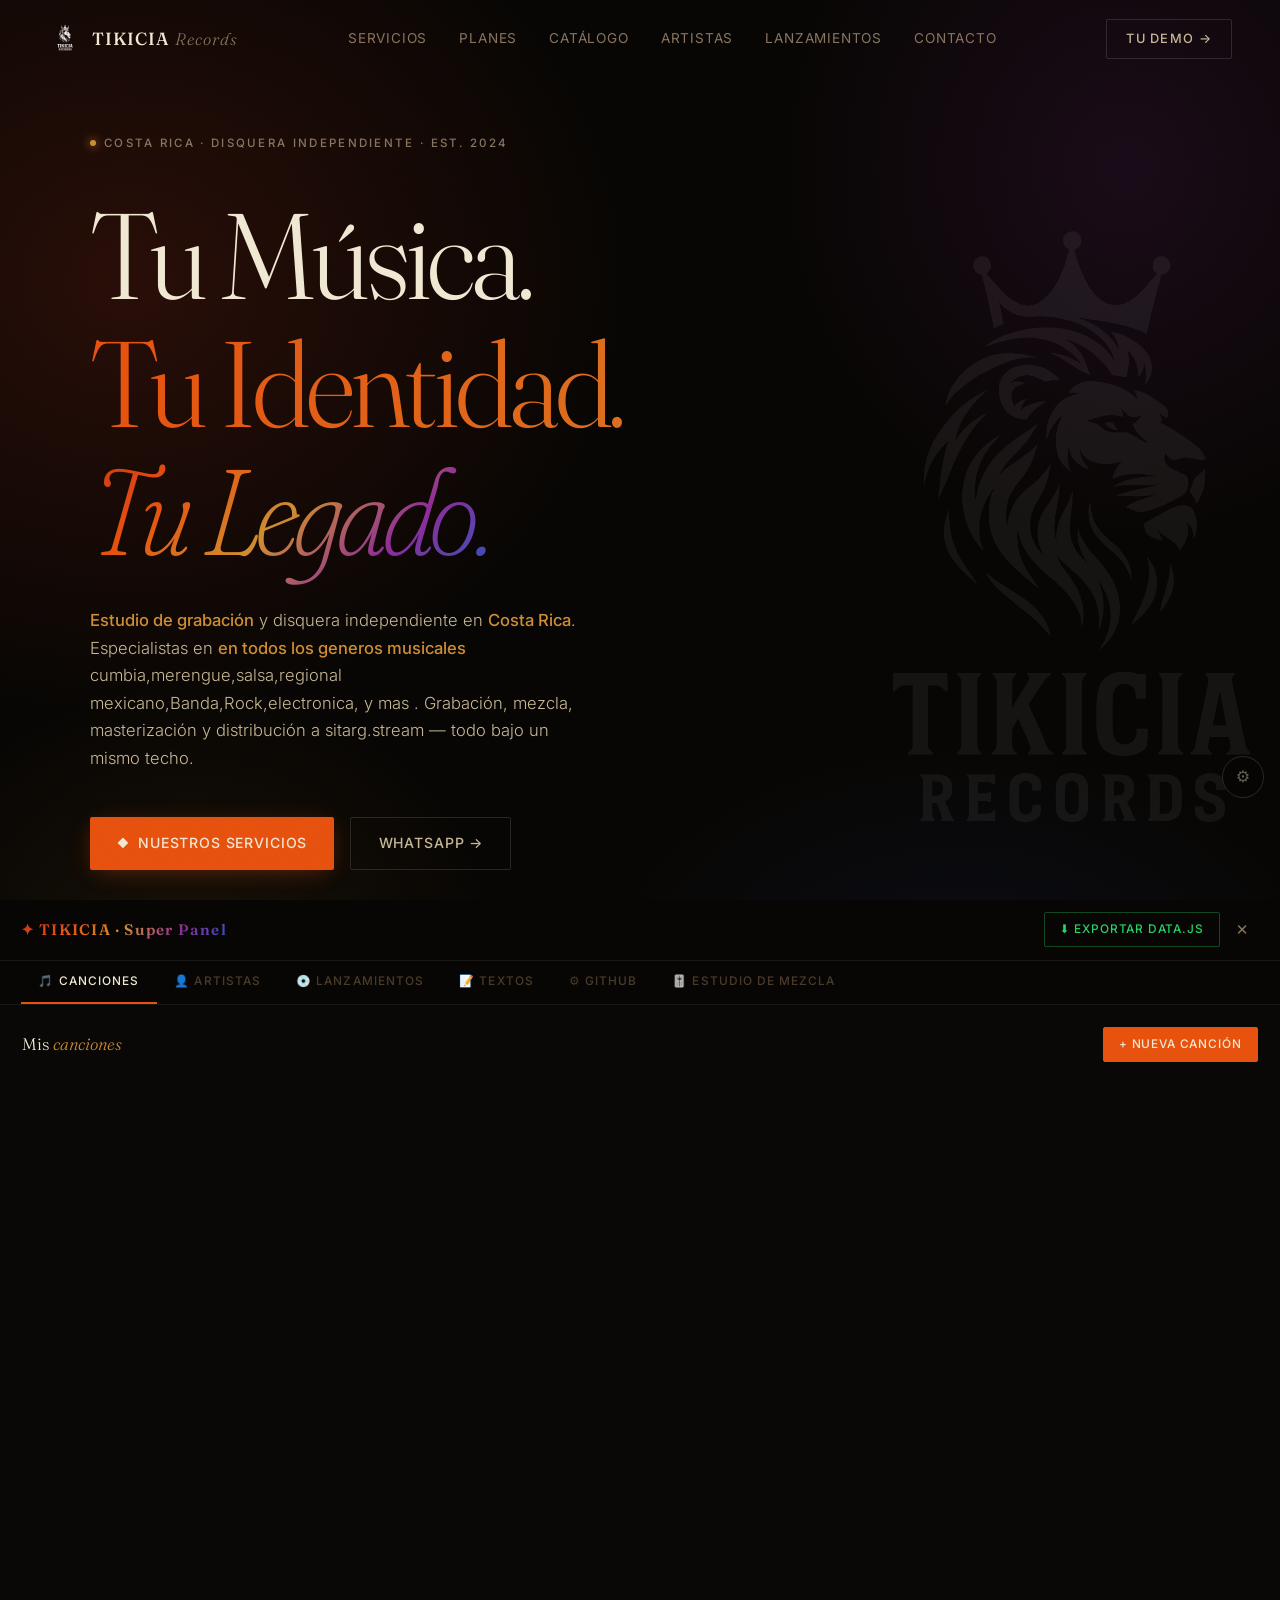
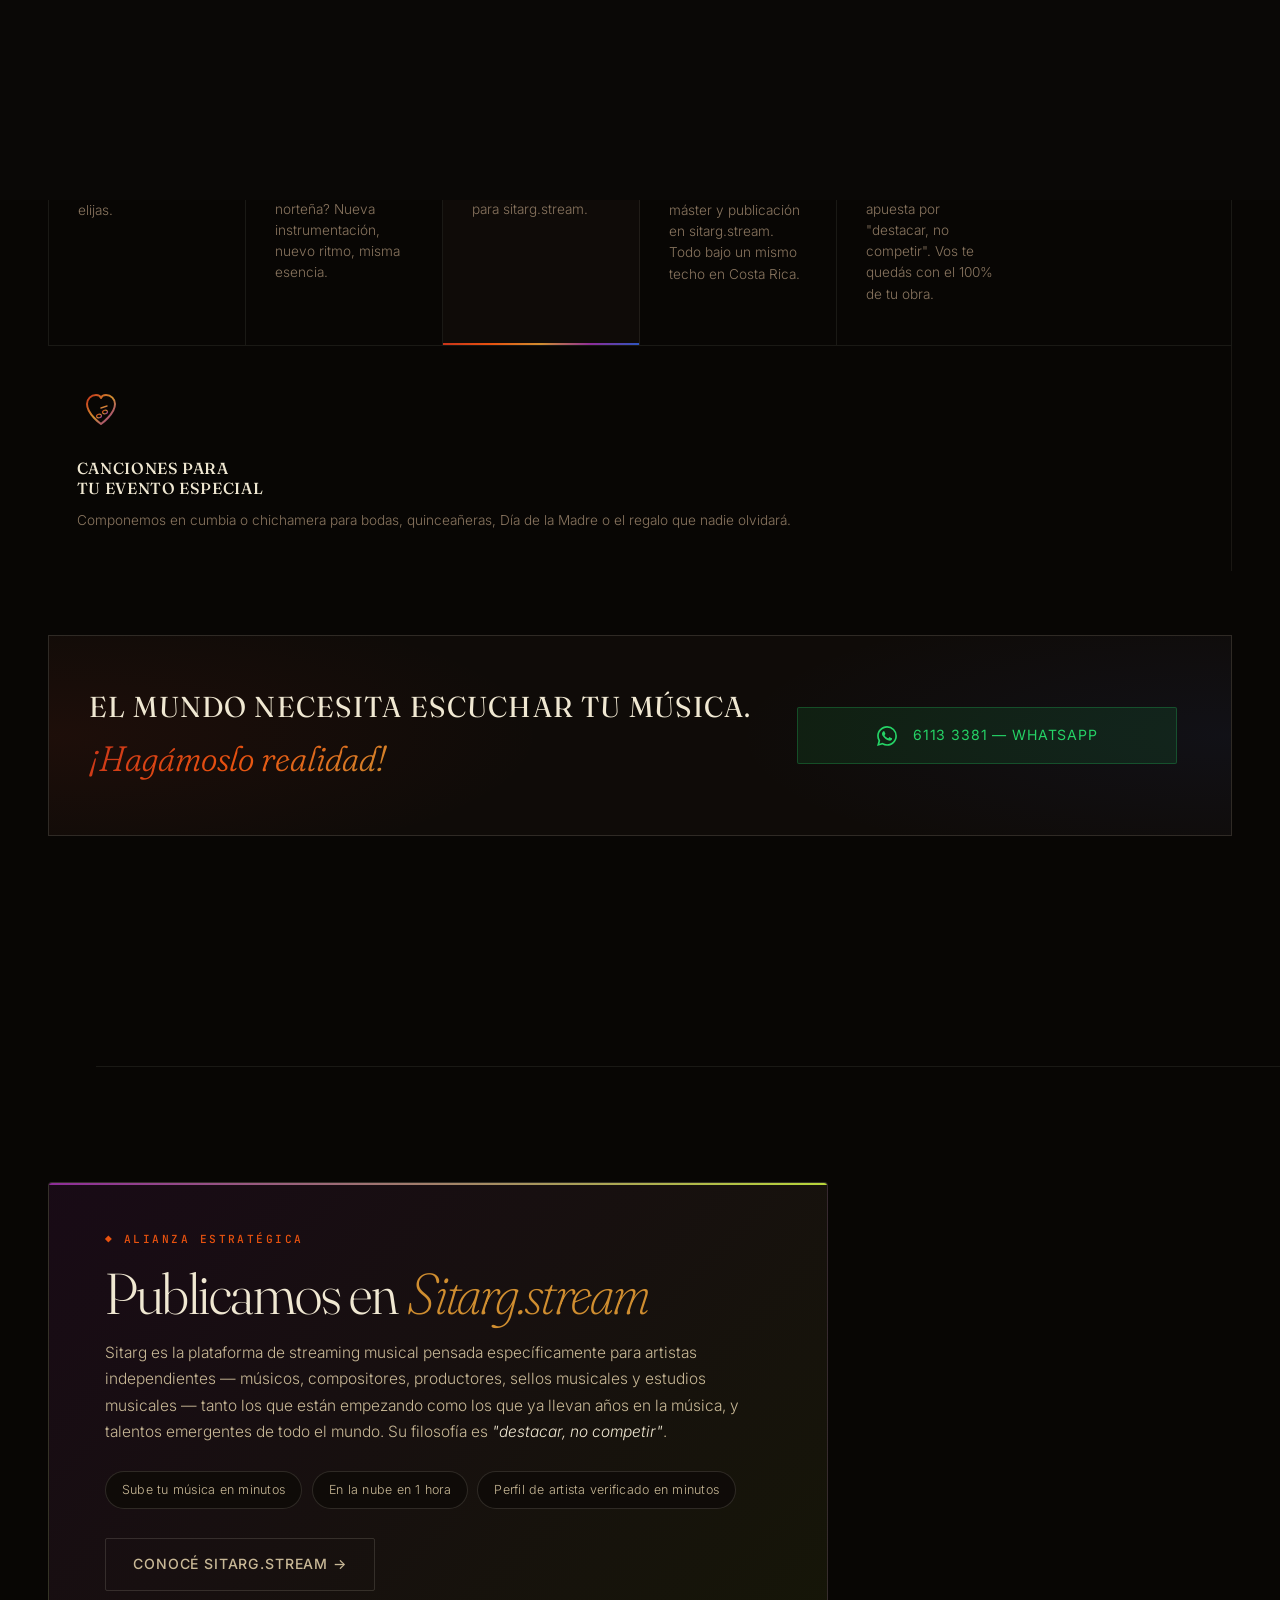
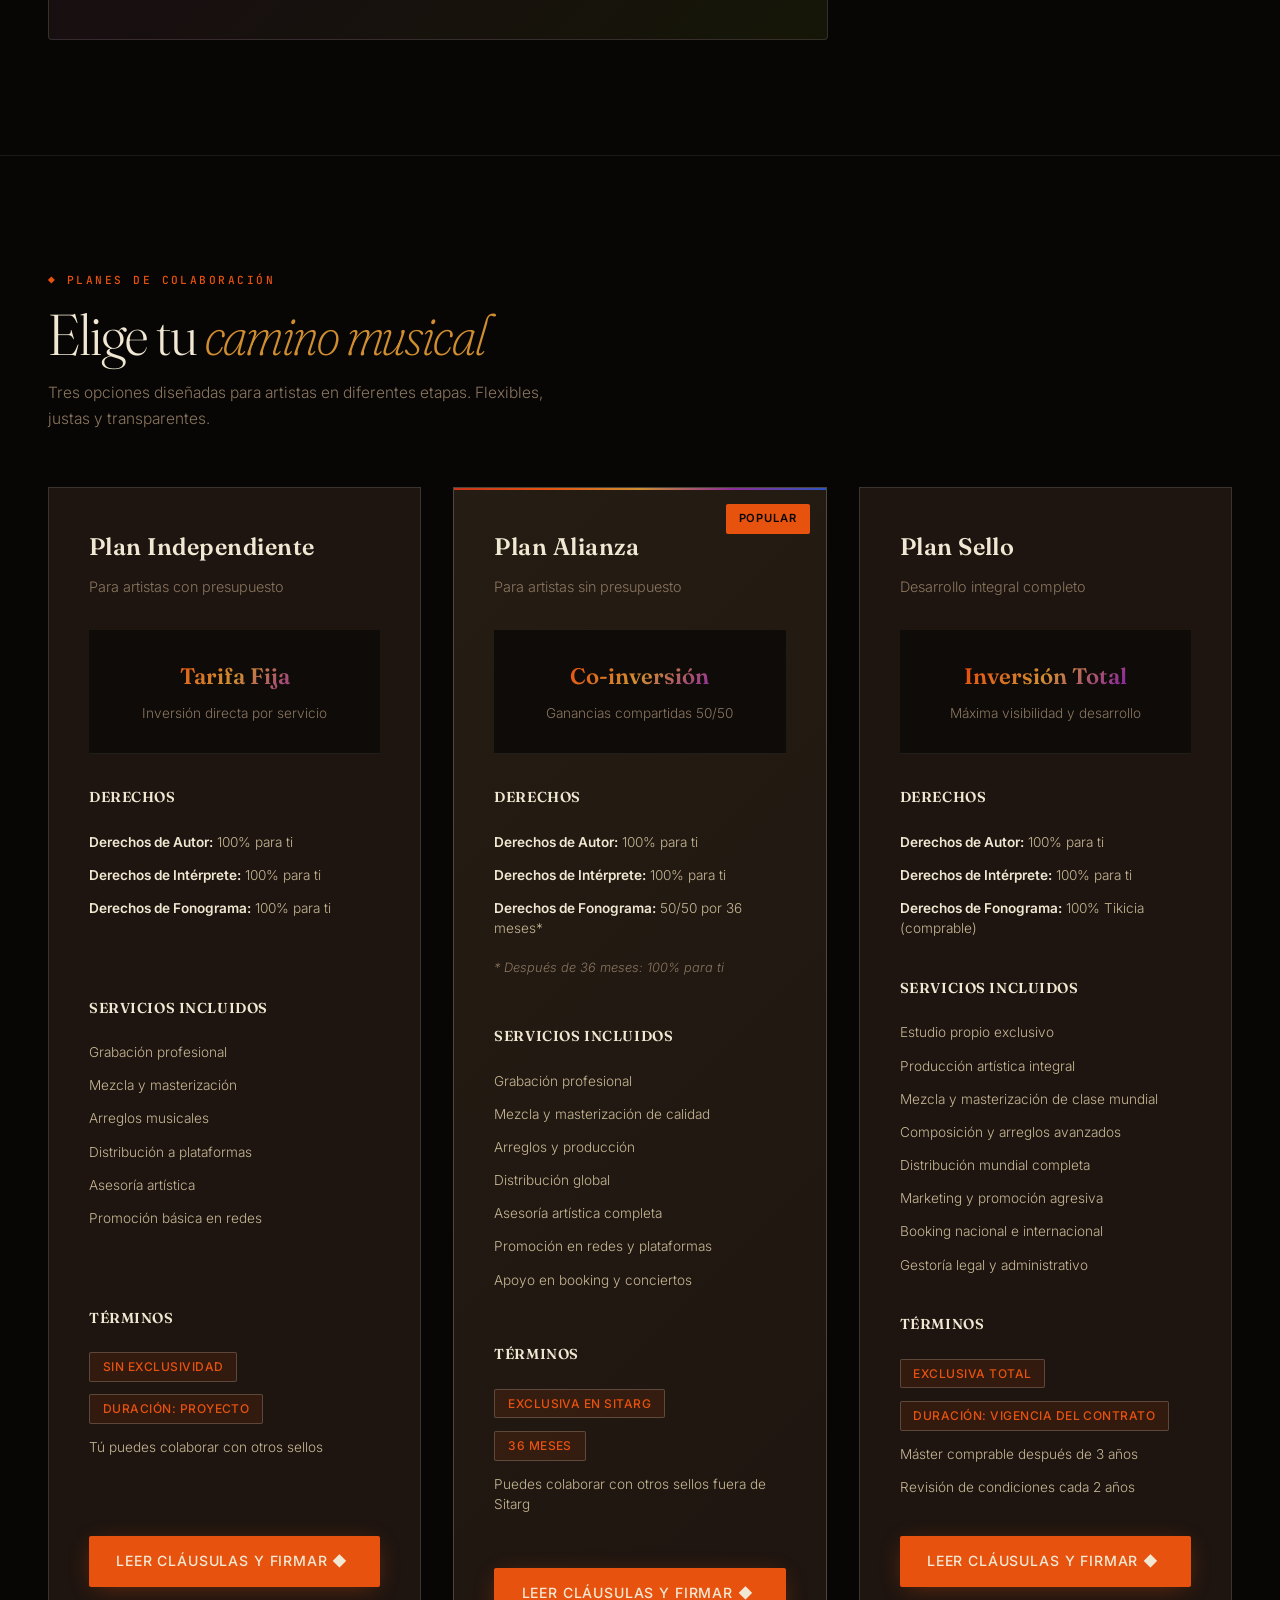
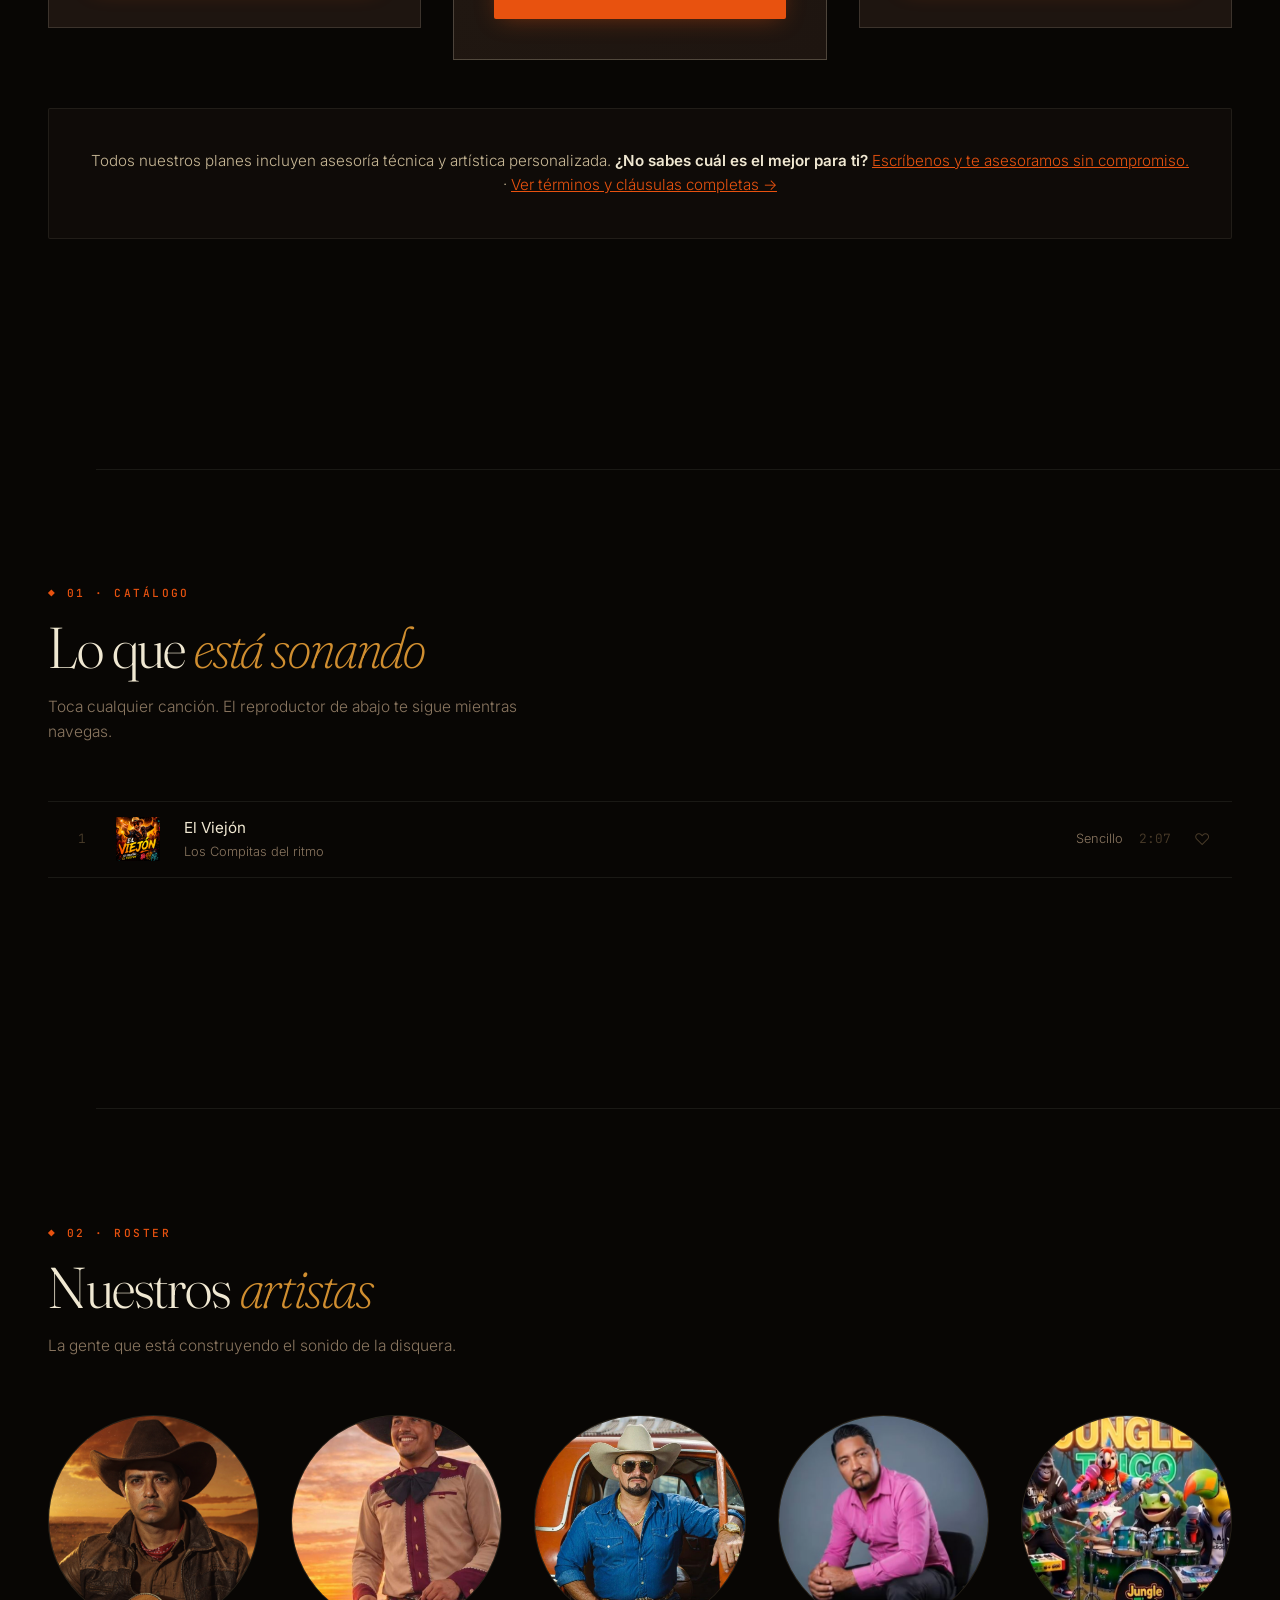
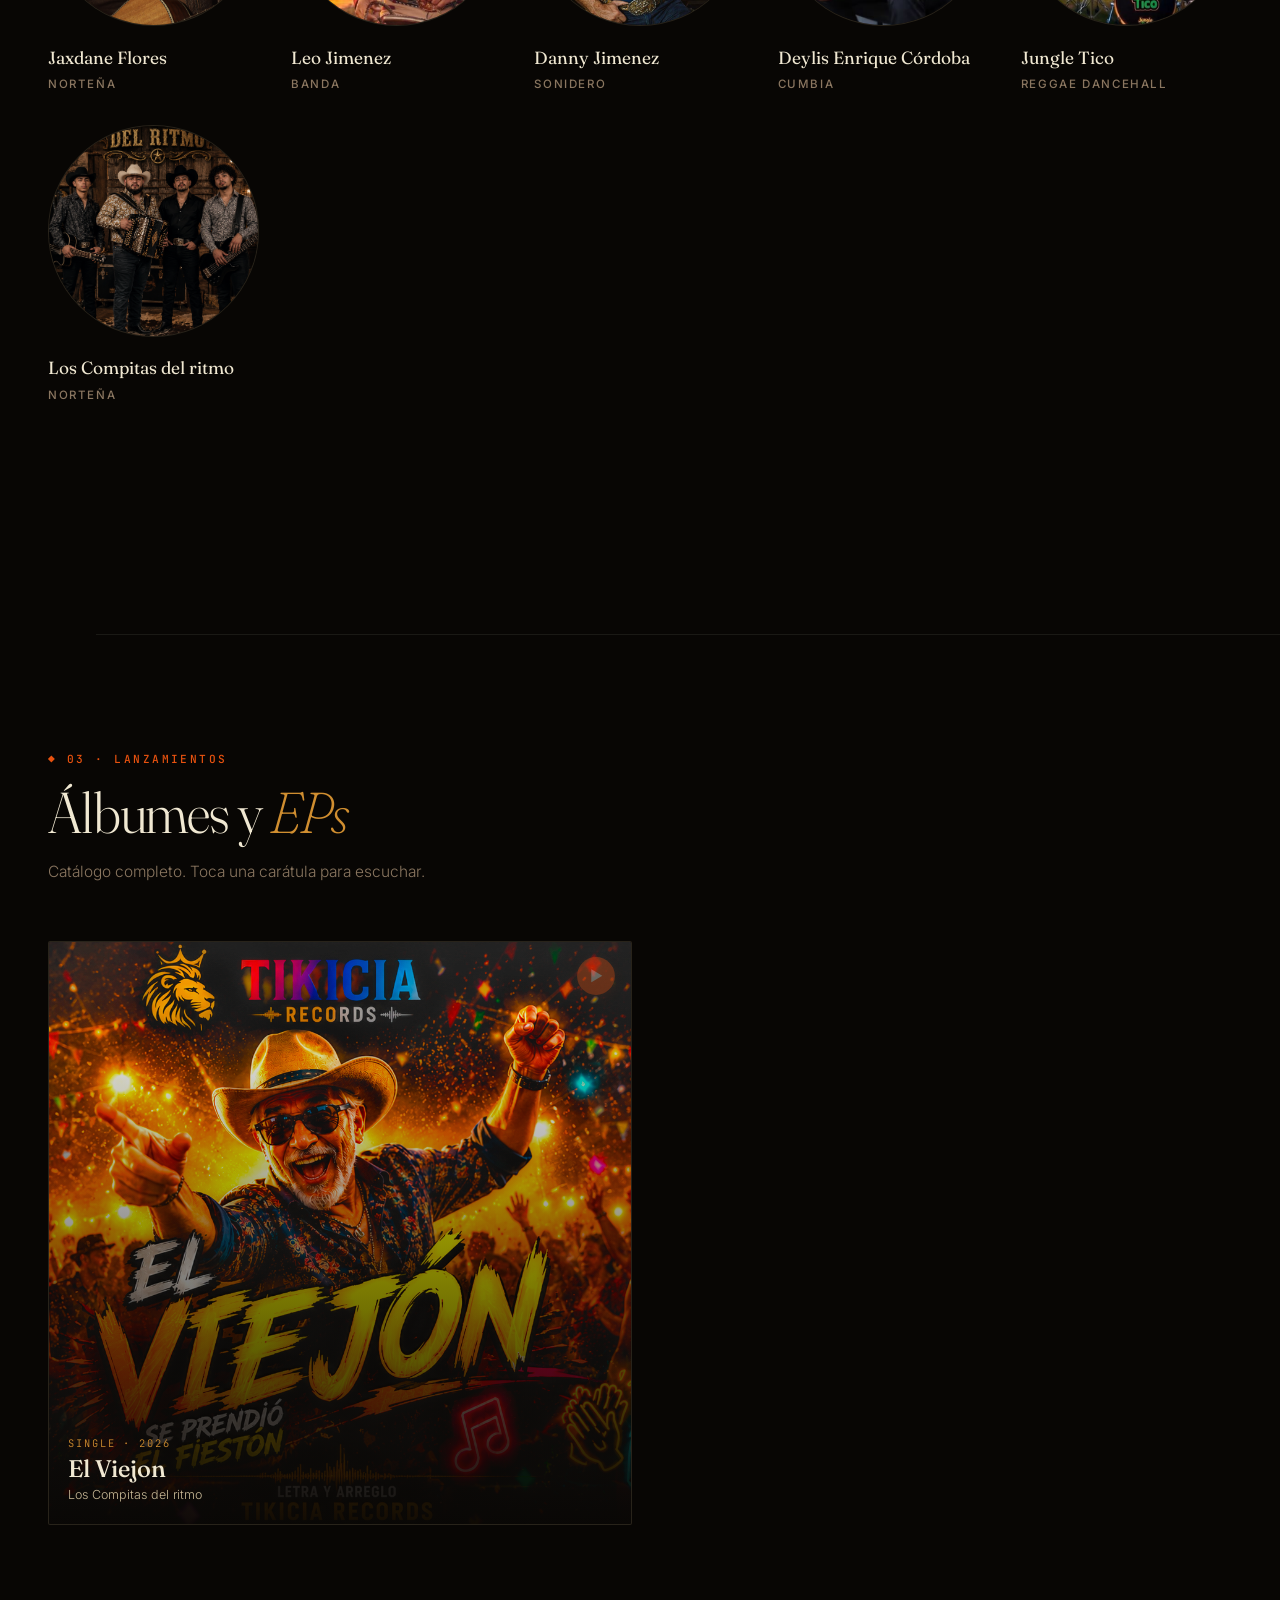
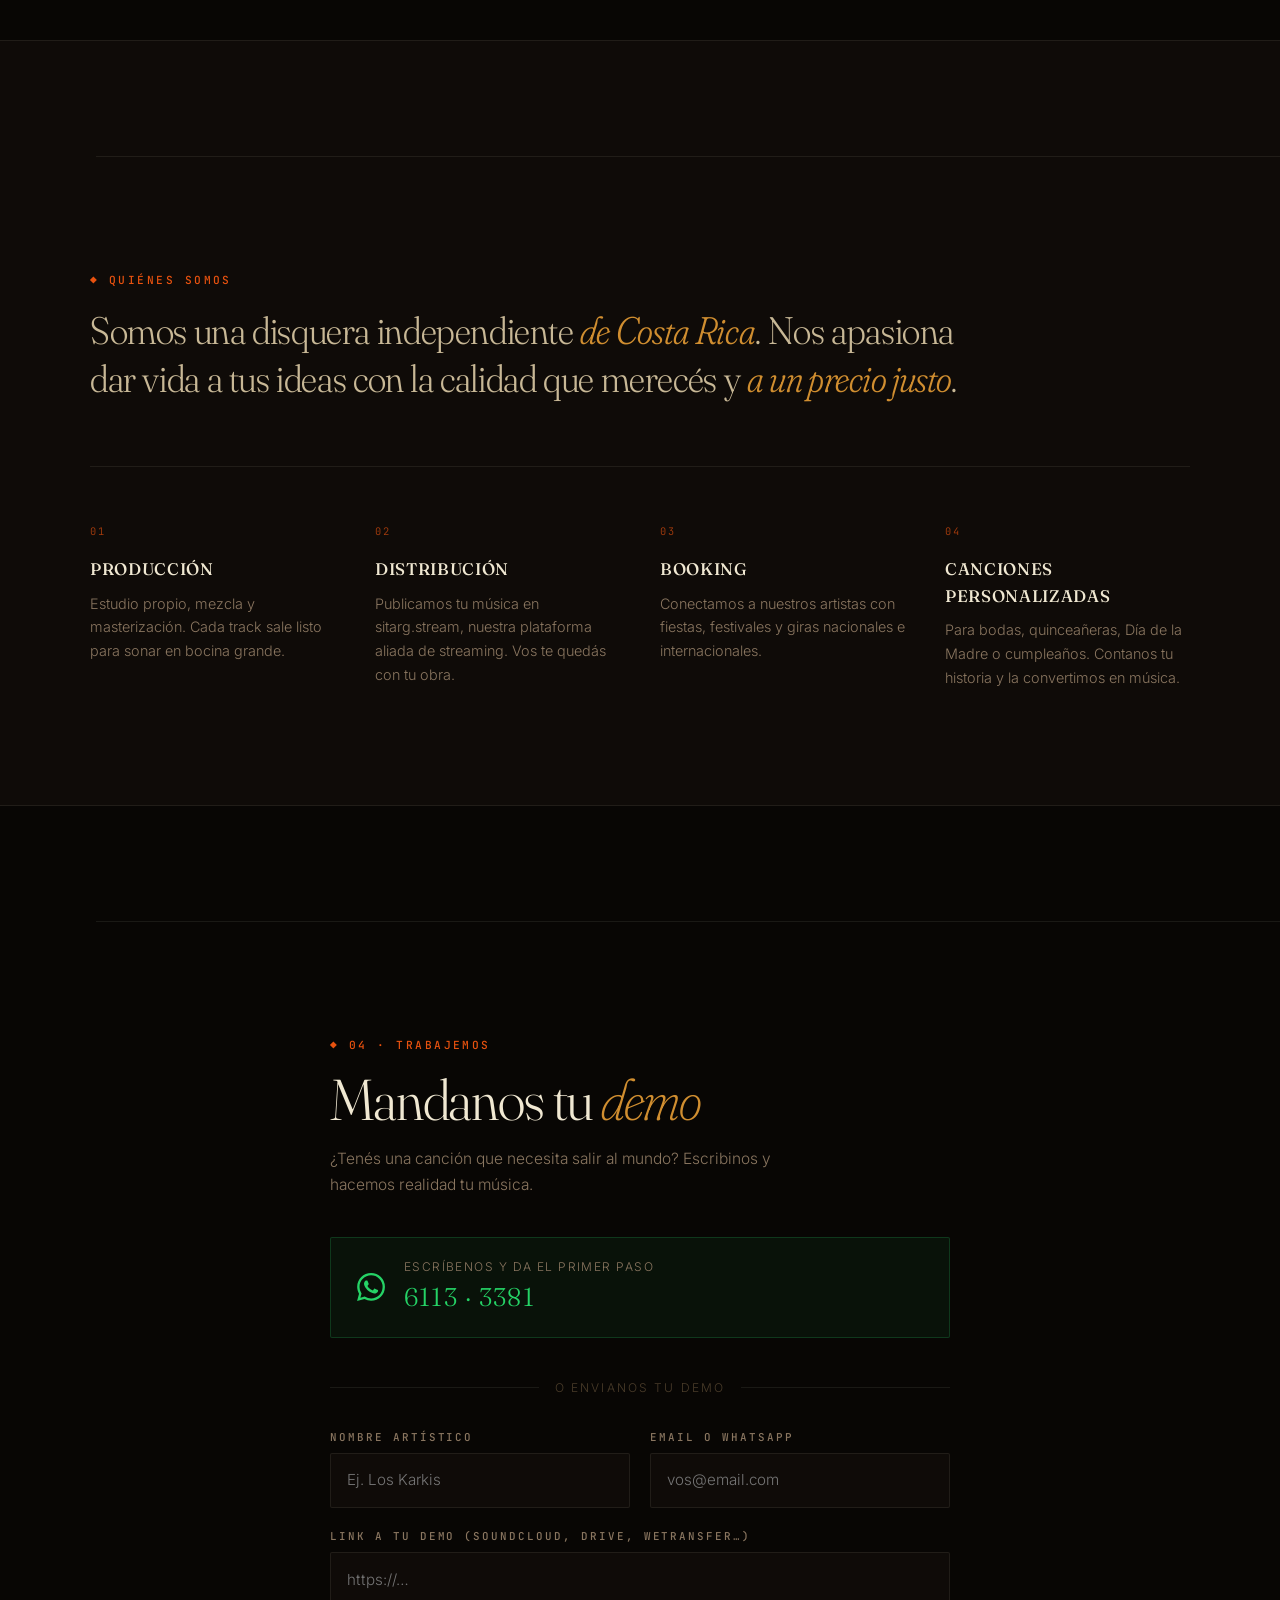
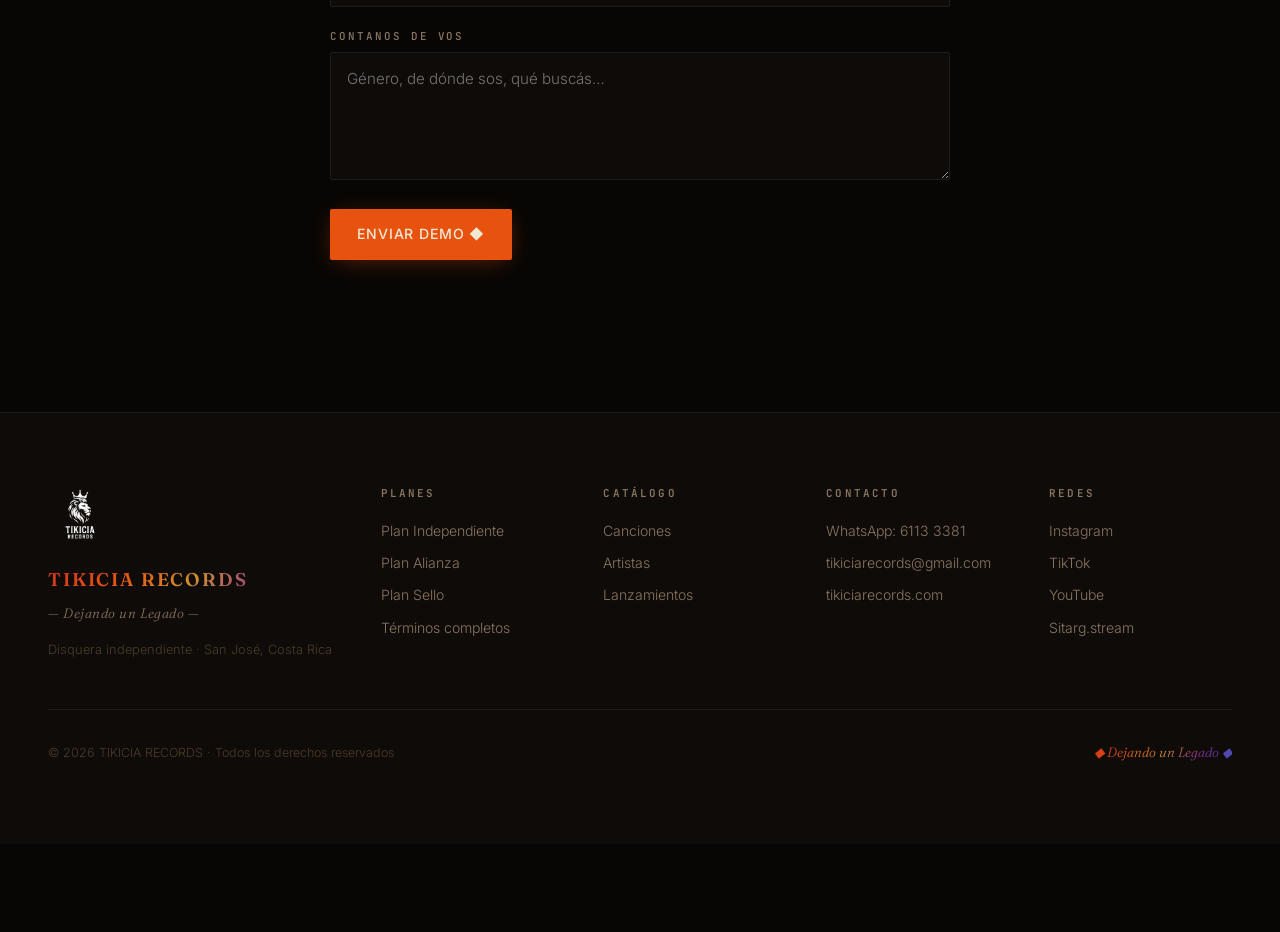
<file: index.html>
<!DOCTYPE html>
<html lang="es">
<head>
<meta charset="UTF-8" />
<meta name="viewport" content="width=device-width, initial-scale=1.0" />
<meta name="theme-color" content="#080604" />
<link rel="icon" href="assets/img/logo 1.png" type="image/png">
<link rel="apple-touch-icon" href="assets/img/logo 1.png">

<!-- ── SEO primario ── -->
<title>TIKICIA RECORDS · Estudio de Grabación en Costa Rica | Cumbia & Chichamera</title>
<meta name="description" content="Disquera independiente y estudio de grabación en Costa Rica. Especialistas en cumbia, chichamera y música fiestera tica. Grabación, mezcla, masterización y distribución a sitarg.stream. Grabá tu canción con nosotros.">
<meta name="keywords" content="estudio grabación Costa Rica, producción musical Costa Rica, cumbia Costa Rica, chichamera, música fiestera, grabar canción San José, mezcla masterización Costa Rica, distribución digital sitarg.stream Costa Rica, disquera independiente Costa Rica, canción personalizada boda quinceañera Costa Rica, arreglos musicales, cambio género musical">
<meta name="robots" content="index, follow">
<meta name="author" content="Tikicia Records">
<meta name="geo.region" content="CR">
<meta name="geo.placename" content="Costa Rica">
<link rel="canonical" href="https://grafitico.github.io/tikicia-records/">

<!-- ── Open Graph ── -->
<meta property="og:type" content="website">
<meta property="og:locale" content="es_CR">
<meta property="og:site_name" content="Tikicia Records">
<meta property="og:url" content="https://grafitico.github.io/tikicia-records/">
<meta property="og:title" content="TIKICIA RECORDS · Estudio de Grabación en Costa Rica | Cumbia & Chichamera">
<meta property="og:description" content="Disquera independiente en Costa Rica. Especialistas en cumbia, chichamera y música fiestera tica. Grabación, mezcla, masterización y distribución en sitarg.stream.">
<meta property="og:image" content="https://grafitico.github.io/tikicia-records/assets/img/logo 1.png">
<meta property="og:image:width" content="1200">
<meta property="og:image:height" content="630">
<meta property="og:image:alt" content="Tikicia Records — Disquera independiente de Costa Rica">

<!-- ── Twitter Card ── -->
<meta name="twitter:card" content="summary_large_image">
<meta name="twitter:title" content="TIKICIA RECORDS · Estudio de Grabación Costa Rica">
<meta name="twitter:description" content="Especialistas en cumbia, chichamera y música fiestera tica. Grabación, mezcla, masterización y distribución digital a sitarg.stream.">
<meta name="twitter:image" content="https://grafitico.github.io/tikicia-records/assets/img/logo 1.png">

<!-- ── Schema.org JSON-LD ── -->
<script type="application/ld+json">
{
  "@context": "https://schema.org",
  "@graph": [
    {
      "@type": ["LocalBusiness", "MusicGroup"],
      "@id": "https://grafitico.github.io/tikicia-records/#business",
      "name": "Tikicia Records",
      "alternateName": "Tikicia Records CR",
      "description": "Disquera independiente y estudio de grabación en Costa Rica. Especialistas en cumbia, chichamera y música fiestera tica.",
      "url": "https://grafitico.github.io/tikicia-records/",
      "logo": "https://grafitico.github.io/tikicia-records/assets/img/logo 1.png",
      "image": "https://grafitico.github.io/tikicia-records/assets/img/logo 1.png",
      "telephone": "+50661133381",
      "priceRange": "$$",
      "foundingDate": "2024",
      "address": {
        "@type": "PostalAddress",
        "addressCountry": "CR",
        "addressRegion": "San José",
        "addressLocality": "Costa Rica"
      },
      "areaServed": { "@type": "Country", "name": "Costa Rica" },
      "genre": ["Cumbia", "Chichamera", "Música Fiestera", "Tropical", "Norteño", "Sonidero"],
      "knowsAbout": [
        "Producción musical Costa Rica",
        "Grabación de música",
        "Mezcla y masterización",
        "Composición musical",
        "Cumbia costarricense",
        "Chichamera",
        "Música fiestera",
        "Distribución digital en Sitarg.stream"
      ],
      "hasOfferCatalog": {
        "@type": "OfferCatalog",
        "name": "Servicios de Producción Musical en Costa Rica",
        "itemListElement": [
          { "@type": "Offer", "itemOffered": { "@type": "Service", "name": "Composición Musical Original", "description": "Composición de canciones originales en cumbia, chichamera, norteña y géneros tropicales costarricenses. Canciones personalizadas para bodas, quinceañeras y Día de la Madre." } },
          { "@type": "Offer", "itemOffered": { "@type": "Service", "name": "Arreglos y Cambio de Género Musical", "description": "Arreglos musicales y conversión de canciones entre géneros: cumbia, chichamera, norteña, sonidero y tropical costarricense." } },
          { "@type": "Offer", "itemOffered": { "@type": "Service", "name": "Grabación, Mezcla y Masterización", "description": "Grabación profesional en estudio en San José, Costa Rica. Mezcla y masterización lista para sitarg.stream." } },
          { "@type": "Offer", "itemOffered": { "@type": "Service", "name": "Producción Musical Completa Costa Rica", "description": "Producción musical completa desde la idea hasta el lanzamiento: composición, grabación, mezcla, masterización y distribución en sitarg.stream." } },
          { "@type": "Offer", "itemOffered": { "@type": "Service", "name": "Distribución en Sitarg.stream", "description": "Publicamos tu música en sitarg.stream, la plataforma de streaming aliada de Tikicia Records para artistas independientes. El artista retiene el 100% de sus derechos." } },
          { "@type": "Offer", "itemOffered": { "@type": "Service", "name": "Canciones Personalizadas para Eventos", "description": "Canciones originales en cumbia o chichamera para bodas, quinceañeras, Día de la Madre y eventos especiales en Costa Rica." } }
        ]
      },
      "contactPoint": {
        "@type": "ContactPoint",
        "telephone": "+50661133381",
        "contactType": "customer service",
        "availableLanguage": "Spanish"
      }
    }
  ]
}
</script>

<!-- Fonts -->
<link rel="preconnect" href="https://fonts.googleapis.com">
<link rel="preconnect" href="https://fonts.gstatic.com" crossorigin>
<link href="https://fonts.googleapis.com/css2?family=Fraunces:ital,opsz,wght,SOFT@0,9..144,200..900,0..100;1,9..144,200..900,0..100&family=Inter:wght@300;400;500;600&family=JetBrains+Mono:wght@400;500&display=swap" rel="stylesheet">

<link rel="stylesheet" href="styles.css?v=20260913a">
<link rel="preconnect" href="https://api.github.com">
</head>
<body>

<!-- ============================================================
     SPLASH
============================================================ -->
<div class="splash" id="splash">
  <div class="splash-inner">
    <div class="splash-logo-wrap">
      <img src="assets/img/logo 1.png" alt="TIKICIA RECORDS" class="splash-logo-img"
           onerror="this.style.display='none';this.nextElementSibling.style.display='flex'">
      <div class="splash-logo-svg" style="display:none">
        <svg viewBox="0 0 80 80" xmlns="http://www.w3.org/2000/svg" width="80" height="80">
          <defs>
            <linearGradient id="splashGrad" x1="0" y1="0" x2="0" y2="1">
              <stop offset="0%"   stop-color="#c8341a"/>
              <stop offset="30%"  stop-color="#e8820f"/>
              <stop offset="60%"  stop-color="#d08e30"/>
              <stop offset="85%"  stop-color="#8e2d9a"/>
              <stop offset="100%" stop-color="#2c56c0"/>
            </linearGradient>
          </defs>
          <text x="40" y="64" text-anchor="middle" font-size="70" fill="url(#splashGrad)">♛</text>
        </svg>
      </div>
    </div>
    <div class="splash-wordmark">
      <span class="splash-tikicia">TIKICIA</span>
      <span class="splash-records">RECORDS</span>
    </div>
    <span class="splash-tagline">— Dejando un Legado —</span>
    <div class="splash-bar"><span></span></div>
  </div>
</div>

<!-- ============================================================
     NAV
============================================================ -->
<header class="nav" id="nav">
  <a href="#" class="nav-brand">
    <img src="assets/img/logo 1.png" alt="TIKICIA" class="nav-logo-img"
         onerror="this.style.display='none';this.nextElementSibling.style.display='inline'">
    <span class="nav-logo-fallback" style="display:none">♛</span>
    <span class="nav-name">TIKICIA <em>Records</em></span>
  </a>
  <nav class="nav-links">
    <a href="#servicios">Servicios</a>
    <a href="#planes">Planes</a>
    <a href="#catalogo">Catálogo</a>
    <a href="#artistas">Artistas</a>
    <a href="#releases">Lanzamientos</a>
    <a href="#contacto">Contacto</a>
  </nav>
  <a href="#contacto" class="nav-cta">Tu Demo →</a>
  <button class="nav-hamburger" id="navHamburger" aria-label="Abrir menú" aria-expanded="false">
    <span></span><span></span><span></span>
  </button>
</header>

<!-- Mobile nav overlay -->
<div class="nav-mobile" id="navMobile" aria-hidden="true">
  <nav class="nav-mobile-links">
    <a href="#servicios">Servicios</a>
    <a href="#planes">Planes</a>
    <a href="#catalogo">Catálogo</a>
    <a href="#artistas">Artistas</a>
    <a href="#releases">Lanzamientos</a>
    <a href="#contacto">Contacto</a>
  </nav>
  <a href="#contacto" class="btn btn-primary nav-mobile-cta">Tu Demo →</a>
</div>

<!-- ============================================================
     HERO
============================================================ -->
<section class="hero">
  <div class="hero-grain"></div>
  <div class="hero-glow"></div>

  <div class="hero-inner">
    <div class="hero-meta reveal-line">
      <span class="dot"></span>
      <span data-ck="hero.kicker">Costa Rica · Disquera Independiente · Est. 2024</span>
    </div>

    <h1 class="hero-title">
      <span class="reveal-line" data-ck="hero.title1">Tu Música.</span>
      <span class="reveal-line hero-line-2" data-ck="hero.title2">Tu Historia.</span>
      <span class="reveal-line hero-line-3" data-ck="hero.title3"><em>Nuestro Trabajo.</em></span>
    </h1>

    <p class="hero-sub reveal-line" data-ck="hero.sub">
      <strong>Estudio de grabación</strong> y disquera independiente en <strong>Costa Rica</strong>.
      Especialistas en <strong>cumbia, chichamera</strong> y música fiestera tica.
      Grabación, mezcla, masterización y distribución a sitarg.stream — todo bajo un mismo techo.
    </p>

    <div class="hero-actions reveal-line">
      <a href="#servicios" class="btn btn-primary">
        <span class="btn-icon">◆</span>
        <span data-ck="hero.ctaPrimary">Nuestros servicios</span>
      </a>
      <a href="#contacto" class="btn btn-ghost">
        <span data-ck="hero.ctaSecondary">WhatsApp →</span>
      </a>
    </div>

    <div class="hero-stats reveal-line">
      <div class="stat">
        <span class="stat-num" data-count-to="12">0</span>
        <span class="stat-label">Artistas</span>
      </div>
      <div class="stat-divider">◆</div>
      <div class="stat">
        <span class="stat-num" data-count-to="48">0</span>
        <span class="stat-label">Lanzamientos</span>
      </div>
      <div class="stat-divider">◆</div>
      <div class="stat">
        <span class="stat-num" data-count-to="2.4">0</span>
        <span class="stat-label">M Streams</span>
      </div>
    </div>
  </div>

  <!-- Hero logo decoration (large, faded) -->
  <div class="hero-deco-logo" aria-hidden="true">
    <img src="assets/img/logo 1.png" alt=""
         onerror="this.style.display='none'">
  </div>

  <div class="hero-scroll-hint">
    <span class="scroll-line"></span>
    <span>Desliza</span>
  </div>
</section>

<!-- ============================================================
     MARQUEE
============================================================ -->
<div class="marquee" aria-hidden="true">
  <div class="marquee-track">
    <span>◆ NORTEÑO</span><span>◆ CUMBIA</span><span>◆ REGGAE</span>
    <span>◆ ELECTRÓNICA</span><span>◆ ROCK</span><span>◆ BACHATA</span>
    <span>◆ MERENGUE</span><span>◆ SALSA</span><span>◆ BANDA</span>
    <span>◆ DURANGUENSE</span><span>◆ RANCHERA</span><span>◆ MARIACHEÑO</span>
    <span>◆ TRAP</span>
    <span>◆ NORTEÑO</span><span>◆ CUMBIA</span><span>◆ REGGAE</span>
    <span>◆ ELECTRÓNICA</span><span>◆ ROCK</span><span>◆ BACHATA</span>
    <span>◆ MERENGUE</span><span>◆ SALSA</span><span>◆ BANDA</span>
    <span>◆ DURANGUENSE</span><span>◆ RANCHERA</span><span>◆ MARIACHEÑO</span>
    <span>◆ TRAP</span>
  </div>
</div>

<!-- ============================================================
     SERVICES
============================================================ -->
<section class="section services" id="servicios">
  <div class="section-head">
    <p class="kicker" data-ck="services.kicker">◆ Lo que hacemos</p>
    <h2 class="section-title" data-ck="services.title">Transformamos tu <em>idea en un éxito</em></h2>
    <p class="section-sub" data-ck="services.sub">
      Estudio de grabación en <strong>Costa Rica</strong> especializado en cumbia, chichamera y música fiestera.
      Tanto si estás empezando como si ya tenés camino recorrido, aquí creamos tu identidad musical.
    </p>
  </div>

  <div class="services-grid">
    <div class="service-card io-reveal">
      <div class="service-icon-wrap">
        <svg viewBox="0 0 48 48" fill="none" xmlns="http://www.w3.org/2000/svg" class="service-icon">
          <defs><linearGradient id="sg1" x1="0" y1="0" x2="1" y2="1"><stop stop-color="#c8341a"/><stop offset="1" stop-color="#e8820f"/></linearGradient></defs>
          <rect x="8" y="6" width="22" height="28" rx="3" stroke="url(#sg1)" stroke-width="2"/>
          <line x1="13" y1="14" x2="25" y2="14" stroke="url(#sg1)" stroke-width="2" stroke-linecap="round"/>
          <line x1="13" y1="20" x2="25" y2="20" stroke="url(#sg1)" stroke-width="2" stroke-linecap="round"/>
          <line x1="13" y1="26" x2="20" y2="26" stroke="url(#sg1)" stroke-width="2" stroke-linecap="round"/>
          <circle cx="34" cy="36" r="6" stroke="url(#sg1)" stroke-width="2"/>
          <line x1="34" y1="30" x2="34" y2="24" stroke="url(#sg1)" stroke-width="2" stroke-linecap="round"/>
          <line x1="30" y1="27" x2="34" y2="24" stroke="url(#sg1)" stroke-width="1.5" stroke-linecap="round"/>
        </svg>
      </div>
      <h3 class="service-title" data-ck="services.card1.title">Composición<br>desde cero</h3>
      <p class="service-desc" data-ck="services.card1.desc">Letra y música 100% originales en cumbia, chichamera, norteña o el género que elijas.</p>
    </div>

    <div class="service-card io-reveal">
      <div class="service-icon-wrap">
        <svg viewBox="0 0 48 48" fill="none" xmlns="http://www.w3.org/2000/svg" class="service-icon">
          <defs><linearGradient id="sg2" x1="0" y1="0" x2="1" y2="1"><stop stop-color="#e8820f"/><stop offset="1" stop-color="#d08e30"/></linearGradient></defs>
          <path d="M24 8 C14 8 8 16 8 24 C8 32 14 40 24 40" stroke="url(#sg2)" stroke-width="2" stroke-linecap="round" fill="none"/>
          <path d="M24 8 C34 8 40 16 40 24 C40 32 34 40 24 40" stroke="url(#sg2)" stroke-width="2" stroke-linecap="round" fill="none" stroke-dasharray="4 3"/>
          <polyline points="20,4 24,8 20,12" stroke="url(#sg2)" stroke-width="2" stroke-linecap="round" stroke-linejoin="round" fill="none"/>
          <polyline points="28,36 24,40 28,44" stroke="url(#sg2)" stroke-width="2" stroke-linecap="round" stroke-linejoin="round" fill="none"/>
        </svg>
      </div>
      <h3 class="service-title" data-ck="services.card2.title">Arreglos y<br>cambios de género</h3>
      <p class="service-desc" data-ck="services.card2.desc">¿Querés convertir tu canción a cumbia, chichamera o norteña? Nueva instrumentación, nuevo ritmo, misma esencia.</p>
    </div>

    <div class="service-card io-reveal service-card--featured">
      <div class="service-icon-wrap">
        <svg viewBox="0 0 48 48" fill="none" xmlns="http://www.w3.org/2000/svg" class="service-icon">
          <defs><linearGradient id="sg3" x1="0" y1="0" x2="0" y2="1"><stop stop-color="#d08e30"/><stop offset="1" stop-color="#8e2d9a"/></linearGradient></defs>
          <ellipse cx="24" cy="16" rx="8" ry="12" stroke="url(#sg3)" stroke-width="2"/>
          <path d="M10 28 C10 28 14 36 24 36 C34 36 38 28 38 28" stroke="url(#sg3)" stroke-width="2" stroke-linecap="round" fill="none"/>
          <line x1="24" y1="36" x2="24" y2="42" stroke="url(#sg3)" stroke-width="2" stroke-linecap="round"/>
          <line x1="18" y1="42" x2="30" y2="42" stroke="url(#sg3)" stroke-width="2" stroke-linecap="round"/>
        </svg>
      </div>
      <h3 class="service-title" data-ck="services.card3.title">Grabación,<br>mezcla y máster</h3>
      <p class="service-desc" data-ck="services.card3.desc">Grabación profesional en San José, Costa Rica. Tu canción lista para sitarg.stream.</p>
    </div>

    <div class="service-card io-reveal">
      <div class="service-icon-wrap">
        <svg viewBox="0 0 48 48" fill="none" xmlns="http://www.w3.org/2000/svg" class="service-icon">
          <defs><linearGradient id="sg4" x1="0" y1="0" x2="1" y2="1"><stop stop-color="#8e2d9a"/><stop offset="1" stop-color="#2c56c0"/></linearGradient></defs>
          <line x1="12" y1="36" x2="12" y2="22" stroke="url(#sg4)" stroke-width="2.5" stroke-linecap="round"/>
          <line x1="20" y1="36" x2="20" y2="14" stroke="url(#sg4)" stroke-width="2.5" stroke-linecap="round"/>
          <line x1="28" y1="36" x2="28" y2="20" stroke="url(#sg4)" stroke-width="2.5" stroke-linecap="round"/>
          <line x1="36" y1="36" x2="36" y2="10" stroke="url(#sg4)" stroke-width="2.5" stroke-linecap="round"/>
          <circle cx="12" cy="19" r="3" fill="url(#sg4)"/>
          <circle cx="20" cy="11" r="3" fill="url(#sg4)"/>
          <circle cx="28" cy="17" r="3" fill="url(#sg4)"/>
          <circle cx="36" cy="7" r="3" fill="url(#sg4)"/>
        </svg>
      </div>
      <h3 class="service-title" data-ck="services.card4.title">Producción<br>completa</h3>
      <p class="service-desc" data-ck="services.card4.desc">De la idea al lanzamiento: composición, grabación, mezcla, máster y publicación en sitarg.stream. Todo bajo un mismo techo en Costa Rica.</p>
    </div>

    <div class="service-card io-reveal">
      <div class="service-icon-wrap">
        <svg viewBox="0 0 48 48" fill="none" xmlns="http://www.w3.org/2000/svg" class="service-icon">
          <defs><linearGradient id="sg5" x1="0" y1="0" x2="1" y2="1"><stop stop-color="#2c56c0"/><stop offset="1" stop-color="#c8341a"/></linearGradient></defs>
          <circle cx="24" cy="24" r="16" stroke="url(#sg5)" stroke-width="2"/>
          <ellipse cx="24" cy="24" rx="6" ry="16" stroke="url(#sg5)" stroke-width="1.5"/>
          <line x1="8" y1="18" x2="40" y2="18" stroke="url(#sg5)" stroke-width="1.5"/>
          <line x1="8" y1="30" x2="40" y2="30" stroke="url(#sg5)" stroke-width="1.5"/>
        </svg>
      </div>
      <h3 class="service-title" data-ck="services.card5.title">Alianza<br>con Sitarg.stream</h3>
      <p class="service-desc" data-ck="services.card5.desc">Publicamos tu música en sitarg.stream, la plataforma que apuesta por "destacar, no competir". Vos te quedás con el 100% de tu obra.</p>
    </div>
  </div>

    <!-- 6. Canciones personalizadas para eventos -->
    <div class="service-card io-reveal">
      <div class="service-icon-wrap">
        <svg viewBox="0 0 48 48" fill="none" xmlns="http://www.w3.org/2000/svg" class="service-icon">
          <defs><linearGradient id="sg6" x1="0" y1="0" x2="1" y2="1"><stop stop-color="#c8341a"/><stop offset="0.5" stop-color="#d08e30"/><stop offset="1" stop-color="#8e2d9a"/></linearGradient></defs>
          <!-- Corazón con nota musical -->
          <path d="M24 38 C24 38 10 28 10 18 C10 13 14 9 19 9 C21.5 9 23.5 10.5 24 12 C24.5 10.5 26.5 9 29 9 C34 9 38 13 38 18 C38 28 24 38 24 38Z" stroke="url(#sg6)" stroke-width="2" fill="none" stroke-linejoin="round"/>
          <!-- Nota musical pequeña dentro del corazón -->
          <line x1="24" y1="22" x2="24" y2="30" stroke="url(#sg6)" stroke-width="1.5" stroke-linecap="round"/>
          <line x1="24" y1="22" x2="30" y2="20" stroke="url(#sg6)" stroke-width="1.5" stroke-linecap="round"/>
          <line x1="30" y1="20" x2="30" y2="26" stroke="url(#sg6)" stroke-width="1.5" stroke-linecap="round"/>
          <ellipse cx="22" cy="30" rx="2.5" ry="1.8" stroke="url(#sg6)" stroke-width="1.2" transform="rotate(-15 22 30)"/>
          <ellipse cx="28" cy="26" rx="2.5" ry="1.8" stroke="url(#sg6)" stroke-width="1.2" transform="rotate(-15 28 26)"/>
        </svg>
      </div>
      <h3 class="service-title" data-ck="services.card6.title">Canciones para<br>tu evento especial</h3>
      <p class="service-desc" data-ck="services.card6.desc">Componemos en cumbia o chichamera para bodas, quinceañeras, Día de la Madre o el regalo que nadie olvidará.</p>
    </div>

  <!-- CTA Banner -->
  <div class="services-cta io-reveal">
    <div class="services-cta-text">
      <p class="services-cta-headline" data-ck="services.ctaHeadline">El mundo necesita escuchar tu música.</p>
      <p class="services-cta-sub" data-ck="services.ctaSub"><em>¡Hagámoslo realidad!</em></p>
    </div>
    <a href="https://wa.me/50661133381" target="_blank" rel="noopener" class="btn btn-whatsapp">
      <svg viewBox="0 0 24 24" fill="currentColor" width="20" height="20"><path d="M17.472 14.382c-.297-.149-1.758-.867-2.03-.967-.273-.099-.471-.148-.67.15-.197.297-.767.966-.94 1.164-.173.199-.347.223-.644.075-.297-.15-1.255-.463-2.39-1.475-.883-.788-1.48-1.761-1.653-2.059-.173-.297-.018-.458.13-.606.134-.133.298-.347.446-.52.149-.174.198-.298.298-.497.099-.198.05-.371-.025-.52-.075-.149-.669-1.612-.916-2.207-.242-.579-.487-.5-.669-.51-.173-.008-.371-.01-.57-.01-.198 0-.52.074-.792.372-.272.297-1.04 1.016-1.04 2.479 0 1.462 1.065 2.875 1.213 3.074.149.198 2.096 3.2 5.077 4.487.709.306 1.262.489 1.694.625.712.227 1.36.195 1.871.118.571-.085 1.758-.719 2.006-1.413.248-.694.248-1.289.173-1.413-.074-.124-.272-.198-.57-.347m-5.421 7.403h-.004a9.87 9.87 0 01-5.031-1.378l-.361-.214-3.741.982.998-3.648-.235-.374a9.86 9.86 0 01-1.51-5.26c.001-5.45 4.436-9.884 9.888-9.884 2.64 0 5.122 1.03 6.988 2.898a9.825 9.825 0 012.893 6.994c-.003 5.45-4.437 9.884-9.885 9.884m8.413-18.297A11.815 11.815 0 0012.05 0C5.495 0 .16 5.335.157 11.892c0 2.096.547 4.142 1.588 5.945L.057 24l6.305-1.654a11.882 11.882 0 005.683 1.448h.005c6.554 0 11.89-5.335 11.893-11.893a11.821 11.821 0 00-3.48-8.413Z"/></svg>
      6113 3381 — WhatsApp
    </a>
  </div>
</section>

<!-- ============================================================
     ALIANZA CON SITARG
============================================================ -->
<section class="section sitarg-band" id="sitarg">
  <div class="sitarg-band-inner io-reveal">
    <div class="sitarg-band-text">
      <p class="kicker" data-ck="sitarg.kicker">◆ Alianza estratégica</p>
      <h2 class="section-title" data-ck="sitarg.title">Publicamos en <em>Sitarg.stream</em></h2>
      <p class="sitarg-band-copy" data-ck="sitarg.copy">
        Sitarg es la plataforma de streaming musical pensada específicamente para artistas
        independientes — músicos, compositores, productores, sellos musicales y estudios
        musicales — tanto los que están empezando como los que ya llevan años en la música,
        y talentos emergentes de todo el mundo. Su filosofía es <em>"destacar, no competir"</em>.
      </p>
      <div class="sitarg-chips">
        <span class="sitarg-chip">Sube tu música en minutos</span>
        <span class="sitarg-chip">En la nube en 1 hora</span>
        <span class="sitarg-chip">Perfil de artista verificado en minutos</span>
      </div>
      <a href="https://sitarg.stream" target="_blank" rel="noopener" class="btn btn-ghost">
        Conocé Sitarg.stream →
      </a>
    </div>
  </div>
</section>

<!-- ============================================================
     PLANES Y PRECIOS
============================================================ -->
<section class="section plans" id="planes">
  <div class="section-head">
    <p class="kicker" data-ck="plans.kicker">◆ Planes de colaboración</p>
    <h2 class="section-title" data-ck="plans.title">Elige tu <em>camino musical</em></h2>
    <p class="section-sub" data-ck="plans.sub">
      Tres opciones diseñadas para artistas en diferentes etapas.
      Flexibles, justas y transparentes.
    </p>
  </div>

  <div class="plans-grid">
    <!-- Plan 1: Independiente -->
    <div class="plan-card io-reveal">
      <div class="plan-header">
        <h3 class="plan-name">Plan Independiente</h3>
        <p class="plan-profile">Para artistas con presupuesto</p>
      </div>

      <div class="plan-price">
        <span class="price-tag">Tarifa Fija</span>
        <p class="price-desc">Inversión directa por servicio</p>
      </div>

      <div class="plan-rights">
        <h4>Derechos</h4>
        <ul>
          <li><strong>Derechos de Autor:</strong> 100% para ti</li>
          <li><strong>Derechos de Intérprete:</strong> 100% para ti</li>
          <li><strong>Derechos de Fonograma:</strong> 100% para ti</li>
        </ul>
      </div>

      <div class="plan-features">
        <h4>Servicios incluidos</h4>
        <ul>
          <li>Grabación profesional</li>
          <li>Mezcla y masterización</li>
          <li>Arreglos musicales</li>
          <li>Distribución a plataformas</li>
          <li>Asesoría artística</li>
          <li>Promoción básica en redes</li>
        </ul>
      </div>

      <div class="plan-terms">
        <h4>Términos</h4>
        <ul>
          <li><span class="badge">Sin exclusividad</span></li>
          <li><span class="badge">Duración: Proyecto</span></li>
          <li>Tú puedes colaborar con otros sellos</li>
        </ul>
      </div>

      <a href="planes-artistas.html#independiente" class="btn btn-primary btn-plan">
        Leer cláusulas y firmar ◆
      </a>
    </div>

    <!-- Plan 2: Alianza -->
    <div class="plan-card io-reveal plan-card--featured">
      <div class="plan-tag">Popular</div>
      <div class="plan-header">
        <h3 class="plan-name">Plan Alianza</h3>
        <p class="plan-profile">Para artistas sin presupuesto</p>
      </div>

      <div class="plan-price">
        <span class="price-tag">Co-inversión</span>
        <p class="price-desc">Ganancias compartidas 50/50</p>
      </div>

      <div class="plan-rights">
        <h4>Derechos</h4>
        <ul>
          <li><strong>Derechos de Autor:</strong> 100% para ti</li>
          <li><strong>Derechos de Intérprete:</strong> 100% para ti</li>
          <li><strong>Derechos de Fonograma:</strong> 50/50 por 36 meses*</li>
        </ul>
        <p class="rights-note">* Después de 36 meses: 100% para ti</p>
      </div>

      <div class="plan-features">
        <h4>Servicios incluidos</h4>
        <ul>
          <li>Grabación profesional</li>
          <li>Mezcla y masterización de calidad</li>
          <li>Arreglos y producción</li>
          <li>Distribución global</li>
          <li>Asesoría artística completa</li>
          <li>Promoción en redes y plataformas</li>
          <li>Apoyo en booking y conciertos</li>
        </ul>
      </div>

      <div class="plan-terms">
        <h4>Términos</h4>
        <ul>
          <li><span class="badge">Exclusiva en Sitarg</span></li>
          <li><span class="badge">36 meses</span></li>
          <li>Puedes colaborar con otros sellos fuera de Sitarg</li>
        </ul>
      </div>

      <a href="planes-artistas.html#alianza" class="btn btn-primary btn-plan">
        Leer cláusulas y firmar ◆
      </a>
    </div>

    <!-- Plan 3: Sello -->
    <div class="plan-card io-reveal">
      <div class="plan-header">
        <h3 class="plan-name">Plan Sello</h3>
        <p class="plan-profile">Desarrollo integral completo</p>
      </div>

      <div class="plan-price">
        <span class="price-tag">Inversión Total</span>
        <p class="price-desc">Máxima visibilidad y desarrollo</p>
      </div>

      <div class="plan-rights">
        <h4>Derechos</h4>
        <ul>
          <li><strong>Derechos de Autor:</strong> 100% para ti</li>
          <li><strong>Derechos de Intérprete:</strong> 100% para ti</li>
          <li><strong>Derechos de Fonograma:</strong> 100% Tikicia (comprable)</li>
        </ul>
      </div>

      <div class="plan-features">
        <h4>Servicios incluidos</h4>
        <ul>
          <li>Estudio propio exclusivo</li>
          <li>Producción artística integral</li>
          <li>Mezcla y masterización de clase mundial</li>
          <li>Composición y arreglos avanzados</li>
          <li>Distribución mundial completa</li>
          <li>Marketing y promoción agresiva</li>
          <li>Booking nacional e internacional</li>
          <li>Gestoría legal y administrativo</li>
        </ul>
      </div>

      <div class="plan-terms">
        <h4>Términos</h4>
        <ul>
          <li><span class="badge">Exclusiva total</span></li>
          <li><span class="badge">Duración: Vigencia del contrato</span></li>
          <li>Máster comprable después de 3 años</li>
          <li>Revisión de condiciones cada 2 años</li>
        </ul>
      </div>

      <a href="planes-artistas.html#sello" class="btn btn-primary btn-plan">
        Leer cláusulas y firmar ◆
      </a>
    </div>
  </div>

  <div class="plans-footer io-reveal">
    <p class="plans-note">
      Todos nuestros planes incluyen asesoría técnica y artística personalizada.
      <strong>¿No sabes cuál es el mejor para ti?</strong>
      <a href="https://wa.me/50661133381" target="_blank" rel="noopener">Escríbenos y te asesoramos sin compromiso.</a>
      · <a href="planes-artistas.html">Ver términos y cláusulas completas →</a>
    </p>
  </div>
</section>

<!-- ============================================================
     CATÁLOGO (TRACKS)
============================================================ -->
<section class="section catalog" id="catalogo">
  <div class="section-head">
    <p class="kicker" data-ck="catalog.kicker">◆ 01 · Catálogo</p>
    <h2 class="section-title" data-ck="catalog.title">Lo que <em>está sonando</em></h2>
    <p class="section-sub" data-ck="catalog.sub">Toca cualquier canción. El reproductor de abajo te sigue mientras navegas.</p>
  </div>

  <div class="track-list" id="trackList">
    <!-- Tracks se montan desde JS -->
  </div>
</section>

<!-- ============================================================
     ARTISTAS
============================================================ -->
<section class="section artists" id="artistas">
  <div class="section-head">
    <p class="kicker" data-ck="artists.kicker">◆ 02 · Roster</p>
    <h2 class="section-title" data-ck="artists.title">Nuestros <em>artistas</em></h2>
    <p class="section-sub" data-ck="artists.sub">La gente que está construyendo el sonido de la disquera.</p>
  </div>

  <div class="artist-grid" id="artistGrid">
    <!-- Artistas se montan desde JS -->
  </div>
</section>

<!-- ============================================================
     RELEASES (ÁLBUMES BENTO)
============================================================ -->
<section class="section releases" id="releases">
  <div class="section-head">
    <p class="kicker" data-ck="releases.kicker">◆ 03 · Lanzamientos</p>
    <h2 class="section-title" data-ck="releases.title">Álbumes y <em>EPs</em></h2>
    <p class="section-sub" data-ck="releases.sub">Catálogo completo. Toca una carátula para escuchar.</p>
  </div>

  <div class="release-bento" id="releaseBento">
    <!-- Releases se montan desde JS -->
  </div>
</section>

<!-- ============================================================
     MANIFESTO
============================================================ -->
<section class="section manifesto">
  <div class="manifesto-inner">
    <p class="kicker" data-ck="manifesto.kicker">◆ Quiénes somos</p>
    <h2 class="manifesto-text" data-ck="manifesto.text">
      Somos una disquera independiente <em>de Costa Rica</em>.
      Nos apasiona dar vida a tus ideas con la calidad que merecés
      y <em>a un precio justo</em>.
    </h2>

    <div class="manifesto-grid">
      <div class="manifesto-item io-reveal">
        <div class="manifesto-num">01</div>
        <h4 data-ck="manifesto.item1.title">Producción</h4>
        <p data-ck="manifesto.item1.desc">Estudio propio, mezcla y masterización. Cada track sale listo para sonar en bocina grande.</p>
      </div>
      <div class="manifesto-item io-reveal">
        <div class="manifesto-num">02</div>
        <h4 data-ck="manifesto.item2.title">Distribución</h4>
        <p data-ck="manifesto.item2.desc">Publicamos tu música en sitarg.stream, nuestra plataforma aliada de streaming. Vos te quedás con tu obra.</p>
      </div>
      <div class="manifesto-item io-reveal">
        <div class="manifesto-num">03</div>
        <h4 data-ck="manifesto.item3.title">Booking</h4>
        <p data-ck="manifesto.item3.desc">Conectamos a nuestros artistas con fiestas, festivales y giras nacionales e internacionales.</p>
      </div>
      <div class="manifesto-item io-reveal">
        <div class="manifesto-num">04</div>
        <h4 data-ck="manifesto.item4.title">Canciones personalizadas</h4>
        <p data-ck="manifesto.item4.desc">Para bodas, quinceañeras, Día de la Madre o cumpleaños. Contanos tu historia y la convertimos en música.</p>
      </div>
    </div>
  </div>
</section>

<!-- ============================================================
     CONTACTO
============================================================ -->
<section class="section contact" id="contacto">
  <div class="contact-inner">
    <p class="kicker" data-ck="contact.kicker">◆ 04 · Trabajemos</p>
    <h2 class="section-title" data-ck="contact.title">Mandanos tu <em>demo</em></h2>
    <p class="section-sub" data-ck="contact.sub">¿Tenés una canción que necesita salir al mundo? Escribinos y hacemos realidad tu música.</p>

    <!-- WhatsApp direct -->
    <a href="https://wa.me/50661133381" target="_blank" rel="noopener" class="contact-whatsapp">
      <svg viewBox="0 0 24 24" fill="currentColor" width="28" height="28"><path d="M17.472 14.382c-.297-.149-1.758-.867-2.03-.967-.273-.099-.471-.148-.67.15-.197.297-.767.966-.94 1.164-.173.199-.347.223-.644.075-.297-.15-1.255-.463-2.39-1.475-.883-.788-1.48-1.761-1.653-2.059-.173-.297-.018-.458.13-.606.134-.133.298-.347.446-.52.149-.174.198-.298.298-.497.099-.198.05-.371-.025-.52-.075-.149-.669-1.612-.916-2.207-.242-.579-.487-.5-.669-.51-.173-.008-.371-.01-.57-.01-.198 0-.52.074-.792.372-.272.297-1.04 1.016-1.04 2.479 0 1.462 1.065 2.875 1.213 3.074.149.198 2.096 3.2 5.077 4.487.709.306 1.262.489 1.694.625.712.227 1.36.195 1.871.118.571-.085 1.758-.719 2.006-1.413.248-.694.248-1.289.173-1.413-.074-.124-.272-.198-.57-.347m-5.421 7.403h-.004a9.87 9.87 0 01-5.031-1.378l-.361-.214-3.741.982.998-3.648-.235-.374a9.86 9.86 0 01-1.51-5.26c.001-5.45 4.436-9.884 9.888-9.884 2.64 0 5.122 1.03 6.988 2.898a9.825 9.825 0 012.893 6.994c-.003 5.45-4.437 9.884-9.885 9.884m8.413-18.297A11.815 11.815 0 0012.05 0C5.495 0 .16 5.335.157 11.892c0 2.096.547 4.142 1.588 5.945L.057 24l6.305-1.654a11.882 11.882 0 005.683 1.448h.005c6.554 0 11.89-5.335 11.893-11.893a11.821 11.821 0 00-3.48-8.413Z"/></svg>
      <div>
        <span class="wa-action" data-ck="contact.waAction">Escríbenos y da el primer paso</span>
        <span class="wa-number" data-ck="contact.waNumber">6113 · 3381</span>
      </div>
    </a>

    <div class="contact-divider"><span>o envianos tu demo</span></div>

    <form class="contact-form" id="contactForm" onsubmit="return false;">
      <div class="form-row">
        <label>
          <span>Nombre artístico</span>
          <input type="text" name="name" required placeholder="Ej. Los Karkis" />
        </label>
        <label>
          <span>Email o WhatsApp</span>
          <input type="text" name="contact" required placeholder="vos@email.com" />
        </label>
      </div>
      <label>
        <span>Link a tu demo (SoundCloud, Drive, WeTransfer…)</span>
        <input type="url" name="demo" placeholder="https://…" />
      </label>
      <label>
        <span>Contanos de vos</span>
        <textarea name="message" rows="4" placeholder="Género, de dónde sos, qué buscás…"></textarea>
      </label>
      <button type="submit" class="btn btn-primary form-submit" data-ck="contact.formSubmit">Enviar demo ◆</button>
      <p class="form-note" id="formNote"></p>
    </form>
  </div>
</section>

<!-- ============================================================
     FOOTER
============================================================ -->
<footer class="footer">
  <div class="footer-inner">
    <div class="footer-brand">
      <img src="assets/img/logo 1.png" alt="TIKICIA RECORDS" class="footer-logo"
           onerror="this.style.display='none';this.nextElementSibling.style.display='block'">
      <div class="footer-logo-text" style="display:none">
        <span class="footer-mark">♛</span>
      </div>
      <span class="footer-name">TIKICIA RECORDS</span>
      <p class="footer-slogan" data-ck="footer.slogan">— Dejando un Legado —</p>
      <p class="footer-location" data-ck="footer.location">Disquera independiente · San José, Costa Rica</p>
    </div>

    <div class="footer-links">
      <h5>Planes</h5>
      <a href="#planes">Plan Independiente</a>
      <a href="#planes">Plan Alianza</a>
      <a href="#planes">Plan Sello</a>
      <a href="planes-artistas.html">Términos completos</a>
    </div>
    <div class="footer-links">
      <h5>Catálogo</h5>
      <a href="#catalogo">Canciones</a>
      <a href="#artistas">Artistas</a>
      <a href="#releases">Lanzamientos</a>
    </div>
    <div class="footer-links">
      <h5>Contacto</h5>
      <a href="https://wa.me/50661133381" target="_blank">WhatsApp: 6113 3381</a>
      <a href="mailto:tikiciarecords@gmail.com">tikiciarecords@gmail.com</a>
      <a href="https://www.tikiciarecords.com" target="_blank">tikiciarecords.com</a>
    </div>
    <div class="footer-links">
      <h5>Redes</h5>
      <a href="https://instagram.com/tikiciarecords" target="_blank">Instagram</a>
      <a href="https://tiktok.com/@tikiciarecords" target="_blank">TikTok</a>
      <a href="https://youtube.com/@tikiciarecords" target="_blank">YouTube</a>
      <a href="https://sitarg.stream" target="_blank" rel="noopener">Sitarg.stream</a>
    </div>
  </div>

  <div class="footer-bottom">
    <span data-ck="footer.copy">© 2026 TIKICIA RECORDS · Todos los derechos reservados</span>
    <span class="footer-legacy" data-ck="footer.legacy">◆ Dejando un Legado ◆</span>
  </div>
</footer>

<!-- ============================================================
     MUSIC PLAYER (sticky bottom)
============================================================ -->
<div class="player" id="player" aria-label="Reproductor de música">
  <div class="player-inner">

    <div class="player-info">
      <div class="player-cover" id="playerCover">
        <svg viewBox="0 0 100 100" class="player-cover-default">
          <rect width="100" height="100" fill="#1a1208"/>
          <text x="50" y="62" text-anchor="middle" fill="#d08e30" font-size="44">◆</text>
        </svg>
      </div>
      <div class="player-text">
        <div class="player-title" id="playerTitle">Selecciona una canción</div>
        <div class="player-artist" id="playerArtist">— —</div>
      </div>
      <button class="player-like" id="playerLike" aria-label="Me gusta">
        <svg class="heart-off" viewBox="0 0 24 24" fill="none" stroke="currentColor" stroke-width="1.8" stroke-linecap="round" stroke-linejoin="round" width="18" height="18"><path d="M20.84 4.61a5.5 5.5 0 0 0-7.78 0L12 5.67l-1.06-1.06a5.5 5.5 0 0 0-7.78 7.78l1.06 1.06L12 21.23l7.78-7.78 1.06-1.06a5.5 5.5 0 0 0 0-7.78z"/></svg>
        <svg class="heart-on"  viewBox="0 0 24 24" fill="currentColor" stroke="none" width="18" height="18" style="display:none"><path d="M20.84 4.61a5.5 5.5 0 0 0-7.78 0L12 5.67l-1.06-1.06a5.5 5.5 0 0 0-7.78 7.78l1.06 1.06L12 21.23l7.78-7.78 1.06-1.06a5.5 5.5 0 0 0 0-7.78z"/></svg>
      </button>
    </div>

    <div class="player-controls">
      <div class="player-buttons">
        <button class="ctrl-btn" id="ctrlShuffle" aria-label="Aleatorio">
          <svg viewBox="0 0 24 24" fill="none" stroke="currentColor" stroke-width="1.8" stroke-linecap="round" stroke-linejoin="round"><path d="M16 3h5v5M4 20l17-17"/><path d="M21 16v5h-5M15 15l6 6M4 4l5 5"/></svg>
        </button>
        <button class="ctrl-btn" id="ctrlPrev" aria-label="Anterior">
          <svg viewBox="0 0 24 24" fill="none" stroke="currentColor" stroke-width="1.8" stroke-linecap="round" stroke-linejoin="round"><polygon points="19 20 9 12 19 4 19 20" fill="currentColor" stroke="none"/><line x1="5" y1="19" x2="5" y2="5"/></svg>
        </button>
        <button class="ctrl-btn ctrl-play" id="ctrlPlay" aria-label="Reproducir">
          <span class="play-icon"><svg viewBox="0 0 24 24" fill="currentColor"><polygon points="6 3 20 12 6 21 6 3"/></svg></span>
          <span class="pause-icon"><svg viewBox="0 0 24 24" fill="currentColor"><rect x="6" y="4" width="4" height="16" rx="1"/><rect x="14" y="4" width="4" height="16" rx="1"/></svg></span>
        </button>
        <button class="ctrl-btn" id="ctrlNext" aria-label="Siguiente">
          <svg viewBox="0 0 24 24" fill="none" stroke="currentColor" stroke-width="1.8" stroke-linecap="round" stroke-linejoin="round"><polygon points="5 4 15 12 5 20 5 4" fill="currentColor" stroke="none"/><line x1="19" y1="5" x2="19" y2="19"/></svg>
        </button>
        <button class="ctrl-btn" id="ctrlRepeat" aria-label="Repetir">
          <svg viewBox="0 0 24 24" fill="none" stroke="currentColor" stroke-width="1.8" stroke-linecap="round" stroke-linejoin="round"><polyline points="17 1 21 5 17 9"/><path d="M3 11V9a4 4 0 0 1 4-4h14"/><polyline points="7 23 3 19 7 15"/><path d="M21 13v2a4 4 0 0 1-4 4H3"/></svg>
        </button>
      </div>
      <div class="player-progress">
        <span class="time-current" id="timeCurrent">0:00</span>
        <div class="progress-bar" id="progressBar">
          <div class="progress-bg"></div>
          <div class="progress-fill" id="progressFill"></div>
          <div class="progress-thumb" id="progressThumb"></div>
        </div>
        <span class="time-total" id="timeTotal">0:00</span>
      </div>
    </div>

    <div class="player-extra">
      <button class="ctrl-btn" id="ctrlMute" aria-label="Silenciar">
        <span class="vol-icon-on"><svg viewBox="0 0 24 24" fill="none" stroke="currentColor" stroke-width="1.8" stroke-linecap="round" stroke-linejoin="round"><polygon points="11 5 6 9 2 9 2 15 6 15 11 19 11 5"/><path d="M19.07 4.93a10 10 0 0 1 0 14.14M15.54 8.46a5 5 0 0 1 0 7.07"/></svg></span>
        <span class="vol-icon-off"><svg viewBox="0 0 24 24" fill="none" stroke="currentColor" stroke-width="1.8" stroke-linecap="round" stroke-linejoin="round"><polygon points="11 5 6 9 2 9 2 15 6 15 11 19 11 5"/><line x1="23" y1="9" x2="17" y2="15"/><line x1="17" y1="9" x2="23" y2="15"/></svg></span>
      </button>
      <div class="volume-bar" id="volumeBar">
        <div class="volume-bg"></div>
        <div class="volume-fill" id="volumeFill"></div>
      </div>
    </div>

  </div>
  <audio id="audioElement" preload="metadata"></audio>
</div>

<!-- SCRIPTS -->
<script src="config.js"></script>
<script defer src="data.js?v=20260913a"></script>
<script defer src="content.js?v=20260913a"></script>
<script defer src="main.js?v=20260913a"></script>
<script defer src="panel.js?v=20260913a"></script>

</body>
</html>
</file>
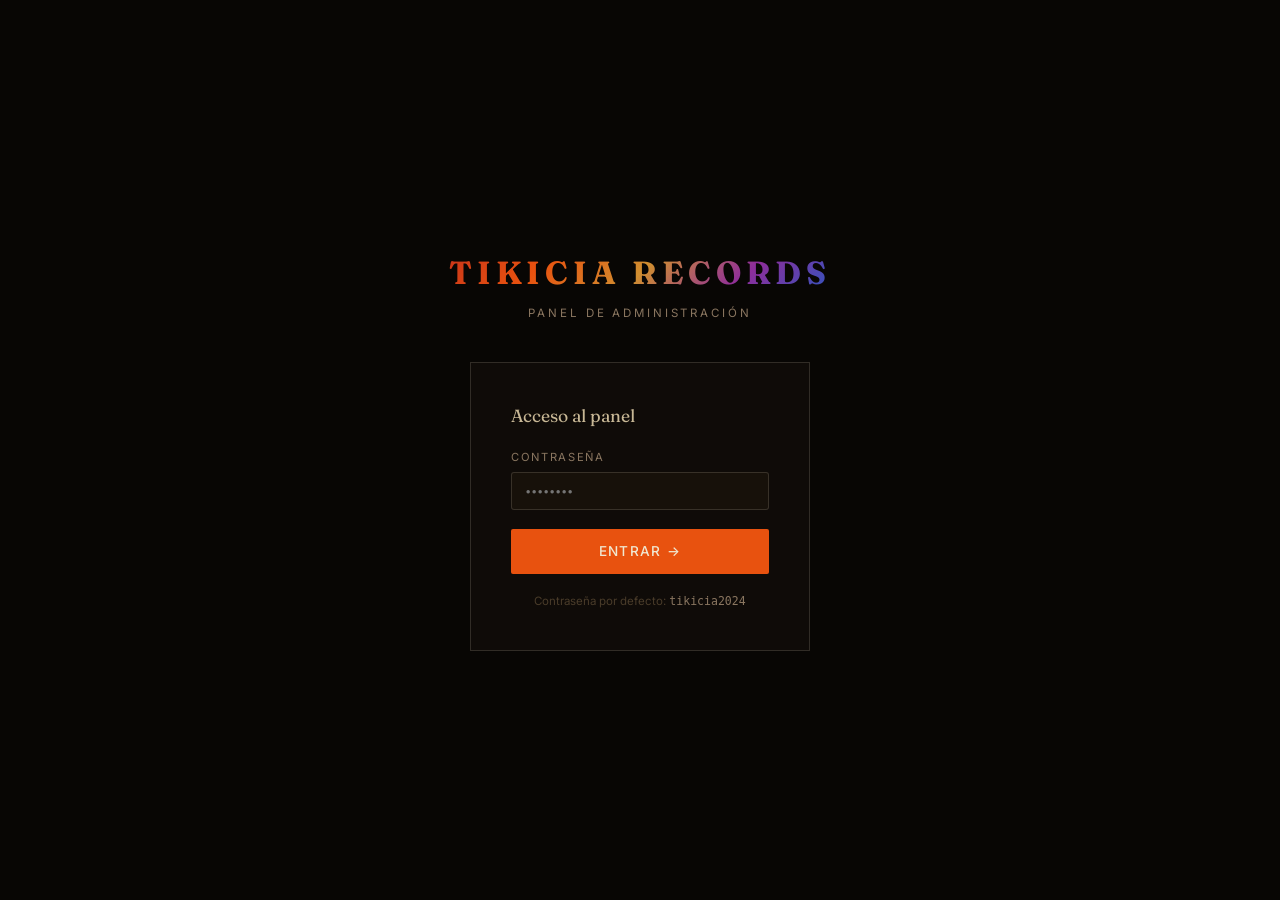
<file: admin.html>
<!DOCTYPE html>
<html lang="es">
<head>
<meta charset="UTF-8"/>
<meta name="viewport" content="width=device-width, initial-scale=1.0"/>
<title>TIKICIA RECORDS · Panel de Canciones</title>
<link rel="preconnect" href="https://fonts.googleapis.com">
<link href="https://fonts.googleapis.com/css2?family=Fraunces:ital,opsz,wght@0,9..144,300..700;1,9..144,300..700&family=Inter:wght@300;400;500;600&family=JetBrains+Mono:wght@400;500&display=swap" rel="stylesheet">
<style>
/* ── Reset & base ── */
*, *::before, *::after { box-sizing: border-box; margin: 0; padding: 0; }
:root {
  --bg:    #080604;
  --bg-2:  #0f0b08;
  --bg-3:  #17110a;
  --bg-4:  #1e1510;
  --ink:   #f0e8d2;
  --ink-2: #c8b896;
  --ink-3: #8a7660;
  --ink-4: #4a3c2a;
  --rule:  rgba(240,232,210,0.09);
  --rule-2:rgba(240,232,210,0.15);
  --accent:     #e8520f;
  --accent-warm:#d08e30;
  --green:  #25d366;
  --red:    #c0392b;
  --blue:   #2c56c0;
  --brand-gradient: linear-gradient(135deg, #c8341a 0%, #e8520f 25%, #d08e30 50%, #8e2d9a 75%, #2c56c0 100%);
  --ease-out: cubic-bezier(0.16, 1, 0.3, 1);
}
body {
  font-family: 'Inter', sans-serif;
  background: var(--bg);
  color: var(--ink);
  font-size: 14px;
  line-height: 1.5;
  -webkit-font-smoothing: antialiased;
  min-height: 100vh;
}
a { color: inherit; text-decoration: none; }
button { font: inherit; cursor: pointer; border: none; background: none; color: inherit; }
input, textarea, select {
  font: inherit;
  background: var(--bg-3);
  border: 1px solid var(--rule-2);
  color: var(--ink);
  border-radius: 3px;
  padding: 0.6rem 0.8rem;
  width: 100%;
  transition: border-color 0.2s, box-shadow 0.2s;
}
input:focus, textarea:focus, select:focus {
  outline: none;
  border-color: var(--accent);
  box-shadow: 0 0 0 3px rgba(232,82,15,0.12);
}
select option { background: var(--bg-3); }
h1,h2,h3,h4,h5 { font-family: 'Fraunces', serif; font-weight: 400; }

/* ── LOGIN ── */
#loginScreen {
  position: fixed; inset: 0;
  background: var(--bg);
  z-index: 999;
  display: flex;
  align-items: center;
  justify-content: center;
  flex-direction: column;
  gap: 1.5rem;
}
.login-logo {
  display: flex;
  flex-direction: column;
  align-items: center;
  gap: 0.5rem;
  margin-bottom: 1rem;
}
.login-logo span:first-child {
  font-family: 'Fraunces', serif;
  font-size: 2rem;
  font-weight: 700;
  background: var(--brand-gradient);
  -webkit-background-clip: text;
  background-clip: text;
  color: transparent;
  letter-spacing: 0.15em;
}
.login-logo span:last-child {
  font-size: 0.72rem;
  color: var(--ink-3);
  text-transform: uppercase;
  letter-spacing: 0.25em;
}
.login-box {
  background: var(--bg-2);
  border: 1px solid var(--rule-2);
  padding: 2.5rem;
  width: 340px;
  display: flex;
  flex-direction: column;
  gap: 1.2rem;
}
.login-box h3 { font-size: 1.1rem; font-weight: 400; color: var(--ink-2); }
.login-box label { font-size: 0.7rem; text-transform: uppercase; letter-spacing: 0.15em; color: var(--ink-3); display: flex; flex-direction: column; gap: 0.4rem; }
.btn-login {
  background: var(--accent);
  color: var(--ink);
  padding: 0.75rem 1.5rem;
  border: none;
  cursor: pointer;
  font: inherit;
  font-size: 0.85rem;
  font-weight: 500;
  text-transform: uppercase;
  letter-spacing: 0.1em;
  transition: background 0.2s;
  border-radius: 2px;
}
.btn-login:hover { background: #c8341a; }
.login-error { font-size: 0.8rem; color: var(--red); display: none; }

/* ── LAYOUT ── */
#app { display: none; flex-direction: column; min-height: 100vh; }
#app.visible { display: flex; }

.topbar {
  display: flex;
  align-items: center;
  justify-content: space-between;
  padding: 0.9rem 2rem;
  border-bottom: 1px solid var(--rule);
  background: var(--bg-2);
  position: sticky;
  top: 0;
  z-index: 50;
}
.topbar-brand {
  display: flex;
  align-items: center;
  gap: 0.8rem;
}
.topbar-brand span:first-child {
  font-family: 'Fraunces', serif;
  font-size: 1.05rem;
  background: var(--brand-gradient);
  -webkit-background-clip: text;
  background-clip: text;
  color: transparent;
  font-weight: 600;
  letter-spacing: 0.08em;
}
.topbar-badge {
  font-size: 0.65rem;
  text-transform: uppercase;
  letter-spacing: 0.15em;
  color: var(--ink-3);
  border: 1px solid var(--rule);
  padding: 0.2rem 0.5rem;
  border-radius: 2px;
}
.topbar-actions { display: flex; gap: 0.7rem; align-items: center; }

/* ── TABS ── */
.tabs {
  display: flex;
  border-bottom: 1px solid var(--rule);
  background: var(--bg-2);
  padding: 0 2rem;
  gap: 0;
}
.tab-btn {
  padding: 0.75rem 1.5rem;
  font-size: 0.8rem;
  font-weight: 500;
  text-transform: uppercase;
  letter-spacing: 0.1em;
  color: var(--ink-3);
  border-bottom: 2px solid transparent;
  transition: color 0.2s, border-color 0.2s;
  background: none;
  border-radius: 0;
  cursor: pointer;
  position: relative;
}
.tab-btn:hover { color: var(--ink-2); }
.tab-btn.active {
  color: var(--accent-warm);
  border-bottom-color: var(--accent-warm);
}
.tab-count {
  display: inline-flex;
  align-items: center;
  justify-content: center;
  background: var(--bg-4);
  border: 1px solid var(--rule);
  font-family: 'JetBrains Mono', monospace;
  font-size: 0.62rem;
  width: 18px; height: 18px;
  border-radius: 50%;
  margin-left: 0.4rem;
  color: var(--ink-3);
}

/* ── MAIN CONTENT ── */
.main {
  flex: 1;
  padding: 2rem;
  max-width: 1200px;
  margin: 0 auto;
  width: 100%;
}

.tab-panel { display: none; }
.tab-panel.active { display: block; }

/* ── SECTION HEADER ── */
.section-toolbar {
  display: flex;
  align-items: center;
  justify-content: space-between;
  margin-bottom: 1.5rem;
  gap: 1rem;
  flex-wrap: wrap;
}
.section-toolbar h2 {
  font-size: 1.3rem;
  font-weight: 300;
  color: var(--ink);
}
.section-toolbar h2 em { font-style: italic; color: var(--accent-warm); }

/* ── BUTTONS ── */
.btn {
  display: inline-flex;
  align-items: center;
  gap: 0.4rem;
  padding: 0.55rem 1.1rem;
  font-size: 0.8rem;
  font-weight: 500;
  letter-spacing: 0.06em;
  text-transform: uppercase;
  border-radius: 2px;
  cursor: pointer;
  border: 1px solid transparent;
  transition: all 0.2s var(--ease-out);
  white-space: nowrap;
}
.btn-primary { background: var(--accent); color: var(--ink); border-color: var(--accent); }
.btn-primary:hover { background: #c8341a; border-color: #c8341a; }
.btn-outline { background: transparent; color: var(--ink-2); border-color: var(--rule-2); }
.btn-outline:hover { border-color: var(--accent-warm); color: var(--ink); }
.btn-danger  { background: transparent; color: var(--red); border-color: rgba(192,57,43,0.3); }
.btn-danger:hover  { background: rgba(192,57,43,0.1); }
.btn-success { background: transparent; color: var(--green); border-color: rgba(37,211,102,0.3); }
.btn-success:hover { background: rgba(37,211,102,0.08); }
.btn-sm { padding: 0.3rem 0.7rem; font-size: 0.7rem; }
.btn-icon-only { width: 30px; height: 30px; padding: 0; justify-content: center; }

/* ── TRACK TABLE ── */
.track-table {
  width: 100%;
  border: 1px solid var(--rule);
  border-collapse: collapse;
}
.track-table th {
  font-family: 'JetBrains Mono', monospace;
  font-size: 0.62rem;
  text-transform: uppercase;
  letter-spacing: 0.15em;
  color: var(--ink-3);
  font-weight: 400;
  padding: 0.7rem 1rem;
  text-align: left;
  border-bottom: 1px solid var(--rule);
  background: var(--bg-2);
}
.track-table td {
  padding: 0.7rem 1rem;
  border-bottom: 1px solid var(--rule);
  vertical-align: middle;
  font-size: 0.88rem;
}
.track-table tbody tr { transition: background 0.15s; }
.track-table tbody tr:hover { background: var(--bg-2); }
.track-table tbody tr:last-child td { border-bottom: none; }

.td-cover {
  width: 40px;
}
.mini-cover {
  width: 36px; height: 36px;
  border-radius: 2px;
  overflow: hidden;
  background: var(--bg-3);
  flex-shrink: 0;
}
.mini-cover img { width: 100%; height: 100%; object-fit: cover; display: block; }
.mini-cover-placeholder {
  width: 100%; height: 100%;
  display: flex;
  align-items: center;
  justify-content: center;
  font-size: 1.1rem;
}

.td-title strong { font-weight: 500; display: block; margin-bottom: 0.1rem; }
.td-title span { font-size: 0.78rem; color: var(--ink-3); }

.td-audio { text-align: center; }
.audio-dot {
  display: inline-block;
  width: 8px; height: 8px;
  border-radius: 50%;
}
.audio-dot.has-audio { background: var(--green); box-shadow: 0 0 6px var(--green); }
.audio-dot.no-audio  { background: var(--ink-4); }

.td-actions { width: 120px; white-space: nowrap; }
.td-actions .btn { margin-right: 0.3rem; }

/* ── EMPTY STATE ── */
.empty-state {
  text-align: center;
  padding: 4rem 2rem;
  color: var(--ink-3);
}
.empty-state .big-icon { font-size: 3rem; margin-bottom: 1rem; opacity: 0.3; }
.empty-state p { font-size: 0.9rem; max-width: 320px; margin: 0 auto; }

/* ── ADD / EDIT FORM DRAWER ── */
.drawer-overlay {
  position: fixed; inset: 0;
  background: rgba(0,0,0,0.7);
  z-index: 200;
  display: none;
}
.drawer-overlay.open { display: block; }

.drawer {
  position: fixed;
  top: 0; right: 0; bottom: 0;
  width: min(540px, 100vw);
  background: var(--bg-2);
  border-left: 1px solid var(--rule-2);
  z-index: 201;
  transform: translateX(100%);
  transition: transform 0.35s var(--ease-out);
  display: flex;
  flex-direction: column;
  overflow: hidden;
}
.drawer.open { transform: translateX(0); }

.drawer-header {
  display: flex;
  align-items: center;
  justify-content: space-between;
  padding: 1.2rem 1.5rem;
  border-bottom: 1px solid var(--rule);
  flex-shrink: 0;
}
.drawer-header h3 { font-size: 1.1rem; font-weight: 400; }
.drawer-close {
  width: 32px; height: 32px;
  display: flex; align-items: center; justify-content: center;
  color: var(--ink-3);
  font-size: 1.2rem;
  border-radius: 50%;
  transition: all 0.2s;
  cursor: pointer;
  background: none;
  border: none;
}
.drawer-close:hover { color: var(--ink); background: var(--rule); }

.drawer-body {
  flex: 1;
  overflow-y: auto;
  padding: 1.5rem;
  display: flex;
  flex-direction: column;
  gap: 1.2rem;
}
.drawer-body::-webkit-scrollbar { width: 4px; }
.drawer-body::-webkit-scrollbar-thumb { background: var(--rule-2); border-radius: 2px; }

.drawer-footer {
  padding: 1.2rem 1.5rem;
  border-top: 1px solid var(--rule);
  display: flex;
  gap: 0.7rem;
  justify-content: flex-end;
  flex-shrink: 0;
}

/* ── FORM FIELDS ── */
.field { display: flex; flex-direction: column; gap: 0.4rem; }
.field label {
  font-family: 'JetBrains Mono', monospace;
  font-size: 0.65rem;
  text-transform: uppercase;
  letter-spacing: 0.15em;
  color: var(--ink-3);
  font-weight: 400;
}
.field-row { display: grid; grid-template-columns: 1fr 1fr; gap: 0.9rem; }
.field-hint { font-size: 0.72rem; color: var(--ink-3); margin-top: 0.2rem; }

/* ── FILE PICKER ── */
.file-picker {
  display: flex;
  flex-direction: column;
  gap: 0.5rem;
}
.file-picker-btn {
  display: flex;
  align-items: center;
  gap: 0.6rem;
  background: var(--bg-3);
  border: 1px dashed var(--rule-2);
  border-radius: 3px;
  padding: 0.75rem 1rem;
  cursor: pointer;
  color: var(--ink-2);
  font-size: 0.85rem;
  transition: all 0.2s;
  text-align: left;
  width: 100%;
}
.file-picker-btn:hover {
  border-color: var(--accent);
  color: var(--ink);
  background: var(--bg-4);
}
.file-picker-btn .icon { font-size: 1.1rem; }
.file-picker-btn.has-file { border-color: var(--accent-warm); border-style: solid; }
.file-picker-btn.has-file .file-name { color: var(--accent-warm); }
.file-picker-clear {
  font-size: 0.7rem;
  color: var(--red);
  cursor: pointer;
  background: none;
  border: none;
  padding: 0;
  text-align: left;
  display: none;
}
.file-picker-clear.visible { display: inline; }
input[type="file"] { display: none; }

/* ── AUDIO PREVIEW ── */
.audio-preview {
  background: var(--bg-3);
  border: 1px solid var(--rule);
  border-radius: 3px;
  padding: 0.8rem 1rem;
  display: none;
}
.audio-preview.visible { display: block; }
.audio-preview audio { width: 100%; height: 32px; }
.audio-preview audio::-webkit-media-controls-panel { background: var(--bg-4); }
.audio-preview-name { font-size: 0.75rem; color: var(--ink-3); margin-bottom: 0.4rem; }

/* ── COVER PREVIEW ── */
.cover-preview {
  display: none;
  gap: 0.75rem;
  align-items: center;
}
.cover-preview.visible { display: flex; }
.cover-preview img {
  width: 64px; height: 64px;
  border-radius: 2px;
  object-fit: cover;
  border: 1px solid var(--rule);
}
.cover-preview-info { font-size: 0.75rem; color: var(--ink-3); }

/* ── COLORS ── */
.color-row { display: grid; grid-template-columns: 1fr 1fr; gap: 0.9rem; }
.color-field { display: flex; gap: 0.5rem; align-items: center; }
.color-field input[type="color"] {
  width: 36px; height: 36px;
  padding: 2px;
  border-radius: 3px;
  cursor: pointer;
  flex-shrink: 0;
}
.color-field input[type="text"] { flex: 1; }

/* ── ARTIST GRID ── */
.artist-grid-admin {
  display: grid;
  grid-template-columns: repeat(auto-fill, minmax(180px, 1fr));
  gap: 1rem;
}
.artist-card-admin {
  background: var(--bg-2);
  border: 1px solid var(--rule);
  padding: 1.2rem;
  display: flex;
  flex-direction: column;
  gap: 0.5rem;
  position: relative;
  transition: border-color 0.2s;
}
.artist-card-admin:hover { border-color: var(--rule-2); }
.artist-card-admin .artist-mini-img {
  width: 56px; height: 56px;
  border-radius: 50%;
  overflow: hidden;
  background: var(--bg-3);
  margin-bottom: 0.3rem;
}
.artist-card-admin .artist-mini-img img { width: 100%; height: 100%; object-fit: cover; }
.artist-card-admin h4 { font-size: 0.9rem; font-weight: 500; }
.artist-card-admin span { font-size: 0.72rem; color: var(--ink-3); text-transform: uppercase; letter-spacing: 0.1em; }
.artist-card-admin .card-actions {
  display: flex;
  gap: 0.3rem;
  margin-top: auto;
  padding-top: 0.5rem;
}

/* ── RELEASE GRID ── */
.release-grid-admin {
  display: grid;
  grid-template-columns: repeat(auto-fill, minmax(200px, 1fr));
  gap: 1rem;
}
.release-card-admin {
  background: var(--bg-2);
  border: 1px solid var(--rule);
  overflow: hidden;
  position: relative;
}
.release-card-admin .release-mini-cover {
  aspect-ratio: 1;
  background: var(--bg-3);
  overflow: hidden;
}
.release-card-admin .release-mini-cover img { width: 100%; height: 100%; object-fit: cover; display: block; }
.release-card-admin .release-card-info {
  padding: 0.8rem;
}
.release-card-admin h4 { font-size: 0.88rem; font-weight: 500; margin-bottom: 0.2rem; }
.release-card-admin span { font-size: 0.72rem; color: var(--ink-3); }
.release-card-admin .card-actions { padding: 0.5rem 0.8rem 0.8rem; display: flex; gap: 0.3rem; }

/* ── INFO PANEL ── */
.info-panel {
  background: var(--bg-2);
  border: 1px solid var(--rule);
  border-left: 3px solid var(--accent-warm);
  padding: 1.2rem 1.5rem;
  margin-bottom: 1.5rem;
  font-size: 0.85rem;
  color: var(--ink-2);
  line-height: 1.65;
}
.info-panel strong { color: var(--accent-warm); font-weight: 500; }
.info-panel code {
  font-family: 'JetBrains Mono', monospace;
  font-size: 0.82em;
  background: var(--bg-3);
  padding: 0.1em 0.4em;
  border-radius: 2px;
  color: var(--ink);
}
.info-panel ol { padding-left: 1.2rem; margin-top: 0.5rem; }
.info-panel li { margin-bottom: 0.3rem; }

/* ── EXPORT SECTION ── */
.export-section {
  background: var(--bg-2);
  border: 1px solid var(--rule);
  padding: 1.5rem;
  margin-top: 2rem;
  display: flex;
  align-items: center;
  justify-content: space-between;
  flex-wrap: wrap;
  gap: 1rem;
}
.export-info h4 { font-size: 0.95rem; margin-bottom: 0.3rem; }
.export-info p { font-size: 0.8rem; color: var(--ink-3); }
.export-actions { display: flex; gap: 0.7rem; flex-wrap: wrap; }

/* ── TOAST ── */
.toast {
  position: fixed;
  bottom: 2rem;
  right: 2rem;
  background: var(--bg-4);
  border: 1px solid var(--rule-2);
  padding: 0.8rem 1.2rem;
  font-size: 0.85rem;
  z-index: 9999;
  transform: translateY(20px);
  opacity: 0;
  transition: all 0.3s var(--ease-out);
  pointer-events: none;
  display: flex;
  align-items: center;
  gap: 0.6rem;
  max-width: 320px;
  border-radius: 2px;
}
.toast.show {
  transform: translateY(0);
  opacity: 1;
}
.toast.success { border-left: 3px solid var(--green); }
.toast.error   { border-left: 3px solid var(--red); }
.toast.info    { border-left: 3px solid var(--accent-warm); }

/* ── SCROLLBAR ── */
::-webkit-scrollbar { width: 5px; height: 5px; }
::-webkit-scrollbar-track { background: transparent; }
::-webkit-scrollbar-thumb { background: var(--rule-2); border-radius: 2px; }
</style>
</head>
<body>

<!-- ============================================================
     LOGIN SCREEN
============================================================ -->
<div id="loginScreen">
  <div class="login-logo">
    <span>TIKICIA RECORDS</span>
    <span>Panel de Administración</span>
  </div>
  <div class="login-box">
    <h3>Acceso al panel</h3>
    <label>
      Contraseña
      <input type="password" id="passwordInput" placeholder="••••••••" autocomplete="current-password"/>
    </label>
    <div class="login-error" id="loginError">Contraseña incorrecta. Intenta de nuevo.</div>
    <button class="btn-login" onclick="doLogin()">Entrar →</button>
    <div style="font-size:0.72rem;color:var(--ink-4);text-align:center">
      Contraseña por defecto: <code style="color:var(--ink-3)">tikicia2024</code>
    </div>
  </div>
</div>

<!-- ============================================================
     APP
============================================================ -->
<div id="app">

  <!-- TOP BAR -->
  <div class="topbar">
    <div class="topbar-brand">
      <span>TIKICIA RECORDS</span>
      <span class="topbar-badge">Admin Panel</span>
    </div>
    <div class="topbar-actions">
      <button class="btn btn-success" onclick="exportDataJs()">⬇ Exportar data.js</button>
      <button class="btn btn-outline" onclick="importDataJs()">⬆ Importar</button>
      <a href="index.html" class="btn btn-outline">← Ver sitio</a>
      <button class="btn btn-outline btn-sm" onclick="doLogout()" title="Cerrar sesión">✕</button>
    </div>
  </div>

  <!-- TABS -->
  <div class="tabs">
    <button class="tab-btn active" onclick="switchTab('songs',this)">
      🎵 Canciones <span class="tab-count" id="countSongs">0</span>
    </button>
    <button class="tab-btn" onclick="switchTab('artists',this)">
      👤 Artistas <span class="tab-count" id="countArtists">0</span>
    </button>
    <button class="tab-btn" onclick="switchTab('releases',this)">
      💿 Lanzamientos <span class="tab-count" id="countReleases">0</span>
    </button>
    <button class="tab-btn" onclick="switchTab('guide',this)">
      📖 Guía
    </button>
    <button class="tab-btn" onclick="switchTab('mixer',this)">
      🎚️ Estudio de mezcla
    </button>
  </div>

  <!-- MAIN CONTENT -->
  <div class="main">

    <!-- ── SONGS TAB ── -->
    <div class="tab-panel active" id="tab-songs">
      <div class="section-toolbar">
        <h2>Tus <em>canciones</em></h2>
        <button class="btn btn-primary" onclick="openDrawer('song')">+ Agregar canción</button>
      </div>

      <div id="songTableWrap">
        <!-- rendered by JS -->
      </div>

      <div class="export-section">
        <div class="export-info">
          <h4>¿Listo para publicar?</h4>
          <p>Exportá el data.js y copialo a tu carpeta del sitio web junto con los MP3.</p>
        </div>
        <div class="export-actions">
          <button class="btn btn-success" onclick="exportDataJs()">⬇ Descargar data.js</button>
          <button class="btn btn-outline" onclick="showGuide()">Ver instrucciones</button>
        </div>
      </div>
    </div>

    <!-- ── ARTISTS TAB ── -->
    <div class="tab-panel" id="tab-artists">
      <div class="section-toolbar">
        <h2>Nuestros <em>artistas</em></h2>
        <button class="btn btn-primary" onclick="openDrawer('artist')">+ Agregar artista</button>
      </div>
      <div id="artistGridWrap"><!-- rendered by JS --></div>
    </div>

    <!-- ── RELEASES TAB ── -->
    <div class="tab-panel" id="tab-releases">
      <div class="section-toolbar">
        <h2><em>Álbumes</em> y EPs</h2>
        <button class="btn btn-primary" onclick="openDrawer('release')">+ Agregar lanzamiento</button>
      </div>
      <div id="releaseGridWrap"><!-- rendered by JS --></div>
    </div>

    <!-- ── MIXER TAB ── -->
    <div class="tab-panel" id="tab-mixer">
      <div style="display:flex;justify-content:space-between;align-items:center;flex-wrap:wrap;gap:1rem;margin-bottom:1rem">
        <h2 style="font-weight:300">Estudio de <em>mezcla y masterización</em></h2>
        <a href="estudio-mezcla.html" target="_blank" rel="noopener" class="btn btn-outline">↗ Abrir en pantalla completa</a>
      </div>
      <iframe id="mixerFrame" title="Estudio de mezcla y masterización" data-src="estudio-mezcla.html"
        style="width:100%;height:80vh;border:1px solid var(--line,#333);border-radius:8px;background:#0f1217"
        allow="autoplay"></iframe>
    </div>

    <!-- ── GUIDE TAB ── -->
    <div class="tab-panel" id="tab-guide">
      <h2 style="margin-bottom:1.5rem;font-weight:300">Guía de <em>uso</em></h2>

      <div class="info-panel">
        <strong>¿Cómo agregar canciones al sitio?</strong>
        <ol>
          <li>Hacé clic en <strong>"+ Agregar canción"</strong> y completá el formulario.</li>
          <li>En el campo <strong>Audio MP3</strong>, seleccioná tu archivo. Se mostrará una previsualización para que puedas escucharlo.</li>
          <li>En <strong>Carátula</strong>, seleccioná la imagen del álbum. Si no tenés, se genera automáticamente.</li>
          <li>Guardá. La canción aparece en la lista.</li>
          <li>Cuando tenés todo listo, hacé clic en <strong>"⬇ Exportar data.js"</strong>.</li>
          <li>Copiá el archivo descargado a la carpeta de tu sitio, reemplazando el anterior.</li>
          <li>Subí tus archivos MP3 a <code>assets/audio/</code> y las carátulas a <code>assets/covers/</code>.</li>
        </ol>
      </div>

      <div class="info-panel" style="border-left-color:var(--blue)">
        <strong>Estructura de carpetas del sitio</strong>
        <br><br>
        <code>tikicia-records/</code><br>
        <code>&nbsp;&nbsp;├── index.html</code><br>
        <code>&nbsp;&nbsp;├── styles.css</code><br>
        <code>&nbsp;&nbsp;├── main.js</code><br>
        <code>&nbsp;&nbsp;├── data.js &nbsp;&nbsp;&nbsp;&nbsp;&nbsp;← este archivo lo exportás desde aquí</code><br>
        <code>&nbsp;&nbsp;├── admin.html</code><br>
        <code>&nbsp;&nbsp;└── assets/</code><br>
        <code>&nbsp;&nbsp;&nbsp;&nbsp;&nbsp;&nbsp;├── img/ &nbsp;&nbsp;&nbsp;&nbsp;&nbsp;← logo.png va aquí</code><br>
        <code>&nbsp;&nbsp;&nbsp;&nbsp;&nbsp;&nbsp;├── audio/ &nbsp;&nbsp;&nbsp;← tus MP3 van aquí</code><br>
        <code>&nbsp;&nbsp;&nbsp;&nbsp;&nbsp;&nbsp;└── covers/ &nbsp;&nbsp;← carátulas van aquí</code>
      </div>

      <div class="info-panel" style="border-left-color:var(--green)">
        <strong>Cambiar la contraseña del panel</strong><br>
        Abrí el archivo <code>admin.html</code> con un editor de texto, buscá la línea:<br>
        <code>const ADMIN_PASSWORD = 'tikicia2024';</code><br>
        y cambiá <code>'tikicia2024'</code> por la contraseña que quieras.
      </div>
    </div>

  </div><!-- /main -->
</div><!-- /app -->

<!-- ============================================================
     DRAWER (Add / Edit)
============================================================ -->
<div class="drawer-overlay" id="drawerOverlay" onclick="closeDrawer()"></div>
<div class="drawer" id="drawer">
  <div class="drawer-header">
    <h3 id="drawerTitle">Agregar canción</h3>
    <button class="drawer-close" onclick="closeDrawer()">✕</button>
  </div>
  <div class="drawer-body" id="drawerBody">
    <!-- Filled by JS -->
  </div>
  <div class="drawer-footer">
    <button class="btn btn-outline" onclick="closeDrawer()">Cancelar</button>
    <button class="btn btn-primary" onclick="saveDrawer()">Guardar ◆</button>
  </div>
</div>

<!-- TOAST -->
<div class="toast" id="toast"></div>

<!-- Hidden file inputs -->
<input type="file" id="fileAudio"  accept=".mp3,.wav,.ogg,.flac,.m4a" onchange="handleAudioFile(this)">
<input type="file" id="fileCover"  accept="image/*" onchange="handleCoverFile(this)">
<input type="file" id="fileImport" accept=".js"     onchange="handleImport(this)">

<script src="data.js?v=1"></script>
<script>
/* ================================================================
   TIKICIA ADMIN PANEL — JavaScript
   ================================================================ */

const ADMIN_PASSWORD = 'tikicia2024';
const STORAGE_KEY    = 'tikicia_catalog';
const SESSION_KEY    = 'tikicia_session';

// ── State ──────────────────────────────────────────────────────
let db = {
  tracks:   [],
  artists:  [],
  releases: [],
};

let editingType  = null;  // 'song' | 'artist' | 'release'
let editingId    = null;  // id of item being edited (null = new)
let pendingAudio = null;  // { file, objUrl, name, path }
let pendingCover = null;  // { file, objUrl, name, path }

// ── Auth ───────────────────────────────────────────────────────
function doLogin() {
  const pw = document.getElementById('passwordInput').value;
  const err = document.getElementById('loginError');
  if (pw === ADMIN_PASSWORD) {
    sessionStorage.setItem(SESSION_KEY, '1');
    document.getElementById('loginScreen').style.display = 'none';
    document.getElementById('app').classList.add('visible');
    loadData();
    renderAll();
    err.style.display = 'none';
  } else {
    err.style.display = 'block';
    document.getElementById('passwordInput').value = '';
  }
}
document.getElementById('passwordInput').addEventListener('keydown', e => {
  if (e.key === 'Enter') doLogin();
});

function doLogout() {
  sessionStorage.removeItem(SESSION_KEY);
  location.reload();
}

// Check session on load
if (sessionStorage.getItem(SESSION_KEY)) {
  document.getElementById('loginScreen').style.display = 'none';
  document.getElementById('app').classList.add('visible');
  loadData();
  renderAll();
}

// ── Data ───────────────────────────────────────────────────────
function loadData() {
  // First try localStorage (edited data)
  const saved = localStorage.getItem(STORAGE_KEY);
  if (saved) {
    try {
      const d = JSON.parse(saved);
      db.tracks   = d.tracks   || [];
      db.artists  = d.artists  || [];
      db.releases = d.releases || [];
      return;
    } catch(e) {}
  }
  // Fall back to data.js globals
  db.tracks   = (window.__TRACKS__   || []).map(t => ({...t}));
  db.artists  = (window.__ARTISTS__  || []).map(a => ({...a}));
  db.releases = (window.__RELEASES__ || []).map(r => ({...r}));
}

function saveData() {
  localStorage.setItem(STORAGE_KEY, JSON.stringify(db));
  updateCounts();
}

// ── Tabs ───────────────────────────────────────────────────────
function switchTab(name, btn) {
  document.querySelectorAll('.tab-btn').forEach(b => b.classList.remove('active'));
  document.querySelectorAll('.tab-panel').forEach(p => p.classList.remove('active'));
  btn.classList.add('active');
  document.getElementById('tab-' + name).classList.add('active');
  if (name === 'mixer') {
    const f = document.getElementById('mixerFrame');
    if (f && !f.src) f.src = f.dataset.src;
  }
}

function showGuide() {
  switchTab('guide', document.querySelectorAll('.tab-btn')[3]);
}

function updateCounts() {
  document.getElementById('countSongs').textContent    = db.tracks.length;
  document.getElementById('countArtists').textContent  = db.artists.length;
  document.getElementById('countReleases').textContent = db.releases.length;
}

// ── Render ─────────────────────────────────────────────────────
function renderAll() {
  renderSongs();
  renderArtists();
  renderReleases();
  updateCounts();
}

function renderSongs() {
  const wrap = document.getElementById('songTableWrap');
  if (!db.tracks.length) {
    wrap.innerHTML = `<div class="empty-state">
      <div class="big-icon">🎵</div>
      <p>Todavía no hay canciones.<br>Hacé clic en <strong>"+ Agregar canción"</strong> para empezar.</p>
    </div>`;
    return;
  }
  wrap.innerHTML = `<table class="track-table">
    <thead><tr>
      <th class="td-cover"></th>
      <th>Canción</th>
      <th>Álbum</th>
      <th>Duración</th>
      <th style="text-align:center">Audio</th>
      <th>Acciones</th>
    </tr></thead>
    <tbody>
      ${db.tracks.map((t,i) => `<tr>
        <td class="td-cover">
          <div class="mini-cover">
            ${t.cover
              ? `<img src="${t.cover}" alt="${t.title}" onerror="this.parentElement.innerHTML='<div class=mini-cover-placeholder style=background:${t.colorA}22>◆</div>'">`
              : `<div class="mini-cover-placeholder" style="background:linear-gradient(135deg,${t.colorA||'#e8520f'}33,${t.colorB||'#d08e30'}33)">◆</div>`
            }
          </div>
        </td>
        <td class="td-title">
          <strong>${escHtml(t.title)}</strong>
          <span>${escHtml(t.artist)}</span>
        </td>
        <td style="color:var(--ink-3);font-size:0.82rem">${escHtml(t.album||'—')}</td>
        <td style="font-family:'JetBrains Mono',monospace;font-size:0.82rem;color:var(--ink-3)">${t.duration||'—'}</td>
        <td class="td-audio">
          <span class="audio-dot ${t.audio ? 'has-audio' : 'no-audio'}" title="${t.audio ? '✓ ' + t.audio : 'Sin audio'}"></span>
        </td>
        <td class="td-actions">
          <button class="btn btn-outline btn-sm" onclick="editItem('song','${t.id}')">✎ Editar</button>
          <button class="btn btn-danger btn-sm"  onclick="deleteItem('song','${t.id}')">✕</button>
        </td>
      </tr>`).join('')}
    </tbody>
  </table>`;
}

function renderArtists() {
  const wrap = document.getElementById('artistGridWrap');
  if (!db.artists.length) {
    wrap.innerHTML = `<div class="empty-state"><div class="big-icon">👤</div><p>No hay artistas todavía.</p></div>`;
    return;
  }
  wrap.innerHTML = `<div class="artist-grid-admin">
    ${db.artists.map(a => `<div class="artist-card-admin">
      <div class="artist-mini-img">
        ${a.photo
          ? `<img src="${a.photo}" alt="${a.name}" onerror="this.parentElement.innerHTML='<div style=width:100%;height:100%;background:linear-gradient(135deg,${a.colorA||'#e8520f'}55,${a.colorB||'#d08e30'}55);border-radius:50%;display:flex;align-items:center;justify-content:center>◆</div>'">`
          : `<div style="width:100%;height:100%;background:linear-gradient(135deg,${a.colorA||'#e8520f'}55,${a.colorB||'#d08e30'}55);border-radius:50%;display:flex;align-items:center;justify-content:center">◆</div>`
        }
      </div>
      <h4>${escHtml(a.name)}</h4>
      <span>${escHtml(a.genre)}</span>
      <div class="card-actions">
        <button class="btn btn-outline btn-sm" onclick="editItem('artist','${a.id}')">✎</button>
        <button class="btn btn-danger btn-sm"  onclick="deleteItem('artist','${a.id}')">✕</button>
      </div>
    </div>`).join('')}
  </div>`;
}

function renderReleases() {
  const wrap = document.getElementById('releaseGridWrap');
  if (!db.releases.length) {
    wrap.innerHTML = `<div class="empty-state"><div class="big-icon">💿</div><p>No hay lanzamientos todavía.</p></div>`;
    return;
  }
  wrap.innerHTML = `<div class="release-grid-admin">
    ${db.releases.map(r => `<div class="release-card-admin">
      <div class="release-mini-cover">
        ${r.cover
          ? `<img src="${r.cover}" alt="${r.title}" onerror="this.parentElement.style.background='linear-gradient(135deg,${r.colorA||'#e8520f'},${r.colorB||'#d08e30'})'">`
          : `<div style="width:100%;height:100%;background:linear-gradient(135deg,${r.colorA||'#e8520f'}55,${r.colorB||'#d08e30'}55);display:flex;align-items:center;justify-content:center;font-size:2rem;color:#fff8">◆</div>`
        }
      </div>
      <div class="release-card-info">
        <h4>${escHtml(r.title)}</h4>
        <span>${escHtml(r.artist)} · ${r.type} · ${r.year}</span>
      </div>
      <div class="card-actions">
        <button class="btn btn-outline btn-sm" onclick="editItem('release','${r.id}')">✎ Editar</button>
        <button class="btn btn-danger btn-sm"  onclick="deleteItem('release','${r.id}')">✕</button>
      </div>
    </div>`).join('')}
  </div>`;
}

// ── Drawer ─────────────────────────────────────────────────────
function openDrawer(type, id = null) {
  editingType = type;
  editingId   = id;
  pendingAudio = null;
  pendingCover = null;

  const overlay = document.getElementById('drawerOverlay');
  const drawer  = document.getElementById('drawer');
  const title   = document.getElementById('drawerTitle');
  const body    = document.getElementById('drawerBody');

  const labels = { song: 'canción', artist: 'artista', release: 'lanzamiento' };
  title.textContent = (id ? 'Editar ' : 'Agregar ') + labels[type];

  // Get item to edit
  let item = null;
  if (id) {
    if (type === 'song')    item = db.tracks.find(t => t.id === id);
    if (type === 'artist')  item = db.artists.find(a => a.id === id);
    if (type === 'release') item = db.releases.find(r => r.id === id);
  }

  body.innerHTML = buildForm(type, item);
  overlay.classList.add('open');
  drawer.classList.add('open');
  document.body.style.overflow = 'hidden';

  // Init color pickers
  if (item) {
    syncColorPicker('colorA');
    syncColorPicker('colorB');
  }
}

function closeDrawer() {
  document.getElementById('drawerOverlay').classList.remove('open');
  document.getElementById('drawer').classList.remove('open');
  document.body.style.overflow = '';
  editingType = null;
  editingId   = null;
  pendingAudio = null;
  pendingCover = null;
}

function buildForm(type, item = null) {
  if (type === 'song')    return buildSongForm(item);
  if (type === 'artist')  return buildArtistForm(item);
  if (type === 'release') return buildReleaseForm(item);
}

function buildSongForm(t = null) {
  const artistOptions = db.artists.map(a =>
    `<option value="${escAttr(a.name)}" ${t?.artist === a.name ? 'selected' : ''}>${escHtml(a.name)}</option>`
  ).join('');
  const albumOptions = db.releases.map(r =>
    `<option value="${escAttr(r.title)}" ${t?.album === r.title ? 'selected' : ''}>${escHtml(r.title)}</option>`
  ).join('');

  return `
    <div class="field-row">
      <div class="field">
        <label for="f_title">Título *</label>
        <input id="f_title" type="text" value="${escAttr(t?.title||'')}" placeholder="Nombre de la canción" required>
      </div>
      <div class="field">
        <label for="f_duration">Duración</label>
        <input id="f_duration" type="text" value="${escAttr(t?.duration||'')}" placeholder="3:42">
      </div>
    </div>

    <div class="field-row">
      <div class="field">
        <label for="f_artist">Artista *</label>
        <input id="f_artist" type="text" value="${escAttr(t?.artist||'')}" placeholder="Nombre del artista" list="artistList">
        <datalist id="artistList">${artistOptions}</datalist>
      </div>
      <div class="field">
        <label for="f_album">Álbum / Single</label>
        <input id="f_album" type="text" value="${escAttr(t?.album||'')}" placeholder="Nombre del álbum" list="albumList">
        <datalist id="albumList">${albumOptions}</datalist>
      </div>
    </div>

    <!-- AUDIO FILE -->
    <div class="field">
      <label>Archivo de audio (MP3)</label>
      <div class="file-picker">
        <button type="button" class="file-picker-btn ${t?.audio ? 'has-file' : ''}" id="audioBtnTrigger" onclick="document.getElementById('fileAudio').click()">
          <span class="icon">🎵</span>
          <span class="file-name" id="audioFileName">${t?.audio ? t.audio.split('/').pop() : 'Seleccionar archivo MP3…'}</span>
        </button>
        <button type="button" class="file-picker-clear ${t?.audio ? 'visible' : ''}" id="audioClearBtn" onclick="clearAudio()">✕ Quitar audio</button>
      </div>
      <div class="field-hint">El archivo quedará en <code>assets/audio/</code> en tu servidor.</div>
    </div>

    <!-- AUDIO PREVIEW -->
    <div class="audio-preview" id="audioPreview" ${t?.audio ? 'style="display:block"' : ''}>
      <div class="audio-preview-name" id="audioPreviewName">${t?.audio || ''}</div>
      ${t?.audio ? `<audio controls src="${t.audio}" style="width:100%;height:32px"></audio>` : ''}
    </div>

    <!-- COVER FILE -->
    <div class="field">
      <label>Carátula (imagen)</label>
      <div class="file-picker">
        <button type="button" class="file-picker-btn ${t?.cover ? 'has-file' : ''}" id="coverBtnTrigger" onclick="document.getElementById('fileCover').click()">
          <span class="icon">🖼</span>
          <span class="file-name" id="coverFileName">${t?.cover ? t.cover.split('/').pop() : 'Seleccionar imagen…'}</span>
        </button>
        <button type="button" class="file-picker-clear ${t?.cover ? 'visible' : ''}" id="coverClearBtn" onclick="clearCover()">✕ Quitar imagen</button>
      </div>
    </div>

    <!-- COVER PREVIEW -->
    <div class="cover-preview ${t?.cover ? 'visible' : ''}" id="coverPreview">
      ${t?.cover ? `<img src="${t.cover}" id="coverPreviewImg" alt="Carátula">` : `<img id="coverPreviewImg" alt="Carátula" style="display:none">`}
      <div class="cover-preview-info" id="coverPreviewInfo">${t?.cover ? t.cover : ''}</div>
    </div>

    <!-- COLORS -->
    <div class="field">
      <label>Colores del placeholder (si no hay imagen)</label>
      <div class="color-row">
        <div class="field">
          <label for="f_colorA">Color A</label>
          <div class="color-field">
            <input type="color" id="f_colorA_picker" value="${t?.colorA||'#e8520f'}" oninput="document.getElementById('f_colorA').value=this.value">
            <input type="text"  id="f_colorA" value="${t?.colorA||'#e8520f'}" placeholder="#e8520f" oninput="document.getElementById('f_colorA_picker').value=this.value">
          </div>
        </div>
        <div class="field">
          <label for="f_colorB">Color B</label>
          <div class="color-field">
            <input type="color" id="f_colorB_picker" value="${t?.colorB||'#d08e30'}" oninput="document.getElementById('f_colorB').value=this.value">
            <input type="text"  id="f_colorB" value="${t?.colorB||'#d08e30'}" placeholder="#d08e30" oninput="document.getElementById('f_colorB_picker').value=this.value">
          </div>
        </div>
      </div>
    </div>

    <input type="hidden" id="f_audioPath" value="${escAttr(t?.audio||'')}">
    <input type="hidden" id="f_coverPath" value="${escAttr(t?.cover||'')}">
  `;
}

function buildArtistForm(a = null) {
  return `
    <div class="field-row">
      <div class="field">
        <label for="f_name">Nombre *</label>
        <input id="f_name" type="text" value="${escAttr(a?.name||'')}" placeholder="Nombre artístico">
      </div>
      <div class="field">
        <label for="f_genre">Género *</label>
        <input id="f_genre" type="text" value="${escAttr(a?.genre||'')}" placeholder="Cumbia, Tropical…">
      </div>
    </div>

    <div class="field">
      <label>Foto del artista</label>
      <div class="file-picker">
        <button type="button" class="file-picker-btn ${a?.photo ? 'has-file' : ''}" onclick="document.getElementById('fileCover').click()">
          <span class="icon">📷</span>
          <span class="file-name" id="coverFileName">${a?.photo ? a.photo.split('/').pop() : 'Seleccionar foto…'}</span>
        </button>
        <button type="button" class="file-picker-clear ${a?.photo ? 'visible' : ''}" id="coverClearBtn" onclick="clearCover()">✕ Quitar foto</button>
      </div>
    </div>
    <div class="cover-preview ${a?.photo ? 'visible' : ''}" id="coverPreview">
      ${a?.photo ? `<img src="${a.photo}" id="coverPreviewImg" alt="Foto">` : `<img id="coverPreviewImg" alt="Foto" style="display:none">`}
      <div class="cover-preview-info" id="coverPreviewInfo">${a?.photo||''}</div>
    </div>

    <div class="field">
      <label>Colores del placeholder</label>
      <div class="color-row">
        <div class="field">
          <label>Color A</label>
          <div class="color-field">
            <input type="color" id="f_colorA_picker" value="${a?.colorA||'#e8520f'}" oninput="document.getElementById('f_colorA').value=this.value">
            <input type="text"  id="f_colorA" value="${a?.colorA||'#e8520f'}">
          </div>
        </div>
        <div class="field">
          <label>Color B</label>
          <div class="color-field">
            <input type="color" id="f_colorB_picker" value="${a?.colorB||'#d08e30'}" oninput="document.getElementById('f_colorB').value=this.value">
            <input type="text"  id="f_colorB" value="${a?.colorB||'#d08e30'}">
          </div>
        </div>
      </div>
    </div>
    <input type="hidden" id="f_coverPath" value="${escAttr(a?.photo||'')}">
  `;
}

function buildReleaseForm(r = null) {
  const artistOptions = db.artists.map(a =>
    `<option value="${escAttr(a.name)}" ${r?.artist === a.name ? 'selected' : ''}>${escHtml(a.name)}</option>`
  ).join('');
  return `
    <div class="field-row">
      <div class="field">
        <label for="f_title">Título *</label>
        <input id="f_title" type="text" value="${escAttr(r?.title||'')}" placeholder="Nombre del álbum">
      </div>
      <div class="field">
        <label for="f_year">Año</label>
        <input id="f_year" type="number" value="${r?.year||new Date().getFullYear()}" placeholder="2025" min="2000" max="2099">
      </div>
    </div>

    <div class="field-row">
      <div class="field">
        <label for="f_artist">Artista *</label>
        <input id="f_artist" type="text" value="${escAttr(r?.artist||'')}" list="artistList2">
        <datalist id="artistList2">${artistOptions}</datalist>
      </div>
      <div class="field">
        <label for="f_type">Tipo</label>
        <select id="f_type">
          <option value="Álbum"  ${r?.type==='Álbum'  ? 'selected':''}>Álbum</option>
          <option value="EP"     ${r?.type==='EP'     ? 'selected':''}>EP</option>
          <option value="Single" ${r?.type==='Single' ? 'selected':''}>Single</option>
        </select>
      </div>
    </div>

    <div class="field">
      <label for="f_large">
        <input type="checkbox" id="f_large" ${r?.large ? 'checked' : ''} style="width:auto;margin-right:0.4rem">
        Destacado (tamaño grande en el bento)
      </label>
    </div>

    <div class="field">
      <label>Carátula</label>
      <div class="file-picker">
        <button type="button" class="file-picker-btn ${r?.cover ? 'has-file' : ''}" onclick="document.getElementById('fileCover').click()">
          <span class="icon">🖼</span>
          <span class="file-name" id="coverFileName">${r?.cover ? r.cover.split('/').pop() : 'Seleccionar carátula…'}</span>
        </button>
        <button type="button" class="file-picker-clear ${r?.cover ? 'visible' : ''}" id="coverClearBtn" onclick="clearCover()">✕ Quitar</button>
      </div>
    </div>
    <div class="cover-preview ${r?.cover ? 'visible' : ''}" id="coverPreview">
      ${r?.cover ? `<img src="${r.cover}" id="coverPreviewImg" alt="Carátula">` : `<img id="coverPreviewImg" alt="Carátula" style="display:none">`}
      <div class="cover-preview-info" id="coverPreviewInfo">${r?.cover||''}</div>
    </div>

    <div class="field">
      <label>Colores</label>
      <div class="color-row">
        <div class="field">
          <label>Color A</label>
          <div class="color-field">
            <input type="color" id="f_colorA_picker" value="${r?.colorA||'#e8520f'}" oninput="document.getElementById('f_colorA').value=this.value">
            <input type="text"  id="f_colorA" value="${r?.colorA||'#e8520f'}">
          </div>
        </div>
        <div class="field">
          <label>Color B</label>
          <div class="color-field">
            <input type="color" id="f_colorB_picker" value="${r?.colorB||'#d08e30'}" oninput="document.getElementById('f_colorB').value=this.value">
            <input type="text"  id="f_colorB" value="${r?.colorB||'#d08e30'}">
          </div>
        </div>
      </div>
    </div>
    <input type="hidden" id="f_coverPath" value="${escAttr(r?.cover||'')}">
  `;
}

// ── Save Drawer ─────────────────────────────────────────────────
function saveDrawer() {
  if (editingType === 'song')    saveSong();
  if (editingType === 'artist')  saveArtist();
  if (editingType === 'release') saveRelease();
}

function saveSong() {
  const title  = document.getElementById('f_title')?.value.trim();
  const artist = document.getElementById('f_artist')?.value.trim();
  if (!title || !artist) { showToast('error', 'Título y artista son obligatorios.'); return; }

  // Update audio path if a new file was picked
  let audioPath = document.getElementById('f_audioPath')?.value || '';
  let coverPath = document.getElementById('f_coverPath')?.value || '';
  if (pendingAudio) audioPath = pendingAudio.path;
  if (pendingCover) coverPath = pendingCover.path;

  const song = {
    id:       editingId || 't' + Date.now(),
    title,
    artist,
    album:    document.getElementById('f_album')?.value.trim() || '',
    duration: document.getElementById('f_duration')?.value.trim() || '',
    audio:    audioPath,
    cover:    coverPath,
    colorA:   document.getElementById('f_colorA')?.value || '#e8520f',
    colorB:   document.getElementById('f_colorB')?.value || '#d08e30',
  };

  if (editingId) {
    const idx = db.tracks.findIndex(t => t.id === editingId);
    if (idx > -1) db.tracks[idx] = song;
  } else {
    db.tracks.push(song);
  }

  saveData();
  renderSongs();
  closeDrawer();
  showToast('success', `"${title}" guardada correctamente.`);
}

function saveArtist() {
  const name  = document.getElementById('f_name')?.value.trim();
  const genre = document.getElementById('f_genre')?.value.trim();
  if (!name) { showToast('error', 'El nombre es obligatorio.'); return; }

  let photoPath = document.getElementById('f_coverPath')?.value || '';
  if (pendingCover) photoPath = pendingCover.path;

  const artist = {
    id:     editingId || 'a' + Date.now(),
    name,
    genre:  genre || '',
    photo:  photoPath,
    colorA: document.getElementById('f_colorA')?.value || '#e8520f',
    colorB: document.getElementById('f_colorB')?.value || '#d08e30',
  };

  if (editingId) {
    const idx = db.artists.findIndex(a => a.id === editingId);
    if (idx > -1) db.artists[idx] = artist;
  } else {
    db.artists.push(artist);
  }

  saveData();
  renderArtists();
  closeDrawer();
  showToast('success', `"${name}" guardado.`);
}

function saveRelease() {
  const title  = document.getElementById('f_title')?.value.trim();
  const artist = document.getElementById('f_artist')?.value.trim();
  if (!title) { showToast('error', 'El título es obligatorio.'); return; }

  let coverPath = document.getElementById('f_coverPath')?.value || '';
  if (pendingCover) coverPath = pendingCover.path;

  const rel = {
    id:     editingId || 'r' + Date.now(),
    title,
    artist: artist || '',
    type:   document.getElementById('f_type')?.value || 'Álbum',
    year:   parseInt(document.getElementById('f_year')?.value) || new Date().getFullYear(),
    large:  document.getElementById('f_large')?.checked || false,
    cover:  coverPath,
    colorA: document.getElementById('f_colorA')?.value || '#e8520f',
    colorB: document.getElementById('f_colorB')?.value || '#d08e30',
  };

  if (editingId) {
    const idx = db.releases.findIndex(r => r.id === editingId);
    if (idx > -1) db.releases[idx] = rel;
  } else {
    db.releases.push(rel);
  }

  saveData();
  renderReleases();
  closeDrawer();
  showToast('success', `"${title}" guardado.`);
}

// ── Edit / Delete ───────────────────────────────────────────────
function editItem(type, id) {
  openDrawer(type, id);
}

function deleteItem(type, id) {
  let name = id;
  if (type === 'song')    { const t = db.tracks.find(x => x.id === id);   name = t?.title  || id; }
  if (type === 'artist')  { const a = db.artists.find(x => x.id === id);  name = a?.name   || id; }
  if (type === 'release') { const r = db.releases.find(x => x.id === id); name = r?.title  || id; }

  if (!confirm(`¿Eliminar "${name}"?`)) return;

  if (type === 'song')    db.tracks   = db.tracks.filter(t => t.id !== id);
  if (type === 'artist')  db.artists  = db.artists.filter(a => a.id !== id);
  if (type === 'release') db.releases = db.releases.filter(r => r.id !== id);

  saveData();
  renderAll();
  showToast('info', `"${name}" eliminado.`);
}

// ── File Handlers ───────────────────────────────────────────────
function handleAudioFile(input) {
  const file = input.files[0];
  if (!file) return;
  const path = 'assets/audio/' + file.name;
  const objUrl = URL.createObjectURL(file);
  pendingAudio = { file, objUrl, name: file.name, path };

  const btn  = document.getElementById('audioBtnTrigger');
  const fname= document.getElementById('audioFileName');
  const clear= document.getElementById('audioClearBtn');
  const prev = document.getElementById('audioPreview');
  const pname= document.getElementById('audioPreviewName');
  const pPath= document.getElementById('f_audioPath');

  if (btn)   btn.classList.add('has-file');
  if (fname) fname.textContent = file.name;
  if (clear) clear.classList.add('visible');
  if (pPath) pPath.value = path;
  if (prev) {
    prev.style.display = 'block';
    prev.innerHTML = `<div class="audio-preview-name">📁 ${path}</div>
      <audio controls src="${objUrl}" style="width:100%;height:32px"></audio>`;
  }
  if (pname) pname.textContent = path;

  // Reset input so same file can be re-selected
  input.value = '';
}

function handleCoverFile(input) {
  const file = input.files[0];
  if (!file) return;
  const path = 'assets/covers/' + file.name;
  const objUrl = URL.createObjectURL(file);
  pendingCover = { file, objUrl, name: file.name, path };

  const btn  = document.getElementById('coverBtnTrigger');
  const fname= document.getElementById('coverFileName');
  const clear= document.getElementById('coverClearBtn');
  const prev = document.getElementById('coverPreview');
  const pimg = document.getElementById('coverPreviewImg');
  const pinfo= document.getElementById('coverPreviewInfo');
  const pPath= document.getElementById('f_coverPath');

  if (btn)   btn.classList.add('has-file');
  if (fname) fname.textContent = file.name;
  if (clear) clear.classList.add('visible');
  if (pPath) pPath.value = path;
  if (prev)  prev.classList.add('visible');
  if (pimg)  { pimg.src = objUrl; pimg.style.display = ''; }
  if (pinfo) pinfo.textContent = path;

  input.value = '';
}

function clearAudio() {
  pendingAudio = null;
  const btn  = document.getElementById('audioBtnTrigger');
  const fname= document.getElementById('audioFileName');
  const clear= document.getElementById('audioClearBtn');
  const prev = document.getElementById('audioPreview');
  const pPath= document.getElementById('f_audioPath');
  if (btn)   btn.classList.remove('has-file');
  if (fname) fname.textContent = 'Seleccionar archivo MP3…';
  if (clear) clear.classList.remove('visible');
  if (prev)  prev.style.display = 'none';
  if (pPath) pPath.value = '';
}

function clearCover() {
  pendingCover = null;
  const btn  = document.getElementById('coverBtnTrigger');
  const fname= document.getElementById('coverFileName');
  const clear= document.getElementById('coverClearBtn');
  const prev = document.getElementById('coverPreview');
  const pimg = document.getElementById('coverPreviewImg');
  const pPath= document.getElementById('f_coverPath');
  if (btn)   btn.classList.remove('has-file');
  if (fname) fname.textContent = 'Seleccionar imagen…';
  if (clear) clear.classList.remove('visible');
  if (prev)  prev.classList.remove('visible');
  if (pimg)  pimg.style.display = 'none';
  if (pPath) pPath.value = '';
}

function syncColorPicker(id) {
  const picker = document.getElementById(id + '_picker');
  const text   = document.getElementById(id);
  if (picker && text) {
    picker.value = text.value;
  }
}

// ── Export data.js ──────────────────────────────────────────────
function exportDataJs() {
  const js = `/* =====================================================================
   TIKICIA RECORDS — Catálogo de datos
   Generado desde el panel admin · ${new Date().toLocaleDateString('es-CR')}

   Para agregar canciones: abrí admin.html y usá el panel.
   ===================================================================== */

(function () {
  "use strict";

  window.__ARTISTS__ = ${JSON.stringify(db.artists, null, 4)};

  window.__RELEASES__ = ${JSON.stringify(db.releases, null, 4)};

  window.__TRACKS__ = ${JSON.stringify(db.tracks, null, 4)};

})();
`;
  const blob = new Blob([js], { type: 'text/javascript' });
  const url  = URL.createObjectURL(blob);
  const a    = document.createElement('a');
  a.href     = url;
  a.download = 'data.js';
  a.click();
  URL.revokeObjectURL(url);
  showToast('success', 'data.js descargado. Copialo a tu carpeta del sitio.');
}

// ── Import data.js ──────────────────────────────────────────────
function importDataJs() {
  document.getElementById('fileImport').click();
}

function handleImport(input) {
  const file = input.files[0];
  if (!file) return;
  const reader = new FileReader();
  reader.onload = e => {
    try {
      // Execute the JS in a sandboxed way
      const script = document.createElement('script');
      script.textContent = e.target.result;
      document.head.appendChild(script);
      document.head.removeChild(script);

      if (window.__TRACKS__) {
        db.tracks   = window.__TRACKS__;
        db.artists  = window.__ARTISTS__ || db.artists;
        db.releases = window.__RELEASES__ || db.releases;
        saveData();
        renderAll();
        showToast('success', `Importado: ${db.tracks.length} canciones, ${db.artists.length} artistas.`);
      }
    } catch(err) {
      showToast('error', 'Error al importar el archivo.');
    }
  };
  reader.readAsText(file);
  input.value = '';
}

// ── Toast ───────────────────────────────────────────────────────
let toastTimer = null;
function showToast(type, msg) {
  const t = document.getElementById('toast');
  const icons = { success: '✓', error: '⚠', info: 'ℹ' };
  t.innerHTML = `<span>${icons[type]||'◆'}</span> ${msg}`;
  t.className = `toast ${type} show`;
  clearTimeout(toastTimer);
  toastTimer = setTimeout(() => t.classList.remove('show'), 3200);
}

// ── Utils ───────────────────────────────────────────────────────
function escHtml(s) {
  return String(s||'').replace(/&/g,'&amp;').replace(/</g,'&lt;').replace(/>/g,'&gt;').replace(/"/g,'&quot;');
}
function escAttr(s) {
  return String(s||'').replace(/"/g,'&quot;').replace(/'/g,'&#39;');
}
</script>
</body>
</html>
</file>
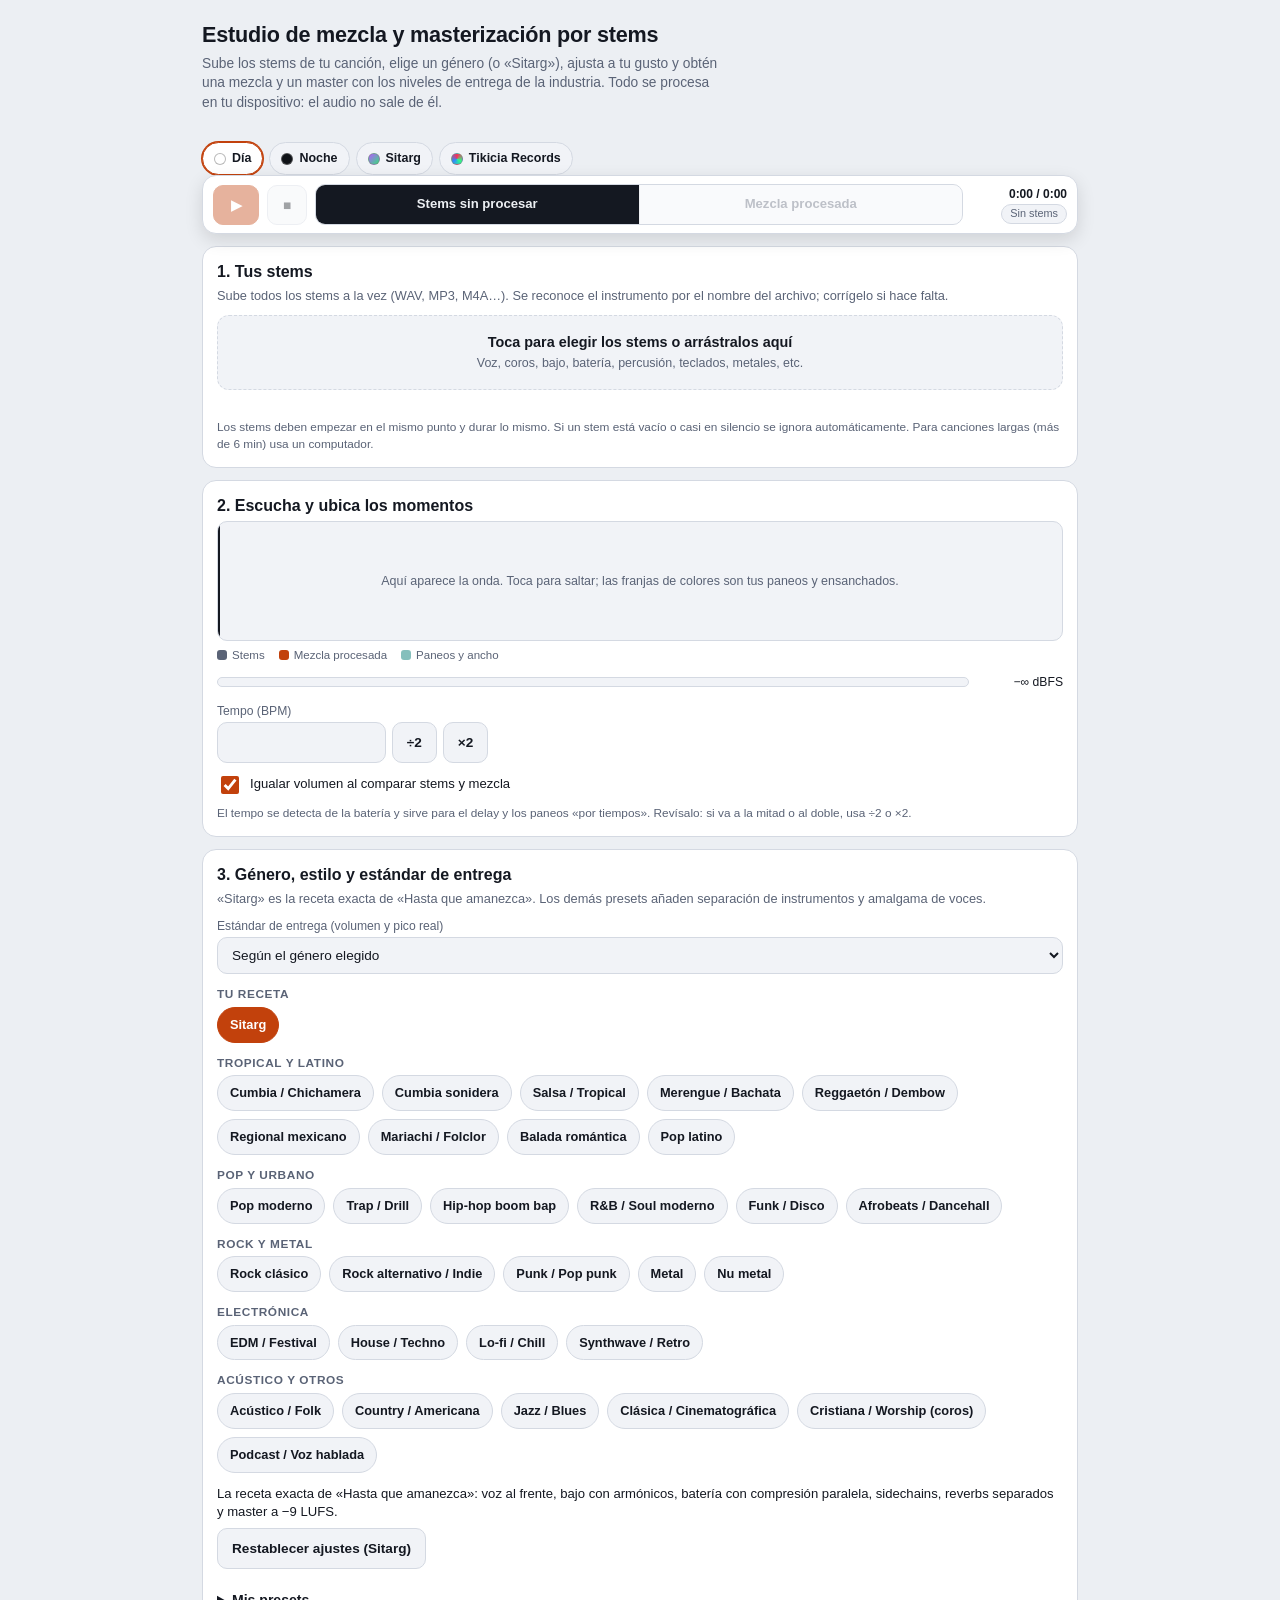
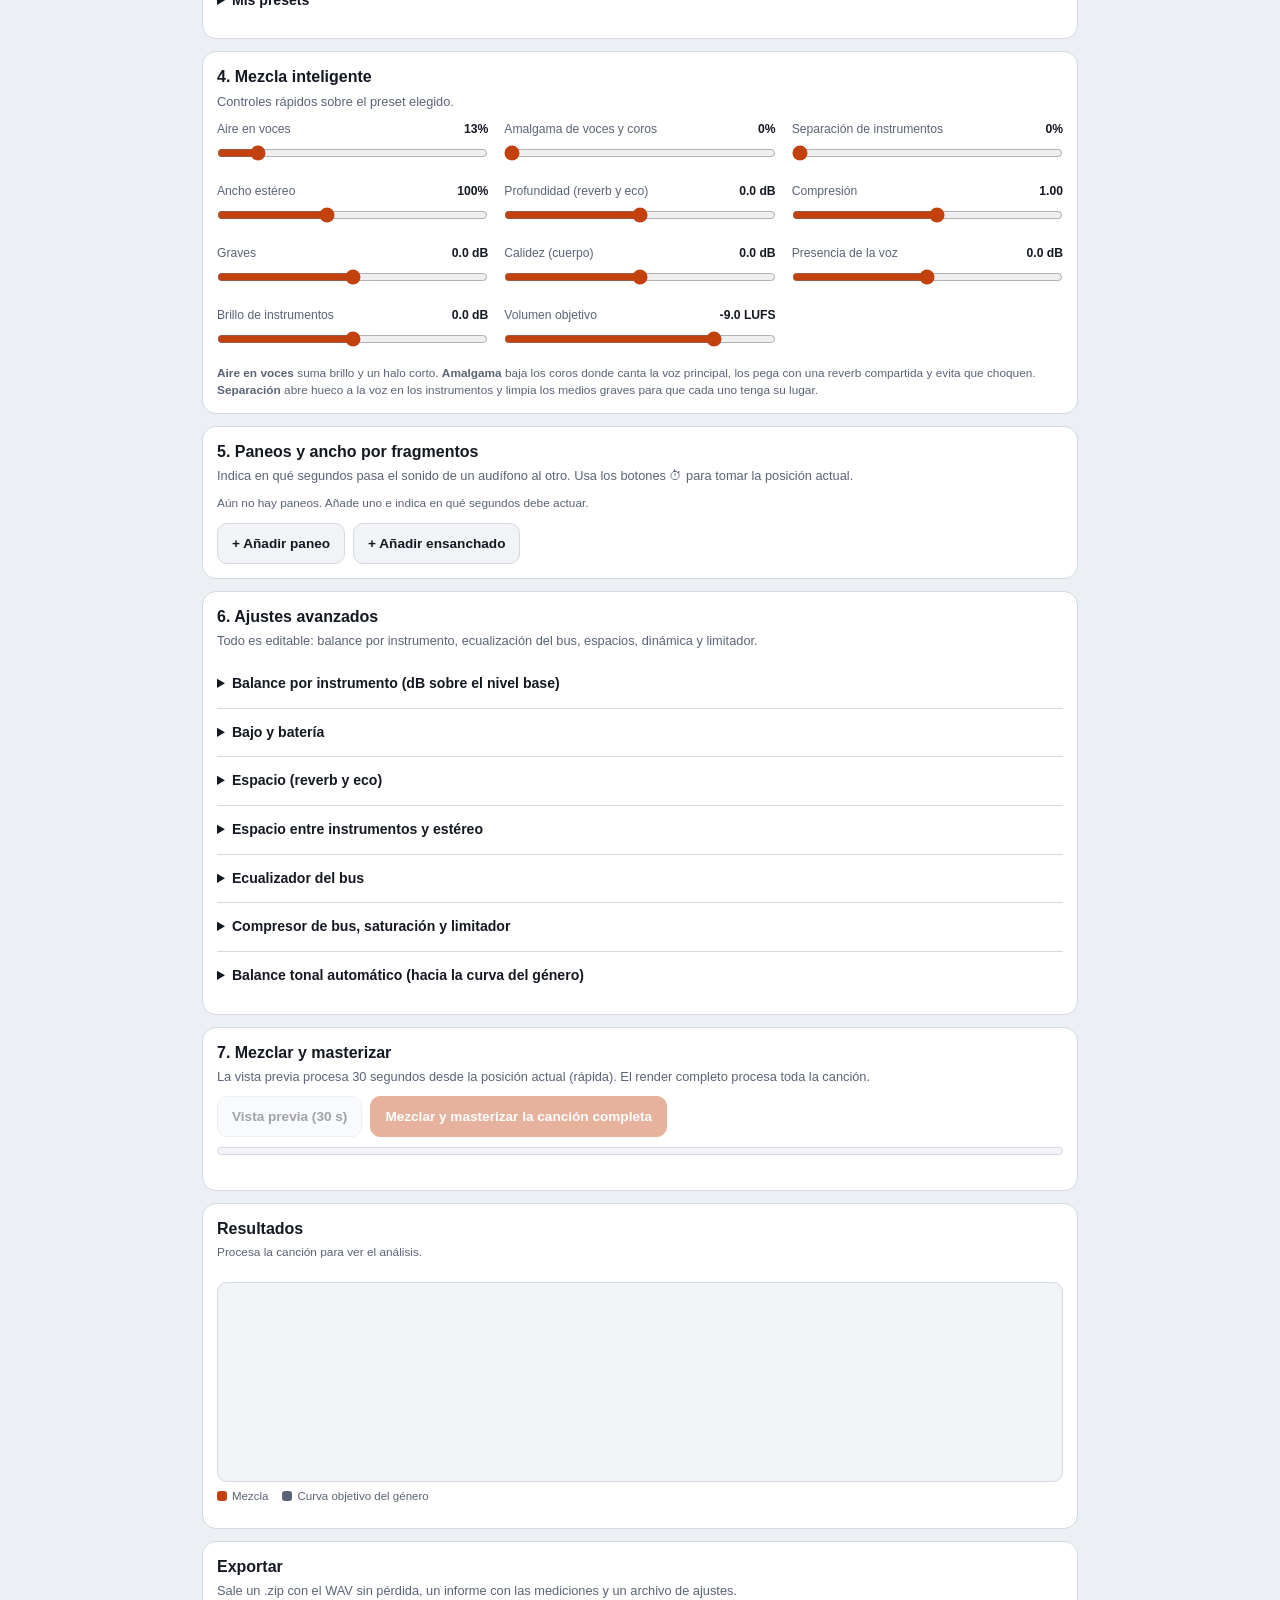
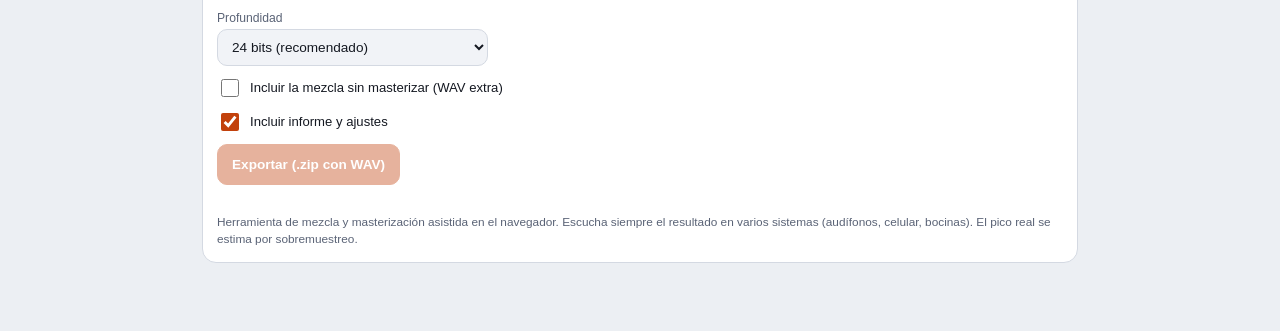
<file: estudio-mezcla.html>
<!DOCTYPE html>
<html lang="es">
<head>
<meta charset="UTF-8">
<meta name="viewport" content="width=device-width, initial-scale=1, viewport-fit=cover">
<meta name="color-scheme" content="light dark">
<meta name="description" content="Mezcla y masterización por stems en tu navegador: 31 presets por género, paneos por fragmentos y estándares de entrega.">
<meta name="theme-color" content="#0f1217">
<link rel="icon" href="data:image/svg+xml,%3Csvg xmlns='http://www.w3.org/2000/svg' viewBox='0 0 100 100'%3E%3Ctext y='.9em' font-size='90'%3E🎚️%3C/text%3E%3C/svg%3E">
<script>try{var __t=localStorage.getItem('estudio-tema');if(__t==='light'||__t==='dark'||__t==='sitarg'||__t==='tikicia')document.documentElement.setAttribute('data-theme',__t);}catch(e){}</script>
<title>Estudio de mezcla y masterización por stems</title>
<style>
  :root { --bg:#eceff3; --panel:#fff; --panel2:#f1f3f7; --border:#d4d9e2; --text:#141821; --dim:#5a6376; --accent:#c2410c; --accent-ink:#fff; --accent2:#0b7f7a; --good:#1d8a46; --warn:#a86a00; --bad:#c92a2a;
    --grad:var(--accent); --grad-text:var(--text); box-sizing:border-box; padding-top:env(safe-area-inset-top,0px); padding-bottom:env(safe-area-inset-bottom,0px); }
  @media (prefers-color-scheme: dark) { :root:not([data-theme]) { --bg:#0f1217; --panel:#171b23; --panel2:#1f242e; --border:#2d3340; --text:#e8eaf0; --dim:#9098ab; --accent:#ff7a45; --accent-ink:#1a1206; --accent2:#4fd1c5; --good:#5fd97a; --warn:#f5c451; --bad:#ff7b7b; } }
  :root[data-theme="dark"] { --bg:#0f1217; --panel:#171b23; --panel2:#1f242e; --border:#2d3340; --text:#e8eaf0; --dim:#9098ab; --accent:#ff7a45; --accent-ink:#1a1206; --accent2:#4fd1c5; --good:#5fd97a; --warn:#f5c451; --bad:#ff7b7b; }
  :root[data-theme="sitarg"] { --bg:#0d0716; --panel:#181028; --panel2:#221838; --border:#3b2a5e; --text:#f2ebff; --dim:#aa9bd0; --accent:#b45cff; --accent-ink:#12001f; --accent2:#33e07e; --good:#33e07e; --warn:#ffd24a; --bad:#ff6b8a; --grad:linear-gradient(90deg,#b45cff,#33e07e); --grad-text:linear-gradient(90deg,#c58bff,#33e07e); }
  :root[data-theme="tikicia"] { --bg:#06060b; --panel:#10101a; --panel2:#171724; --border:#2a2a40; --text:#f4f4fb; --dim:#9c9cba; --accent:#ff2d55; --accent-ink:#05050a; --accent2:#2d8bff; --good:#2bff88; --warn:#ffd24a; --bad:#ff5470; --grad:linear-gradient(90deg,#ff2d55,#2bff88,#2d8bff,#ff2d55); --grad-text:linear-gradient(90deg,#ff2d55,#2bff88,#2d8bff,#ff2d55); }
  html { scroll-padding-top:calc(env(safe-area-inset-top,0px) + 70px); height:100%; }
  * { box-sizing:border-box; }
  body { margin:0; min-height:100%; background:var(--bg); color:var(--text); font-family:-apple-system,BlinkMacSystemFont,"Segoe UI",Roboto,"Helvetica Neue",Arial,sans-serif; font-size:15px; line-height:1.4; -webkit-text-size-adjust:100%; }
  .wrap { max-width:900px; margin:0 auto; padding:14px 12px 56px; }
  h1 { font-size:1.35rem; margin:6px 0 4px; letter-spacing:-.01em; background:var(--grad-text); -webkit-background-clip:text; background-clip:text; color:transparent; display:inline-block; }
  :root[data-theme="tikicia"] h1 { background-size:300% 100%; animation:rgbmove 9s linear infinite; } @keyframes rgbmove { to { background-position:300% 0; } }
  .head { display:flex; align-items:flex-start; justify-content:space-between; gap:12px; flex-wrap:wrap; } .themes { display:flex; gap:6px; flex-wrap:wrap; margin-top:6px; }
  .themes button { display:flex; align-items:center; gap:6px; padding:7px 11px; font-size:.78rem; border-radius:999px; } .themes button.on { border-color:var(--accent); background:var(--panel); box-shadow:0 0 0 1px var(--accent); }
  .sw { display:inline-block; width:12px; height:12px; border-radius:50%; border:1px solid rgba(128,128,128,.55); }
  .note { margin:8px 0; padding:10px 12px; border-radius:10px; font-size:.82rem; border-left:4px solid var(--accent2); background:var(--panel); border-top:1px solid var(--border); border-right:1px solid var(--border); border-bottom:1px solid var(--border); cursor:pointer; } .note.err { border-left-color:var(--bad); } .note.warn { border-left-color:var(--warn); }
  .sub { color:var(--dim); font-size:.86rem; margin:0 0 12px; max-width:68ch; }
  .dock { position:sticky; top:env(safe-area-inset-top,0px); z-index:10; display:flex; align-items:center; gap:8px; flex-wrap:wrap; background:var(--panel); border:1px solid var(--border); border-radius:14px; padding:8px 10px; margin-bottom:6px; box-shadow:0 6px 18px rgba(0,0,0,.12); }
  .dock .play { width:46px; height:40px; background:var(--grad); color:var(--accent-ink); border-color:var(--accent); }
  .dock .sq { width:40px; height:40px; }
  .seg { display:flex; border:1px solid var(--border); border-radius:10px; overflow:hidden; flex:1 1 200px; }
  .seg button { flex:1; border:0; border-radius:0; background:var(--panel2); padding:10px 6px; font-size:.82rem; color:var(--dim); }
  .seg button + button { border-left:1px solid var(--border); }
  .seg button.on { background:var(--text); color:var(--bg); }
  .dockinfo { display:flex; flex-direction:column; align-items:flex-end; gap:2px; font-size:.75rem; color:var(--dim); min-width:96px; }
  .dockinfo #timeLabel { font-variant-numeric:tabular-nums; color:var(--text); font-weight:600; }
  .badge { font-size:.68rem; padding:1px 8px; border-radius:20px; background:var(--panel2); border:1px solid var(--border); }
  .badge.ok { color:var(--good); } .badge.warn { color:var(--warn); } .badge.busy { color:var(--accent2); }
  .card { background:var(--panel); border:1px solid var(--border); border-radius:14px; padding:14px; margin:12px 0; }
  .card h2 { font-size:1rem; margin:0 0 4px; } .card .lead { color:var(--dim); font-size:.8rem; margin:0 0 10px; }
  .hint { font-size:.74rem; color:var(--dim); line-height:1.45; margin:8px 0 0; } .status { font-size:.78rem; color:var(--dim); min-height:1.2em; margin-top:6px; }
  button { font:inherit; font-size:.85rem; font-weight:600; background:var(--panel2); color:var(--text); border:1px solid var(--border); border-radius:10px; padding:10px 14px; cursor:pointer; }
  button:hover:not(:disabled) { border-color:var(--dim); } button:disabled { opacity:.4; cursor:not-allowed; }
  button.primary { background:var(--grad); color:var(--accent-ink); border-color:var(--accent); }
  button:focus-visible, input:focus-visible, select:focus-visible, summary:focus-visible { outline:2px solid var(--accent2); outline-offset:2px; }
  .drop { position:relative; display:block; border:1.5px dashed var(--border); border-radius:12px; padding:16px; background:var(--panel2); cursor:pointer; text-align:center; }
  .drop.over { border-color:var(--accent); } .drop b { display:block; font-size:.9rem; } .drop span { display:block; font-size:.78rem; color:var(--dim); margin-top:3px; }
  .drop input { position:absolute; top:0; left:0; right:0; bottom:0; opacity:0; width:100%; height:100%; cursor:pointer; }
  .stem { display:grid; grid-template-columns:1fr; gap:6px; padding:10px; margin-top:8px; border:1px solid var(--border); border-radius:12px; background:var(--panel2); }
  .stem.off { opacity:.5; } .stem .top { display:flex; gap:8px; align-items:center; flex-wrap:wrap; } .stem .nm { font-weight:700; font-size:.85rem; flex:1 1 140px; min-width:0; word-break:break-word; }
  .stem .meta { font-size:.72rem; color:var(--dim); } .stem select { width:auto; flex:0 1 190px; } .stem .btns { display:flex; gap:6px; }
  .stem .btns button { padding:6px 10px; font-size:.78rem; } .stem .btns button.on { background:var(--text); color:var(--bg); }
  .wave { position:relative; height:120px; border-radius:10px; background:var(--panel2); border:1px solid var(--border); overflow:hidden; cursor:pointer; touch-action:none; }
  .wave canvas { position:absolute; top:0; left:0; right:0; bottom:0; width:100%; height:100%; display:block; } .wave .ph { position:absolute; top:0; bottom:0; width:2px; background:var(--text); left:0; pointer-events:none; }
  .wave .we { position:absolute; top:0; left:0; right:0; bottom:0; display:flex; align-items:center; justify-content:center; font-size:.78rem; color:var(--dim); padding:8px; text-align:center; pointer-events:none; }
  .legend { display:flex; gap:14px; flex-wrap:wrap; font-size:.72rem; color:var(--dim); margin:6px 0 10px; } .legend i { display:inline-block; width:10px; height:10px; border-radius:3px; margin-right:5px; vertical-align:-1px; }
  .meterrow { display:flex; align-items:center; gap:10px; font-size:.76rem; color:var(--dim); } .meter { position:relative; flex:1; height:10px; background:var(--panel2); border-radius:6px; overflow:hidden; border:1px solid var(--border); }
  #mBar { position:absolute; left:0; top:0; bottom:0; width:0; background:linear-gradient(90deg,var(--good),var(--warn) 75%,var(--bad)); } #mTxt { font-variant-numeric:tabular-nums; min-width:84px; text-align:right; color:var(--text); }
  .chk { display:flex; align-items:center; gap:8px; margin-top:10px; font-size:.82rem; } .chk input { width:18px; height:18px; accent-color:var(--accent); }
  .fam { margin:12px 0 4px; font-size:.74rem; font-weight:700; color:var(--dim); text-transform:uppercase; letter-spacing:.05em; }
  .chips { display:flex; flex-wrap:wrap; gap:8px; } .chip { padding:8px 12px; border-radius:999px; font-size:.8rem; background:var(--panel2); } .chip.on { background:var(--accent); color:var(--accent-ink); border-color:var(--accent); } .chip .x { margin-left:8px; opacity:.6; }
  .pdesc { font-size:.82rem; margin:12px 0 0; min-height:2.4em; }
  .grid { display:grid; grid-template-columns:repeat(auto-fill,minmax(200px,1fr)); gap:12px 16px; }
  .ctrl label { display:flex; justify-content:space-between; gap:8px; font-size:.76rem; color:var(--dim); margin-bottom:2px; } .ctrl label b { color:var(--text); font-weight:600; font-variant-numeric:tabular-nums; white-space:nowrap; }
  input[type=range] { width:100%; height:26px; accent-color:var(--accent); margin:0; }
  select, input[type=text], input[type=number] { font:inherit; font-size:.85rem; background:var(--panel2); color:var(--text); border:1px solid var(--border); border-radius:10px; padding:9px 10px; width:100%; min-width:0; }
  details { border-top:1px solid var(--border); padding:8px 0; } details:first-of-type { border-top:0; } summary { cursor:pointer; font-weight:700; font-size:.88rem; padding:6px 0; } details .grid { margin-top:8px; }
  .reg { border:1px solid var(--border); border-radius:12px; padding:10px; margin-top:10px; background:var(--panel2); } .reg .rg { display:grid; grid-template-columns:repeat(auto-fill,minmax(150px,1fr)); gap:8px 10px; align-items:end; }
  .reg .f > span { display:block; font-size:.7rem; color:var(--dim); margin-bottom:2px; } .reg .t { display:flex; gap:6px; } .reg .t button { padding:8px; font-size:.75rem; flex:0 0 auto; } .reg .del { margin-top:8px; font-size:.78rem; padding:6px 10px; }
  .row { display:flex; gap:8px; flex-wrap:wrap; margin-top:10px; }
  .bar { height:8px; border-radius:6px; background:var(--panel2); border:1px solid var(--border); overflow:hidden; margin-top:10px; } .bar i { display:block; height:100%; width:0; background:var(--grad); transition:width .2s; }
  .tbl { display:grid; gap:1px; background:var(--border); border:1px solid var(--border); border-radius:10px; overflow:hidden; font-size:.8rem; margin-top:8px; } .tbl > div { background:var(--panel); padding:7px 9px; font-variant-numeric:tabular-nums; } .tbl .h { background:var(--panel2); color:var(--dim); font-weight:700; } .tbl .m { color:var(--accent); font-weight:700; }
  .tips { margin:10px 0 0; padding:0; list-style:none; display:grid; gap:6px; } .tips li { font-size:.8rem; padding:8px 10px; border-radius:10px; background:var(--panel2); border-left:3px solid var(--good); } .tips li.warn { border-left-color:var(--warn); }
  #cvSpec { width:100%; height:200px; display:block; border-radius:10px; background:var(--panel2); border:1px solid var(--border); margin-top:10px; }
  @media (prefers-reduced-motion: reduce) { * { transition:none !important; } h1 { animation:none !important; } }
</style>
</head>
<body>
<div class="wrap">
<noscript><p class="note err">Esta herramienta necesita JavaScript activado.</p></noscript>
<header class="head">
  <div><h1>Estudio de mezcla y masterización por stems</h1>
  <p class="sub">Sube los stems de tu canción, elige un género (o «Sitarg»), ajusta a tu gusto y obtén una mezcla y un master con los niveles de entrega de la industria. Todo se procesa en tu dispositivo: el audio no sale de él.</p></div>
  <div class="themes" role="group" aria-label="Tema de color">
    <button data-theme="light" aria-pressed="false"><i class="sw" style="background:#fff"></i>Día</button>
    <button data-theme="dark" aria-pressed="false"><i class="sw" style="background:#0f1217"></i>Noche</button>
    <button data-theme="sitarg" aria-pressed="false"><i class="sw" style="background:linear-gradient(135deg,#b45cff,#33e07e)"></i>Sitarg</button>
    <button data-theme="tikicia" aria-pressed="false"><i class="sw" style="background:conic-gradient(#ff2d55,#2bff88,#2d8bff,#ff2d55)"></i>Tikicia Records</button>
  </div>
</header>
<div id="note" class="note" role="alert" hidden title="Toca para cerrar"></div>

<div class="dock">
  <button id="btnPlay" class="play" disabled aria-label="Reproducir">▶</button>
  <button id="btnStop" class="sq" disabled aria-label="Detener">■</button>
  <div class="seg" role="group" aria-label="Fuente"><button data-mode="raw" class="on">Stems sin procesar</button><button data-mode="mix" disabled>Mezcla procesada</button></div>
  <div class="dockinfo"><span id="timeLabel">0:00 / 0:00</span><span id="badge" class="badge">Sin stems</span></div>
</div>

<section class="card">
  <h2>1. Tus stems</h2>
  <p class="lead">Sube todos los stems a la vez (WAV, MP3, M4A…). Se reconoce el instrumento por el nombre del archivo; corrígelo si hace falta.</p>
  <label class="drop" id="drop"><b>Toca para elegir los stems o arrástralos aquí</b><span>Voz, coros, bajo, batería, percusión, teclados, metales, etc.</span><input type="file" id="files" accept="audio/*" multiple></label>
  <div id="stemList"></div>
  <div class="status" id="loadStatus" aria-live="polite"></div>
  <p class="hint">Los stems deben empezar en el mismo punto y durar lo mismo. Si un stem está vacío o casi en silencio se ignora automáticamente. Para canciones largas (más de 6 min) usa un computador.</p>
</section>

<section class="card">
  <h2>2. Escucha y ubica los momentos</h2>
  <div class="wave" id="wave"><canvas id="cvWave"></canvas><div class="ph" id="ph"></div><div class="we" id="waveEmpty">Aquí aparece la onda. Toca para saltar; las franjas de colores son tus paneos y ensanchados.</div></div>
  <div class="legend"><span><i style="background:var(--dim)"></i>Stems</span><span><i style="background:var(--accent)"></i>Mezcla procesada</span><span><i style="background:var(--accent2);opacity:.5"></i>Paneos y ancho</span></div>
  <div class="meterrow"><div class="meter"><div id="mBar"></div></div><span id="mTxt">−∞ dBFS</span></div>
  <div class="grid" style="margin-top:12px">
    <div class="ctrl"><label for="bpm"><span>Tempo (BPM)</span></label><div class="t" style="display:flex;gap:6px"><input type="number" id="bpm" min="50" max="220" step="0.1"><button id="bpmHalf" aria-label="Mitad">÷2</button><button id="bpmDouble" aria-label="Doble">×2</button></div></div>
  </div>
  <label class="chk"><input type="checkbox" id="chkMatch" checked> Igualar volumen al comparar stems y mezcla</label>
  <p class="hint">El tempo se detecta de la batería y sirve para el delay y los paneos «por tiempos». Revísalo: si va a la mitad o al doble, usa ÷2 o ×2.</p>
</section>

<section class="card">
  <h2>3. Género, estilo y estándar de entrega</h2>
  <p class="lead">«Sitarg» es la receta exacta de «Hasta que amanezca». Los demás presets añaden separación de instrumentos y amalgama de voces.</p>
  <div class="ctrl"><label for="std"><span>Estándar de entrega (volumen y pico real)</span></label><select id="std"></select></div>
  <div id="fams"></div>
  <p class="pdesc" id="presetDesc"></p>
  <div class="row" style="margin-top:6px"><button id="btnReset">Restablecer ajustes (Sitarg)</button></div>
  <details style="margin-top:8px"><summary>Mis presets</summary>
    <div class="row"><input type="text" id="cpName" maxlength="40" placeholder="Nombre para tu preset" aria-label="Nombre del preset" style="flex:1"><button id="cpSave">Guardar</button></div>
    <div class="chips" id="customChips" style="margin-top:10px"></div><p class="hint">Se guardan solo en este navegador.</p></details>
</section>

<section class="card">
  <h2>4. Mezcla inteligente</h2>
  <p class="lead">Controles rápidos sobre el preset elegido.</p>
  <div class="grid" id="quick"></div>
  <p class="hint"><b>Aire en voces</b> suma brillo y un halo corto. <b>Amalgama</b> baja los coros donde canta la voz principal, los pega con una reverb compartida y evita que choquen. <b>Separación</b> abre hueco a la voz en los instrumentos y limpia los medios graves para que cada uno tenga su lugar.</p>
</section>

<section class="card">
  <h2>5. Paneos y ancho por fragmentos</h2>
  <p class="lead">Indica en qué segundos pasa el sonido de un audífono al otro. Usa los botones ⏱ para tomar la posición actual.</p>
  <div id="regs"></div>
  <div class="row"><button id="addPan">+ Añadir paneo</button><button id="addWide">+ Añadir ensanchado</button></div>
</section>

<section class="card">
  <h2>6. Ajustes avanzados</h2>
  <p class="lead">Todo es editable: balance por instrumento, ecualización del bus, espacios, dinámica y limitador.</p>
  <div id="adv"></div>
</section>

<section class="card">
  <h2>7. Mezclar y masterizar</h2>
  <p class="lead">La vista previa procesa 30 segundos desde la posición actual (rápida). El render completo procesa toda la canción.</p>
  <div class="row"><button id="btnPrev" disabled>Vista previa (30 s)</button><button id="btnFull" class="primary" disabled>Mezclar y masterizar la canción completa</button><button id="btnCancel" hidden>Cancelar</button></div>
  <div class="bar"><i id="barFill"></i></div><div class="status" id="busy" aria-live="polite"></div>
</section>

<section class="card">
  <h2>Resultados</h2>
  <div id="stats"><p class="hint" style="margin-top:0">Procesa la canción para ver el análisis.</p></div>
  <ul class="tips" id="tips"></ul>
  <canvas id="cvSpec" aria-label="Balance tonal"></canvas>
  <div class="legend" style="margin-top:6px"><span><i style="background:var(--accent)"></i>Mezcla</span><span><i style="background:var(--dim)"></i>Curva objetivo del género</span></div>
</section>

<section class="card">
  <h2>Exportar</h2>
  <p class="lead">Sale un .zip con el WAV sin pérdida, un informe con las mediciones y un archivo de ajustes.</p>
  <div class="grid">
    <div class="ctrl"><label for="selBits"><span>Profundidad</span></label><select id="selBits"><option value="24" selected>24 bits (recomendado)</option><option value="16">16 bits con dither</option><option value="32">32 bits flotante</option></select></div>
  </div>
  <label class="chk"><input type="checkbox" id="chkPre"> Incluir la mezcla sin masterizar (WAV extra)</label>
  <label class="chk"><input type="checkbox" id="chkRep" checked> Incluir informe y ajustes</label>
  <div class="row"><button id="btnExport" class="primary" disabled>Exportar (.zip con WAV)</button></div>
  <div class="status" id="expStatus" aria-live="polite"></div>
  <p class="hint">Herramienta de mezcla y masterización asistida en el navegador. Escucha siempre el resultado en varios sistemas (audífonos, celular, bocinas). El pico real se estima por sobremuestreo.</p>
</section>
</div>

<script>
/* ============ PRESETS ============ */
const BASE = {   // = SITARG: exactamente la receta usada en «Hasta que amanezca»
  tLead: 2.5, tBgv: -0.5, tDrums: -2, tPerc: 2.5, tKeys: -1, tSynth: -2, tBrass: -1, tStrings: 0, tWind: 0, tGuitar: -0.5, tAccord: 0.5, tFx: -1, tOther: 0, bassRel: 0,
  gLow: 0, gWarm: 0, gPres: 0, gBright: 0, bassSub: -2, bassHarm: 0.6, punch: -9,
  air: 12.5, blend: 0, sep: 0, comp: 1,
  revLead: -17, dlyLead: -21, dlyMs: 427.5, revBgv: -12, revRhy: -22, revInst: -22, rtLead: 1.3, rtBgv: 1.9, rtRhy: 0.5, rtInst: 1.6, spaceDb: 0,
  duckV: 2, duckK: 2.5, wide: 100, widthHi: 1.2, mono: 130,
  eqLow: 0, eqWarm: 1.5, eqPres: 0, eqAir: -2, eqTop: -2, busThr: -19, busRatio: 2, sat: 12, clip: 30, rel: 140, tgt: -9, ceil: -1,
  auto: 0, tb: 0, tp: 0, ta: 0
};
const PRO = { blend: 35, sep: 40, air: 22, auto: 30, dlyMs: 0 };   // base de los demás presets (mezcla más "inteligente")
const FAMILIES = ['Tu receta', 'Tropical y latino', 'Pop y urbano', 'Rock y metal', 'Electrónica', 'Acústico y otros'];
const PRESETS = [
  { id: 'sitarg', fam: 0, n: 'Sitarg', d: 'La receta exacta de «Hasta que amanezca»: voz al frente, bajo con armónicos, batería con compresión paralela, sidechains, reverbs separados y master a −9 LUFS.', o: {} },
  { id: 'cumbia', fam: 1, n: 'Cumbia / Chichamera', d: 'Güira y acordeón brillantes, bajo redondo, voz al frente y ritmo pegado.', o: { tPerc: 3, tAccord: 1, bassRel: 0.5, gWarm: 0.3, air: 24, punch: -8, revLead: -17, dlyLead: -22, revRhy: -21, comp: 1.05, wide: 105, sep: 35, tgt: -9, clip: 30, tb: 2, tp: 1, ta: 1 } },
  { id: 'sonidera', fam: 1, n: 'Cumbia sonidera', d: 'Mucho bajo, brillo alto y volumen fuerte para sonido de baile.', o: { tPerc: 3, bassRel: 1.5, bassSub: -0.5, gLow: 1, gBright: 0.8, air: 28, punch: -7, revLead: -16, dlyLead: -19, comp: 1.2, wide: 108, eqLow: 0.8, eqAir: -1, tgt: -8, clip: 38, rel: 110, tb: 3, tp: 1, ta: 1.5 } },
  { id: 'salsa', fam: 1, n: 'Salsa / Tropical', d: 'Metales con mordida, percusión viva, medios definidos y graves cálidos.', o: { tBrass: 1.5, tPerc: 3, tKeys: 0, bassRel: 0.5, air: 20, revLead: -18, revInst: -21, rtRhy: 0.6, comp: 0.95, tgt: -10, clip: 24, rel: 150, tp: 1.5, tb: 1.5 } },
  { id: 'bachata', fam: 1, n: 'Merengue / Bachata', d: 'Guitarras y güira cristalinas, bajo ligero, voz cercana.', o: { tGuitar: 1.5, tPerc: 2.5, tAccord: 1.5, bassRel: 0.5, bassSub: -3, air: 26, gBright: 0.5, revLead: -18, tgt: -9, comp: 1.05, tp: 1, ta: 1.5 } },
  { id: 'reggaeton', fam: 1, n: 'Reggaetón / Dembow', d: 'Sub profundo y en mono, caja con chasquido, voz seca y volumen alto.', o: { tLead: 3, tDrums: 0.5, bassRel: 2, bassSub: 0.5, gLow: 1.5, punch: -7, revLead: -19, dlyLead: -18, revBgv: -14, duckK: 3.5, mono: 150, comp: 1.2, wide: 108, eqLow: 1, tgt: -8, clip: 38, rel: 90, tb: 5, tp: 0.5, ta: 1 } },
  { id: 'regional', fam: 1, n: 'Regional mexicano', d: 'Norteño y banda: acordeón, metales y guitarra presentes, graves controlados.', o: { tLead: 2.5, tAccord: 2, tBrass: 1, tGuitar: 1, bassRel: -0.5, air: 20, revLead: -18, revInst: -21, punch: -11, tgt: -9.5, tp: 1.5, tb: 1 } },
  { id: 'mariachi', fam: 1, n: 'Mariachi / Folclor', d: 'Natural y amplio: cuerdas, trompetas y guitarras con aire y cola de sala.', o: { tLead: 2.5, tBrass: 1.5, tGuitar: 1, tStrings: 1, revLead: -16, revInst: -18, rtInst: 1.9, punch: -40, comp: 0.8, wide: 110, tgt: -11, clip: 15, rel: 170, auto: 20 } },
  { id: 'balada', fam: 1, n: 'Balada romántica', d: 'Cálida y cercana: voz protagonista, cuerdas suaves y dinámica abierta.', o: { tLead: 3, tKeys: 0.5, tStrings: 1.5, tDrums: -3.5, bassRel: -1, revLead: -14, rtLead: 1.8, revBgv: -11, rtBgv: 2.2, revInst: -19, comp: 0.8, air: 30, wide: 110, tgt: -12, clip: 12, rel: 170, punch: -14, eqWarm: 2, tb: 0.5, tp: 1, ta: 1.5 } },
  { id: 'poplat', fam: 1, n: 'Pop latino', d: 'Voz brillante y protagonista, ritmo firme, estéreo ancho y volumen comercial.', o: { tLead: 3, tDrums: -1, bassRel: 1, air: 30, blend: 40, revLead: -17, dlyLead: -20, punch: -8, comp: 1.1, wide: 112, widthHi: 1.8, tgt: -9, clip: 30, tb: 2, tp: 1, ta: 1.5 } },
  { id: 'pop', fam: 2, n: 'Pop moderno', d: 'Brillo abierto, graves firmes, coros amalgamados y mucho aire en la voz.', o: { tLead: 3, tDrums: -1, tPerc: 1, bassRel: 1, air: 35, blend: 40, revLead: -16, dlyLead: -20, punch: -8, comp: 1.15, wide: 115, widthHi: 2, tgt: -9, clip: 28, ta: 2, tp: 1 } },
  { id: 'trap', fam: 2, n: 'Trap / Drill', d: '808 enorme y centrada, hi-hats nítidos, voz adelante con eco.', o: { tLead: 3.5, tDrums: 1, tPerc: 0, bassRel: 2.5, bassSub: 1.5, bassHarm: 0.5, gLow: 2, gBright: 0.8, revLead: -20, dlyLead: -17, duckK: 4, mono: 150, comp: 1.1, wide: 105, tgt: -8, clip: 40, rel: 90, tb: 5, tp: 0, ta: 1 } },
  { id: 'boombap', fam: 2, n: 'Hip-hop boom bap', d: 'Bombo y caja con cuerpo, voz seca y cálida, textura clásica.', o: { tLead: 2.5, tDrums: 1.5, bassRel: 1.5, gWarm: 0.6, gLow: 1, punch: -7, revLead: -20, dlyLead: -22, rtLead: 0.9, comp: 1.15, eqWarm: 2, eqAir: -3, tgt: -10, clip: 25, tb: 3 } },
  { id: 'rnb', fam: 2, n: 'R&B / Soul moderno', d: 'Voz sedosa con coros en capas, graves suaves y espacio generoso.', o: { tLead: 3, tBgv: 0.5, tKeys: 0.5, bassRel: 1, air: 32, blend: 55, revLead: -15, dlyLead: -19, revBgv: -11, comp: 0.9, wide: 112, tgt: -10, clip: 20, tp: 1, ta: 1.5 } },
  { id: 'funk', fam: 2, n: 'Funk / Disco', d: 'Bajo protagonista, guitarras y metales con groove, brillo de hi-hat.', o: { tDrums: 0.5, tPerc: 1.5, tGuitar: 1, tBrass: 1, bassRel: 1.5, bassSub: -1, air: 25, revLead: -18, revInst: -21, wide: 108, tgt: -10, clip: 22, tb: 2, ta: 1.5 } },
  { id: 'afro', fam: 2, n: 'Afrobeats / Dancehall', d: 'Percusión al frente, bajo ligero y rítmico, voz con eco corto.', o: { tPerc: 3, tDrums: 0, bassRel: 1.5, bassSub: -0.5, gLow: 0.8, air: 28, revLead: -18, dlyLead: -19, punch: -8, comp: 1.1, wide: 108, tgt: -9, clip: 32, tb: 3, ta: 1 } },
  { id: 'rock', fam: 3, n: 'Rock clásico', d: 'Guitarras con cuerpo, batería con punch y bus pegado.', o: { tLead: 1.5, tDrums: 0.5, tGuitar: 1.5, gWarm: 0.5, gBright: 0.3, air: 15, blend: 25, revLead: -18, dlyLead: -24, revRhy: -20, rtRhy: 0.7, punch: -7.5, comp: 1.1, wide: 112, tgt: -9, clip: 30, tb: 2, tp: 1.5 } },
  { id: 'indie', fam: 3, n: 'Rock alternativo / Indie', d: 'Estéreo amplio, ambientes largos y voz con carácter.', o: { tLead: 2, tGuitar: 1, air: 20, revLead: -16, rtLead: 1.6, revInst: -19, comp: 0.95, wide: 116, widthHi: 2, tgt: -10, clip: 22, ta: 1 } },
  { id: 'punk', fam: 3, n: 'Punk / Pop punk', d: 'Energía cruda: guitarras al frente, batería rápida, volumen alto.', o: { tLead: 2, tDrums: 1.5, tGuitar: 2, bassRel: 0.5, bassSub: -3, air: 18, revLead: -20, revRhy: -24, punch: -6, comp: 1.25, wide: 105, tgt: -8, clip: 42, rel: 90, tp: 1.5 } },
  { id: 'metal', fam: 3, n: 'Metal', d: 'Densidad alta: limpia el lodo, controla la aspereza y empuja el volumen.', o: { tLead: 1.5, tDrums: 1.5, tGuitar: 2.5, bassRel: 0.5, bassSub: -2.5, gLow: 0.5, air: 15, revLead: -20, dlyLead: -24, revRhy: -23, punch: -6.5, comp: 1.2, wide: 118, eqWarm: 0.8, eqAir: -1.5, tgt: -8, clip: 45, rel: 90, tb: 2, tp: 1 } },
  { id: 'numetal', fam: 3, n: 'Nu metal', d: 'Graves pesados, voz agresiva centrada y guitarras gruesas.', o: { tLead: 2, tDrums: 1.5, tGuitar: 2, bassRel: 1.5, bassSub: -1, gLow: 1.5, punch: -6.5, air: 18, comp: 1.2, wide: 116, tgt: -8, clip: 42, rel: 90, tb: 3, tp: 1 } },
  { id: 'edm', fam: 4, n: 'EDM / Festival', d: 'Sub potente en mono, agudos brillantes, muy ancho y muy fuerte.', o: { tLead: 1.5, tDrums: 1.5, tSynth: 1.5, bassRel: 1.5, bassSub: 0.5, punch: -6, air: 28, revLead: -17, dlyLead: -17, comp: 1.25, wide: 125, widthHi: 2.5, mono: 150, eqLow: 0.8, tgt: -7, clip: 42, rel: 80, ta: 2.5, tb: 4 } },
  { id: 'house', fam: 4, n: 'House / Techno', d: 'Bombo y bajo firmes y limpios, hats nítidos, groove constante.', o: { tLead: 1, tDrums: 1.5, tPerc: 1, tSynth: 1, bassRel: 1.5, punch: -6.5, air: 22, revLead: -18, comp: 1.15, wide: 118, widthHi: 2, mono: 140, tgt: -8, clip: 36, rel: 100, tb: 4 } },
  { id: 'lofi', fam: 4, n: 'Lo-fi / Chill', d: 'Cálido y suave: agudos recortados, saturación y ambiente borroso.', o: { tLead: 1, tDrums: -3, tKeys: 1.5, tSynth: 1, bassRel: -0.5, gWarm: 1, gBright: -1.5, air: 0, sat: 35, comp: 0.8, revLead: -15, rtLead: 1.7, revInst: -17, eqAir: -4, eqTop: -3, tgt: -12, clip: 10, rel: 180, punch: -14, auto: 15, ta: -3 } },
  { id: 'synthwave', fam: 4, n: 'Synthwave / Retro', d: 'Sintetizadores anchos y brillantes, reverb largo, batería potente.', o: { tSynth: 2, tDrums: 0.5, bassRel: 1, air: 22, revLead: -15, rtLead: 1.8, revInst: -17, rtInst: 2, dlyLead: -18, comp: 1.1, wide: 122, widthHi: 2.2, tgt: -9, clip: 28, ta: 1.5 } },
  { id: 'folk', fam: 5, n: 'Acústico / Folk', d: 'Natural: pocos toques, dinámica abierta y voz cercana.', o: { tLead: 2.5, tDrums: -3.5, tGuitar: 1.5, bassRel: -2, bassSub: -3, air: 15, blend: 40, revLead: -16, revInst: -20, comp: 0.6, punch: -14, sat: 6, tgt: -13, clip: 8, rel: 200, auto: 20, tp: 0.5 } },
  { id: 'country', fam: 5, n: 'Country / Americana', d: 'Guitarras claras, voz protagonista, ritmo suave y brillo cálido.', o: { tLead: 2.5, tGuitar: 1.5, tDrums: -1, bassRel: -0.5, air: 22, revLead: -17, dlyLead: -21, comp: 0.9, punch: -10, wide: 108, tgt: -10, clip: 20, tp: 1.5, ta: 1 } },
  { id: 'jazz', fam: 5, n: 'Jazz / Blues', d: 'Casi transparente: conserva todo el rango dinámico y el sonido de sala.', o: { tLead: 1.5, tDrums: -3, tKeys: 0.5, bassRel: -1, gWarm: 0.5, air: 12, revLead: -19, revInst: -20, rtInst: 1.3, comp: 0.5, punch: -40, widthHi: 0.5, mono: 90, sat: 5, tgt: -15, clip: 0, rel: 220, busRatio: 1.5, auto: 15 } },
  { id: 'clasica', fam: 5, n: 'Clásica / Cinematográfica', d: 'Dinámica amplia, cuerdas y vientos con sala natural y poco procesado.', o: { tStrings: 1.5, tWind: 1, tDrums: -3, bassRel: -1, comp: 0.35, punch: -40, revInst: -14, rtInst: 2.3, wide: 115, widthHi: 1.5, mono: 70, sat: 0, clip: 0, tgt: -18, rel: 250, busRatio: 1.3, auto: 10, blend: 30 } },
  { id: 'worship', fam: 5, n: 'Cristiana / Worship (coros)', d: 'Coros protagonistas y amalgamados con la voz, ambiente grande y cálido.', o: { tLead: 2.5, tBgv: 2, tKeys: 1, tStrings: 1, tDrums: -2, air: 30, blend: 65, revLead: -15, rtLead: 1.8, revBgv: -10, rtBgv: 2.4, revInst: -18, comp: 0.9, wide: 115, tgt: -11, clip: 15, rel: 170, ta: 1.5 } },
  { id: 'podcast', fam: 5, n: 'Podcast / Voz hablada', d: 'Voz clara y constante, sin reverb ni delay; fondo musical discreto.', o: { tLead: 4, tBgv: -2, tDrums: -6, tPerc: -6, tKeys: -5, tSynth: -6, tBrass: -6, tGuitar: -5, tAccord: -5, tStrings: -5, tWind: -5, tFx: -6, tOther: -5, bassRel: -6, air: 15, blend: 0, sep: 60, comp: 1.3, revLead: -70, dlyLead: -70, revBgv: -70, revRhy: -70, revInst: -70, wide: 100, widthHi: 0, mono: 0, sat: 0, clip: 0, eqWarm: 0.5, eqAir: 0, eqTop: 0, tgt: -16, auto: 0, punch: -40 } }
];
PRESETS.forEach(p => { p.P = Object.assign({}, BASE, p.id === 'sitarg' ? {} : PRO, p.o); });
const STANDARDS = [
  { id: 'genre', n: 'Según el género elegido' },
  { id: 'stream', n: 'Streaming (Spotify, YouTube, Tidal): −14 LUFS · −1 dBTP', tgt: -14, ceil: -1 },
  { id: 'apple', n: 'Apple Music: −16 LUFS · −1 dBTP', tgt: -16, ceil: -1 },
  { id: 'loud', n: 'Competitivo comercial: −9 LUFS · −1 dBTP', tgt: -9, ceil: -1 },
  { id: 'club', n: 'Club / DJ: −8 LUFS · −1 dBTP', tgt: -8, ceil: -1 },
  { id: 'cd', n: 'CD / volumen alto: −9 LUFS · −0.3 dBTP', tgt: -9, ceil: -0.3 },
  { id: 'ebu', n: 'TV y radio Europa (EBU R128): −23 LUFS · −1 dBTP', tgt: -23, ceil: -1 },
  { id: 'atsc', n: 'TV EE. UU. (ATSC A/85): −24 LKFS · −2 dBTP', tgt: -24, ceil: -2 },
  { id: 'pod', n: 'Podcast: −16 LUFS · −1 dBTP', tgt: -16, ceil: -1 }
];
if (typeof module !== 'undefined') module.exports = { BASE, PRESETS, STANDARDS };

/* ============ MOTOR DE MEZCLA Y MASTERIZACIÓN (sin DOM) ============ */
const Eng = (() => {
'use strict';
let FS = 48000;
const lin = d => Math.pow(10, d / 20), dbv = v => 20 * Math.log10(Math.max(v, 1e-12));
const clamp = (v, a, b) => Math.max(a, Math.min(b, v));
const tick = (() => { try { const ch = new MessageChannel(), q = []; ch.port1.onmessage = () => { const f = q.shift(); if (f) f(); }; return () => new Promise(r => { q.push(r); ch.port2.postMessage(0); }); } catch (e) { return () => new Promise(r => setTimeout(r, 0)); } })();
const LN = Math.LN10 / 20;

/* ---------- filtros biquad (RBJ) ---------- */
function bq(type, f0, g, Q, S) {
  f0 = Math.min(f0, FS * 0.45);
  const w = 2 * Math.PI * f0 / FS, c = Math.cos(w), s = Math.sin(w); let b0, b1, b2, a0, a1, a2;
  if (type === 'peq') { const A = Math.pow(10, g / 40), al = s / (2 * Q); b0 = 1 + al * A; b1 = -2 * c; b2 = 1 - al * A; a0 = 1 + al / A; a1 = -2 * c; a2 = 1 - al / A; }
  else if (type === 'hp') { const al = s / (2 * Q); b0 = (1 + c) / 2; b1 = -(1 + c); b2 = (1 + c) / 2; a0 = 1 + al; a1 = -2 * c; a2 = 1 - al; }
  else if (type === 'lp') { const al = s / (2 * Q); b0 = (1 - c) / 2; b1 = 1 - c; b2 = (1 - c) / 2; a0 = 1 + al; a1 = -2 * c; a2 = 1 - al; }
  else {
    const A = Math.pow(10, g / 40), al = s / 2 * Math.sqrt((A + 1 / A) * (1 / S - 1) + 2), sq = 2 * Math.sqrt(A) * al;
    if (type === 'hsh') { b0 = A * ((A + 1) + (A - 1) * c + sq); b1 = -2 * A * ((A - 1) + (A + 1) * c); b2 = A * ((A + 1) + (A - 1) * c - sq); a0 = (A + 1) - (A - 1) * c + sq; a1 = 2 * ((A - 1) - (A + 1) * c); a2 = (A + 1) - (A - 1) * c - sq; }
    else { b0 = A * ((A + 1) - (A - 1) * c + sq); b1 = 2 * A * ((A - 1) - (A + 1) * c); b2 = A * ((A + 1) - (A - 1) * c - sq); a0 = (A + 1) + (A - 1) * c + sq; a1 = -2 * ((A - 1) + (A + 1) * c); a2 = (A + 1) + (A - 1) * c - sq; }
  }
  return [b0 / a0, b1 / a0, b2 / a0, a1 / a0, a2 / a0];
}
const HP = (f, o = 2) => o === 4 ? [bq('hp', f, 0, 0.5411961), bq('hp', f, 0, 1.30656296)] : [bq('hp', f, 0, Math.SQRT1_2)];
const LP = (f, o = 2) => o === 4 ? [bq('lp', f, 0, 0.5411961), bq('lp', f, 0, 1.30656296)] : [bq('lp', f, 0, Math.SQRT1_2)];
const PEQ = (f, g, Q = 1) => Math.abs(g) < 0.02 ? [] : [bq('peq', f, g, Q)];
const HSH = (f, g, S = 0.8) => Math.abs(g) < 0.02 ? [] : [bq('hsh', f, g, 0, S)];
const LSH = (f, g, S = 0.8) => Math.abs(g) < 0.02 ? [] : [bq('lsh', f, g, 0, S)];
const BP = (a, b) => HP(a).concat(LP(b));
function runSecs(x, secs) {
  const n = x.length;
  for (let k = 0; k < secs.length; k++) {
    const c = secs[k], b0 = c[0], b1 = c[1], b2 = c[2], a1 = c[3], a2 = c[4]; let z1 = 0, z2 = 0;
    for (let i = 0; i < n; i++) { const v = x[i], y = b0 * v + z1; z1 = b1 * v - a1 * y + z2; z2 = b2 * v - a2 * y; x[i] = y; }
  }
}
const eachCh = (st, fn) => { fn(st.L); if (st.R !== st.L) fn(st.R); };
const chain = (st, ...lists) => { const s = [].concat(...lists); if (s.length) eachCh(st, x => runSecs(x, s)); };
const scaleSt = (st, g) => eachCh(st, x => { for (let i = 0; i < x.length; i++) x[i] *= g; });
function pctAbs(st, p, step = 40) {
  const arrs = st.R === st.L ? [st.L] : [st.L, st.R], n = Math.ceil(st.L.length / step), a = new Float32Array(n * arrs.length); let k = 0;
  for (const x of arrs) for (let i = 0; i < x.length; i += step) a[k++] = Math.abs(x[i]);
  const b = a.subarray(0, k); b.sort(); return b[Math.min(k - 1, Math.floor(p / 100 * k))];
}

/* ---------- sonoridad BS.1770, pico real ---------- */
function kCoefs(fs) {
  let f0 = 1681.974450955533, G = 3.999843853973347, Q = 0.7071752369554196;
  let K = Math.tan(Math.PI * f0 / fs), Vh = Math.pow(10, G / 20), Vb = Math.pow(Vh, 0.4996667741545416), a0 = 1 + K / Q + K * K;
  const s1 = { b0: (Vh + Vb * K / Q + K * K) / a0, b1: 2 * (K * K - Vh) / a0, b2: (Vh - Vb * K / Q + K * K) / a0, a1: 2 * (K * K - 1) / a0, a2: (1 - K / Q + K * K) / a0 };
  f0 = 38.13547087602444; Q = 0.5003270373238773; K = Math.tan(Math.PI * f0 / fs); a0 = 1 + K / Q + K * K;
  return [s1, { b0: 1, b1: -2, b2: 1, a1: 2 * (K * K - 1) / a0, a2: (1 - K / Q + K * K) / a0 }];
}
function lufsOf(chs) {
  const [s1, s2] = kCoefs(FS), n = chs[0].length, hop = Math.round(0.1 * FS), nb = Math.floor(n / hop);
  if (nb < 4) return -70;
  const sub = new Float64Array(nb);
  for (const x of chs) {
    let z1a = 0, z2a = 0, z1b = 0, z2b = 0;
    for (let b = 0; b < nb; b++) {
      let e = 0; const st = b * hop, en = st + hop;
      for (let i = st; i < en; i++) {
        const v = x[i], y = s1.b0 * v + z1a; z1a = s1.b1 * v - s1.a1 * y + z2a; z2a = s1.b2 * v - s1.a2 * y;
        const w = y + z1b; z1b = -2 * y - s2.a1 * w + z2b; z2b = y - s2.a2 * w; e += w * w;
      }
      sub[b] += e;
    }
  }
  const nBlk = nb - 3, z = new Float64Array(nBlk), l = new Float64Array(nBlk);
  for (let k = 0; k < nBlk; k++) { z[k] = (sub[k] + sub[k + 1] + sub[k + 2] + sub[k + 3]) / (4 * hop); l[k] = -0.691 + 10 * Math.log10(z[k] + 1e-20); }
  let s = 0, c = 0;
  for (let k = 0; k < nBlk; k++) if (l[k] > -70) { s += z[k]; c++; }
  if (!c) return -70;
  const relT = -0.691 + 10 * Math.log10(s / c) - 10; s = 0; c = 0;
  for (let k = 0; k < nBlk; k++) if (l[k] > relT) { s += z[k]; c++; }
  return c ? -0.691 + 10 * Math.log10(s / c) : -70;
}
function samplePeakDb(chs) { let pk = 0; for (const x of chs) for (let i = 0; i < x.length; i++) { const a = x[i] < 0 ? -x[i] : x[i]; if (a > pk) pk = a; } return dbv(pk); }
function truePeakDb(chs) {
  let pk = 0; for (const x of chs) for (let i = 0; i < x.length; i++) { const a = x[i] < 0 ? -x[i] : x[i]; if (a > pk) pk = a; }
  let tp = pk;
  for (const x of chs) {
    const n = x.length;
    for (let i = 1; i < n - 2; i++) {
      const y1 = x[i], y2 = x[i + 1], a1 = y1 < 0 ? -y1 : y1, a2 = y2 < 0 ? -y2 : y2;
      if ((a1 > a2 ? a1 : a2) < pk * 0.6) continue;
      const y0 = x[i - 1], y3 = x[i + 2];
      for (let k = 1; k < 4; k++) {
        const t = k * 0.25, t2 = t * t, t3 = t2 * t;
        const v = 0.5 * ((2 * y1) + (-y0 + y2) * t + (2 * y0 - 5 * y1 + 4 * y2 - y3) * t2 + (-y0 + 3 * y1 - 3 * y2 + y3) * t3);
        const a = v < 0 ? -v : v; if (a > tp) tp = a;
      }
    }
  }
  return dbv(tp);
}
function corrLR(L, R) { let ll = 0, rr = 0, lr = 0; for (let i = 0; i < L.length; i += 3) { ll += L[i] * L[i]; rr += R[i] * R[i]; lr += L[i] * R[i]; } const d = Math.sqrt(ll * rr); return d > 0 ? lr / d : 1; }

/* ---------- espectro por tercios de octava ---------- */
const FFTN = 16384; let _rev = null, _cos, _sin, _win;
function initFFT() {
  if (_rev) return; const N = FFTN; _rev = new Uint32Array(N); _cos = new Float64Array(N / 2); _sin = new Float64Array(N / 2); _win = new Float64Array(N);
  const bits = Math.log2(N);
  for (let i = 0; i < N; i++) { let r = 0, x = i; for (let b = 0; b < bits; b++) { r = (r << 1) | (x & 1); x >>= 1; } _rev[i] = r; }
  for (let k = 0; k < N / 2; k++) { _cos[k] = Math.cos(2 * Math.PI * k / N); _sin[k] = Math.sin(2 * Math.PI * k / N); }
  for (let i = 0; i < N; i++) _win[i] = 0.5 - 0.5 * Math.cos(2 * Math.PI * i / (N - 1));
}
function fftInPlace(re, im) {
  const N = re.length, step0 = FFTN / N;
  if (N === FFTN) {
    for (let i = 0; i < N; i++) { const j = _rev[i]; if (j > i) { let t = re[i]; re[i] = re[j]; re[j] = t; t = im[i]; im[i] = im[j]; im[j] = t; } }
    for (let size = 2; size <= N; size <<= 1) {
      const half = size >> 1, step = N / size;
      for (let i = 0; i < N; i += size) for (let j = 0, k = 0; j < half; j++, k += step) {
        const wr = _cos[k], wi = -_sin[k], a = i + j, b = a + half, tr = re[b] * wr - im[b] * wi, ti = re[b] * wi + im[b] * wr;
        re[b] = re[a] - tr; im[b] = im[a] - ti; re[a] += tr; im[a] += ti;
      }
    }
  }
}
const BF = []; for (let i = -16; i <= 13; i++) BF.push(1000 * Math.pow(2, i / 3));
const MATCH_F = [40, 80, 160, 315, 630, 1250, 2500, 5000, 10000, 16000];
const NORM_IDX = BF.map((f, i) => (f >= 100 && f <= 6300) ? i : -1).filter(i => i >= 0);
function bandSpectrum(chs) {
  initFFT(); const n = chs[0].length, N = FFTN, hop = N * 2, re = new Float64Array(N), im = new Float64Array(N), pow = new Float64Array(N / 2);
  const c0 = chs[0], c1 = chs[1] || chs[0]; let frames = 0;
  for (let s = 0; s + N <= n; s += hop) {
    let en = 0;
    for (let i = 0; i < N; i++) { const v = (c0[s + i] + c1[s + i]) * 0.5 * _win[i]; re[i] = v; im[i] = 0; en += v * v; }
    if (en < 1e-8) continue; fftInPlace(re, im);
    for (let k = 0; k < N / 2; k++) pow[k] += re[k] * re[k] + im[k] * im[k]; frames++;
  }
  if (!frames) return BF.map(() => -120);
  const df = FS / N, half = N / 2 - 1;
  return BF.map(f => {
    const lo = f / 1.12246, hi = f * 1.12246, k0 = Math.ceil(lo / df), k1 = Math.min(half, Math.floor(hi / df)); let E = 0;
    if (k1 >= k0) for (let k = k0; k <= k1; k++) E += pow[k]; else E = pow[Math.min(half, Math.round(f / df))] * ((hi - lo) / df);
    return 10 * Math.log10(E / frames + 1e-20);
  });
}
function normBands(a) { let s = 0; NORM_IDX.forEach(i => s += a[i]); const m = s / NORM_IDX.length; return a.map(v => v - m); }
function interpBands(a, f) {
  if (f <= BF[0]) return a[0]; if (f >= BF[BF.length - 1]) return a[a.length - 1];
  for (let i = 0; i < BF.length - 1; i++) if (f >= BF[i] && f <= BF[i + 1]) { const t = Math.log(f / BF[i]) / Math.log(BF[i + 1] / BF[i]); return a[i] + (a[i + 1] - a[i]) * t; }
  return 0;
}
const BASE_T = [[25,-6],[40,0],[63,3],[100,4],[160,3.5],[250,2.5],[400,1.5],[630,0.5],[1000,0],[1600,-1.5],[2500,-3.5],[4000,-6],[6300,-9],[10000,-13],[16000,-20],[20000,-26]];
function baseTarget(f) {
  if (f <= BASE_T[0][0]) return BASE_T[0][1];
  for (let i = 0; i < BASE_T.length - 1; i++) { const a = BASE_T[i], b = BASE_T[i + 1]; if (f <= b[0]) return a[1] + (b[1] - a[1]) * Math.log(f / a[0]) / Math.log(b[0] / a[0]); }
  return BASE_T[BASE_T.length - 1][1];
}
function targetDb(f, e) {
  const wB = f <= 100 ? 1 : (f >= 400 ? 0 : 1 - Math.log(f / 100) / Math.log(4)), wP = Math.exp(-Math.pow(Math.log2(f / 3000), 2) / (2 * 0.8 * 0.8)), wA = f <= 4000 ? 0 : (f >= 12000 ? 1 : Math.log(f / 4000) / Math.log(3));
  return baseTarget(f) + e.tb * wB + e.tp * wP + e.ta * wA;
}
function autoTone(L, R, P) {
  if (!(P.auto > 0)) return null;
  const cur = normBands(bandSpectrum([L, R])), t = normBands(BF.map(f => targetDb(f, P)));
  let sm = BF.map((f, i) => P.auto / 100 * (t[i] - cur[i]));
  for (let p = 0; p < 2; p++) { const o = sm; sm = o.map((v, i) => (o[Math.max(0, i - 1)] + 2 * v + o[Math.min(BF.length - 1, i + 1)]) / 4); }
  const gains = MATCH_F.map(f => { let g = interpBands(sm, f); if (f > 14000) g *= 0.5; return clamp(g, -4, 4); });
  const secs = []; MATCH_F.forEach((f, i) => { if (Math.abs(gains[i]) > 0.15) secs.push(bq('peq', f, gains[i], 1.2)); });
  runSecs(L, secs); runSecs(R, secs); return gains;
}

/* ---------- dinámica ---------- */
function gr(key, G, n, thr, ratio, knee, att, rel, rms, maxgr) {
  const ac = Math.exp(-1 / (Math.max(att, 0.05) / 1000 * FS)), rc = Math.exp(-1 / (Math.max(rel, 0.05) / 1000 * FS)), inv = 1 / ratio;
  const rA = rms > 0 ? Math.exp(-1 / (rms / 1000 * FS)) : 0, low = Math.pow(10, (thr - (knee > 0 ? knee / 2 : 0)) / 20); let sm = 0, env = 0;
  for (let i = 0; i < n; i++) {
    let k = key[i];
    if (rms > 0) { sm = rA * sm + (1 - rA) * k * k; k = Math.sqrt(sm); }
    let g = 0;
    if (k >= low) {
      const over = 20 * Math.log10(k) - thr;
      if (knee > 0 && 2 * Math.abs(over) <= knee) { const t = over + knee / 2; g = (inv - 1) * t * t / (2 * knee); }
      else if (over > 0) g = -over * (1 - inv);
    }
    if (g < -maxgr) g = -maxgr;
    env = g < env ? ac * env + (1 - ac) * g : rc * env + (1 - rc) * g; G[i] = env;
  }
}
function maxKey(st, K) { const L = st.L, R = st.R, n = L.length; for (let i = 0; i < n; i++) { const a = L[i] < 0 ? -L[i] : L[i], b = R[i] < 0 ? -R[i] : R[i]; K[i] = a > b ? a : b; } }
function applyGain(st, G, mix) {
  const L = st.L, R = st.R, same = L === R, n = L.length, m = mix == null ? 1 : mix; let sum = 0, cnt = 0, mx = 0;
  for (let i = 0; i < n; i++) {
    const g = G[i]; let k = Math.exp(g * LN); if (m < 1) k = 1 - m + m * k;
    L[i] *= k; if (!same) R[i] *= k; if (g < -0.5) { sum += g; cnt++; if (-g > mx) mx = -g; }
  }
  return { avg: cnt ? -sum / cnt : 0, max: mx };
}
let W = null;
function compress(st, o) {
  const n = st.L.length; maxKey(st, W.K); gr(W.K, W.G, n, o.thr, Math.max(1, o.ratio), o.knee == null ? 6 : o.knee, o.att, o.rel, o.rms || 0, o.maxgr || 60);
  return applyGain(st, W.G, o.mix);
}
function deess(st, lo, hi, thr, ratio, maxgr) {
  const n = st.L.length, same = st.L === st.R, bl = W.BL, br = W.BR, secs = BP(lo, hi);
  bl.set(st.L); runSecs(bl, secs); if (!same) { br.set(st.R); runSecs(br, secs); }
  const K = W.K; for (let i = 0; i < n; i++) { const a = bl[i] < 0 ? -bl[i] : bl[i]; if (same) K[i] = a; else { const b = br[i] < 0 ? -br[i] : br[i]; K[i] = a > b ? a : b; } }
  gr(K, W.G, n, thr, ratio, 3, 0.6, 45, 1.5, maxgr || 9);
  const L = st.L, R = st.R, G = W.G; for (let i = 0; i < n; i++) { const d = Math.exp(G[i] * LN) - 1; L[i] += bl[i] * d; if (!same) R[i] += br[i] * d; }
}
function bandDuck(st, lo, hi, G) {            // reduce solo una banda del stem según una curva de ganancia (dB)
  const n = st.L.length, same = st.L === st.R, bl = W.BL, br = W.BR, secs = BP(lo, hi);
  bl.set(st.L); runSecs(bl, secs); if (!same) { br.set(st.R); runSecs(br, secs); }
  const L = st.L, R = st.R; for (let i = 0; i < n; i++) { const d = Math.exp(G[i] * LN) - 1; L[i] += bl[i] * d; if (!same) R[i] += br[i] * d; }
}
function exciter(st, f, k, bias, amt) {
  if (amt <= 0.001) return; const ref = pctAbs(st, 99.5) + 1e-9, hp = HP(f), bl = W.BL, n = st.L.length;
  eachCh(st, x => {
    bl.set(x); runSecs(bl, hp);
    for (let i = 0; i < n; i++) { const u = bl[i] / ref; bl[i] = (Math.tanh(k * (u + bias)) / k - u) * ref; }
    runSecs(bl, hp); for (let i = 0; i < n; i++) x[i] += amt * bl[i];
  });
}
function widen(st, w) {
  if (st.L === st.R || Math.abs(w - 1) < 0.01) return; const L = st.L, R = st.R, n = L.length;
  for (let i = 0; i < n; i++) { const m = (L[i] + R[i]) * 0.5, s = (L[i] - R[i]) * 0.5 * w; L[i] = m + s; R[i] = m - s; }
}
function toMono(st) { if (st.L === st.R) return; const L = st.L, R = st.R; for (let i = 0; i < L.length; i++) L[i] = (L[i] + R[i]) * 0.5; st.R = st.L; }
function softclip(st, ceilDb, amt) {
  const C = lin(ceilDb), a = 1 - 0.45 * amt, ia = 1 / (1 - a); eachCh(st, x => { for (let i = 0; i < x.length; i++) { const u = x[i] / C, m = u < 0 ? -u : u; if (m > a) x[i] = (u < 0 ? -1 : 1) * (a + (1 - a) * Math.tanh((m - a) * ia)) * C; } });
}
function clipU(u, a, ia) { const m = u < 0 ? -u : u; if (m <= a) return u; const y = a + (1 - a) * Math.tanh((m - a) * ia); return u < 0 ? -y : y; }
function limiterRun(L, R, ceilLin, c, relMs, lookMs) {
  const n = L.length;
  if (c > 0) { const C = ceilLin * Math.pow(10, 3 * c / 20), a = 1 - 0.4 * c, ia = 1 / (1 - a), inv = 1 / C; for (let i = 0; i < n; i++) { L[i] = clipU(L[i] * inv, a, ia) * C; R[i] = clipU(R[i] * inv, a, ia) * C; } }
  const N = Math.max(2, Math.round(lookMs / 1000 * FS)), cap = N + 1, dqI = new Int32Array(cap), dqV = new Float32Array(cap);
  let head = 0, tail = 0, size = 0; const ring = new Float32Array(N).fill(1); let sum = N, rp = 0, e = 1;
  const relC = 1 - Math.exp(-1 / (Math.max(5, relMs) / 1000 * FS)), total = n + N - 1; let grA = 0, grC = 0, grM = 0;
  for (let j = 0; j < total; j++) {
    let v = 1;
    if (j < n) { const a = L[j] < 0 ? -L[j] : L[j], b = R[j] < 0 ? -R[j] : R[j], pk = a > b ? a : b; if (pk > ceilLin) v = ceilLin / pk; }
    while (size > 0) { const t = tail === 0 ? cap - 1 : tail - 1; if (dqV[t] >= v) { tail = t; size--; } else break; }
    dqI[tail] = j; dqV[tail] = v; tail = (tail + 1 === cap) ? 0 : tail + 1; size++;
    const i = j - N + 1; if (i < 0) continue;
    while (dqI[head] < i) { head = (head + 1 === cap) ? 0 : head + 1; size--; }
    const gm = dqV[head], r = e + (1 - e) * relC; e = gm < r ? gm : r;
    const ef = Math.fround(e); sum += ef - ring[rp]; ring[rp] = ef; rp = (rp + 1 === N) ? 0 : rp + 1;
    const s = sum / N, xl = L[i] * s, xr = R[i] * s;
    L[i] = xl > ceilLin ? ceilLin : (xl < -ceilLin ? -ceilLin : xl); R[i] = xr > ceilLin ? ceilLin : (xr < -ceilLin ? -ceilLin : xr);
    if ((i & 63) === 0) { const g = s < 1 ? -20 * Math.log10(s) : 0; if (g > grM) grM = g; grA += g; grC++; }
  }
  return { grAvg: grC ? grA / grC : 0, grMax: grM };
}
function plrLimit(st, plr, look, rel, clip) {
  const l = lufsOf([st.L, st.R]); if (l < -60) return;
  const ceil = lin(l + plr);
  if (st.L === st.R) { const R2 = Float32Array.from(st.L); limiterRun(st.L, R2, ceil, clip, rel, look); } else limiterRun(st.L, st.R, ceil, clip, rel, look);
}

/* ---------- espacios: reverb (IR sintética), delay ---------- */
function mulberry(a) { return () => { a |= 0; a = a + 0x6D2B79F5 | 0; let t = Math.imul(a ^ a >>> 15, 1 | a); t = t + Math.imul(t ^ t >>> 7, 61 | t) ^ t; return ((t ^ t >>> 14) >>> 0) / 4294967296; }; }
const _irCache = {};
function makeIR(rt60, preMs, damp, seed) {
  const key = [FS, rt60, preMs, damp, seed].join('|'); if (_irCache[key]) return _irCache[key];
  const rng = mulberry(seed), gauss = () => Math.sqrt(-2 * Math.log(rng() + 1e-12)) * Math.cos(2 * Math.PI * rng());
  const n = Math.floor((rt60 * 1.15 + 0.1) * FS), pre = Math.floor(preMs / 1000 * FS), out = [], lpS = LP(3200);
  for (let ch = 0; ch < 2; ch++) {
    const nz = new Float32Array(n), lo = new Float32Array(n); for (let i = 0; i < n; i++) nz[i] = gauss(); lo.set(nz); runSecs(lo, lpS);
    const ir = new Float32Array(n + pre); let e2 = 0;
    for (let i = 0; i < n; i++) { const t = i / FS, v = (lo[i] * Math.exp(-6.91 * t / rt60) + 0.7 * (nz[i] - lo[i]) * Math.exp(-6.91 * t / (rt60 * damp))) * Math.min(1, t / 0.015); ir[i + pre] = v; e2 += v * v; }
    const sd = Math.sqrt(e2 / n);
    for (let k = 0; k < 8; k++) { const p = Math.floor((0.004 + rng() * 0.041) * FS) + pre; if (p < ir.length) ir[p] += (0.4 + 0.6 * rng()) * (rng() < 0.5 ? -1 : 1) * sd * 6; }
    let en = 0; for (let i = 0; i < ir.length; i++) en += ir[i] * ir[i]; const g = 1 / Math.sqrt(en); for (let i = 0; i < ir.length; i++) ir[i] *= g; out.push(ir);
  }
  return (_irCache[key] = out);
}
async function reverbWet(send, ir, hpF, lpF, convolve) {
  runSecs(send, HP(hpF).concat(LP(lpF))); return convolve(send, ir[0], ir[1]);
}
function pingpong(m, dMs, taps) {
  const n = m.length, d = Math.floor(dMs / 1000 * FS), L = new Float32Array(n), R = new Float32Array(n);
  taps.forEach((gt, i) => { const s = (i + 1) * d, tgt = (i + 1) % 2 ? L : R; for (let j = s; j < n; j++) tgt[j] += m[j - s] * gt; });
  const secs = HP(400).concat(LP(4500)); runSecs(L, secs); runSecs(R, secs); return { L, R };
}

/* ---------- paneo y ancho por fragmentos ---------- */
function regionShape(reg, bpm) {
  const step = (reg.beats || 2) * 60 / Math.max(40, bpm), depth = clamp((reg.depth == null ? 85 : reg.depth) / 100, 0, 1), a = reg.start, b = reg.end, ramp = reg.ramp == null ? 0.5 : reg.ramp;
  const env = t => { if (ramp <= 0) return t >= a && t <= b ? 1 : 0; return clamp(Math.min((t - a) / ramp, (b - t) / ramp), 0, 1); };
  let pos;
  switch (reg.type) {
    case 'left': pos = () => -depth; break;
    case 'right': pos = () => depth; break;
    case 'sweepLR': pos = t => depth * clamp(-1 + 2 * (t - a) / Math.max(0.1, b - a), -1, 1); break;
    case 'sweepRL': pos = t => -depth * clamp(-1 + 2 * (t - a) / Math.max(0.1, b - a), -1, 1); break;
    case 'pingpong': pos = t => depth * Math.tanh(6 * Math.sin(Math.PI * (t - a) / step)); break;
    default: pos = t => depth * Math.sin(2 * Math.PI * (t - a) / (2 * step)); // vaivén: un ciclo completo cada 2 pasos
  }
  return { env, pos, ramp };
}
function applyPan(st, reg, t0, bpm) {
  const n = st.L.length, sh = regionShape(reg, bpm), s0 = Math.floor((reg.start - t0) * FS), s1 = Math.floor((reg.end - t0) * FS);
  const i0 = Math.max(0, Math.floor((reg.start - t0 - sh.ramp) * FS)), i1 = Math.min(n, Math.ceil((reg.end - t0 + sh.ramp) * FS)); if (i1 <= i0) return;
  if (st.R === st.L) st.R = Float32Array.from(st.L);
  const L = st.L, R = st.R; let eo = 0, ep = 0;
  for (let i = Math.max(0, s0); i < Math.min(n, s1); i++) { const t = t0 + i / FS, m = (L[i] + R[i]) * 0.5, th = (sh.pos(t) + 1) * Math.PI / 4, pl = m * Math.cos(th) * Math.SQRT2, pr = m * Math.sin(th) * Math.SQRT2; eo += L[i] * L[i] + R[i] * R[i]; ep += pl * pl + pr * pr; }
  const adj = ep > 1e-12 ? clamp(Math.sqrt(eo / ep), 0.5, 2) : 1;
  for (let i = i0; i < i1; i++) {
    const t = t0 + i / FS, d = sh.env(t); if (d <= 0) continue;
    const m = (L[i] + R[i]) * 0.5, th = (sh.pos(t) + 1) * Math.PI / 4, pl = m * Math.cos(th) * Math.SQRT2 * adj, pr = m * Math.sin(th) * Math.SQRT2 * adj;
    L[i] = L[i] * (1 - d) + pl * d; R[i] = R[i] * (1 - d) + pr * d;
  }
}
function applyWidth(st, reg, t0) {
  if (st.L === st.R) return; const n = st.L.length, L = st.L, R = st.R, a = reg.start, b = reg.end, ramp = reg.ramp == null ? 0.5 : reg.ramp, w = (reg.width == null ? 140 : reg.width) / 100;
  const i0 = Math.max(0, Math.floor((a - t0 - ramp) * FS)), i1 = Math.min(n, Math.ceil((b - t0 + ramp) * FS));
  for (let i = i0; i < i1; i++) { const t = t0 + i / FS, d = ramp <= 0 ? (t >= a && t <= b ? 1 : 0) : clamp(Math.min((t - a) / ramp, (b - t) / ramp), 0, 1), s = 1 + (w - 1) * d, m = (L[i] + R[i]) * 0.5, sd = (L[i] - R[i]) * 0.5 * s; L[i] = m + sd; R[i] = m - sd; }
}
function applyRegions(st, regs, t0, bpm) { for (const r of regs) { if (r.type === 'widen') applyWidth(st, r, t0); else applyPan(st, r, t0, bpm); } }

/* ---------- tempo ---------- */
function detectBPM(stems) {
  const src = stems.find(s => s.role === 'drums') || stems.find(s => s.role === 'perc') || stems[0]; if (!src) return 0;
  const hop = Math.round(0.005 * FS), L = src.L, R = src.R, nF = Math.min(Math.floor(L.length / hop), 12000), env = new Float32Array(nF);
  const hpS = HP(150), bufL = Float32Array.from(L.subarray(0, nF * hop)); runSecs(bufL, hpS);
  for (let f = 0; f < nF; f++) { let e = 0; for (let i = f * hop; i < (f + 1) * hop; i++) e += Math.abs(bufL[i]); env[f] = e / hop; }
  const on = new Float32Array(nF - 1); let mean = 0; for (let i = 0; i < nF - 1; i++) { on[i] = Math.max(0, env[i + 1] - env[i]); mean += on[i]; } mean /= on.length; for (let i = 0; i < on.length; i++) on[i] -= mean;
  const lagMin = Math.round(0.28 / 0.005), lagMax = Math.round(1.0 / 0.005); let best = 0, bl = 0;
  const ac = []; for (let lag = lagMin; lag <= lagMax; lag++) { let s = 0; for (let i = 0; i + lag < on.length; i++) s += on[i] * on[i + lag]; ac[lag] = s; if (s > best) { best = s; bl = lag; } }
  let bpm = 60 / (bl * 0.005); while (bpm < 65) bpm *= 2; while (bpm >= 130) bpm /= 2; return Math.round(bpm * 10) / 10;
}

/* ---------- roles ---------- */
const REF = { lead: -21.2, bgv: -24.1, drums: -18.8, perc: -29.3, bass: -24.9, keys: -26.7, synth: -26.2, brass: -21.7, strings: -26, wind: -26.3, guitar: -24, accord: -22, fx: -30.4, other: -24 };
const TRIMK = { lead: 'tLead', bgv: 'tBgv', drums: 'tDrums', perc: 'tPerc', keys: 'tKeys', synth: 'tSynth', brass: 'tBrass', strings: 'tStrings', wind: 'tWind', guitar: 'tGuitar', accord: 'tAccord', fx: 'tFx', other: 'tOther' };
const ORDER = ['lead', 'bgv', 'drums', 'perc', 'bass', 'keys', 'synth', 'brass', 'strings', 'wind', 'guitar', 'accord', 'fx', 'other'];
const INST = ['keys', 'synth', 'brass', 'strings', 'wind', 'guitar', 'accord', 'fx', 'other'];
const WIDTH0 = { lead: 0.7, bgv: 1, drums: 0.9, perc: 1, bass: 0, keys: 0.5, synth: 0.5, brass: 0.85, strings: 0.8, wind: 1, guitar: 0.8, accord: 0.8, fx: 0.6, other: 0.8 };

function roleChain(role, st, P) {
  const R_ = r => Math.max(1, 1 + (r - 1) * P.comp), wd = clamp(WIDTH0[role] * P.wide / 100, 0, role === 'lead' ? 1 : 1.6), air = P.air / 100;
  const warm = P.gWarm ? PEQ(250, P.gWarm, 0.9) : [], bright = P.gBright ? HSH(8500, P.gBright) : [], carve = P.sep > 0 && INST.includes(role) && role !== 'fx' ? PEQ(300, -2 * P.sep / 100, 1) : [];
  switch (role) {
    case 'lead':
      chain(st, HP(80), PEQ(400, -0.8, 1), PEQ(3200, 1.0 + P.gPres, 1), PEQ(220, P.gWarm, 0.9), HSH(9500, 4 * air));
      compress(st, { thr: -22, ratio: R_(3.2), att: 6, rel: 90, knee: 8 }); compress(st, { thr: -26, ratio: R_(2.0), att: 25, rel: 260, knee: 10, rms: 30 });
      deess(st, 5500, 9500, -40, 4, 9); exciter(st, 5000, 3, 0.15, 0.4 * air); widen(st, wd); plrLimit(st, 13.5, 2, 60, 0.2); break;
    case 'bgv':
      chain(st, HP(220), PEQ(350, -1.5, 1), warm, HSH(10000, 4 * air));
      compress(st, { thr: -26, ratio: R_(3.0), att: 8, rel: 130, knee: 8 }); deess(st, 5500, 9500, -42, 4, 9); widen(st, wd); plrLimit(st, 14.0, 2, 70, 0.15); break;
    case 'bass': {
      chain(st, HP(32), LSH(60, P.bassSub), PEQ(300, -1.0, 1), PEQ(95, 1.5, 1), P.gLow ? LSH(90, P.gLow) : []);
      toMono(st); compress(st, { thr: -24, ratio: R_(3.5), att: 20, rel: 150, knee: 8, rms: 5 });
      const x = st.L, n = x.length, bl = W.BL; bl.set(x); runSecs(bl, LP(120)); const ref = pctAbs({ L: bl, R: bl }, 99.5) + 1e-9, off = Math.tanh(0.5) * ref;
      for (let i = 0; i < n; i++) bl[i] = Math.tanh(5 * (bl[i] / ref + 0.1)) * ref - off; runSecs(bl, BP(90, 700)); const hg = P.bassHarm; for (let i = 0; i < n; i++) x[i] += hg * bl[i]; break; }
    case 'drums': {
      const par = { L: Float32Array.from(st.L), R: st.R === st.L ? null : Float32Array.from(st.R) }; par.R = par.R || par.L;
      chain(st, HP(28), PEQ(350, -1.0, 1.2), PEQ(5000, -0.8, 0.9), HSH(7500, -1.5), P.gLow ? LSH(90, P.gLow) : [], bright);
      compress(st, { thr: -16, ratio: R_(2.5), att: 25, rel: 110, knee: 6 });
      if (P.punch > -40) {
        chain(par, HP(90)); compress(par, { thr: -32, ratio: 10, att: 2, rel: 80, knee: 6 }); chain(par, PEQ(3000, 1.0, 0.8), HSH(7500, -1.5));
        const k = lin(P.punch) * pctAbs(st, 99.5) / (pctAbs(par, 99.5) + 1e-12); eachCh(par, x => { for (let i = 0; i < x.length; i++) x[i] *= k; });
        const a = st.L, b = par.L; for (let i = 0; i < a.length; i++) a[i] += b[i]; if (st.R !== st.L) { const c = st.R, d = par.R; for (let i = 0; i < c.length; i++) c[i] += d[i]; }
      }
      softclip(st, dbv(pctAbs(st, 99.95)) - 1.0, 1.0); widen(st, wd); break; }
    case 'perc':
      chain(st, HP(130), PEQ(6500, -1.5, 0.9), PEQ(3500, -0.8, 1), LP(16000), bright); compress(st, { thr: -24, ratio: R_(2.5), att: 10, rel: 90, knee: 8 });
      softclip(st, dbv(pctAbs(st, 99.95)) - 0.5, 1.0); widen(st, wd); break;
    case 'brass':
      chain(st, HP(140), PEQ(450, -1.0, 1), warm, bright, carve); compress(st, { thr: -22, ratio: R_(2.5), att: 12, rel: 130, knee: 8 }); deess(st, 5000, 9500, -38, 3, 9); widen(st, wd); plrLimit(st, 14.5, 2, 70, 0.15); break;
    case 'keys':
      chain(st, HP(140), PEQ(400, -1.0, 1), PEQ(2200, -1.0, 1), warm, bright, carve); compress(st, { thr: -26, ratio: R_(2.2), att: 15, rel: 160, knee: 8 }); widen(st, wd); plrLimit(st, 16, 2, 70, 0.15); break;
    case 'synth':
      chain(st, HP(120), PEQ(300, -1.0, 1), PEQ(1200, -2.0, 1), warm, bright, carve); compress(st, { thr: -26, ratio: R_(2.2), att: 15, rel: 160, knee: 8 }); widen(st, wd); plrLimit(st, 16, 2, 70, 0.15); break;
    case 'wind':
      chain(st, HP(200), PEQ(500, -1.5, 1), warm, bright, carve); compress(st, { thr: -30, ratio: R_(2.0), att: 12, rel: 150, knee: 8 }); widen(st, wd); plrLimit(st, 16, 2, 70, 0.15); break;
    case 'strings':
      chain(st, HP(150), PEQ(350, -1.0, 1), warm, bright, carve); compress(st, { thr: -28, ratio: R_(2.0), att: 15, rel: 160, knee: 8 }); widen(st, wd); plrLimit(st, 16, 2, 70, 0.15); break;
    case 'guitar':
      chain(st, HP(100), PEQ(250, -1.5, 1), PEQ(3000, 1.0, 1), warm, bright, carve); compress(st, { thr: -24, ratio: R_(2.5), att: 12, rel: 130, knee: 8 }); widen(st, wd); plrLimit(st, 15, 2, 70, 0.15); break;
    case 'accord':
      chain(st, HP(120), PEQ(400, -1.0, 1), PEQ(2500, 0.8, 1), warm, bright, carve); compress(st, { thr: -24, ratio: R_(2.5), att: 12, rel: 130, knee: 8 }); deess(st, 5000, 9500, -38, 3, 9); widen(st, wd); plrLimit(st, 15, 2, 70, 0.15); break;
    case 'fx':
      chain(st, HP(250), LP(12000), PEQ(1000, -1.5, 1), bright); widen(st, wd); plrLimit(st, 16, 2, 70, 0.15); break;
    default:
      chain(st, HP(100), PEQ(400, -1.0, 1), warm, bright, carve); compress(st, { thr: -26, ratio: R_(2.0), att: 15, rel: 150, knee: 8 }); widen(st, wd); plrLimit(st, 16, 2, 70, 0.15);
  }
}

/* ---------- loudness final (techo de muestras → pico real) ---------- */
async function finalizeMaster(bus, tgt, ceilTP, clip, rel, o, cacheFinal) {
  const n = bus.L.length, out = { L: new Float32Array(n), R: new Float32Array(n) };
  const run = (g, ceil) => { const k = lin(g); for (let i = 0; i < n; i++) { out.L[i] = bus.L[i] * k; out.R[i] = bus.R[i] * k; } return limiterRun(out.L, out.R, lin(ceil), clip / 100, rel, 4); };
  let g, ceil, st;
  if (cacheFinal) { g = cacheFinal.g + (tgt - cacheFinal.tgt); ceil = cacheFinal.ceil; st = run(g, ceil); }
  else {
    g = tgt - lufsOf([bus.L, bus.R]); ceil = ceilTP - 0.6;
    for (let it = 0; it < 8; it++) {
      for (let k = 0; k < 4; k++) { st = run(g, ceil); const l = lufsOf([out.L, out.R]); if (Math.abs(tgt - l) < 0.03) break; g += tgt - l; }
      const t = truePeakDb([out.L, out.R]); if (t <= ceilTP && t >= ceilTP - 0.15) break; ceil += (ceilTP - 0.05 - t);
      if (o.cancel && o.cancel()) throw new Error('cancelado'); await tick();
    }
  }
  return { out, st, g, ceil };
}

/* ---------- renderizado principal ---------- */
async function render(stems, P, regions, o) {
  FS = o.fs; const prog = o.onProgress || (() => {}), chk = () => { if (o.cancel && o.cancel()) throw new Error('cancelado'); };
  const fullN = Math.max(...stems.map(s => s.L.length)), preview = o.dur != null, i0 = preview ? Math.max(0, Math.floor(o.t0 * FS)) : 0, i1 = preview ? Math.min(fullN, i0 + Math.floor(o.dur * FS)) : fullN;
  const t0 = i0 / FS, n0 = i1 - i0, TAIL = Math.floor((preview ? 1.5 : 3) * FS), N = n0 + TAIL, bpm = o.bpm || 100, cache = o.cache || { g: {}, lvl: {}, pre: null, fin: null }, newCache = { g: {}, lvl: {}, pre: null, fin: null };
  W = { K: new Float32Array(N), G: new Float32Array(N), BL: new Float32Array(N), BR: new Float32Array(N) };
  const sliceStem = s => { const mk = a => { const out = new Float32Array(N), hi = Math.min(a.length, i1); if (hi > i0) out.set(a.subarray(i0, hi), 0); return out; }; const L = mk(s.L); return { L, R: s.R === s.L ? L : mk(s.R) }; };
  const anySolo = stems.some(s => s.solo), active = stems.filter(s => !s.muted && (!anySolo || s.solo) && s.lufsRaw > -62);
  const byRole = r => active.filter(s => s.role === r), regsFor = s => regions.filter(g => g.type !== undefined && g.target !== 'master' && ((g.target === 'voices' && (s.role === 'lead' || s.role === 'bgv')) || g.target === s.role || g.target === 'stem:' + s.id) && g.end > g.start);
  const total = active.length + 8; let done = 0; const step = m => { done++; prog(Math.min(0.97, done / total), m); };
  const mixL = new Float32Array(N), mixR = new Float32Array(N), add = st => { const L = st.L, R = st.R; for (let i = 0; i < N; i++) { mixL[i] += L[i]; mixR[i] += R[i]; } };
  const sends = { lead: null, bgv: null, rhy: null, inst: null }, ensure = k => sends[k] || (sends[k] = new Float32Array(N));
  const addSend = (k, st, gdb) => { if (gdb <= -60) return; const s = ensure(k), g = lin(gdb) * 0.5, L = st.L, R = st.R; for (let i = 0; i < N; i++) s[i] += (L[i] + R[i]) * g; };
  const report = [], lvlOf = r => (r === 'bass' ? P.bassRel : P[TRIMK[r]]) , info = {};
  let leadK = null, gv = null, leadTarget = null, drumsLowMs = 0, kickK = null;

  /* procesa un stem: ganancia de entrada → cadena → nivel final */
  const process = async (s) => {
    const st = sliceStem(s), gIn = clamp(REF[s.role] - s.lufsRaw, -30, 30); scaleSt(st, lin(gIn));
    roleChain(s.role, st, P);
    const lvl = lvlOf(s.role) + (s.fader || 0); let g;
    if (s.role === 'bass') {
      if (preview && cache.g[s.id] != null) g = cache.g[s.id] + (lvl - cache.lvl[s.id]);
      else if (drumsLowMs > 0) { const bl = W.BL, sq = x => { bl.set(x); runSecs(bl, BP(30, 300)); let e = 0; for (let i = 0; i < bl.length; i++) e += bl[i] * bl[i]; return e / bl.length; }; const ms = st.R === st.L ? sq(st.L) : (sq(st.L) + sq(st.R)) / 2; g = 10 * Math.log10(drumsLowMs / Math.max(ms, 1e-14)) + lvl; }
      else { const l = lufsOf([st.L, st.R]); g = REF.bass + (s.fader || 0) - l; }
    } else if (preview && cache.g[s.id] != null) g = cache.g[s.id] + (lvl - cache.lvl[s.id]);
    else { const l = lufsOf([st.L, st.R]); g = l < -62 ? 0 : REF[s.role] + lvl - l; }
    g = clamp(g, -40, 40); scaleSt(st, lin(g)); newCache.g[s.id] = g; newCache.lvl[s.id] = lvl;
    report.push({ id: s.id, name: s.name, role: s.role, target: Math.round((REF[s.role] + lvl) * 10) / 10 });
    return st;
  };
  const drumsLow = st => { const bl = W.BL, sq = x => { bl.set(x); runSecs(bl, BP(30, 300)); let e = 0; for (let i = 0; i < bl.length; i++) e += bl[i] * bl[i]; return e / bl.length; }; return st.R === st.L ? sq(st.L) : (sq(st.L) + sq(st.R)) / 2; };

  /* 1) voz principal y coros (se mantienen en memoria para aplicar “amalgama”) */
  const leads = [], bgvs = [];
  for (const s of byRole('lead')) { leads.push({ s, st: await process(s) }); step('Voz principal: ' + s.name); chk(); await tick(); }
  if (leads.length) {
    leadK = new Float32Array(N); for (const x of leads) { maxKey(x.st, W.K); for (let i = 0; i < N; i++) if (W.K[i] > leadK[i]) leadK[i] = W.K[i]; }
    leadTarget = REF.lead + P.tLead + (leads[0].s.fader || 0);
    if (P.duckV > 0) { gv = new Float32Array(N); gr(leadK, gv, N, leadTarget - 13.3, 3, 6, 15, 190, 30, P.duckV); }
  }
  for (const s of byRole('bgv')) {
    const st = await process(s);
    if (leadK && P.blend > 0) {
      const b = P.blend / 100; gr(leadK, W.G, N, leadTarget - 13.3, 3, 6, 8, 160, 30, 1.5 * b); applyGain(st, W.G, 1);
      gr(leadK, W.G, N, leadTarget - 13.3, 3, 6, 8, 160, 30, 3.5 * b); bandDuck(st, 1200, 4500, W.G);
    }
    bgvs.push({ s, st }); step('Coros: ' + s.name); chk(); await tick();
  }
  if (leads.length && bgvs.length && P.blend > 0) {            // pegamento: un compresor suave ligado a la suma de voces
    const K = W.K, b = P.blend / 100; K.fill(0);
    for (const x of leads.concat(bgvs)) { const L = x.st.L, R = x.st.R; for (let i = 0; i < N; i++) { const a = Math.abs(L[i]) + Math.abs(R[i]); K[i] += a * 0.5; } }
    gr(K, W.G, N, leadTarget - 7, 1.6, 8, 15, 200, 20, 3 * b);
    for (const x of leads.concat(bgvs)) applyGain(x.st, W.G, 1);
  }
  let airSend = P.air > 12.5 ? new Float32Array(N) : null;
  for (const x of leads) {
    addSend('lead', x.st, P.revLead + P.spaceDb);
    if (P.dlyLead > -60) addSend('dly', x.st, 0);
    if (airSend) { const k = (P.air - 12.5) / 87.5 * 0.14 * 0.5, L = x.st.L, R = x.st.R; for (let i = 0; i < N; i++) airSend[i] += (L[i] + R[i]) * k; }
  }
  for (const x of bgvs) { addSend('bgv', x.st, P.revBgv + P.spaceDb); if (leads.length && P.blend > 0) addSend('lead', x.st, -26 + 12 * (1 - P.blend / 100) + P.spaceDb); }
  for (const x of leads.concat(bgvs)) { const rg = regsFor(x.s); if (rg.length) applyRegions(x.st, rg, t0, bpm); add(x.st); }
  leads.length = 0; bgvs.length = 0;

  /* 2) batería y percusión (sidechain del bombo) */
  for (const s of byRole('drums')) {
    const st = await process(s); drumsLowMs += drumsLow(st);
    const bl = W.BL; bl.set(st.L); runSecs(bl, BP(40, 90)); if (!kickK) kickK = new Float32Array(N);
    const a = Math.exp(-1 / (0.003 * FS)); let sm = 0; for (let i = 0; i < N; i++) { const v = bl[i]; sm = a * sm + (1 - a) * v * v; const k = Math.sqrt(sm); if (k > kickK[i]) kickK[i] = k; }
    addSend('rhy', st, P.revRhy + P.spaceDb); const rg = regsFor(s); if (rg.length) applyRegions(st, rg, t0, bpm); add(st); step('Batería: ' + s.name); chk(); await tick();
  }
  for (const s of byRole('perc')) { const st = await process(s); addSend('rhy', st, P.revRhy + P.spaceDb); const rg = regsFor(s); if (rg.length) applyRegions(st, rg, t0, bpm); add(st); step('Percusión: ' + s.name); chk(); await tick(); }
  /* 3) bajo */
  for (const s of byRole('bass')) {
    const st = await process(s);
    if (kickK && P.duckK > 0) { const kd = new Float32Array(Math.ceil(N / 16)); for (let i = 0; i < kd.length; i++) kd[i] = dbv(kickK[i * 16]); kd.sort(); const thr = kd[Math.floor(0.92 * kd.length)] - 4; gr(kickK, W.G, N, thr, 4, 4, 2, 75, 0, P.duckK); applyGain(st, W.G, 1); }
    const rg = regsFor(s); if (rg.length) applyRegions(st, rg, t0, bpm); add(st); step('Bajo: ' + s.name); chk(); await tick();
  }
  kickK = null;
  /* 4) resto de instrumentos */
  for (const r of INST) for (const s of byRole(r)) {
    const st = await process(s);
    if (gv) { applyGain(st, gv, 1); }
    if (leadK && P.sep > 0 && r !== 'fx') { gr(leadK, W.G, N, leadTarget - 13.3, 3, 6, 10, 170, 30, 3 * P.sep / 100); bandDuck(st, 1500, 4500, W.G); }
    if (r !== 'fx') addSend('inst', st, P.revInst + P.spaceDb);
    const rg = regsFor(s); if (rg.length) applyRegions(st, rg, t0, bpm); add(st); step('Instrumento: ' + s.name); chk(); await tick();
  }
  const sumL = mixL, sumR = mixR;

  /* 5) espacios */
  const conv = o.convolve, wetAdd = w => { for (let i = 0; i < N; i++) { sumL[i] += w.L[i]; sumR[i] += w.R[i]; } };
  if (sends.lead && P.revLead + P.spaceDb > -60) { wetAdd(await reverbWet(sends.lead, makeIR(P.rtLead, 26, 0.55, 1), 300, 9000, conv)); sends.lead = null; step('Reverb de voz'); chk(); }
  if (sends.dly) {
    const ms = P.dlyMs > 0 ? P.dlyMs : 30000 / bpm, vm = sends.dly; gr(leadK, W.G, N, leadTarget - 19.3, 6, 4, 5, 260, 40, 14);
    const dl = pingpong(vm, ms, [1, 0.5, 0.25]), k = lin(P.dlyLead + P.spaceDb); for (let i = 0; i < N; i++) { const g = Math.exp(W.G[i] * LN) * k; sumL[i] += dl.L[i] * g; sumR[i] += dl.R[i] * g; } sends.dly = null; step('Delay'); await tick();
  }
  if (airSend) { wetAdd(await reverbWet(airSend, makeIR(0.9, 12, 0.4, 5), 3000, 14000, conv)); step('Aire en voces'); chk(); }
  if (sends.bgv) { wetAdd(await reverbWet(sends.bgv, makeIR(P.rtBgv, 34, 0.5, 2), 300, 9000, conv)); sends.bgv = null; step('Reverb de coros'); chk(); }
  if (sends.rhy) { wetAdd(await reverbWet(sends.rhy, makeIR(P.rtRhy, 5, 0.6, 3), 200, 9000, conv)); sends.rhy = null; step('Sala de ritmo'); chk(); }
  if (sends.inst) { wetAdd(await reverbWet(sends.inst, makeIR(P.rtInst, 22, 0.5, 4), 300, 8500, conv)); sends.inst = null; step('Ambiente instrumental'); chk(); }
  leadK = null; gv = null; await tick();

  /* 6) bus de masterización */
  const bus = { L: sumL, R: sumR }, fi = Math.floor(0.01 * FS); for (let i = 0; i < fi; i++) { const f = i / fi; bus.L[i] *= f; bus.R[i] *= f; }
  for (let i = 0; i < TAIL; i++) { const f = 0.5 + 0.5 * Math.cos(Math.PI * i / TAIL), j = n0 + i; bus.L[j] *= f; bus.R[j] *= f; }
  const preG = (preview && cache.pre != null) ? cache.pre : -14.8 - lufsOf([bus.L, bus.R]); newCache.pre = preG; scaleSt(bus, lin(clamp(preG, -60, 60)));
  let pre = null; if (o.storePre) pre = { L: Float32Array.from(bus.L), R: Float32Array.from(bus.R) };
  const eq = [].concat(HP(24), LSH(80, P.eqLow), PEQ(280, P.eqWarm, 0.8), PEQ(3200, P.eqPres, 1), HSH(8000, P.eqAir), PEQ(10500, P.eqTop, 0.7)); runSecs(bus.L, eq); runSecs(bus.R, eq); step('Ecualizador de bus'); await tick();
  compress(bus, { thr: P.busThr, ratio: Math.max(1, 1 + (P.busRatio - 1) * P.comp), att: 30, rel: 150, knee: 8, rms: 8 }); step('Compresor de bus'); chk(); await tick();
  if (P.sat > 0) { const m = P.sat / 100, ref = pctAbs(bus, 99.5) + 1e-9, k = 1.4, bi = 0.08, t0v = Math.tanh(k * bi), sl = k * (1 - t0v * t0v); eachCh(bus, x => { for (let i = 0; i < x.length; i++) { const u = x[i] / ref, y = (Math.tanh(k * (u + bi)) - t0v) / sl * ref; x[i] = x[i] * (1 - m) + y * m; } }); }
  { const L = bus.L, R = bus.R, S = W.BL, hs = HP(250); for (let i = 0; i < N; i++) S[i] = (L[i] - R[i]) * 0.5; const Sh = Float32Array.from(S); runSecs(Sh, hs); const kk = lin(P.widthHi) - 1;
    for (let i = 0; i < N; i++) S[i] += Sh[i] * kk; if (P.mono > 20) runSecs(S, HP(P.mono, 4)); for (let i = 0; i < N; i++) { const m = (L[i] + R[i]) * 0.5; L[i] = m + S[i]; R[i] = m - S[i]; } }
  const mreg = regions.filter(g => g.target === 'master' && g.end > g.start); if (mreg.length) { applyRegions(bus, mreg, t0, bpm); }
  const tone = autoTone(bus.L, bus.R, P); step('Estéreo y balance tonal'); await tick();
  const fin = await finalizeMaster(bus, P.tgt, P.ceil, P.clip, P.rel, o, preview ? cache.fin : null); newCache.fin = { g: fin.g, ceil: fin.ceil, tgt: P.tgt };
  const out = fin.out; const L = out.L, R = out.R; step('Limitador y volumen'); prog(0.99, 'Midiendo…'); await tick();
  const lufs = lufsOf([L, R]), tp = truePeakDb([L, R]), M = new Float32Array(N); for (let i = 0; i < N; i++) M[i] = (L[i] + R[i]) * 0.5;
  const res = { L, R, fs: FS, t0, n0, lufs, tp, peak: samplePeakDb([L, R]), plr: tp - lufs, corr: corrLR(L, R), monoLoss: lufsOf([M, M]) - lufs, grAvg: fin.st.grAvg, grMax: fin.st.grMax,
    spec: bandSpectrum([L, R]), stems: report, bpm, tone, cache: preview ? Object.assign({}, cache, { fin: cache.fin || newCache.fin }) : newCache, pre, preview };
  if (pre) { const pk = samplePeakDb([pre.L, pre.R]), k = lin(-3 - pk); for (let i = 0; i < N; i++) { pre.L[i] *= k; pre.R[i] *= k; } }
  W = null; return res;
}

/* ---------- WAV y ZIP ---------- */
function encodeWav(L, R, fs, bits, dither, len) {
  const n = len || L.length, bytes = bits / 8, dataLen = n * 2 * bytes, buf = new ArrayBuffer(44 + dataLen), dv = new DataView(buf);
  const w = (o, s) => { for (let i = 0; i < s.length; i++) dv.setUint8(o + i, s.charCodeAt(i)); };
  w(0, 'RIFF'); dv.setUint32(4, 36 + dataLen, true); w(8, 'WAVE'); w(12, 'fmt '); dv.setUint32(16, 16, true); dv.setUint16(20, bits === 32 ? 3 : 1, true); dv.setUint16(22, 2, true);
  dv.setUint32(24, fs, true); dv.setUint32(28, fs * 2 * bytes, true); dv.setUint16(32, 2 * bytes, true); dv.setUint16(34, bits, true); w(36, 'data'); dv.setUint32(40, dataLen, true);
  let o = 44;
  for (let i = 0; i < n; i++) for (let ch = 0; ch < 2; ch++) {
    const x = ch ? R[i] : L[i];
    if (bits === 32) { dv.setFloat32(o, x, true); o += 4; }
    else if (bits === 24) { const v = Math.round(clamp(x, -1, 1) * 8388607); dv.setUint8(o, v & 255); dv.setUint8(o + 1, (v >> 8) & 255); dv.setUint8(o + 2, (v >> 16) & 255); o += 3; }
    else { let v = clamp(x, -1, 1) * 32767; if (dither) v += (Math.random() - Math.random()); dv.setInt16(o, clamp(Math.round(v), -32768, 32767), true); o += 2; }
  }
  return buf;
}
const CRC_T = (() => { const t = new Uint32Array(256); for (let n = 0; n < 256; n++) { let c = n; for (let k = 0; k < 8; k++) c = c & 1 ? 0xEDB88320 ^ (c >>> 1) : c >>> 1; t[n] = c >>> 0; } return t; })();
function crc32(u8) { let c = 0xFFFFFFFF; for (let i = 0; i < u8.length; i++) c = CRC_T[(c ^ u8[i]) & 255] ^ (c >>> 8); return (c ^ 0xFFFFFFFF) >>> 0; }
function makeZipParts(files) {
  const enc = new TextEncoder(), parts = [], central = []; let offset = 0, now = new Date();
  const dt = (now.getHours() << 11) | (now.getMinutes() << 5) | (now.getSeconds() >> 1), dd = ((now.getFullYear() - 1980) << 9) | ((now.getMonth() + 1) << 5) | now.getDate();
  for (const f of files) {
    const name = enc.encode(f.name), crc = crc32(f.data), size = f.data.length, lh = new DataView(new ArrayBuffer(30));
    lh.setUint32(0, 0x04034b50, true); lh.setUint16(4, 20, true); lh.setUint16(6, 0x0800, true); lh.setUint16(8, 0, true); lh.setUint16(10, dt, true); lh.setUint16(12, dd, true);
    lh.setUint32(14, crc, true); lh.setUint32(18, size, true); lh.setUint32(22, size, true); lh.setUint16(26, name.length, true); lh.setUint16(28, 0, true); parts.push(lh.buffer, name, f.data);
    const ch = new DataView(new ArrayBuffer(46));
    ch.setUint32(0, 0x02014b50, true); ch.setUint16(4, 20, true); ch.setUint16(6, 20, true); ch.setUint16(8, 0x0800, true); ch.setUint16(10, 0, true); ch.setUint16(12, dt, true); ch.setUint16(14, dd, true);
    ch.setUint32(16, crc, true); ch.setUint32(20, size, true); ch.setUint32(24, size, true); ch.setUint16(28, name.length, true); ch.setUint32(42, offset, true); central.push(ch.buffer, name); offset += 30 + name.length + size;
  }
  let cd = 0; central.forEach(p => cd += p.byteLength); const eo = new DataView(new ArrayBuffer(22));
  eo.setUint32(0, 0x06054b50, true); eo.setUint16(8, files.length, true); eo.setUint16(10, files.length, true); eo.setUint32(12, cd, true); eo.setUint32(16, offset, true);
  return parts.concat(central, [eo.buffer]);
}

return { render, detectBPM, lufsOf, truePeakDb, bandSpectrum, normBands, targetDb, BF, REF, TRIMK, ORDER, INST, encodeWav, makeZipParts, fftInPlace, initFFT, setFS: v => { FS = v; }, runSecs, LP, HP, getBF: () => BF };
})();
if (typeof module !== 'undefined') module.exports = Eng;

(function () {
'use strict';
const $ = id => document.getElementById(id), clamp = (v, a, b) => Math.max(a, Math.min(b, v)), tick = (() => { try { const ch = new MessageChannel(), q = []; ch.port1.onmessage = () => { const f = q.shift(); if (f) f(); }; return () => new Promise(r => { q.push(r); ch.port2.postMessage(0); }); } catch (e) { return () => new Promise(r => setTimeout(r, 0)); } })();
const AC = window.AudioContext || window.webkitAudioContext, OAC = window.OfflineAudioContext || window.webkitOfflineAudioContext;
const decodeAudio = (ctx, ab) => new Promise((res, rej) => { let p; try { p = ctx.decodeAudioData(ab, res, rej); } catch (e) { return rej(e); } if (p && p.then) p.then(res, rej); });
const renderOffline = oc => new Promise((res, rej) => { try { const p = oc.startRendering(); if (p && p.then) p.then(res, rej); else oc.oncomplete = e => res(e.renderedBuffer); } catch (e) { rej(e); } });
const setCh = (buf, arr, i) => { if (buf.copyToChannel) buf.copyToChannel(arr, i); else buf.getChannelData(i).set(arr); };
const h = (t, a = {}, ...c) => { const e = document.createElement(t); for (const k in a) { if (k === 'class') e.className = a[k]; else if (k.slice(0, 2) === 'on') e.addEventListener(k.slice(2), a[k]); else e.setAttribute(k, a[k]); } c.flat().forEach(x => e.append(x && x.nodeType ? x : document.createTextNode(x == null ? '' : x))); return e; };
const fT = s => { if (!isFinite(s)) s = 0; return Math.floor(s / 60) + ':' + (s % 60 < 10 ? '0' : '') + (Math.round((s % 60) * 10) / 10); };
const pT = v => { v = String(v).trim().replace(',', '.'); if (v.includes(':')) { const p = v.split(':'); return (parseFloat(p[0]) || 0) * 60 + (parseFloat(p[1]) || 0); } return parseFloat(v) || 0; };
const ROLES = [['lead', 'Voz principal'], ['bgv', 'Coros / segundas voces'], ['bass', 'Bajo'], ['drums', 'Batería'], ['perc', 'Percusión'], ['keys', 'Teclados / piano'], ['synth', 'Sintetizador / pad'], ['brass', 'Metales'], ['strings', 'Cuerdas'], ['wind', 'Vientos madera'], ['guitar', 'Guitarra'], ['accord', 'Acordeón'], ['fx', 'FX / efectos'], ['other', 'Otro']];
const RN = Object.fromEntries(ROLES);
const S = { ctx: null, fs: 48000, stems: [], P: Object.assign({}, BASE), regs: [], presetId: 'sitarg', std: 'genre', bpm: 0, full: null, prev: null, cache: null, stale: true, rendering: false, cancel: false, mode: 'raw', pos: 0, playing: false, t0c: 0, off: 0, srcs: [], mixBuf: null, rawLufs: null, pk: null, uid: 0 };
let downloads = null; try { if (window.claude && window.claude.use) window.claude.use('downloads').then(d => { downloads = d; }).catch(() => {}); } catch (e) {}

function guessRole(n) {
  n = n.toLowerCase().normalize('NFD').replace(/[\u0300-\u036f]/g, '').replace(/[_\-.]+/g, ' '); const has = (...w) => w.some(x => n.includes(x));
  if (has('backing', 'bgv', 'coro', 'segunda', 'harmon', 'choir', 'doble', 'back vocal', ' bv')) return 'bgv';
  if (has('lead', 'principal', 'vocal', 'voz', 'vox', 'voice', 'cantante')) return 'lead';
  if (has('bass', 'bajo')) return 'bass'; if (has('perc', 'conga', 'timbal', 'guira', 'shaker', 'tambor', 'bongo')) return 'perc'; if (has('drum', 'bateria', 'kit')) return 'drums';
  if (has('accord', 'acordeon')) return 'accord'; if (has('guitar', 'guitarra')) return 'guitar'; if (has('key', 'teclad', 'piano', 'organ', 'rhodes')) return 'keys';
  if (has('synth', 'pad', 'sintet')) return 'synth'; if (has('brass', 'metal', 'trump', 'trombon', 'sax')) return 'brass'; if (has('string', 'cuerda', 'violin', 'cello')) return 'strings';
  if (has('wood', 'viento', 'flaut', 'flute', 'clarin', 'oboe')) return 'wind'; if (has('fx', 'efecto', 'sfx', 'riser', 'effect')) return 'fx'; return 'other';
}
const effP = () => { const p = Object.assign({}, S.P), st = STANDARDS.find(x => x.id === S.std); if (st && st.tgt != null) { p.tgt = st.tgt; p.ceil = st.ceil; } return p; };
const songDur = () => S.stems.length ? Math.max(...S.stems.map(s => s.dur)) : 0;
function setBadge() { const b = $('badge'); let t = 'Sin stems', c = ''; if (S.stems.length) { if (S.rendering) { t = 'Procesando…'; c = 'busy'; } else if (!S.full) { t = 'Sin procesar'; c = 'warn'; } else if (S.stale) { t = 'Cambios sin procesar'; c = 'warn'; } else { t = 'Listo'; c = 'ok'; } } b.textContent = t; b.className = 'badge ' + c; }
const markStale = () => { S.stale = true; S.rawLufs = null; setBadge(); saveSoon(); };

/* ---------- audio ---------- */
function ensureCtx() { if (!S.ctx) { S.ctx = new AC(); S.fs = S.ctx.sampleRate; Eng.setFS(S.fs);
  S.bus = S.ctx.createGain(); S.safe = S.ctx.createDynamicsCompressor(); S.safe.threshold.value = -3; S.safe.ratio.value = 20; S.safe.knee.value = 0; S.an = S.ctx.createAnalyser(); S.an.fftSize = 2048;
  S.bus.connect(S.safe); S.safe.connect(S.an); S.safe.connect(S.ctx.destination); } return S.ctx; }
async function addFiles(files) {
  ensureCtx(); const list = Array.from(files).filter(f => /audio|wav|mp3|m4a|flac|ogg/i.test(f.type + f.name)); if (!list.length) return; stopPlay(true);
  for (const f of list) {
    if (S.stems.length >= 20) { note('Se admiten hasta 20 stems.', 'warn'); break; } if (f.size > 400e6) { note('«' + f.name + '» pesa demasiado (más de 400 MB).', 'warn'); continue; }
    $('loadStatus').textContent = 'Leyendo ' + f.name + '…'; await tick();
    try {
      const buf = await decodeAudio(S.ctx, await f.arrayBuffer()); if (buf.duration > 720) throw new Error('largo');
      const L = buf.getChannelData(0); let R = buf.numberOfChannels > 1 ? buf.getChannelData(1) : L;
      if (R !== L) { let same = true; for (let i = 0; i < L.length; i += 5) if (Math.abs(L[i] - R[i]) > 1e-6) { same = false; break; } if (same) R = L; }
      $('loadStatus').textContent = 'Midiendo ' + f.name + '…'; await tick();
      const st = { id: 's' + (++S.uid), name: f.name, role: guessRole(f.name), buf, L, R, dur: buf.duration, fader: 0, muted: false, solo: false }; st.lufsRaw = Eng.lufsOf([st.L, st.R]); S.stems.push(st);
    } catch (e) { $('loadStatus').textContent = 'No pude leer «' + f.name + '»' + (e && e.message === 'largo' ? ' (dura más de 12 minutos).' : '.'); }
    await tick();
  }
  $('loadStatus').textContent = ''; afterStemsChange(true); memWarn();
}
function afterStemsChange(redetect) {
  renderStems(); S.full = null; S.prev = null; S.cache = null; S.mixBuf = null; S.rawLufs = null; $('btnExport').disabled = !S.stems.length;
  const has = S.stems.length > 0; $('btnPlay').disabled = !has; $('btnStop').disabled = !has; $('btnPrev').disabled = !has; $('btnFull').disabled = !has; document.querySelector('.seg [data-mode="mix"]').disabled = true;
  if (S.mode === 'mix') setMode('raw'); if (has && redetect) { Eng.setFS(S.fs); S.bpm = Eng.detectBPM(S.stems.filter(s => !s.muted)) || 100; $('bpm').value = S.bpm; }
  computePeaks(); drawWave(); updTime(S.pos); setBadge(); refreshRegTargets();
}
function renderStems() {
  const box = $('stemList'); box.innerHTML = '';
  S.stems.forEach(s => {
    const sel = h('select', { 'aria-label': 'Instrumento de ' + s.name, onchange: e => { s.role = e.target.value; S.cache = null; markStale(); refreshRegTargets(); } }, ROLES.map(r => h('option', { value: r[0] }, r[1]))); sel.value = s.role;
    const fv = h('b', {}, (s.fader > 0 ? '+' : '') + s.fader.toFixed(1) + ' dB');
    const fr = h('input', { type: 'range', min: -12, max: 12, step: 0.5, value: s.fader, 'aria-label': 'Nivel de ' + s.name, oninput: e => { s.fader = parseFloat(e.target.value); fv.textContent = (s.fader > 0 ? '+' : '') + s.fader.toFixed(1) + ' dB'; applyRawGains(); markStale(); } });
    const mu = h('button', { class: s.muted ? 'on' : '', onclick: () => { s.muted = !s.muted; renderStems(); applyRawGains(); markStale(); computePeaks(); drawWave(); } }, 'Silenciar');
    const so = h('button', { class: s.solo ? 'on' : '', onclick: () => { s.solo = !s.solo; renderStems(); applyRawGains(); markStale(); } }, 'Solo');
    const rm = h('button', { 'aria-label': 'Quitar ' + s.name, onclick: () => { S.stems = S.stems.filter(x => x !== s); S.regs = S.regs.filter(r => r.target !== 'stem:' + s.id); renderRegs(); afterStemsChange(true); } }, '✕');
    const silent = s.lufsRaw < -62;
    box.append(h('div', { class: 'stem' + (s.muted || silent ? ' off' : '') }, h('div', { class: 'top' }, h('div', { class: 'nm' }, s.name), sel, h('div', { class: 'btns' }, mu, so, rm)),
      h('div', { class: 'meta' }, fT(s.dur) + ' · ' + (silent ? 'casi en silencio: se ignora' : s.lufsRaw.toFixed(1) + ' LUFS') + (s.R === s.L ? ' · mono' : ' · estéreo')),
      h('div', { class: 'ctrl' }, h('label', {}, h('span', {}, 'Nivel extra'), fv), fr)));
  });
}
const audible = () => { const any = S.stems.some(s => s.solo); return S.stems.filter(s => !s.muted && (!any || s.solo)); };
const dbl = d => Math.pow(10, d / 20);
function applyRawGains() { if (!S.rawNodes) return; const au = audible(); S.stems.forEach(s => { const g = S.rawNodes[s.id]; if (g) g.gain.setTargetAtTime(au.includes(s) ? dbl(s.fader) : 0, S.ctx.currentTime, 0.02); }); }
async function ensureRawLufs() {
  if (S.rawLufs != null || !S.stems.length) return; const au = audible(), n = Math.max(...au.map(s => s.L.length)); if (!au.length) return;
  const L = new Float32Array(n), R = new Float32Array(n); for (const s of au) { const g = dbl(s.fader), a = s.L, b = s.R; for (let i = 0; i < a.length; i++) { L[i] += a[i] * g; R[i] += b[i] * g; } }
  S.rawLufs = Eng.lufsOf([L, R]);
}
function setGains() {
  if (!S.ctx) return; const t = S.ctx.currentTime; let mix = 1;
  if ($('chkMatch').checked && S.rawLufs != null && S.mixRes) mix = dbl(Math.min(0, S.rawLufs - 6 - S.mixRes.lufs));
  if (S.rawMaster) S.rawMaster.gain.setTargetAtTime(S.mode === 'raw' ? 0.5 : 0, t, 0.02); if (S.mixGain) S.mixGain.gain.setTargetAtTime(S.mode === 'mix' ? mix : 0, t, 0.02);
}
function stopSrcs() { S.srcs.forEach(x => { try { x.stop(); } catch (e) {} try { x.disconnect(); } catch (e) {} }); S.srcs = []; S.rawNodes = null; S.rawMaster = null; S.mixGain = null; }
async function startPlay(off) {
  ensureCtx(); if (S.ctx.state === 'suspended') await S.ctx.resume(); stopSrcs();
  if (S.mode === 'mix' && S.mixBuf) {
    const r = S.mixRes, o = off - r.t0; if (o < 0 || o >= S.mixBuf.duration - 0.05) { off = r.t0; S.pos = off; }
    await ensureRawLufs(); const g = S.ctx.createGain(); g.connect(S.bus); S.mixGain = g; const src = S.ctx.createBufferSource(); src.buffer = S.mixBuf; src.connect(g); src.start(0, off - r.t0); S.srcs.push(src);
  } else {
    S.mode = 'raw'; const m = S.ctx.createGain(); m.connect(S.bus); S.rawMaster = m; S.rawNodes = {}; const au = audible();
    S.stems.forEach(s => { const g = S.ctx.createGain(); g.gain.value = au.includes(s) ? dbl(s.fader) : 0; g.connect(m); const src = S.ctx.createBufferSource(); src.buffer = s.buf; src.connect(g); src.start(0, Math.min(off, Math.max(0, s.dur - 0.05))); S.srcs.push(src); S.rawNodes[s.id] = g; });
    if ($('chkMatch').checked && S.mixRes) await ensureRawLufs();
  }
  setGains(); S.t0c = S.ctx.currentTime; S.off = off; S.playing = true; $('btnPlay').textContent = '❚❚'; $('btnPlay').setAttribute('aria-label', 'Pausar'); loop();
}
function stopPlay(reset) { if (S.playing) S.pos = curTime(); if (reset) S.pos = 0; S.playing = false; stopSrcs(); $('btnPlay').textContent = '▶'; $('btnPlay').setAttribute('aria-label', 'Reproducir'); updTime(S.pos); }
const curTime = () => S.playing ? S.off + (S.ctx.currentTime - S.t0c) : S.pos;
function updTime(t) { const d = songDur(); $('timeLabel').textContent = fT(t) + ' / ' + fT(d); $('ph').style.left = (d ? clamp(t / d, 0, 1) * 100 : 0) + '%'; }
const tb = new Float32Array(2048);
function loop() { if (!S.playing) return; const t = curTime(), end = S.mode === 'mix' && S.mixRes ? S.mixRes.t0 + S.mixBuf.duration : songDur(); if (t >= end - 0.02) { stopPlay(S.mode !== 'mix' || !S.mixRes.preview); return; }
  updTime(t); S.an.getFloatTimeDomainData(tb); let pk = 0, sq = 0; for (let i = 0; i < tb.length; i++) { const v = Math.abs(tb[i]); if (v > pk) pk = v; sq += tb[i] * tb[i]; } const rms = 20 * Math.log10(Math.sqrt(sq / tb.length) + 1e-9);
  $('mBar').style.width = clamp((rms + 48) / 48, 0, 1) * 100 + '%'; $('mTxt').textContent = pk > 1e-4 ? (20 * Math.log10(pk)).toFixed(1) + ' dBFS' : '−∞ dBFS'; requestAnimationFrame(loop); }
function setMode(m) { if (m === 'mix' && !S.mixBuf) return; S.mode = m; document.querySelectorAll('.seg button').forEach(b => b.classList.toggle('on', b.dataset.mode === m)); if (S.playing) startPlay(curTime()); }

/* ---------- onda ---------- */
const COL = {}; const WB = 1000;
function readColors() { const cs = getComputedStyle(document.documentElement); ['--accent', '--accent2', '--dim', '--text', '--border', '--panel2', '--bg'].forEach(k => COL[k] = cs.getPropertyValue(k).trim()); }
function computePeaks() {
  const au = audible(); if (!au.length) { S.pk = null; return; } const n = Math.max(...au.map(s => s.L.length)), raw = new Float32Array(WB), step = n / WB;
  for (const s of au) for (let b = 0; b < WB; b++) { const a = Math.floor(b * step), e = Math.min(s.L.length, Math.floor((b + 1) * step)); let m = raw[b]; for (let i = a; i < e; i += 48) { const v = Math.abs(s.L[i]); if (v > m) m = v; } raw[b] = m; }
  S.pk = { raw, mix: S.pk && S.pk.mix };
}
function mixPeaks(res) { const out = new Float32Array(WB), n = res.L.length, step = n / WB; for (let b = 0; b < WB; b++) { const a = Math.floor(b * step), e = Math.min(n, Math.floor((b + 1) * step)); let m = 0; for (let i = a; i < e; i += 24) { const v = Math.abs(res.L[i]); if (v > m) m = v; } out[b] = m; } return out; }
function fit(cv) { const d = window.devicePixelRatio || 1, w = cv.clientWidth, hh = cv.clientHeight; if (cv.width !== Math.round(w * d) || cv.height !== Math.round(hh * d)) { cv.width = Math.round(w * d); cv.height = Math.round(hh * d); } return d; }
function drawWave() {
  const cv = $('cvWave'), c = cv.getContext('2d'); if (!c) return; fit(cv); const W = cv.width, H = cv.height, d = songDur(); c.clearRect(0, 0, W, H); $('waveEmpty').hidden = !!S.pk; if (!S.pk || !d) return;
  const mid = H / 2, drawP = (arr, col, al, off0, span) => { c.globalAlpha = al; c.fillStyle = col; for (let x = 0; x < W; x++) { const tt = x / W * d; if (tt < off0 || tt > off0 + span) continue; const idx = Math.min(WB - 1, Math.floor((tt - off0) / span * WB)), v = Math.min(1, arr[idx]) * mid * 0.95; c.fillRect(x, mid - v, 1, Math.max(1, v * 2)); } c.globalAlpha = 1; };
  drawP(S.pk.raw, COL['--dim'], 0.6, 0, d); const mr = S.full || S.prev; if (mr && mr.pk) drawP(mr.pk, COL['--accent'], 0.9, mr.t0, mr.L.length / mr.fs);
  S.regs.forEach(r => { if (r.end > r.start) { c.fillStyle = COL['--accent2']; c.globalAlpha = 0.28; c.fillRect(r.start / d * W, 0, (r.end - r.start) / d * W, H); c.globalAlpha = 1; } });
}

/* ---------- presets ---------- */
function buildPresets() {
  const box = $('fams'); FAMILIES.forEach((fam, fi) => { box.append(h('div', { class: 'fam' }, fam)); const row = h('div', { class: 'chips' }); PRESETS.filter(p => p.fam === fi).forEach(p => row.append(h('button', { class: 'chip', 'data-id': p.id, onclick: () => applyPreset(p.id) }, p.n))); box.append(row); });
  const sel = $('std'); STANDARDS.forEach(s => sel.append(h('option', { value: s.id }, s.n))); sel.onchange = () => { S.std = sel.value; syncUI(); markStale(); }; markChip();
}
function markChip() { document.querySelectorAll('#fams .chip,#customChips .chip').forEach(b => b.classList.toggle('on', b.dataset.id === S.presetId)); const p = PRESETS.find(x => x.id === S.presetId); $('presetDesc').textContent = p ? p.d : 'Preset personalizado.'; }
function applyPreset(id) { const p = PRESETS.find(x => x.id === id); if (!p) return; S.P = Object.assign({}, p.P); S.presetId = id; S.cache = null; syncUI(); markChip(); markStale(); }
const LS = 'estudio-stems-presets-v1'; const loadC = () => { try { return JSON.parse(localStorage.getItem(LS) || '{}'); } catch (e) { return {}; } }, saveC = o => { try { localStorage.setItem(LS, JSON.stringify(o)); return true; } catch (e) { return false; } };
function renderCustom() {
  const box = $('customChips'); box.innerHTML = ''; const all = loadC(), names = Object.keys(all); if (!names.length) { box.append(h('span', { class: 'hint', style: 'margin:0' }, 'Aún no guardas ninguno.')); return; }
  names.forEach(n => { const x = h('span', { class: 'x', role: 'button', 'aria-label': 'Borrar ' + n, onclick: e => { e.stopPropagation(); const a = loadC(); delete a[n]; saveC(a); renderCustom(); } }, '×'); box.append(h('button', { class: 'chip', 'data-id': 'c:' + n, onclick: () => { S.P = Object.assign({}, BASE, all[n]); S.presetId = 'c:' + n; S.cache = null; syncUI(); markChip(); markStale(); } }, n, x)); }); markChip();
}

/* ---------- controles ---------- */
const fDb = v => (v > 0 ? '+' : '') + v.toFixed(1) + ' dB', fPct = v => Math.round(v) + '%', fHz = v => v >= 1000 ? (Math.round(v / 10) / 100) + ' kHz' : Math.round(v) + ' Hz', fLufs = v => v.toFixed(1) + ' LUFS', fS = v => v.toFixed(1) + ' s', fX = v => v.toFixed(2), fOff = v => v <= -39 ? 'apagado' : fDb(v), fMs = v => v <= 0 ? 'auto (tempo)' : Math.round(v) + ' ms', fSnd = v => v <= -59 ? 'apagado' : fDb(v);
const reg = {};
function addSlider(parent, key, label, min, max, step, fmt) {
  const id = 's_' + key, d = h('div', { class: 'ctrl' }, h('label', { for: id }, h('span', {}, label), h('b', {})), h('input', { type: 'range', id, min, max, step })); parent.append(d);
  const inp = d.querySelector('input'), val = d.querySelector('b'), upd = () => { const p = key === 'tgt' || key === 'ceil' ? effP() : S.P; inp.value = p[key]; val.textContent = fmt(+p[key]); };
  inp.addEventListener('input', () => { const v = parseFloat(inp.value); if ((key === 'tgt' || key === 'ceil') && S.std !== 'genre') { S.std = 'genre'; $('std').value = 'genre'; } S.P[key] = v; val.textContent = fmt(v); markStale(); });
  reg[key] = upd; upd();
}
const syncUI = () => Object.keys(reg).forEach(k => reg[k]());
function buildControls() {
  const q = $('quick');
  [['air', 'Aire en voces', 0, 100, 1, fPct], ['blend', 'Amalgama de voces y coros', 0, 100, 1, fPct], ['sep', 'Separación de instrumentos', 0, 100, 1, fPct], ['wide', 'Ancho estéreo', 60, 160, 1, fPct], ['spaceDb', 'Profundidad (reverb y eco)', -12, 12, 0.5, fDb], ['comp', 'Compresión', 0.3, 1.6, 0.05, fX],
   ['gLow', 'Graves', -4, 4, 0.5, fDb], ['gWarm', 'Calidez (cuerpo)', -3, 3, 0.5, fDb], ['gPres', 'Presencia de la voz', -3, 3, 0.5, fDb], ['gBright', 'Brillo de instrumentos', -3, 3, 0.5, fDb], ['tgt', 'Volumen objetivo', -24, -5, 0.5, fLufs]].forEach(a => addSlider(q, ...a));
  const ADV = [
    ['Balance por instrumento (dB sobre el nivel base)', [['tLead', 'Voz principal', -8, 8, 0.5, fDb], ['tBgv', 'Coros', -8, 8, 0.5, fDb], ['tDrums', 'Batería', -8, 8, 0.5, fDb], ['tPerc', 'Percusión', -8, 8, 0.5, fDb], ['bassRel', 'Bajo frente a bombo', -8, 8, 0.5, fDb], ['tKeys', 'Teclados', -8, 8, 0.5, fDb], ['tSynth', 'Sintetizador', -8, 8, 0.5, fDb], ['tBrass', 'Metales', -8, 8, 0.5, fDb], ['tStrings', 'Cuerdas', -8, 8, 0.5, fDb], ['tWind', 'Vientos madera', -8, 8, 0.5, fDb], ['tGuitar', 'Guitarra', -8, 8, 0.5, fDb], ['tAccord', 'Acordeón', -8, 8, 0.5, fDb], ['tFx', 'FX', -8, 8, 0.5, fDb], ['tOther', 'Otros', -8, 8, 0.5, fDb]]],
    ['Bajo y batería', [['bassSub', 'Recorte de sub-graves del bajo', -8, 4, 0.5, fDb], ['bassHarm', 'Armónicos del bajo', 0, 1.2, 0.05, fX], ['punch', 'Compresión paralela de batería', -40, -3, 1, fOff]]],
    ['Espacio (reverb y eco)', [['revLead', 'Reverb de voz', -40, -6, 0.5, fSnd], ['rtLead', 'Cola de la reverb de voz', 0.3, 3, 0.1, fS], ['dlyLead', 'Eco de voz', -40, -8, 0.5, fSnd], ['dlyMs', 'Tiempo del eco', 0, 1000, 5, fMs], ['revBgv', 'Reverb de coros', -40, -6, 0.5, fSnd], ['rtBgv', 'Cola de la reverb de coros', 0.3, 3.5, 0.1, fS], ['revRhy', 'Sala de batería y percusión', -40, -8, 0.5, fSnd], ['rtRhy', 'Cola de la sala', 0.2, 1.5, 0.1, fS], ['revInst', 'Ambiente de instrumentos', -40, -6, 0.5, fSnd], ['rtInst', 'Cola del ambiente', 0.3, 3, 0.1, fS]]],
    ['Espacio entre instrumentos y estéreo', [['duckV', 'Voz abre hueco a instrumentos', 0, 5, 0.5, fDb], ['duckK', 'Bombo abre hueco al bajo', 0, 6, 0.5, fDb], ['widthHi', 'Ancho en medios y agudos', 0, 4, 0.1, fDb], ['mono', 'Graves en mono bajo', 0, 250, 5, v => v <= 20 ? 'apagado' : fHz(v)]]],
    ['Ecualizador del bus', [['eqLow', 'Graves (80 Hz)', -4, 4, 0.5, fDb], ['eqWarm', 'Calidez (280 Hz)', -4, 4, 0.5, fDb], ['eqPres', 'Presencia (3.2 kHz)', -4, 4, 0.5, fDb], ['eqAir', 'Agudos (8 kHz)', -5, 4, 0.5, fDb], ['eqTop', 'Zona alta (10.5 kHz)', -5, 4, 0.5, fDb]]],
    ['Compresor de bus, saturación y limitador', [['busThr', 'Umbral del compresor', -30, -8, 1, v => v + ' dB'], ['busRatio', 'Ratio', 1, 4, 0.1, v => v.toFixed(1) + ':1'], ['sat', 'Saturación', 0, 60, 1, fPct], ['clip', 'Clipper suave', 0, 100, 1, fPct], ['rel', 'Liberación del limitador', 30, 400, 5, v => v + ' ms'], ['ceil', 'Techo (pico real)', -3, -0.1, 0.1, v => v.toFixed(1) + ' dBTP']]],
    ['Balance tonal automático (hacia la curva del género)', [['auto', 'Fuerza', 0, 100, 1, fPct], ['tb', 'Curva: graves', -6, 6, 0.5, fDb], ['tp', 'Curva: presencia', -6, 6, 0.5, fDb], ['ta', 'Curva: aire', -6, 6, 0.5, fDb]]]
  ];
  ADV.forEach(g => { const d = h('details', {}, h('summary', {}, g[0])), grid = h('div', { class: 'grid' }); d.append(grid); $('adv').append(d); g[1].forEach(a => addSlider(grid, ...a)); });
}

/* ---------- regiones (paneo y ancho) ---------- */
const RTYPES = [['auto', 'Vaivén izquierda ↔ derecha'], ['pingpong', 'Ping-pong rítmico'], ['sweepLR', 'Barrido izquierda → derecha'], ['sweepRL', 'Barrido derecha → izquierda'], ['left', 'Fijo a la izquierda'], ['right', 'Fijo a la derecha'], ['widen', 'Ensanchar el estéreo']];
function targetOpts() { const o = [['voices', 'Todas las voces'], ['lead', 'Voz principal'], ['bgv', 'Coros / segundas voces'], ['master', 'Mezcla completa']]; const roles = [...new Set(S.stems.map(s => s.role))].filter(r => r !== 'lead' && r !== 'bgv'); roles.forEach(r => o.push([r, RN[r]])); S.stems.forEach(s => o.push(['stem:' + s.id, 'Stem: ' + s.name])); return o; }
function refreshRegTargets() { renderRegs(); }
function newReg(type) { const d = songDur(), st = clamp(S.playing ? curTime() : S.pos, 0, Math.max(0, d - 1)); return { id: 'r' + (++S.uid), target: type === 'widen' ? 'master' : 'bgv', type, start: Math.round(st * 10) / 10, end: Math.round(Math.min(d || st + 10, st + 10) * 10) / 10, depth: 85, beats: 2, ramp: 0.5, width: 140 }; }
function renderRegs() {
  const box = $('regs'); box.innerHTML = ''; if (!S.regs.length) box.append(h('p', { class: 'hint', style: 'margin:0' }, 'Aún no hay paneos. Añade uno e indica en qué segundos debe actuar.'));
  S.regs.forEach(r => {
    const tsel = h('select', { 'aria-label': 'Objetivo', onchange: e => { r.target = e.target.value; markStale(); } }, targetOpts().map(o => h('option', { value: o[0] }, o[1]))); if (!targetOpts().some(o => o[0] === r.target)) r.target = 'bgv'; tsel.value = r.target;
    const ysel = h('select', { 'aria-label': 'Tipo', onchange: e => { r.type = e.target.value; renderRegs(); markStale(); drawWave(); } }, RTYPES.map(o => h('option', { value: o[0] }, o[1]))); ysel.value = r.type;
    const tIn = (key, label) => { const inp = h('input', { type: 'text', inputmode: 'decimal', value: fT(r[key]), 'aria-label': label, onchange: e => { r[key] = Math.max(0, pT(e.target.value)); e.target.value = fT(r[key]); markStale(); drawWave(); } }); return h('div', { class: 'f' }, h('span', {}, label), h('div', { class: 't' }, inp, h('button', { 'aria-label': label + ': usar posición actual', onclick: () => { r[key] = Math.round(curTime() * 10) / 10; inp.value = fT(r[key]); markStale(); drawWave(); } }, '⏱'))); };
    const num = (key, label, min, max, step) => h('div', { class: 'f' }, h('span', {}, label), h('input', { type: 'number', min, max, step, value: r[key], 'aria-label': label, onchange: e => { r[key] = clamp(parseFloat(e.target.value) || 0, min, max); markStale(); } }));
    const bsel = h('div', { class: 'f' }, h('span', {}, 'Ciclo (tiempos)'), h('select', { 'aria-label': 'Ciclo en tiempos', onchange: e => { r.beats = parseFloat(e.target.value); markStale(); } }, [1, 2, 4, 8].map(b => h('option', { value: b }, b + (b === 1 ? ' tiempo' : ' tiempos')))));
    bsel.querySelector('select').value = String(r.beats);
    const g = h('div', { class: 'rg' }, h('div', { class: 'f' }, h('span', {}, 'Objetivo'), tsel), h('div', { class: 'f' }, h('span', {}, 'Efecto'), ysel), tIn('start', 'Inicio (m:ss)'), tIn('end', 'Fin (m:ss)'));
    if (r.type === 'widen') g.append(num('width', 'Ancho %', 100, 250, 5)); else { g.append(num('depth', 'Profundidad %', 10, 100, 5)); if (r.type === 'auto' || r.type === 'pingpong') g.append(bsel); }
    g.append(num('ramp', 'Suavizado (s)', 0, 3, 0.1));
    box.append(h('div', { class: 'reg' }, g, h('button', { class: 'del', onclick: () => { S.regs = S.regs.filter(x => x !== r); renderRegs(); markStale(); drawWave(); } }, 'Quitar')));
  });
}

/* ---------- procesamiento ---------- */
async function convolveNative(mono, irL, irR) {
  const n = mono.length, fs = S.fs, oc = new OAC(2, n, fs), b = oc.createBuffer(1, n, fs); setCh(b, mono, 0);
  const ib = oc.createBuffer(2, irL.length, fs); setCh(ib, irL, 0); setCh(ib, irR, 1);
  const src = oc.createBufferSource(); src.buffer = b; const cv = oc.createConvolver(); cv.normalize = false; cv.buffer = ib; src.connect(cv); cv.connect(oc.destination); src.start();
  const r = await renderOffline(oc); return { L: r.getChannelData(0), R: r.getChannelData(1) };
}
function fftx(re, im, inv) {
  const n = re.length;
  for (let i = 1, j = 0; i < n; i++) { let bit = n >> 1; for (; j & bit; bit >>= 1) j ^= bit; j ^= bit; if (i < j) { let t = re[i]; re[i] = re[j]; re[j] = t; t = im[i]; im[i] = im[j]; im[j] = t; } }
  for (let len = 2; len <= n; len <<= 1) { const ang = 2 * Math.PI / len * (inv ? 1 : -1), wr = Math.cos(ang), wi = Math.sin(ang);
    for (let i = 0; i < n; i += len) { let cr = 1, ci = 0; for (let j = 0; j < len / 2; j++) { const a = i + j, b = a + len / 2, tr = re[b] * cr - im[b] * ci, ti = re[b] * ci + im[b] * cr; re[b] = re[a] - tr; im[b] = im[a] - ti; re[a] += tr; im[a] += ti; const nr = cr * wr - ci * wi; ci = cr * wi + ci * wr; cr = nr; } } }
  if (inv) for (let i = 0; i < n; i++) { re[i] /= n; im[i] /= n; }
}
async function convolveJS(x, irL, irR) {            // plan B: más lento pero funciona en cualquier navegador
  const M = irL.length; let Nf = 1; while (Nf < M * 2) Nf <<= 1; const B = Nf - M + 1, n = x.length, outs = [new Float32Array(n), new Float32Array(n)];
  const H = [irL, irR].map(ir => { const re = new Float64Array(Nf), im = new Float64Array(Nf); re.set(ir); fftx(re, im, false); return [re, im]; });
  for (let s0 = 0; s0 < n; s0 += B) {
    const re = new Float64Array(Nf), im = new Float64Array(Nf), e = Math.min(n, s0 + B); for (let i = s0; i < e; i++) re[i - s0] = x[i]; fftx(re, im, false);
    for (let c = 0; c < 2; c++) { const r2 = new Float64Array(Nf), i2 = new Float64Array(Nf), hr = H[c][0], hi = H[c][1]; for (let k = 0; k < Nf; k++) { r2[k] = re[k] * hr[k] - im[k] * hi[k]; i2[k] = re[k] * hi[k] + im[k] * hr[k]; } fftx(r2, i2, true); for (let i = 0; i < Nf && s0 + i < n; i++) outs[c][s0 + i] += r2[i]; }
    await tick(); if (S.cancel) throw new Error('cancelado');
  }
  return { L: outs[0], R: outs[1] };
}
async function convolveSafe(mono, irL, irR) {
  if (!S.useJS) { try { return await convolveNative(mono, irL, irR); } catch (e) { if (e && e.message === 'cancelado') throw e; S.useJS = true; note('Tu navegador no pudo usar la reverb acelerada: se usa un método más lento pero seguro.', 'info'); } }
  return convolveJS(mono, irL, irR);
}
async function runRender(preview, storePre) {
  if (S.rendering || !S.stems.length) return null; ensureCtx(); stopPlay(false); S.rendering = true; S.cancel = false; setBadge(); wake(true); note('Mantén esta pestaña abierta mientras procesa.', 'info'); $('btnPrev').disabled = $('btnFull').disabled = $('btnExport').disabled = true; $('btnCancel').hidden = false; $('expStatus').textContent = '';
  const t0 = performance.now(); let res = null;
  try {
    const opts = { fs: S.fs, bpm: S.bpm || 100, convolve: convolveSafe, cancel: () => S.cancel, storePre: !!storePre, cache: S.cache, onProgress: (f, m) => { $('barFill').style.width = (f * 100) + '%'; $('busy').textContent = m; } };
    if (preview) { const d = songDur(); opts.t0 = clamp(S.pos, 0, Math.max(0, d - 30)); opts.dur = Math.min(30, d); }
    Eng.setFS(S.fs); res = await Eng.render(S.stems.map(s => ({ id: s.id, name: s.name, role: s.role, L: s.L, R: s.R, lufsRaw: s.lufsRaw, fader: s.fader, muted: s.muted, solo: s.solo })), effP(), S.regs, opts);
    res.pk = mixPeaks(res); const ab = S.ctx.createBuffer(2, res.L.length, res.fs); setCh(ab, res.L, 0); setCh(ab, res.R, 1);
    if (preview) { S.prev = res; S.full = S.full && !S.stale ? S.full : null; } else { S.full = res; S.prev = null; S.cache = res.cache; S.stale = false; }
    S.mixBuf = ab; S.mixRes = res; S.rawLufs = null; document.querySelector('.seg [data-mode="mix"]').disabled = false; setMode('mix'); S.pos = res.t0;
    renderResults(res); drawWave(); updTime(S.pos); $('busy').textContent = 'Listo en ' + Math.round((performance.now() - t0) / 1000) + ' s' + (preview ? ' (vista previa de 30 s: el volumen final se ajusta en el render completo).' : '.');
  } catch (e) { res = null; $('busy').textContent = e && e.message === 'cancelado' ? 'Cancelado.' : (e instanceof RangeError || /memory|allocation|buffer/i.test(String(e && e.message))) ? 'Se agotó la memoria del dispositivo. Usa menos stems, una canción más corta o un computador.' : 'No se pudo procesar: ' + (e && e.message ? e.message : 'error') + '. Prueba con menos stems o una canción más corta.'; }
  S.rendering = false; wake(false); $('barFill').style.width = '0'; $('btnCancel').hidden = true; $('btnPrev').disabled = $('btnFull').disabled = !S.stems.length; $('btnExport').disabled = !S.stems.length; setBadge(); return res;
}

/* ---------- resultados ---------- */
function renderResults(r) {
  const box = $('stats'); box.innerHTML = ''; const t = h('div', { class: 'tbl', style: 'grid-template-columns:1.6fr 1fr' }), row = (a, b, m) => { t.append(h('div', {}, a), h('div', { class: m ? 'm' : '' }, b)); };
  t.append(h('div', { class: 'h' }, r.preview ? 'Vista previa (30 s)' : 'Master'), h('div', { class: 'h' }, 'Valor'));
  row('Volumen integrado', r.lufs.toFixed(1) + ' LUFS', 1); row('Pico real (estimado)', r.tp.toFixed(1) + ' dBTP', 1); row('Pico menos volumen (PLR)', r.plr.toFixed(1) + ' dB'); row('Correlación estéreo', r.corr.toFixed(2)); row('Pérdida al sumar a mono', r.monoLoss.toFixed(2) + ' dB'); row('Limitador (promedio / máx.)', r.grAvg.toFixed(1) + ' / ' + r.grMax.toFixed(1) + ' dB'); row('Tempo usado', (S.bpm || 0).toFixed(1) + ' BPM');
  box.append(t);
  const st = h('div', { class: 'tbl', style: 'grid-template-columns:1.4fr 1.2fr 1fr' }); st.append(h('div', { class: 'h' }, 'Stem'), h('div', { class: 'h' }, 'Instrumento'), h('div', { class: 'h' }, 'Nivel (LUFS)'));
  r.stems.forEach(x => { st.append(h('div', {}, x.name), h('div', {}, RN[x.role]), h('div', {}, x.target.toFixed(1))); }); box.append(st);
  const ul = $('tips'); ul.innerHTML = ''; const p = effP(), tips = [];
  if (!r.preview && Math.abs(r.lufs - p.tgt) > 0.4) tips.push(['warn', 'El volumen quedó en ' + r.lufs.toFixed(1) + ' LUFS frente al objetivo de ' + p.tgt.toFixed(1) + '. Revisa el limitador o el techo.']);
  if (r.tp <= p.ceil + 0.15) tips.push(['ok', 'Pico real dentro del techo de ' + p.ceil.toFixed(1) + ' dBTP: seguro para convertir a MP3 o AAC.']); else tips.push(['warn', 'El pico real (' + r.tp.toFixed(1) + ' dBTP) supera el techo. Baja el volumen objetivo o el clipper.']);
  if (r.plr < 7.5) tips.push(['warn', 'PLR de ' + r.plr.toFixed(1) + ' dB: el master quedó muy denso. Baja el volumen objetivo 1 o 2 LUFS para que respire.']);
  if (r.corr < 0.3) tips.push(['warn', 'Correlación estéreo baja (' + r.corr.toFixed(2) + '): puede sonar hueco en mono. Reduce el ancho estéreo.']);
  if (r.monoLoss < -2) tips.push(['warn', 'Al sumar a mono pierde ' + Math.abs(r.monoLoss).toFixed(1) + ' dB: reduce el ensanchado y los paneos amplios.']);
  if (p.tgt > -10) tips.push(['ok', 'Las plataformas normalizan el volumen (referencia cerca de −14 LUFS): más volumen no suena más fuerte allí, solo más comprimido.']);
  if (r.stems.length < S.stems.length) tips.push(['warn', 'Algunos stems no se incluyeron (silenciados, en silencio o fuera de solo).']);
  tips.forEach(x => { const li = h('li', {}, x[1]); if (x[0] === 'warn') li.className = 'warn'; ul.append(li); }); drawSpec(r);
}
function drawSpec(r) {
  const cv = $('cvSpec'), c = cv.getContext('2d'); if (!c || !r) return; const d = fit(cv), W = cv.width, H = cv.height; c.clearRect(0, 0, W, H); const BF = Eng.BF, p = effP();
  const a = Eng.normBands(r.spec), t = Eng.normBands(BF.map(f => Eng.targetDb(f, p))); let lo = 1e9, hi = -1e9; a.concat(t).forEach(v => { if (v < lo) lo = v; if (v > hi) hi = v; }); lo = Math.max(-45, Math.floor(lo / 5) * 5 - 2); hi = Math.min(20, Math.ceil(hi / 5) * 5 + 2);
  const pl = 34 * d, pb = 18 * d, pw = W - pl - 6 * d, ph = H - pb - 6 * d, X = i => pl + i / (BF.length - 1) * pw, Y = v => 6 * d + (1 - (v - lo) / (hi - lo)) * ph;
  c.font = 10 * d + 'px sans-serif'; c.lineWidth = 1; c.strokeStyle = COL['--border']; c.fillStyle = COL['--dim'];
  for (let v = Math.ceil(lo / 10) * 10; v <= hi; v += 10) { c.beginPath(); c.moveTo(pl, Y(v)); c.lineTo(W, Y(v)); c.stroke(); c.fillText(v + '', 4 * d, Y(v) + 3 * d); }
  [[100, '100'], [1000, '1k'], [10000, '10k']].forEach(q => { const i = BF.findIndex(f => f >= q[0] * 0.99), x = X(i); c.beginPath(); c.moveTo(x, 6 * d); c.lineTo(x, 6 * d + ph); c.stroke(); c.fillText(q[1], x - 6 * d, H - 4 * d); });
  [[t, COL['--dim'], 2, [8, 6]], [a, COL['--accent'], 3, []]].forEach(s => { c.beginPath(); c.lineWidth = s[2] * d; c.strokeStyle = s[1]; c.setLineDash(s[3].map(v => v * d)); s[0].forEach((v, i) => i ? c.lineTo(X(i), Y(v)) : c.moveTo(X(i), Y(v))); c.stroke(); }); c.setLineDash([]);
}

/* ---------- exportar ---------- */
function reportText(res) {
  const p = effP(), pr = PRESETS.find(x => x.id === S.presetId), L = ['Informe de mezcla y masterización', 'Preset: ' + (pr ? pr.n : S.presetId.replace('c:', '')), 'Estándar: ' + (STANDARDS.find(x => x.id === S.std) || {}).n, '', 'Resultado', '  Volumen integrado: ' + res.lufs.toFixed(1) + ' LUFS (objetivo ' + p.tgt.toFixed(1) + ')', '  Pico real estimado: ' + res.tp.toFixed(1) + ' dBTP (techo ' + p.ceil.toFixed(1) + ')', '  PLR: ' + res.plr.toFixed(1) + ' dB', '  Correlación estéreo: ' + res.corr.toFixed(2), '  Pérdida en mono: ' + res.monoLoss.toFixed(2) + ' dB', '  Limitador: ' + res.grAvg.toFixed(1) + ' dB prom., ' + res.grMax.toFixed(1) + ' dB máx.', '  Tempo: ' + (S.bpm || 0).toFixed(1) + ' BPM', '', 'Stems'];
  res.stems.forEach(x => L.push('  ' + x.name + ' — ' + RN[x.role] + ' — ' + x.target.toFixed(1) + ' LUFS')); L.push('', 'Fragmentos');
  if (!S.regs.length) L.push('  (ninguno)'); S.regs.forEach(r => L.push('  ' + (RTYPES.find(t => t[0] === r.type) || [])[1] + ' · ' + r.target + ' · ' + fT(r.start) + ' a ' + fT(r.end))); return L.join('\n');
}
async function doExport() {
  if (!S.stems.length) return; const st = $('expStatus');
  const bits = parseInt($('selBits').value, 10), wantPre = $('chkPre').checked; let res = S.full;
  if (!res || S.stale || (wantPre && !res.pre)) { st.textContent = 'Procesando la canción completa…'; res = await runRender(false, wantPre); if (!res) return; }
  $('btnExport').disabled = true;
  try {
    st.textContent = 'Codificando WAV de ' + bits + ' bits…'; await tick(); const base = 'mezcla';
    const files = [{ name: base + '_master.wav', data: new Uint8Array(Eng.encodeWav(res.L, res.R, res.fs, bits, bits === 16)) }];
    if (wantPre && res.pre) files.push({ name: base + '_mezcla_sin_masterizar.wav', data: new Uint8Array(Eng.encodeWav(res.pre.L, res.pre.R, res.fs, bits, bits === 16)) });
    if ($('chkRep').checked) { const enc = new TextEncoder(); files.push({ name: 'informe.txt', data: enc.encode(reportText(res)) }); files.push({ name: 'ajustes.json', data: enc.encode(JSON.stringify({ preset: S.presetId, std: S.std, bpm: S.bpm, params: S.P, fragmentos: S.regs })) }); }
    const direct = !downloads && files.length === 1; st.textContent = direct ? 'Preparando el WAV…' : 'Empaquetando…'; await tick();
    const blob = direct ? new Blob([files[0].data], { type: 'audio/wav' }) : new Blob(Eng.makeZipParts(files), { type: 'application/zip' }), fname = direct ? files[0].name : base + '_master.zip';
    if (downloads) { const r = await downloads.save({ filename: fname, data: blob }); st.textContent = r && r.status === 'saved' ? 'Guardado. Descomprime el .zip para sacar el WAV.' : 'Entregado.'; }
    else { const url = URL.createObjectURL(blob), a = h('a', { href: url, download: fname }); document.body.append(a); a.click(); setTimeout(() => { a.remove(); URL.revokeObjectURL(url); }, 60000); st.textContent = 'Descarga iniciada: ' + fname + (direct ? '' : ' (descomprime el .zip para sacar el WAV).'); }
  } catch (e) { const cd = e && e.code; st.textContent = cd === 'declined' ? 'Descarga cancelada.' : cd === 'too_large' ? 'El archivo es demasiado grande para este visor: prueba con 16 bits.' : cd === 'rate_limited' ? 'Espera unos segundos y vuelve a intentarlo.' : 'No se pudo exportar' + (cd ? ' (' + cd + ')' : '') + '. Prueba con 16 bits.'; }
  $('btnExport').disabled = false;
}

/* ---------- eventos ---------- */
$('files').addEventListener('change', e => { addFiles(e.target.files); e.target.value = ''; });
const dz = $('drop'); ['dragenter', 'dragover'].forEach(ev => dz.addEventListener(ev, e => { e.preventDefault(); dz.classList.add('over'); })); ['dragleave', 'drop'].forEach(ev => dz.addEventListener(ev, e => { e.preventDefault(); dz.classList.remove('over'); }));
dz.addEventListener('drop', e => { if (e.dataTransfer && e.dataTransfer.files.length) addFiles(e.dataTransfer.files); });
$('btnPlay').addEventListener('click', () => { if (!S.stems.length) return; if (S.playing) { stopPlay(false); } else startPlay(S.pos); });
$('btnStop').addEventListener('click', () => stopPlay(true));
document.querySelectorAll('.seg button').forEach(b => b.addEventListener('click', () => { if (!b.disabled) setMode(b.dataset.mode); }));
$('chkMatch').addEventListener('change', setGains);
$('wave').addEventListener('pointerdown', ev => { const d = songDur(); if (!d) return; const r = $('wave').getBoundingClientRect(); S.pos = clamp((ev.clientX - r.left) / r.width, 0, 1) * d; updTime(S.pos); if (S.playing) startPlay(S.pos); });
$('bpm').addEventListener('change', () => { S.bpm = clamp(parseFloat($('bpm').value) || 100, 50, 220); $('bpm').value = S.bpm; markStale(); });
$('bpmHalf').addEventListener('click', () => { S.bpm = Math.round(S.bpm / 2 * 10) / 10; $('bpm').value = S.bpm; markStale(); }); $('bpmDouble').addEventListener('click', () => { S.bpm = Math.round(S.bpm * 2 * 10) / 10; $('bpm').value = S.bpm; markStale(); });
$('addPan').addEventListener('click', () => { S.regs.push(newReg('auto')); renderRegs(); markStale(); drawWave(); }); $('addWide').addEventListener('click', () => { S.regs.push(newReg('widen')); renderRegs(); markStale(); drawWave(); });
$('btnPrev').addEventListener('click', () => runRender(true)); $('btnFull').addEventListener('click', () => runRender(false)); $('btnCancel').addEventListener('click', () => { S.cancel = true; }); $('btnExport').addEventListener('click', doExport);
$('cpSave').addEventListener('click', () => { const n = $('cpName').value.trim(); if (!n) { $('cpName').focus(); return; } const all = loadC(); all[n] = Object.assign({}, S.P); if (saveC(all)) { S.presetId = 'c:' + n; $('cpName').value = ''; renderCustom(); } });
window.addEventListener('resize', () => { drawWave(); if (S.full || S.prev) drawSpec(S.full || S.prev); });
try { window.matchMedia('(prefers-color-scheme: dark)').addEventListener('change', () => { if (!document.documentElement.getAttribute('data-theme')) { highlight(sysTheme()); paintTheme(); } }); } catch (e) {}
const THEMES = ['light', 'dark', 'sitarg', 'tikicia'], SKEY = 'estudio-stems-ajustes-v1';
function note(msg, kind) { const n = $('note'); n.textContent = msg; n.className = 'note ' + (kind || 'info'); n.hidden = false; clearTimeout(S.nt); if (kind !== 'err') S.nt = setTimeout(() => { n.hidden = true; }, 12000); }
$('note').addEventListener('click', () => { $('note').hidden = true; });
function highlight(t) { document.querySelectorAll('.themes button').forEach(b => { const on = b.dataset.theme === t; b.classList.toggle('on', on); b.setAttribute('aria-pressed', on ? 'true' : 'false'); }); }
function sysTheme() { return window.matchMedia && window.matchMedia('(prefers-color-scheme: dark)').matches ? 'dark' : 'light'; }
function paintTheme() { readColors(); const m = document.querySelector('meta[name=theme-color]'); if (m) m.setAttribute('content', COL['--bg'] || '#0f1217'); const c = document.querySelector('meta[name=color-scheme]'); if (c) c.setAttribute('content', document.documentElement.getAttribute('data-theme') === 'light' || (!document.documentElement.getAttribute('data-theme') && sysTheme() === 'light') ? 'light' : 'dark'); drawWave(); if (S.full || S.prev) drawSpec(S.full || S.prev); }
function applyTheme(t) { if (!THEMES.includes(t)) return; document.documentElement.setAttribute('data-theme', t); try { localStorage.setItem('estudio-tema', t); } catch (e) {} highlight(t); paintTheme(); }
function initTheme() { const cur = document.documentElement.getAttribute('data-theme'); highlight(THEMES.includes(cur) ? cur : sysTheme()); document.querySelectorAll('.themes button').forEach(b => b.addEventListener('click', () => applyTheme(b.dataset.theme))); }
function saveState() { try { localStorage.setItem(SKEY, JSON.stringify({ P: S.P, presetId: S.presetId, std: S.std })); } catch (e) {} }
function saveSoon() { clearTimeout(S.sv); S.sv = setTimeout(saveState, 500); }
function loadState() { try { const o = JSON.parse(localStorage.getItem(SKEY) || 'null'); if (o && o.P && typeof o.P === 'object') { S.P = Object.assign({}, BASE, o.P); S.presetId = typeof o.presetId === 'string' ? o.presetId : 'sitarg'; S.std = STANDARDS.some(x => x.id === o.std) ? o.std : 'genre'; } } catch (e) {} }
function memGB() { const n = Math.max(0, ...S.stems.map(s => s.L.length)), dec = S.stems.reduce((a, s) => a + s.L.length * (s.R === s.L ? 1 : 2) * 4, 0); return (dec + 17 * n * 4) / 1e9; }
function memWarn() { const est = memGB(), dm = navigator.deviceMemory, lim = dm ? dm * 0.5 : 3.5; if (est > lim) note('Esta mezcla necesita unos ' + est.toFixed(1) + ' GB de memoria y tu dispositivo podría no aguantar. Si falla, usa menos stems, una canción más corta o un computador.', 'warn'); }
async function wake(on) { try { if (on) { if (navigator.wakeLock && !S.wl) S.wl = await navigator.wakeLock.request('screen'); } else if (S.wl) { await S.wl.release(); S.wl = null; } } catch (e) { S.wl = null; } }
function compatCheck() { const miss = []; if (!AC) miss.push('Web Audio'); if (!OAC) miss.push('OfflineAudioContext'); if (!window.Blob || !window.Float32Array || !window.TextEncoder) miss.push('Blob y arreglos tipados'); if (miss.length) { note('Tu navegador no es compatible (' + miss.join(', ') + '). Usa una versión reciente de Chrome, Edge, Firefox o Safari.', 'err'); $('files').disabled = true; return false; } return true; }
let errCount = 0;
window.addEventListener('error', e => { const m = (e && e.message) || ''; if (!m || /ResizeObserver|Script error/i.test(m)) return; if (++errCount <= 3) note('Ocurrió un problema inesperado (' + m + '). Si algo deja de responder, recarga la página.', 'err'); });
window.addEventListener('unhandledrejection', e => { const m = String(e && e.reason && (e.reason.message || e.reason) || ''); if (!m || /cancelado/.test(m)) return; if (++errCount <= 3) note('Ocurrió un problema inesperado: ' + m + '.', 'err'); });
$('btnReset').addEventListener('click', () => { try { localStorage.removeItem(SKEY); } catch (e) {} S.std = 'genre'; $('std').value = 'genre'; applyPreset('sitarg'); note('Ajustes restablecidos a Sitarg.', 'info'); });
loadState(); initTheme(); readColors(); buildPresets(); buildControls(); renderCustom(); renderRegs(); setBadge(); $('std').value = S.std; syncUI(); markChip(); compatCheck(); paintTheme(); window.__S = S;
})();
</script>
</body>
</html>
</file>
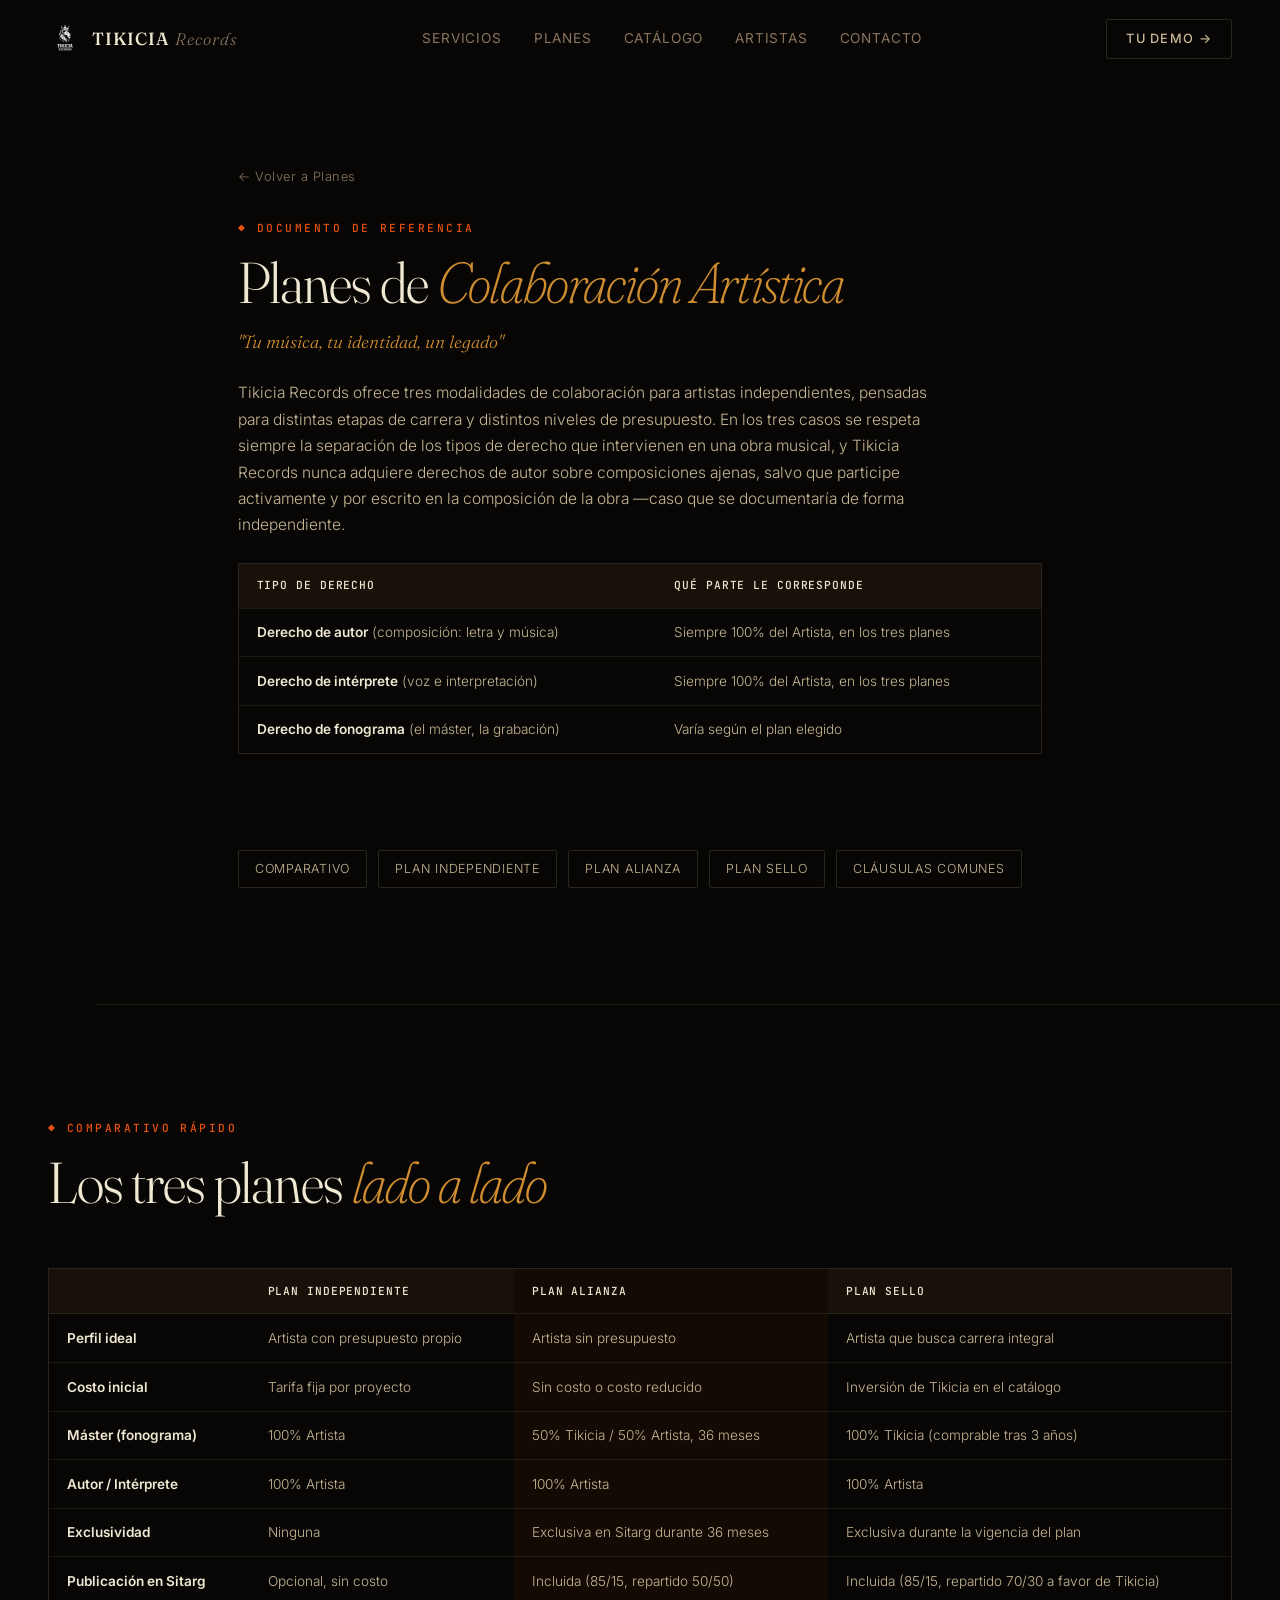
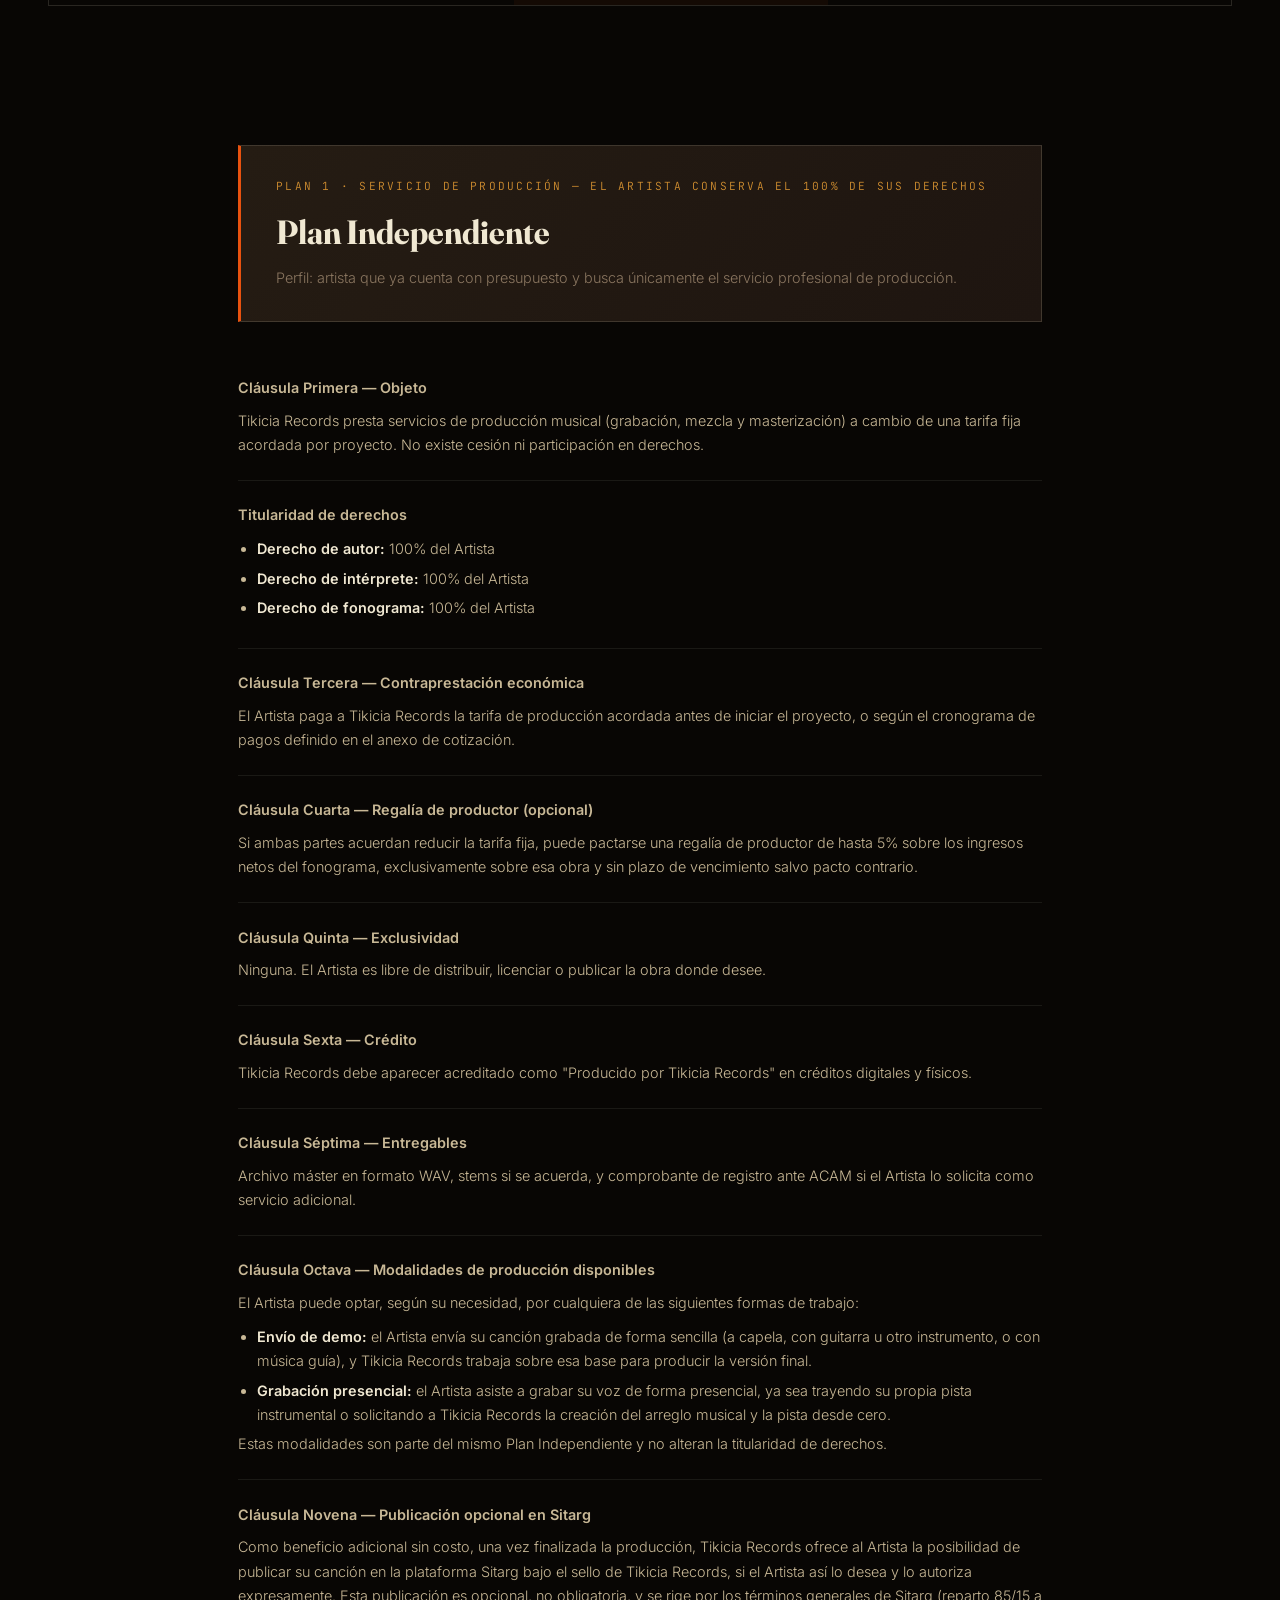
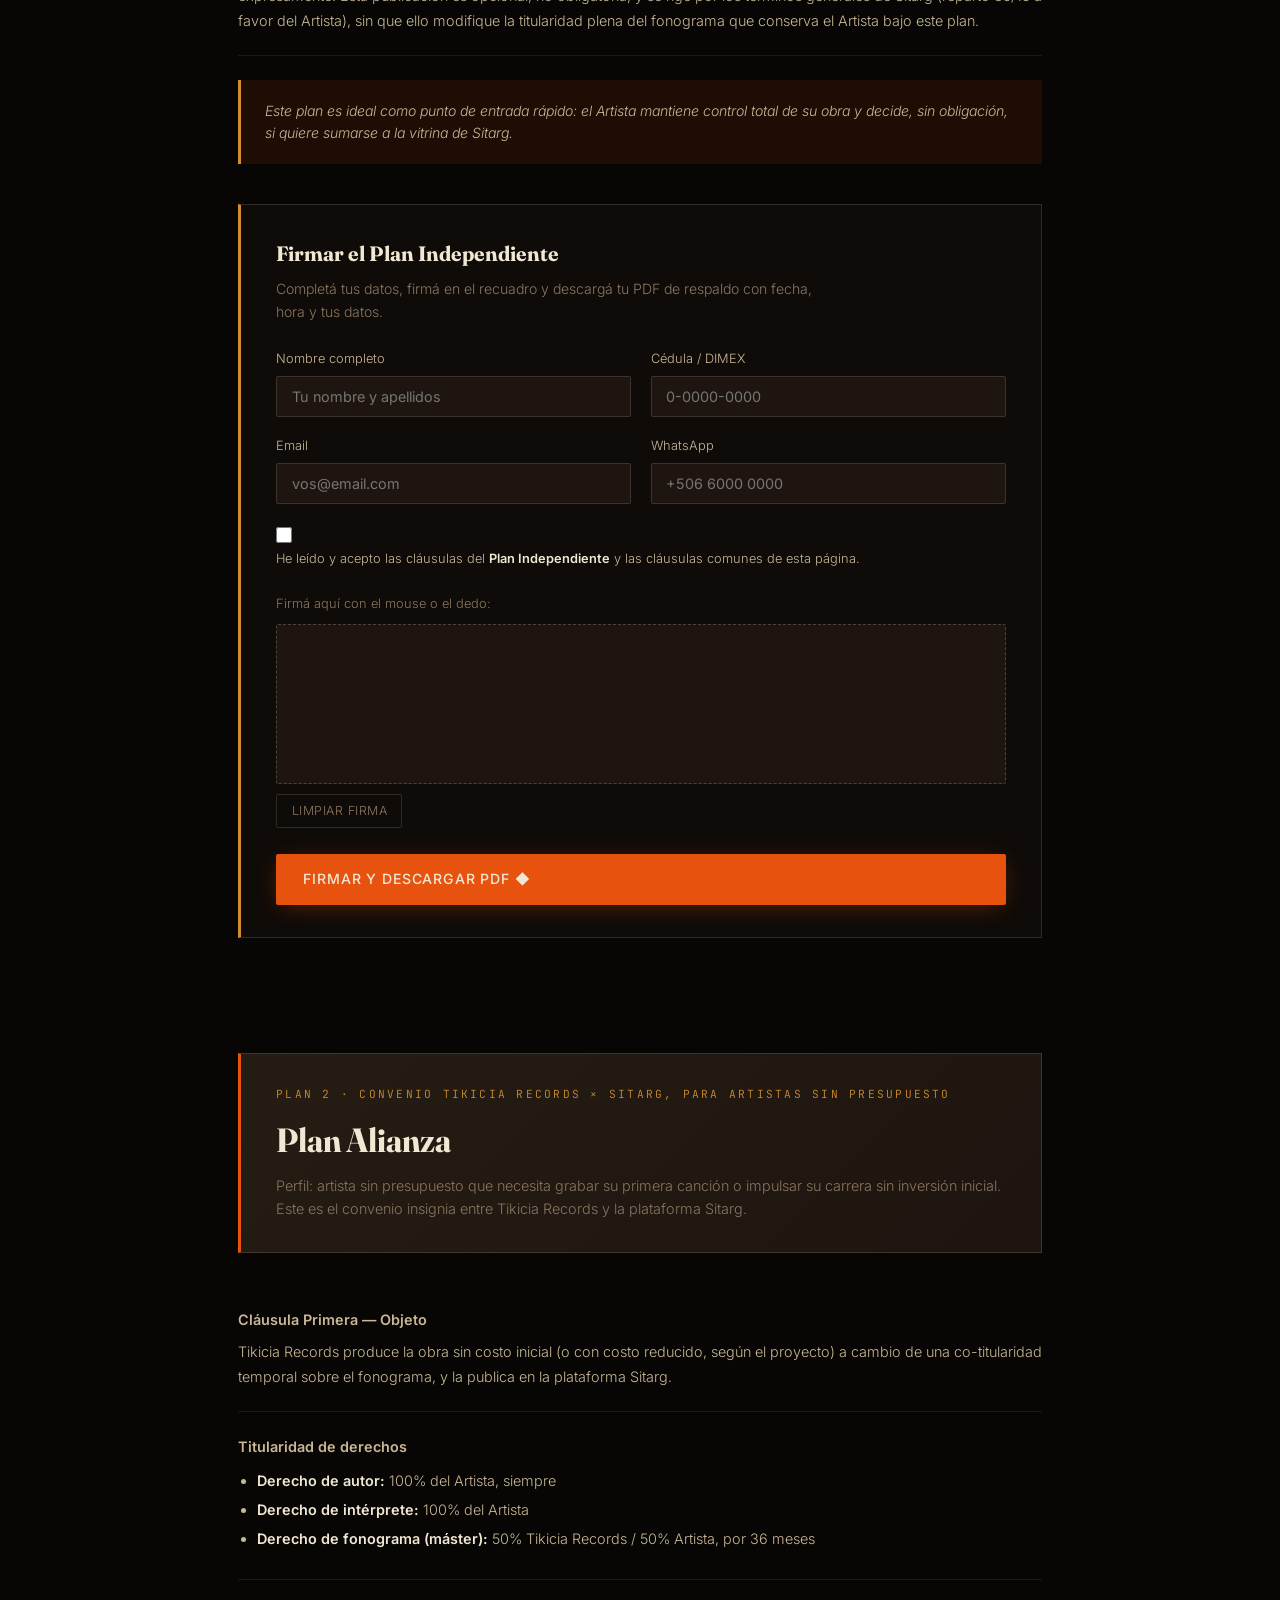
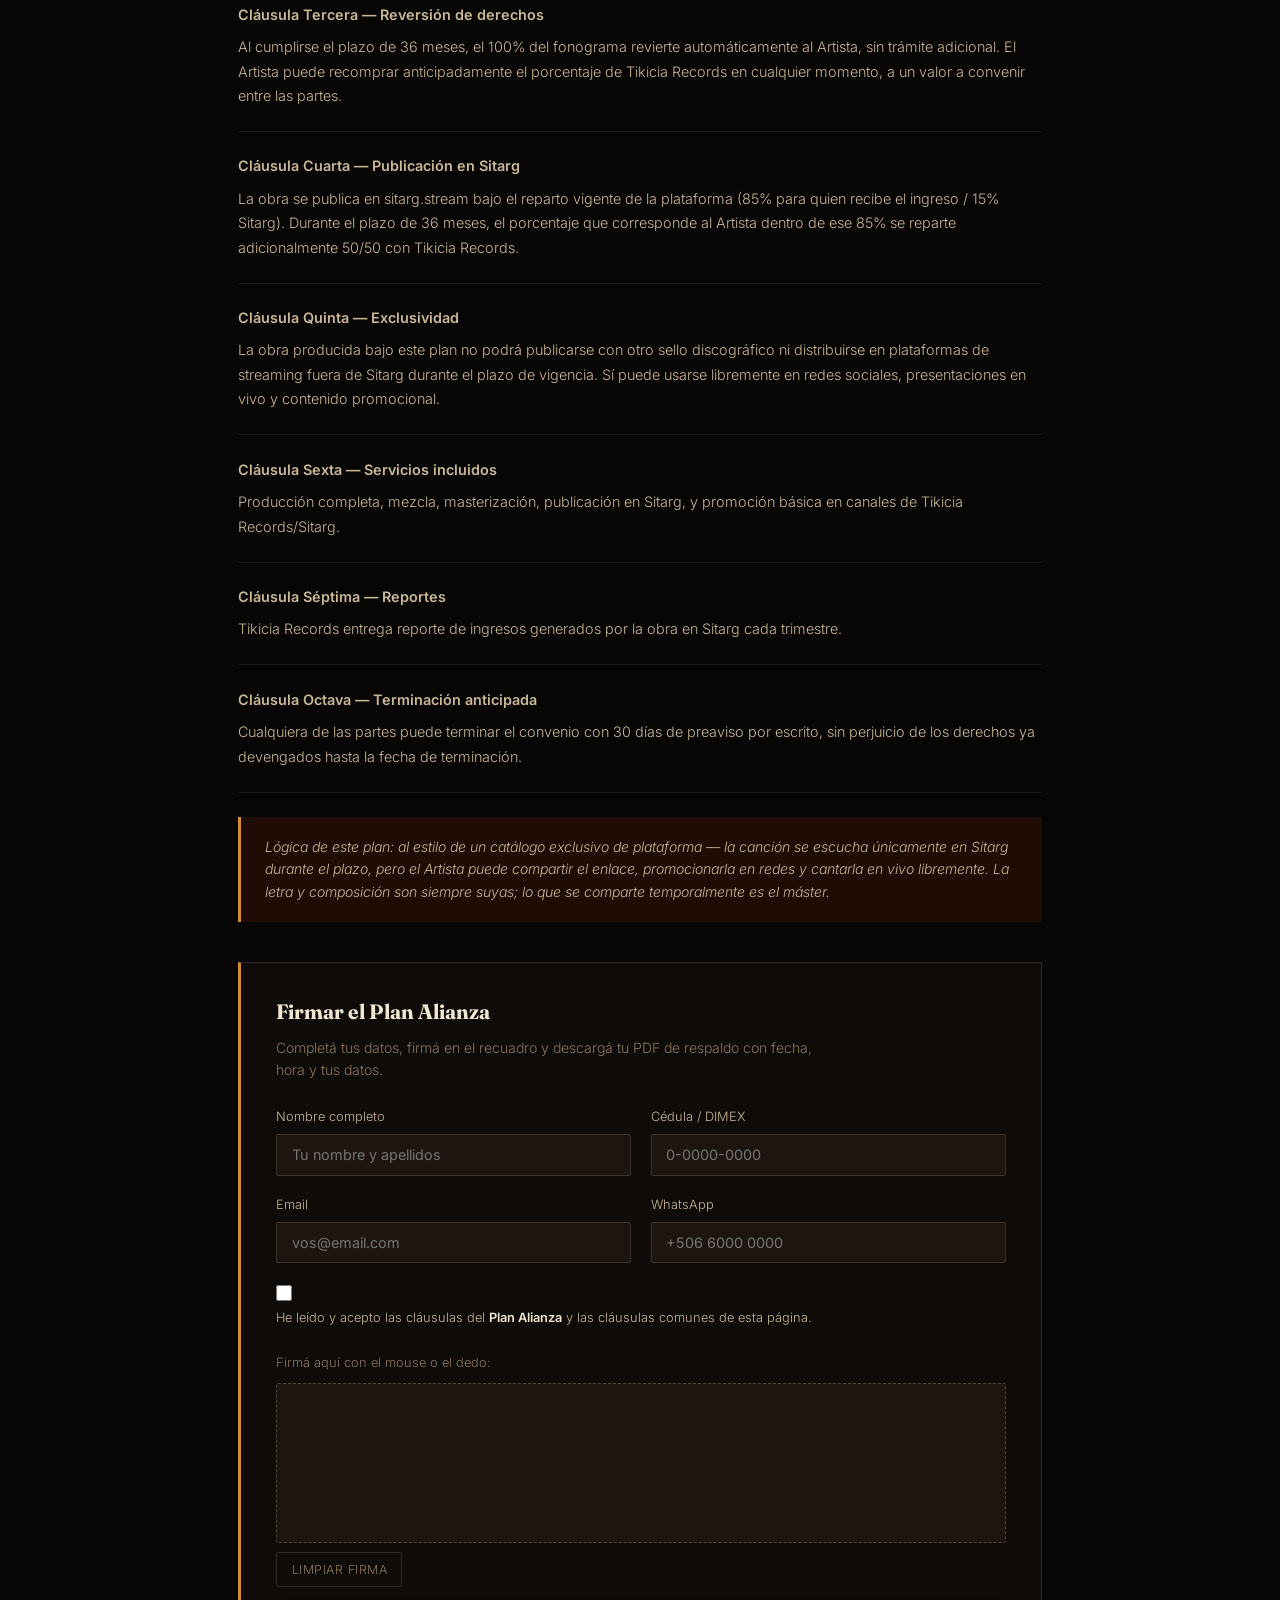
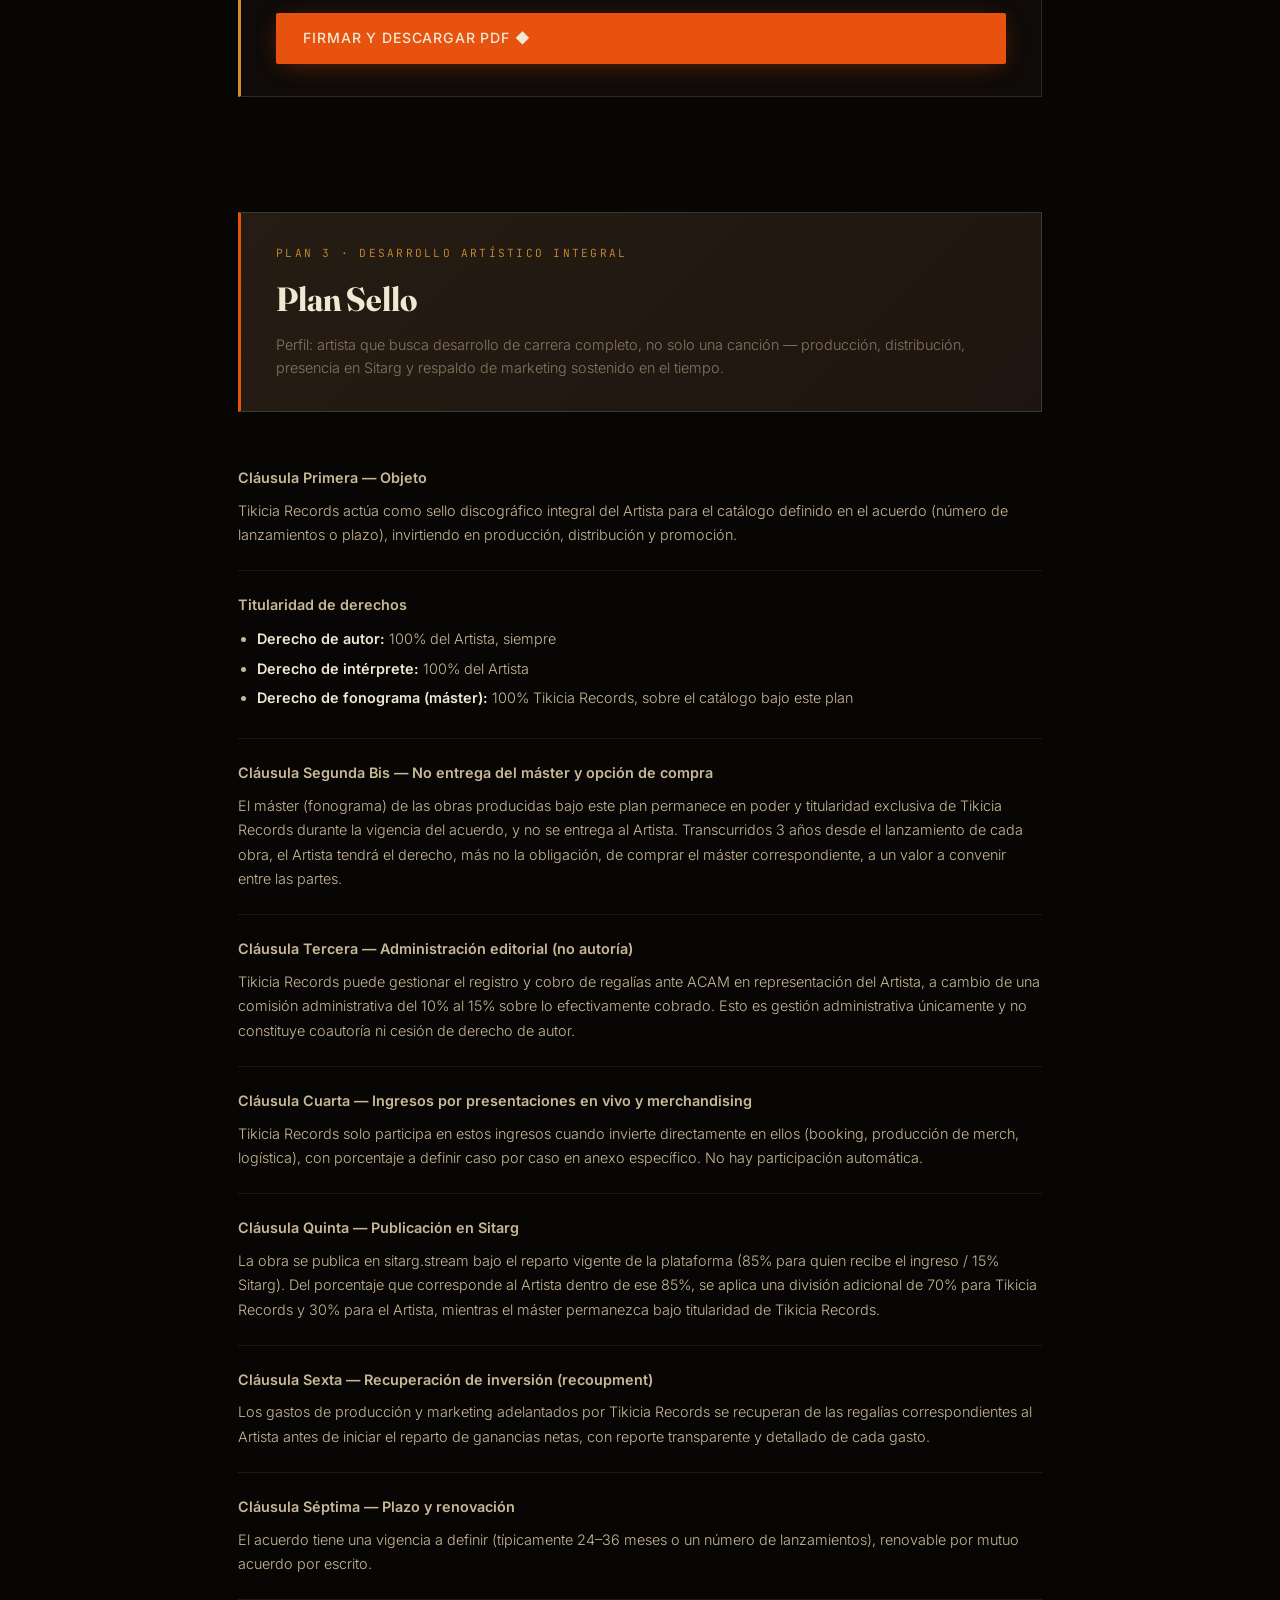
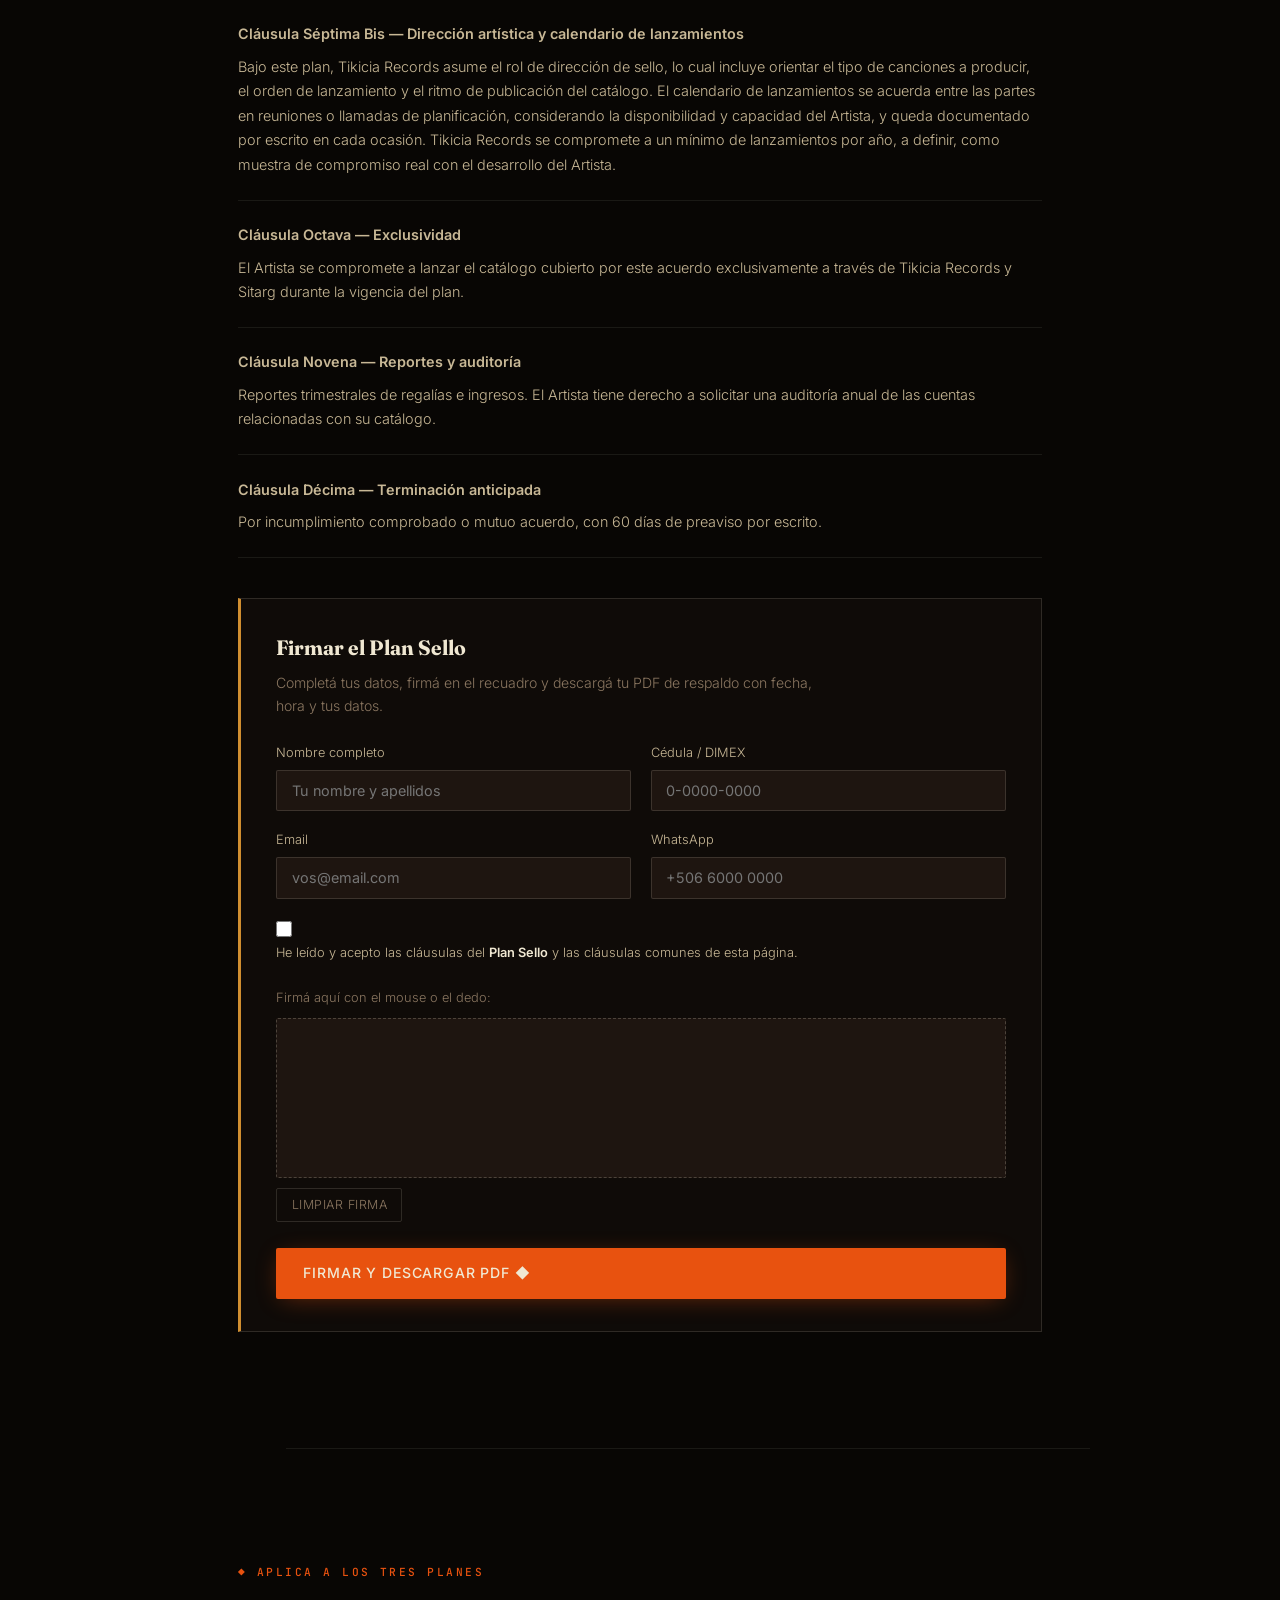
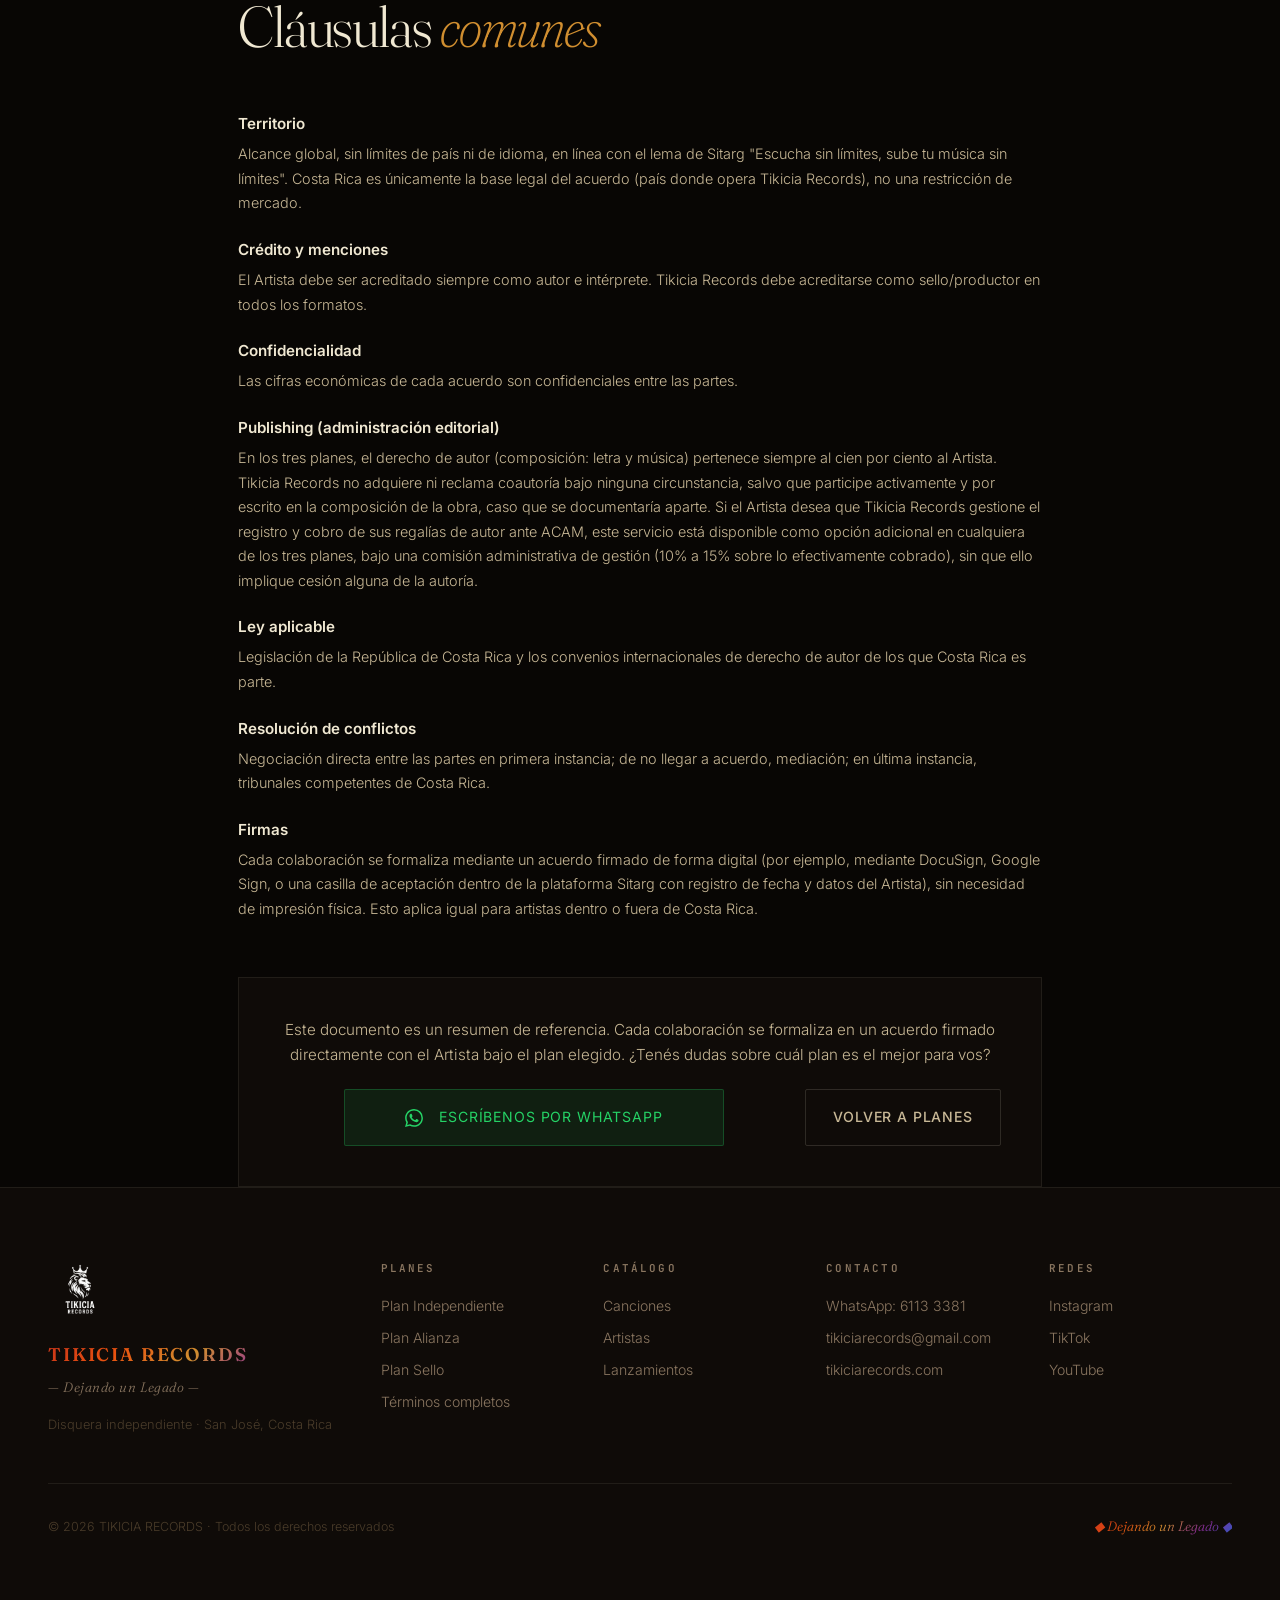
<file: planes-artistas.html>
<!DOCTYPE html>
<html lang="es">
<head>
<meta charset="UTF-8" />
<meta name="viewport" content="width=device-width, initial-scale=1.0" />
<meta name="theme-color" content="#080604" />
<link rel="icon" href="assets/img/logo 1.png" type="image/png">
<link rel="apple-touch-icon" href="assets/img/logo 1.png">

<title>Planes de Colaboración Artística · Términos completos | TIKICIA RECORDS</title>
<meta name="description" content="Detalle completo de los tres planes de colaboración artística de Tikicia Records: Independiente, Alianza y Sello. Cláusulas de derechos de autor, fonograma, exclusividad y publicación en Sitarg.">
<meta name="robots" content="index, follow">
<meta name="author" content="Tikicia Records">
<link rel="canonical" href="https://grafitico.github.io/tikicia-records/planes-artistas.html">

<link rel="preconnect" href="https://fonts.googleapis.com">
<link rel="preconnect" href="https://fonts.gstatic.com" crossorigin>
<link href="https://fonts.googleapis.com/css2?family=Fraunces:ital,opsz,wght,SOFT@0,9..144,200..900,0..100;1,9..144,200..900,0..100&family=Inter:wght@300;400;500;600&family=JetBrains+Mono:wght@400;500&display=swap" rel="stylesheet">

<link rel="stylesheet" href="styles.css?v=20260913a">
</head>
<body class="no-player">

<!-- ============================================================
     NAV
============================================================ -->
<header class="nav" id="nav">
  <a href="index.html" class="nav-brand">
    <img src="assets/img/logo 1.png" alt="TIKICIA" class="nav-logo-img"
         onerror="this.style.display='none';this.nextElementSibling.style.display='inline'">
    <span class="nav-logo-fallback" style="display:none">♛</span>
    <span class="nav-name">TIKICIA <em>Records</em></span>
  </a>
  <nav class="nav-links">
    <a href="index.html#servicios">Servicios</a>
    <a href="index.html#planes">Planes</a>
    <a href="index.html#catalogo">Catálogo</a>
    <a href="index.html#artistas">Artistas</a>
    <a href="index.html#contacto">Contacto</a>
  </nav>
  <a href="index.html#contacto" class="nav-cta">Tu Demo →</a>
  <button class="nav-hamburger" id="navHamburger" aria-label="Abrir menú" aria-expanded="false">
    <span></span><span></span><span></span>
  </button>
</header>

<div class="nav-mobile" id="navMobile" aria-hidden="true">
  <nav class="nav-mobile-links">
    <a href="index.html#servicios">Servicios</a>
    <a href="index.html#planes">Planes</a>
    <a href="index.html#catalogo">Catálogo</a>
    <a href="index.html#artistas">Artistas</a>
    <a href="index.html#contacto">Contacto</a>
  </nav>
  <a href="index.html#contacto" class="btn btn-primary nav-mobile-cta">Tu Demo →</a>
</div>

<!-- ============================================================
     HEADER
============================================================ -->
<section class="legal-hero">
  <a href="index.html#planes" class="legal-back">← Volver a Planes</a>
  <p class="kicker">◆ Documento de referencia</p>
  <h1 class="section-title">Planes de <em>Colaboración Artística</em></h1>
  <p class="legal-tagline">"Tu música, tu identidad, un legado"</p>
  <p class="legal-intro">
    Tikicia Records ofrece tres modalidades de colaboración para artistas independientes,
    pensadas para distintas etapas de carrera y distintos niveles de presupuesto. En los
    tres casos se respeta siempre la separación de los tipos de derecho que intervienen en
    una obra musical, y Tikicia Records nunca adquiere derechos de autor sobre composiciones
    ajenas, salvo que participe activamente y por escrito en la composición de la obra —caso
    que se documentaría de forma independiente.
  </p>

  <div class="table-wrap">
    <table class="legal-table">
      <thead>
        <tr>
          <th>Tipo de derecho</th>
          <th>Qué parte le corresponde</th>
        </tr>
      </thead>
      <tbody>
        <tr>
          <td><strong>Derecho de autor</strong> (composición: letra y música)</td>
          <td>Siempre 100% del Artista, en los tres planes</td>
        </tr>
        <tr>
          <td><strong>Derecho de intérprete</strong> (voz e interpretación)</td>
          <td>Siempre 100% del Artista, en los tres planes</td>
        </tr>
        <tr>
          <td><strong>Derecho de fonograma</strong> (el máster, la grabación)</td>
          <td>Varía según el plan elegido</td>
        </tr>
      </tbody>
    </table>
  </div>
</section>

<nav class="legal-toc" aria-label="Navegación rápida">
  <a href="#comparativo">Comparativo</a>
  <a href="#independiente">Plan Independiente</a>
  <a href="#alianza">Plan Alianza</a>
  <a href="#sello">Plan Sello</a>
  <a href="#comunes">Cláusulas comunes</a>
</nav>

<!-- ============================================================
     COMPARATIVO RÁPIDO
============================================================ -->
<section class="section" id="comparativo">
  <div class="section-head">
    <p class="kicker">◆ Comparativo rápido</p>
    <h2 class="section-title">Los tres planes <em>lado a lado</em></h2>
  </div>

  <div class="table-wrap">
    <table class="legal-table">
      <thead>
        <tr>
          <th></th>
          <th>Plan Independiente</th>
          <th class="col-featured">Plan Alianza</th>
          <th>Plan Sello</th>
        </tr>
      </thead>
      <tbody>
        <tr>
          <td><strong>Perfil ideal</strong></td>
          <td>Artista con presupuesto propio</td>
          <td class="col-featured">Artista sin presupuesto</td>
          <td>Artista que busca carrera integral</td>
        </tr>
        <tr>
          <td><strong>Costo inicial</strong></td>
          <td>Tarifa fija por proyecto</td>
          <td class="col-featured">Sin costo o costo reducido</td>
          <td>Inversión de Tikicia en el catálogo</td>
        </tr>
        <tr>
          <td><strong>Máster (fonograma)</strong></td>
          <td>100% Artista</td>
          <td class="col-featured">50% Tikicia / 50% Artista, 36 meses</td>
          <td>100% Tikicia (comprable tras 3 años)</td>
        </tr>
        <tr>
          <td><strong>Autor / Intérprete</strong></td>
          <td>100% Artista</td>
          <td class="col-featured">100% Artista</td>
          <td>100% Artista</td>
        </tr>
        <tr>
          <td><strong>Exclusividad</strong></td>
          <td>Ninguna</td>
          <td class="col-featured">Exclusiva en Sitarg durante 36 meses</td>
          <td>Exclusiva durante la vigencia del plan</td>
        </tr>
        <tr>
          <td><strong>Publicación en Sitarg</strong></td>
          <td>Opcional, sin costo</td>
          <td class="col-featured">Incluida (85/15, repartido 50/50)</td>
          <td>Incluida (85/15, repartido 70/30 a favor de Tikicia)</td>
        </tr>
      </tbody>
    </table>
  </div>
</section>

<!-- ============================================================
     PLAN 1 — INDEPENDIENTE
============================================================ -->
<section class="plan-doc" id="independiente">
  <div class="plan-doc-header">
    <p class="plan-doc-eyebrow">Plan 1 · Servicio de producción — el Artista conserva el 100% de sus derechos</p>
    <h3 class="plan-doc-title">Plan Independiente</h3>
    <p class="plan-doc-profile">Perfil: artista que ya cuenta con presupuesto y busca únicamente el servicio profesional de producción.</p>
  </div>

  <div class="clause">
    <p class="clause-title">Cláusula Primera — Objeto</p>
    <p>Tikicia Records presta servicios de producción musical (grabación, mezcla y masterización) a cambio de una tarifa fija acordada por proyecto. No existe cesión ni participación en derechos.</p>
  </div>

  <div class="clause">
    <p class="clause-title">Titularidad de derechos</p>
    <ul>
      <li><strong>Derecho de autor:</strong> 100% del Artista</li>
      <li><strong>Derecho de intérprete:</strong> 100% del Artista</li>
      <li><strong>Derecho de fonograma:</strong> 100% del Artista</li>
    </ul>
  </div>

  <div class="clause">
    <p class="clause-title">Cláusula Tercera — Contraprestación económica</p>
    <p>El Artista paga a Tikicia Records la tarifa de producción acordada antes de iniciar el proyecto, o según el cronograma de pagos definido en el anexo de cotización.</p>
  </div>

  <div class="clause">
    <p class="clause-title">Cláusula Cuarta — Regalía de productor (opcional)</p>
    <p>Si ambas partes acuerdan reducir la tarifa fija, puede pactarse una regalía de productor de hasta 5% sobre los ingresos netos del fonograma, exclusivamente sobre esa obra y sin plazo de vencimiento salvo pacto contrario.</p>
  </div>

  <div class="clause">
    <p class="clause-title">Cláusula Quinta — Exclusividad</p>
    <p>Ninguna. El Artista es libre de distribuir, licenciar o publicar la obra donde desee.</p>
  </div>

  <div class="clause">
    <p class="clause-title">Cláusula Sexta — Crédito</p>
    <p>Tikicia Records debe aparecer acreditado como "Producido por Tikicia Records" en créditos digitales y físicos.</p>
  </div>

  <div class="clause">
    <p class="clause-title">Cláusula Séptima — Entregables</p>
    <p>Archivo máster en formato WAV, stems si se acuerda, y comprobante de registro ante ACAM si el Artista lo solicita como servicio adicional.</p>
  </div>

  <div class="clause">
    <p class="clause-title">Cláusula Octava — Modalidades de producción disponibles</p>
    <p>El Artista puede optar, según su necesidad, por cualquiera de las siguientes formas de trabajo:</p>
    <ul>
      <li><strong>Envío de demo:</strong> el Artista envía su canción grabada de forma sencilla (a capela, con guitarra u otro instrumento, o con música guía), y Tikicia Records trabaja sobre esa base para producir la versión final.</li>
      <li><strong>Grabación presencial:</strong> el Artista asiste a grabar su voz de forma presencial, ya sea trayendo su propia pista instrumental o solicitando a Tikicia Records la creación del arreglo musical y la pista desde cero.</li>
    </ul>
    <p>Estas modalidades son parte del mismo Plan Independiente y no alteran la titularidad de derechos.</p>
  </div>

  <div class="clause">
    <p class="clause-title">Cláusula Novena — Publicación opcional en Sitarg</p>
    <p>Como beneficio adicional sin costo, una vez finalizada la producción, Tikicia Records ofrece al Artista la posibilidad de publicar su canción en la plataforma Sitarg bajo el sello de Tikicia Records, si el Artista así lo desea y lo autoriza expresamente. Esta publicación es opcional, no obligatoria, y se rige por los términos generales de Sitarg (reparto 85/15 a favor del Artista), sin que ello modifique la titularidad plena del fonograma que conserva el Artista bajo este plan.</p>
  </div>

  <div class="note-callout">
    Este plan es ideal como punto de entrada rápido: el Artista mantiene control total de su obra y decide, sin obligación, si quiere sumarse a la vitrina de Sitarg.
  </div>
</section>

<!-- ============================================================
     PLAN 2 — ALIANZA
============================================================ -->
<section class="plan-doc" id="alianza">
  <div class="plan-doc-header">
    <p class="plan-doc-eyebrow">Plan 2 · Convenio Tikicia Records × Sitarg, para artistas sin presupuesto</p>
    <h3 class="plan-doc-title">Plan Alianza</h3>
    <p class="plan-doc-profile">Perfil: artista sin presupuesto que necesita grabar su primera canción o impulsar su carrera sin inversión inicial. Este es el convenio insignia entre Tikicia Records y la plataforma Sitarg.</p>
  </div>

  <div class="clause">
    <p class="clause-title">Cláusula Primera — Objeto</p>
    <p>Tikicia Records produce la obra sin costo inicial (o con costo reducido, según el proyecto) a cambio de una co-titularidad temporal sobre el fonograma, y la publica en la plataforma Sitarg.</p>
  </div>

  <div class="clause">
    <p class="clause-title">Titularidad de derechos</p>
    <ul>
      <li><strong>Derecho de autor:</strong> 100% del Artista, siempre</li>
      <li><strong>Derecho de intérprete:</strong> 100% del Artista</li>
      <li><strong>Derecho de fonograma (máster):</strong> 50% Tikicia Records / 50% Artista, por 36 meses</li>
    </ul>
  </div>

  <div class="clause">
    <p class="clause-title">Cláusula Tercera — Reversión de derechos</p>
    <p>Al cumplirse el plazo de 36 meses, el 100% del fonograma revierte automáticamente al Artista, sin trámite adicional. El Artista puede recomprar anticipadamente el porcentaje de Tikicia Records en cualquier momento, a un valor a convenir entre las partes.</p>
  </div>

  <div class="clause">
    <p class="clause-title">Cláusula Cuarta — Publicación en Sitarg</p>
    <p>La obra se publica en sitarg.stream bajo el reparto vigente de la plataforma (85% para quien recibe el ingreso / 15% Sitarg). Durante el plazo de 36 meses, el porcentaje que corresponde al Artista dentro de ese 85% se reparte adicionalmente 50/50 con Tikicia Records.</p>
  </div>

  <div class="clause">
    <p class="clause-title">Cláusula Quinta — Exclusividad</p>
    <p>La obra producida bajo este plan no podrá publicarse con otro sello discográfico ni distribuirse en plataformas de streaming fuera de Sitarg durante el plazo de vigencia. Sí puede usarse libremente en redes sociales, presentaciones en vivo y contenido promocional.</p>
  </div>

  <div class="clause">
    <p class="clause-title">Cláusula Sexta — Servicios incluidos</p>
    <p>Producción completa, mezcla, masterización, publicación en Sitarg, y promoción básica en canales de Tikicia Records/Sitarg.</p>
  </div>

  <div class="clause">
    <p class="clause-title">Cláusula Séptima — Reportes</p>
    <p>Tikicia Records entrega reporte de ingresos generados por la obra en Sitarg cada trimestre.</p>
  </div>

  <div class="clause">
    <p class="clause-title">Cláusula Octava — Terminación anticipada</p>
    <p>Cualquiera de las partes puede terminar el convenio con 30 días de preaviso por escrito, sin perjuicio de los derechos ya devengados hasta la fecha de terminación.</p>
  </div>

  <div class="note-callout">
    Lógica de este plan: al estilo de un catálogo exclusivo de plataforma — la canción se escucha únicamente en Sitarg durante el plazo, pero el Artista puede compartir el enlace, promocionarla en redes y cantarla en vivo libremente. La letra y composición son siempre suyas; lo que se comparte temporalmente es el máster.
  </div>
</section>

<!-- ============================================================
     PLAN 3 — SELLO
============================================================ -->
<section class="plan-doc" id="sello">
  <div class="plan-doc-header">
    <p class="plan-doc-eyebrow">Plan 3 · Desarrollo artístico integral</p>
    <h3 class="plan-doc-title">Plan Sello</h3>
    <p class="plan-doc-profile">Perfil: artista que busca desarrollo de carrera completo, no solo una canción — producción, distribución, presencia en Sitarg y respaldo de marketing sostenido en el tiempo.</p>
  </div>

  <div class="clause">
    <p class="clause-title">Cláusula Primera — Objeto</p>
    <p>Tikicia Records actúa como sello discográfico integral del Artista para el catálogo definido en el acuerdo (número de lanzamientos o plazo), invirtiendo en producción, distribución y promoción.</p>
  </div>

  <div class="clause">
    <p class="clause-title">Titularidad de derechos</p>
    <ul>
      <li><strong>Derecho de autor:</strong> 100% del Artista, siempre</li>
      <li><strong>Derecho de intérprete:</strong> 100% del Artista</li>
      <li><strong>Derecho de fonograma (máster):</strong> 100% Tikicia Records, sobre el catálogo bajo este plan</li>
    </ul>
  </div>

  <div class="clause">
    <p class="clause-title">Cláusula Segunda Bis — No entrega del máster y opción de compra</p>
    <p>El máster (fonograma) de las obras producidas bajo este plan permanece en poder y titularidad exclusiva de Tikicia Records durante la vigencia del acuerdo, y no se entrega al Artista. Transcurridos 3 años desde el lanzamiento de cada obra, el Artista tendrá el derecho, más no la obligación, de comprar el máster correspondiente, a un valor a convenir entre las partes.</p>
  </div>

  <div class="clause">
    <p class="clause-title">Cláusula Tercera — Administración editorial (no autoría)</p>
    <p>Tikicia Records puede gestionar el registro y cobro de regalías ante ACAM en representación del Artista, a cambio de una comisión administrativa del 10% al 15% sobre lo efectivamente cobrado. Esto es gestión administrativa únicamente y no constituye coautoría ni cesión de derecho de autor.</p>
  </div>

  <div class="clause">
    <p class="clause-title">Cláusula Cuarta — Ingresos por presentaciones en vivo y merchandising</p>
    <p>Tikicia Records solo participa en estos ingresos cuando invierte directamente en ellos (booking, producción de merch, logística), con porcentaje a definir caso por caso en anexo específico. No hay participación automática.</p>
  </div>

  <div class="clause">
    <p class="clause-title">Cláusula Quinta — Publicación en Sitarg</p>
    <p>La obra se publica en sitarg.stream bajo el reparto vigente de la plataforma (85% para quien recibe el ingreso / 15% Sitarg). Del porcentaje que corresponde al Artista dentro de ese 85%, se aplica una división adicional de 70% para Tikicia Records y 30% para el Artista, mientras el máster permanezca bajo titularidad de Tikicia Records.</p>
  </div>

  <div class="clause">
    <p class="clause-title">Cláusula Sexta — Recuperación de inversión (recoupment)</p>
    <p>Los gastos de producción y marketing adelantados por Tikicia Records se recuperan de las regalías correspondientes al Artista antes de iniciar el reparto de ganancias netas, con reporte transparente y detallado de cada gasto.</p>
  </div>

  <div class="clause">
    <p class="clause-title">Cláusula Séptima — Plazo y renovación</p>
    <p>El acuerdo tiene una vigencia a definir (típicamente 24–36 meses o un número de lanzamientos), renovable por mutuo acuerdo por escrito.</p>
  </div>

  <div class="clause">
    <p class="clause-title">Cláusula Séptima Bis — Dirección artística y calendario de lanzamientos</p>
    <p>Bajo este plan, Tikicia Records asume el rol de dirección de sello, lo cual incluye orientar el tipo de canciones a producir, el orden de lanzamiento y el ritmo de publicación del catálogo. El calendario de lanzamientos se acuerda entre las partes en reuniones o llamadas de planificación, considerando la disponibilidad y capacidad del Artista, y queda documentado por escrito en cada ocasión. Tikicia Records se compromete a un mínimo de lanzamientos por año, a definir, como muestra de compromiso real con el desarrollo del Artista.</p>
  </div>

  <div class="clause">
    <p class="clause-title">Cláusula Octava — Exclusividad</p>
    <p>El Artista se compromete a lanzar el catálogo cubierto por este acuerdo exclusivamente a través de Tikicia Records y Sitarg durante la vigencia del plan.</p>
  </div>

  <div class="clause">
    <p class="clause-title">Cláusula Novena — Reportes y auditoría</p>
    <p>Reportes trimestrales de regalías e ingresos. El Artista tiene derecho a solicitar una auditoría anual de las cuentas relacionadas con su catálogo.</p>
  </div>

  <div class="clause">
    <p class="clause-title">Cláusula Décima — Terminación anticipada</p>
    <p>Por incumplimiento comprobado o mutuo acuerdo, con 60 días de preaviso por escrito.</p>
  </div>
</section>

<!-- ============================================================
     CLÁUSULAS COMUNES
============================================================ -->
<section class="section legal-common" id="comunes">
  <div class="section-head">
    <p class="kicker">◆ Aplica a los tres planes</p>
    <h2 class="section-title">Cláusulas <em>comunes</em></h2>
  </div>

  <dl>
    <div>
      <dt>Territorio</dt>
      <dd>Alcance global, sin límites de país ni de idioma, en línea con el lema de Sitarg "Escucha sin límites, sube tu música sin límites". Costa Rica es únicamente la base legal del acuerdo (país donde opera Tikicia Records), no una restricción de mercado.</dd>
    </div>
    <div>
      <dt>Crédito y menciones</dt>
      <dd>El Artista debe ser acreditado siempre como autor e intérprete. Tikicia Records debe acreditarse como sello/productor en todos los formatos.</dd>
    </div>
    <div>
      <dt>Confidencialidad</dt>
      <dd>Las cifras económicas de cada acuerdo son confidenciales entre las partes.</dd>
    </div>
    <div>
      <dt>Publishing (administración editorial)</dt>
      <dd>En los tres planes, el derecho de autor (composición: letra y música) pertenece siempre al cien por ciento al Artista. Tikicia Records no adquiere ni reclama coautoría bajo ninguna circunstancia, salvo que participe activamente y por escrito en la composición de la obra, caso que se documentaría aparte. Si el Artista desea que Tikicia Records gestione el registro y cobro de sus regalías de autor ante ACAM, este servicio está disponible como opción adicional en cualquiera de los tres planes, bajo una comisión administrativa de gestión (10% a 15% sobre lo efectivamente cobrado), sin que ello implique cesión alguna de la autoría.</dd>
    </div>
    <div>
      <dt>Ley aplicable</dt>
      <dd>Legislación de la República de Costa Rica y los convenios internacionales de derecho de autor de los que Costa Rica es parte.</dd>
    </div>
    <div>
      <dt>Resolución de conflictos</dt>
      <dd>Negociación directa entre las partes en primera instancia; de no llegar a acuerdo, mediación; en última instancia, tribunales competentes de Costa Rica.</dd>
    </div>
    <div>
      <dt>Firmas</dt>
      <dd>Cada colaboración se formaliza mediante un acuerdo firmado de forma digital (por ejemplo, mediante DocuSign, Google Sign, o una casilla de aceptación dentro de la plataforma Sitarg con registro de fecha y datos del Artista), sin necesidad de impresión física. Esto aplica igual para artistas dentro o fuera de Costa Rica.</dd>
    </div>
  </dl>

  <div class="legal-cta io-reveal">
    <p>Este documento es un resumen de referencia. Cada colaboración se formaliza en un acuerdo firmado directamente con el Artista bajo el plan elegido. ¿Tenés dudas sobre cuál plan es el mejor para vos?</p>
    <div class="btn-row">
      <a href="https://wa.me/50661133381?text=Hola%2C%20tengo%20dudas%20sobre%20los%20planes%20de%20colaboraci%C3%B3n%20art%C3%ADstica" target="_blank" rel="noopener" class="btn btn-whatsapp">
        <svg viewBox="0 0 24 24" fill="currentColor" width="18" height="18"><path d="M17.472 14.382c-.297-.149-1.758-.867-2.03-.967-.273-.099-.471-.148-.67.15-.197.297-.767.966-.94 1.164-.173.199-.347.223-.644.075-.297-.15-1.255-.463-2.39-1.475-.883-.788-1.48-1.761-1.653-2.059-.173-.297-.018-.458.13-.606.134-.133.298-.347.446-.52.149-.174.198-.298.298-.497.099-.198.05-.371-.025-.52-.075-.149-.669-1.612-.916-2.207-.242-.579-.487-.5-.669-.51-.173-.008-.371-.01-.57-.01-.198 0-.52.074-.792.372-.272.297-1.04 1.016-1.04 2.479 0 1.462 1.065 2.875 1.213 3.074.149.198 2.096 3.2 5.077 4.487.709.306 1.262.489 1.694.625.712.227 1.36.195 1.871.118.571-.085 1.758-.719 2.006-1.413.248-.694.248-1.289.173-1.413-.074-.124-.272-.198-.57-.347m-5.421 7.403h-.004a9.87 9.87 0 01-5.031-1.378l-.361-.214-3.741.982.998-3.648-.235-.374a9.86 9.86 0 01-1.51-5.26c.001-5.45 4.436-9.884 9.888-9.884 2.64 0 5.122 1.03 6.988 2.898a9.825 9.825 0 012.893 6.994c-.003 5.45-4.437 9.884-9.885 9.884m8.413-18.297A11.815 11.815 0 0012.05 0C5.495 0 .16 5.335.157 11.892c0 2.096.547 4.142 1.588 5.945L.057 24l6.305-1.654a11.882 11.882 0 005.683 1.448h.005c6.554 0 11.89-5.335 11.893-11.893a11.821 11.821 0 00-3.48-8.413Z"/></svg>
        Escríbenos por WhatsApp
      </a>
      <a href="index.html#planes" class="btn btn-ghost">Volver a Planes</a>
    </div>
  </div>
</section>

<!-- ============================================================
     FOOTER
============================================================ -->
<footer class="footer">
  <div class="footer-inner">
    <div class="footer-brand">
      <img src="assets/img/logo 1.png" alt="TIKICIA RECORDS" class="footer-logo"
           onerror="this.style.display='none';this.nextElementSibling.style.display='block'">
      <div class="footer-logo-text" style="display:none">
        <span class="footer-mark">♛</span>
      </div>
      <span class="footer-name">TIKICIA RECORDS</span>
      <p class="footer-slogan">— Dejando un Legado —</p>
      <p class="footer-location">Disquera independiente · San José, Costa Rica</p>
    </div>

    <div class="footer-links">
      <h5>Planes</h5>
      <a href="index.html#planes">Plan Independiente</a>
      <a href="index.html#planes">Plan Alianza</a>
      <a href="index.html#planes">Plan Sello</a>
      <a href="planes-artistas.html">Términos completos</a>
    </div>
    <div class="footer-links">
      <h5>Catálogo</h5>
      <a href="index.html#catalogo">Canciones</a>
      <a href="index.html#artistas">Artistas</a>
      <a href="index.html#releases">Lanzamientos</a>
    </div>
    <div class="footer-links">
      <h5>Contacto</h5>
      <a href="https://wa.me/50661133381" target="_blank">WhatsApp: 6113 3381</a>
      <a href="mailto:tikiciarecords@gmail.com">tikiciarecords@gmail.com</a>
      <a href="https://www.tikiciarecords.com" target="_blank">tikiciarecords.com</a>
    </div>
    <div class="footer-links">
      <h5>Redes</h5>
      <a href="https://instagram.com/tikiciarecords" target="_blank">Instagram</a>
      <a href="https://tiktok.com/@tikiciarecords" target="_blank">TikTok</a>
      <a href="https://youtube.com/@tikiciarecords" target="_blank">YouTube</a>
    </div>
  </div>

  <div class="footer-bottom">
    <span>© 2026 TIKICIA RECORDS · Todos los derechos reservados</span>
    <span class="footer-legacy">◆ Dejando un Legado ◆</span>
  </div>
</footer>

<!-- SCRIPTS -->
<script src="config.js"></script>
<script defer src="main.js?v=20260913a"></script>
<script defer src="vendor/jspdf.umd.min.js"></script>
<script defer src="sign.js?v=20260913a"></script>

</body>
</html>
</file>
<file: styles.css>
/* =====================================================================
   TIKICIA RECORDS — Vintage Minimalist
   Dark aged aesthetic · Brand gradient accents · Clean serif typography
   ===================================================================== */

/* =================== CUSTOM PROPERTIES =================== */
:root {
  /* ── Backgrounds: warm dark, aged black ── */
  --bg:        #080604;
  --bg-2:      #0f0b08;
  --bg-3:      #17110a;
  --bg-card:   #1e1510;
  --bg-raised: #251c13;

  /* ── Text: aged cream ── */
  --ink:       #f0e8d2;
  --ink-2:     #c8b896;
  --ink-3:     #8a7660;
  --ink-4:     #4a3c2a;

  /* ── Brand gradient stops ── */
  --brand-red:    #c8341a;
  --brand-orange: #e8520f;
  --brand-gold:   #d08e30;
  --brand-purple: #8e2d9a;
  --brand-blue:   #2c56c0;

  /* ── Functional accents ── */
  --accent:       #e8520f;
  --accent-2:     #c8341a;
  --accent-warm:  #d08e30;
  --accent-muted: rgba(232,82,15,0.10);
  --whatsapp:     #25d366;

  /* ── Lines / borders ── */
  --rule:    rgba(240,232,210,0.08);
  --rule-2:  rgba(240,232,210,0.14);
  --rule-3:  rgba(240,232,210,0.22);

  /* ── Brand gradient (text clips) ── */
  --brand-gradient: linear-gradient(
    135deg,
    var(--brand-red)    0%,
    var(--brand-orange) 25%,
    var(--brand-gold)   50%,
    var(--brand-purple) 75%,
    var(--brand-blue)   100%
  );

  /* ── Motion ── */
  --ease-out: cubic-bezier(0.16, 1, 0.3, 1);
  --ease-io:  cubic-bezier(0.65, 0, 0.35, 1);

  /* ── Spacing ── */
  --pad-section: clamp(4.5rem, 9vw, 8rem);
  --gutter:      clamp(1.4rem, 4vw, 3rem);

  /* ── Player ── */
  --player-h: 88px;
}

/* =================== RESET =================== */
*, *::before, *::after { box-sizing: border-box; margin: 0; padding: 0; }

html {
  scroll-behavior: smooth;
  scroll-padding-top: 80px;
}

body {
  font-family: 'Inter', system-ui, -apple-system, sans-serif;
  font-weight: 300;
  background: var(--bg);
  color: var(--ink);
  line-height: 1.6;
  overflow-x: hidden;
  -webkit-font-smoothing: antialiased;
  -moz-osx-font-smoothing: grayscale;
  padding-bottom: var(--player-h);
}

/* Global grain overlay */
body::before {
  content: '';
  position: fixed;
  inset: 0;
  z-index: 9998;
  pointer-events: none;
  background-image:
    url("data:image/svg+xml;utf8,<svg xmlns='http://www.w3.org/2000/svg' width='300' height='300'><filter id='n'><feTurbulence type='fractalNoise' baseFrequency='0.85' numOctaves='4' stitchTiles='stitch'/><feColorMatrix type='saturate' values='0'/><feBlend in='SourceGraphic' mode='overlay'/></filter><rect width='100%' height='100%' filter='url(%23n)' opacity='0.05'/></svg>");
  opacity: 0.22;
  mix-blend-mode: overlay;
}

img { max-width: 100%; display: block; }
a { color: inherit; text-decoration: none; }
button { font: inherit; cursor: pointer; border: none; background: none; color: inherit; }
strong { font-weight: 600; color: var(--ink); }

::selection { background: var(--accent); color: var(--ink); }

/* =================== UTILITY: BRAND GRADIENT TEXT =================== */
.gradient-text {
  background: var(--brand-gradient);
  -webkit-background-clip: text;
  background-clip: text;
  color: transparent;
}

/* =================== SPLASH =================== */
.splash {
  position: fixed;
  inset: 0;
  background: var(--bg);
  z-index: 9999;
  display: grid;
  place-items: center;
  animation: splashOut 0.8s var(--ease-io) 2.8s forwards;
}
.splash-inner {
  display: flex;
  flex-direction: column;
  align-items: center;
  gap: 1.1rem;
}

.splash-logo-wrap {
  width: 100px;
  height: 100px;
  display: flex;
  align-items: center;
  justify-content: center;
  animation: splashLogoIn 1s var(--ease-out) 0.3s both;
}
.splash-logo-img {
  width: 100px;
  height: 100px;
  object-fit: contain;
}
.splash-logo-svg {
  display: flex;
  align-items: center;
  justify-content: center;
}

.splash-wordmark {
  display: flex;
  flex-direction: column;
  align-items: center;
  gap: 0;
  animation: splashLogoIn 1s var(--ease-out) 0.5s both;
}
.splash-tikicia {
  font-family: 'Fraunces', serif;
  font-size: 2.4rem;
  font-weight: 700;
  letter-spacing: 0.18em;
  background: var(--brand-gradient);
  -webkit-background-clip: text;
  background-clip: text;
  color: transparent;
  font-variation-settings: "opsz" 72, "SOFT" 0;
}
.splash-records {
  font-family: 'Fraunces', serif;
  font-size: 1.1rem;
  font-weight: 400;
  letter-spacing: 0.38em;
  color: var(--ink-2);
  font-variation-settings: "opsz" 36, "SOFT" 0;
}

.splash-tagline {
  font-family: 'Fraunces', serif;
  font-style: italic;
  font-size: 0.85rem;
  color: var(--ink-3);
  letter-spacing: 0.08em;
  animation: splashLogoIn 1s var(--ease-out) 0.8s both;
}

.splash-bar {
  width: 160px;
  height: 1px;
  background: var(--rule);
  overflow: hidden;
  margin-top: 0.5rem;
}
.splash-bar span {
  display: block;
  height: 100%;
  background: var(--brand-gradient);
  animation: splashBar 2s var(--ease-io) 0.8s both;
}

@keyframes splashLogoIn {
  from { opacity: 0; transform: translateY(12px); }
  to   { opacity: 1; transform: translateY(0); }
}
@keyframes splashBar {
  from { transform: translateX(-100%); }
  to   { transform: translateX(100%); }
}
@keyframes splashOut {
  0%   { opacity: 1; visibility: visible; }
  99%  { opacity: 0; visibility: visible; }
  100% { opacity: 0; visibility: hidden; pointer-events: none; }
}
.splash.gone { opacity: 0; visibility: hidden; pointer-events: none; }

/* =================== NAV =================== */
.nav {
  position: fixed;
  top: 0; left: 0; right: 0;
  z-index: 100;
  display: flex;
  align-items: center;
  justify-content: space-between;
  padding: 1.2rem var(--gutter);
  transition: all 0.45s var(--ease-out);
}
.nav.scrolled {
  background: rgba(8,6,4,0.82);
  backdrop-filter: blur(18px) saturate(1.3);
  border-bottom: 1px solid var(--rule);
  padding: 0.75rem var(--gutter);
}

.nav-brand {
  display: flex;
  align-items: center;
  gap: 0.6rem;
  text-decoration: none;
}
.nav-logo-img {
  width: 34px;
  height: 34px;
  object-fit: contain;
}
.nav-logo-fallback {
  font-size: 1.4rem;
  background: var(--brand-gradient);
  -webkit-background-clip: text;
  background-clip: text;
  color: transparent;
}
.nav-name {
  font-family: 'Fraunces', serif;
  font-size: 1.1rem;
  font-weight: 500;
  letter-spacing: 0.06em;
  color: var(--ink);
  font-variation-settings: "opsz" 36, "SOFT" 0;
}
.nav-name em {
  font-style: italic;
  font-weight: 300;
  color: var(--ink-3);
  font-size: 0.95em;
}

.nav-links {
  display: flex;
  gap: 2rem;
}
.nav-links a {
  font-size: 0.85rem;
  font-weight: 400;
  letter-spacing: 0.06em;
  color: var(--ink-3);
  text-transform: uppercase;
  position: relative;
  transition: color 0.3s;
}
.nav-links a::after {
  content: '';
  position: absolute;
  bottom: -3px; left: 0;
  width: 0; height: 1px;
  background: var(--accent);
  transition: width 0.35s var(--ease-out);
}
.nav-links a:hover { color: var(--ink); }
.nav-links a:hover::after { width: 100%; }

.nav-cta {
  font-size: 0.8rem;
  font-weight: 500;
  letter-spacing: 0.1em;
  text-transform: uppercase;
  padding: 0.55rem 1.2rem;
  border: 1px solid var(--rule-2);
  border-radius: 2px;
  color: var(--ink-2);
  transition: all 0.3s var(--ease-out);
}
.nav-cta:hover {
  background: var(--accent);
  border-color: var(--accent);
  color: var(--ink);
}

/* ── Hamburger menu ── */
.nav-hamburger {
  display: none;
  flex-direction: column;
  justify-content: center;
  gap: 5px;
  width: 34px;
  height: 34px;
  cursor: pointer;
  padding: 4px;
}
.nav-hamburger span {
  display: block;
  width: 100%;
  height: 1.5px;
  background: var(--ink-2);
  border-radius: 1px;
  transition: transform 0.35s var(--ease-out), opacity 0.25s;
  transform-origin: center;
}
.nav-hamburger.open span:nth-child(1) { transform: translateY(6.5px) rotate(45deg); background: var(--ink); }
.nav-hamburger.open span:nth-child(2) { opacity: 0; }
.nav-hamburger.open span:nth-child(3) { transform: translateY(-6.5px) rotate(-45deg); background: var(--ink); }

.nav-mobile {
  position: fixed;
  inset: 0;
  background: rgba(8,6,4,0.98);
  z-index: 89;
  display: flex;
  flex-direction: column;
  align-items: center;
  justify-content: center;
  gap: 2.5rem;
  opacity: 0;
  pointer-events: none;
  transform: translateY(-10px);
  transition: opacity 0.4s var(--ease-out), transform 0.4s var(--ease-out);
  backdrop-filter: blur(20px);
}
.nav-mobile.open { opacity: 1; pointer-events: all; transform: none; }
.nav-mobile-links { display: flex; flex-direction: column; align-items: center; gap: 2rem; }
.nav-mobile-links a {
  font-family: 'Fraunces', serif;
  font-size: clamp(2rem, 7vw, 2.8rem);
  font-weight: 300;
  color: var(--ink-2);
  letter-spacing: -0.01em;
  transition: color 0.25s;
  font-variation-settings: "opsz" 72, "SOFT" 10;
}
.nav-mobile-links a:hover { color: var(--accent-warm); }
.nav-mobile-cta { margin-top: 0.5rem; }

@media (max-width: 820px) {
  .nav-links { display: none; }
  .nav-cta { display: none; }
  .nav-hamburger { display: flex; }
}

/* =================== HERO =================== */
.hero {
  position: relative;
  min-height: 100svh;
  padding: 8rem var(--gutter) 5rem;
  display: flex;
  flex-direction: column;
  justify-content: center;
  overflow: hidden;
}

.hero-grain {
  position: absolute;
  inset: 0;
  background:
    radial-gradient(60% 60% at 10% 25%, rgba(200,52,26,0.18) 0%, transparent 65%),
    radial-gradient(45% 55% at 88% 15%, rgba(142,45,154,0.14) 0%, transparent 60%),
    radial-gradient(50% 40% at 75% 90%, rgba(44,86,192,0.10) 0%, transparent 60%),
    radial-gradient(40% 40% at 15% 85%, rgba(208,142,48,0.08) 0%, transparent 60%);
  pointer-events: none;
}
.hero-glow {
  position: absolute;
  inset: 0;
  background-image:
    url("data:image/svg+xml;utf8,<svg xmlns='http://www.w3.org/2000/svg' width='400' height='400'><filter id='n'><feTurbulence type='fractalNoise' baseFrequency='0.9' numOctaves='2'/><feColorMatrix values='0 0 0 0 0 0 0 0 0 0 0 0 0 0 0 0 0 0 0.35 0'/></filter><rect width='100%' height='100%' filter='url(%23n)'/></svg>");
  opacity: 0.12;
  pointer-events: none;
}

.hero-inner {
  position: relative;
  z-index: 2;
  max-width: 1100px;
  margin: 0 auto;
  width: 100%;
}

.hero-meta {
  display: inline-flex;
  align-items: center;
  gap: 0.5rem;
  font-size: 0.72rem;
  font-weight: 500;
  text-transform: uppercase;
  letter-spacing: 0.2em;
  color: var(--ink-3);
  margin-bottom: 2.5rem;
}
.hero-meta .dot {
  width: 6px; height: 6px;
  border-radius: 50%;
  background: var(--accent-warm);
  box-shadow: 0 0 10px var(--accent-warm);
  animation: dotPulse 2.5s ease-in-out infinite;
}
@keyframes dotPulse { 0%,100%{opacity:1;transform:scale(1)} 50%{opacity:0.4;transform:scale(0.8)} }

.hero-title {
  font-family: 'Fraunces', serif;
  font-size: clamp(2.8rem, 9.5vw, 8rem);
  font-weight: 300;
  line-height: 1.05;
  letter-spacing: -0.03em;
  margin-bottom: 2rem;
  font-variation-settings: "opsz" 144, "SOFT" 20;
}
.hero-title span { display: block; color: var(--ink); }
.hero-line-2 {
  background: linear-gradient(90deg, var(--brand-orange) 0%, var(--brand-gold) 100%);
  -webkit-background-clip: text;
  background-clip: text;
  color: transparent !important;
}
.hero-line-3 em {
  font-style: italic;
  font-weight: 200;
  background: var(--brand-gradient);
  -webkit-background-clip: text;
  background-clip: text;
  color: transparent;
  font-variation-settings: "opsz" 144, "SOFT" 80;
}

.hero-sub {
  font-size: clamp(0.95rem, 1.3vw, 1.15rem);
  color: var(--ink-2);
  max-width: 500px;
  margin-bottom: 2.8rem;
  font-weight: 300;
  line-height: 1.65;
}
.hero-sub strong {
  font-weight: 500;
  color: var(--accent-warm);
}

.hero-actions {
  display: flex;
  gap: 1rem;
  flex-wrap: wrap;
  margin-bottom: 4.5rem;
}

/* ── Buttons ── */
.btn {
  display: inline-flex;
  align-items: center;
  gap: 0.5rem;
  padding: 0.9rem 1.7rem;
  font-size: 0.88rem;
  font-weight: 500;
  letter-spacing: 0.06em;
  text-transform: uppercase;
  border-radius: 2px;
  transition: all 0.3s var(--ease-out);
  position: relative;
  overflow: hidden;
}
.btn::after {
  content: '';
  position: absolute;
  inset: 0;
  background: linear-gradient(90deg, transparent, rgba(255,255,255,0.08), transparent);
  transform: translateX(-100%);
  transition: transform 0.5s var(--ease-out);
}
.btn:hover::after { transform: translateX(100%); }
.btn-icon { font-size: 0.8em; }

.btn-primary {
  background: var(--accent);
  color: var(--ink);
  box-shadow: 0 4px 24px -6px rgba(232,82,15,0.45);
}
.btn-primary:hover {
  background: var(--accent-2);
  transform: translateY(-2px);
  box-shadow: 0 8px 32px -4px rgba(232,82,15,0.55);
}

.btn-ghost {
  background: transparent;
  color: var(--ink-2);
  border: 1px solid var(--rule-2);
}
.btn-ghost:hover {
  border-color: var(--accent-warm);
  color: var(--ink);
  transform: translateY(-2px);
}

.btn-whatsapp {
  display: inline-flex;
  align-items: center;
  gap: 1rem;
  background: rgba(37,211,102,0.10);
  border: 1px solid rgba(37,211,102,0.25);
  border-radius: 2px;
  padding: 1rem 1.8rem;
  color: var(--whatsapp);
  font-weight: 400;
  transition: all 0.3s var(--ease-out);
  margin: 0 auto;
  width: 100%;
  max-width: 380px;
  text-align: center;
  justify-content: center;
}
.btn-whatsapp:hover {
  background: rgba(37,211,102,0.16);
  border-color: rgba(37,211,102,0.45);
  transform: translateY(-2px);
}
.wa-action {
  display: block;
  font-size: 0.75rem;
  text-transform: uppercase;
  letter-spacing: 0.12em;
  color: var(--ink-3);
}
.wa-number {
  display: block;
  font-family: 'Fraunces', serif;
  font-size: 1.6rem;
  font-weight: 300;
  color: var(--whatsapp);
  letter-spacing: 0.05em;
}

/* ── Hero stats ── */
.hero-stats {
  display: flex;
  align-items: center;
  gap: 2.5rem;
  padding-top: 2rem;
  border-top: 1px solid var(--rule);
  max-width: 520px;
}
.stat { display: flex; flex-direction: column; gap: 0.2rem; }
.stat-num {
  font-family: 'Fraunces', serif;
  font-size: clamp(1.8rem, 3.5vw, 2.6rem);
  font-weight: 300;
  color: var(--accent-warm);
  line-height: 1;
  font-variation-settings: "opsz" 144;
}
.stat-label {
  font-size: 0.7rem;
  text-transform: uppercase;
  letter-spacing: 0.16em;
  color: var(--ink-3);
  font-weight: 500;
}
.stat-divider {
  color: var(--ink-4);
  font-size: 0.55rem;
  margin-top: 0.5rem;
}

/* ── Hero logo deco (faded bg) ── */
.hero-deco-logo {
  position: absolute;
  right: -4%;
  top: 50%;
  transform: translateY(-50%);
  width: min(45vw, 520px);
  opacity: 0.06;
  pointer-events: none;
  z-index: 1;
}
.hero-deco-logo img { width: 100%; height: auto; }

/* ── Scroll hint ── */
.hero-scroll-hint {
  position: absolute;
  bottom: 2.5rem;
  left: 50%;
  transform: translateX(-50%);
  display: flex;
  flex-direction: column;
  align-items: center;
  gap: 0.6rem;
  color: var(--ink-4);
  font-size: 0.68rem;
  text-transform: uppercase;
  letter-spacing: 0.2em;
}
.scroll-line {
  width: 1px;
  height: 40px;
  background: linear-gradient(to bottom, transparent, var(--ink-4));
  animation: scrollLine 1.8s ease-in-out infinite;
}
@keyframes scrollLine {
  0%,100% { transform: scaleY(1); opacity: 1; }
  50% { transform: scaleY(0.5); opacity: 0.4; }
}

/* =================== MARQUEE =================== */
.marquee {
  border-top: 1px solid var(--rule);
  border-bottom: 1px solid var(--rule);
  overflow: hidden;
  padding: 1rem 0;
  background: var(--bg-2);
}
.marquee-track {
  display: flex;
  gap: 3.5rem;
  white-space: nowrap;
  animation: marqueeScroll 40s linear infinite;
  font-family: 'Fraunces', serif;
  font-style: italic;
  font-size: clamp(1.1rem, 2vw, 1.7rem);
  font-weight: 300;
  font-variation-settings: "opsz" 72, "SOFT" 80;
}
.marquee-track span {
  color: var(--ink-3);
  transition: color 0.3s;
}
.marquee-track span:nth-child(7n+1) { color: var(--brand-red); }
.marquee-track span:nth-child(7n+2) { color: var(--brand-orange); }
.marquee-track span:nth-child(7n+3) { color: var(--brand-gold); }
.marquee-track span:nth-child(7n+4) { color: var(--brand-purple); }
.marquee-track span:nth-child(7n+5) { color: var(--brand-blue); }
@keyframes marqueeScroll { to { transform: translateX(-50%); } }

/* =================== SECTION COMMON =================== */
.section {
  padding: var(--pad-section) var(--gutter);
  max-width: 1400px;
  margin: 0 auto;
}

.section-head { margin-bottom: 3.5rem; max-width: 680px; }

.kicker {
  font-size: 0.7rem;
  text-transform: uppercase;
  letter-spacing: 0.22em;
  color: var(--accent);
  margin-bottom: 1rem;
  font-weight: 500;
  font-family: 'JetBrains Mono', monospace;
}

.section-title {
  font-family: 'Fraunces', serif;
  font-size: clamp(1.9rem, 4.5vw, 3.6rem);
  font-weight: 300;
  line-height: 1.02;
  letter-spacing: -0.02em;
  margin-bottom: 1rem;
  color: var(--ink);
  font-variation-settings: "opsz" 144, "SOFT" 20;
}
.section-title em {
  font-style: italic;
  font-weight: 200;
  color: var(--accent-warm);
  font-variation-settings: "opsz" 144, "SOFT" 80;
}

.section-sub {
  font-size: 0.97rem;
  color: var(--ink-3);
  max-width: 500px;
  font-weight: 300;
  line-height: 1.65;
}

/* ── Horizontal rule ── */
.section::before {
  content: '';
  display: block;
  width: 100%;
  height: 1px;
  background: var(--rule);
  margin-bottom: var(--pad-section);
  margin-left: var(--gutter);
  margin-right: var(--gutter);
  max-width: calc(1400px - var(--gutter) * 2);
}
.services::before,
.hero + .marquee + .section::before { display: none; }

/* =================== SERVICES =================== */
.services::before { display: none; }
.services {
  border-top: 1px solid var(--rule);
}

.services-grid {
  display: grid;
  grid-template-columns: repeat(3, 1fr);
  gap: 0;
  border: 1px solid var(--rule);
}
@media (min-width: 1100px) {
  .services-grid { grid-template-columns: repeat(6, 1fr); }
}

.service-card {
  padding: 2.5rem 1.8rem;
  border-right: 1px solid var(--rule);
  transition: background 0.4s var(--ease-out);
  position: relative;
  overflow: hidden;
}
.service-card:last-child { border-right: none; }
.service-card::before {
  content: '';
  position: absolute;
  bottom: 0; left: 0; right: 0;
  height: 2px;
  background: var(--brand-gradient);
  transform: scaleX(0);
  transition: transform 0.4s var(--ease-out);
  transform-origin: left;
}
.service-card:hover { background: var(--bg-2); }
.service-card:hover::before { transform: scaleX(1); }
.service-card--featured {
  background: var(--bg-2);
}
.service-card--featured::before { transform: scaleX(1); }

.service-icon-wrap {
  width: 48px;
  height: 48px;
  margin-bottom: 1.5rem;
  transition: transform 0.4s var(--ease-out);
}
.service-card:hover .service-icon-wrap { transform: translateY(-3px); }
.service-icon { width: 100%; height: 100%; }

.service-title {
  font-family: 'Fraunces', serif;
  font-size: 1rem;
  font-weight: 500;
  line-height: 1.25;
  color: var(--ink);
  margin-bottom: 0.8rem;
  font-variation-settings: "opsz" 36, "SOFT" 0;
  text-transform: uppercase;
  letter-spacing: 0.04em;
}
.service-desc {
  font-size: 0.85rem;
  color: var(--ink-3);
  line-height: 1.55;
  font-weight: 300;
}

/* Services CTA banner */
.services-cta {
  margin-top: 4rem;
  border: 1px solid var(--rule-2);
  padding: 3rem 2.5rem;
  display: flex;
  align-items: center;
  justify-content: space-between;
  gap: 2rem;
  flex-wrap: wrap;
  background: var(--bg-2);
  position: relative;
  overflow: hidden;
}
.services-cta::before {
  content: '';
  position: absolute;
  inset: 0;
  background:
    radial-gradient(60% 100% at 0% 50%, rgba(200,52,26,0.08) 0%, transparent 70%),
    radial-gradient(60% 100% at 100% 50%, rgba(44,86,192,0.08) 0%, transparent 70%);
  pointer-events: none;
}
.services-cta-text { position: relative; }
.services-cta-headline {
  font-family: 'Fraunces', serif;
  font-size: clamp(1.2rem, 2.5vw, 1.8rem);
  font-weight: 400;
  color: var(--ink);
  font-variation-settings: "opsz" 72, "SOFT" 0;
  text-transform: uppercase;
  letter-spacing: 0.04em;
}
.services-cta-sub {
  font-family: 'Fraunces', serif;
  font-style: italic;
  font-size: clamp(1.4rem, 3vw, 2.2rem);
  font-weight: 300;
  background: var(--brand-gradient);
  -webkit-background-clip: text;
  background-clip: text;
  color: transparent;
  font-variation-settings: "opsz" 72, "SOFT" 80;
}

/* 6-col grid: borders reset per breakpoint */
.service-card:last-child { border-right: none; }
@media (min-width: 1100px) {
  .service-card:nth-child(3) { border-right: 1px solid var(--rule); }
}
@media (max-width: 1099px) {
  .service-card:nth-child(3n) { border-right: none; }
  .service-card { border-bottom: 1px solid var(--rule); }
  .service-card:nth-last-child(-n+3) { border-bottom: none; }
}
@media (max-width: 600px) {
  .services-grid { grid-template-columns: 1fr 1fr; }
  .service-card:nth-child(3n) { border-right: 1px solid var(--rule); }
  .service-card:nth-child(2n) { border-right: none; }
  .service-card:nth-last-child(-n+2) { border-bottom: none; }
  .service-card { padding: 1.8rem 1.2rem; }
}

/* =================== PLANES =================== */
.plans::before { display: none; }
.plans {
  border-top: 1px solid var(--rule);
}

.plans-grid {
  display: grid;
  grid-template-columns: repeat(3, 1fr);
  gap: 2rem;
  margin-bottom: 3rem;
}

.plan-card {
  border: 1px solid var(--rule-2);
  padding: 2.5rem;
  background: var(--bg-card);
  position: relative;
  overflow: hidden;
  transition: all 0.4s var(--ease-out);
  display: flex;
  flex-direction: column;
}

.plan-card::before {
  content: '';
  position: absolute;
  top: 0; left: 0; right: 0;
  height: 2px;
  background: var(--brand-gradient);
  transform: scaleX(0);
  transition: transform 0.4s var(--ease-out);
  transform-origin: left;
}

.plan-card:hover {
  background: var(--bg-raised);
  border-color: var(--rule-3);
  transform: translateY(-4px);
}

.plan-card:hover::before {
  transform: scaleX(1);
}

.plan-card--featured {
  background: linear-gradient(135deg, var(--bg-raised) 0%, var(--bg-card) 100%);
  border-color: var(--rule-3);
  grid-column: 2;
  grid-row: 1 / 3;
}

.plan-card--featured::before {
  transform: scaleX(1);
}

.plan-tag {
  position: absolute;
  top: 1rem;
  right: 1rem;
  background: var(--accent);
  color: var(--bg);
  padding: 0.35rem 0.8rem;
  font-size: 0.7rem;
  font-weight: 600;
  text-transform: uppercase;
  letter-spacing: 0.08em;
  border-radius: 2px;
}

.plan-header {
  margin-bottom: 2rem;
}

.plan-name {
  font-family: 'Fraunces', serif;
  font-size: 1.5rem;
  font-weight: 600;
  color: var(--ink);
  margin-bottom: 0.5rem;
  font-variation-settings: "opsz" 48, "SOFT" 0;
  letter-spacing: 0.02em;
}

.plan-profile {
  font-size: 0.9rem;
  color: var(--ink-3);
  font-weight: 300;
}

.plan-price {
  background: var(--bg-2);
  border-bottom: 1px solid var(--rule);
  padding: 1.8rem 0;
  margin-bottom: 2rem;
  text-align: center;
}

.price-tag {
  display: block;
  font-family: 'Fraunces', serif;
  font-size: 1.4rem;
  font-weight: 600;
  background: var(--brand-gradient);
  -webkit-background-clip: text;
  background-clip: text;
  color: transparent;
  margin-bottom: 0.5rem;
  font-variation-settings: "opsz" 32, "SOFT" 0;
}

.price-desc {
  font-size: 0.85rem;
  color: var(--ink-3);
  margin: 0;
}

.plan-rights,
.plan-features,
.plan-terms {
  margin-bottom: 2rem;
  flex-grow: 1;
}

.plan-rights h4,
.plan-features h4,
.plan-terms h4 {
  font-family: 'Fraunces', serif;
  font-size: 0.9rem;
  font-weight: 600;
  color: var(--ink);
  text-transform: uppercase;
  letter-spacing: 0.04em;
  margin-bottom: 1rem;
  font-variation-settings: "opsz" 32, "SOFT" 0;
}

.plan-rights ul,
.plan-features ul,
.plan-terms ul {
  list-style: none;
}

.plan-rights li,
.plan-features li,
.plan-terms li {
  font-size: 0.85rem;
  color: var(--ink-2);
  padding: 0.4rem 0;
  line-height: 1.5;
}

.plan-rights li strong {
  color: var(--ink);
}

.rights-note {
  font-size: 0.8rem;
  color: var(--ink-3);
  font-style: italic;
  margin-top: 0.8rem;
}

.badge {
  display: inline-block;
  background: var(--accent-muted);
  border: 1px solid var(--rule-3);
  color: var(--accent);
  padding: 0.3rem 0.8rem;
  font-size: 0.75rem;
  text-transform: uppercase;
  letter-spacing: 0.04em;
  border-radius: 2px;
  font-weight: 500;
  margin-right: 0.5rem;
}

.btn-plan {
  width: 100%;
  text-align: center;
  margin-top: auto;
}

.plans-footer {
  text-align: center;
  padding: 2.5rem;
  background: var(--bg-2);
  border: 1px solid var(--rule);
  border-radius: 2px;
}

.plans-note {
  font-size: 0.95rem;
  color: var(--ink-2);
  line-height: 1.6;
}

.plans-note a {
  color: var(--accent);
  text-decoration: underline;
  transition: color 0.3s var(--ease-out);
}

.plans-note a:hover {
  color: var(--accent-warm);
}

@media (max-width: 960px) {
  .plans-grid {
    grid-template-columns: repeat(2, 1fr);
    gap: 1.5rem;
  }

  .plan-card--featured {
    grid-column: 1 / 3;
    grid-row: 1;
  }
}

@media (max-width: 600px) {
  .plans-grid {
    grid-template-columns: 1fr;
    gap: 1rem;
  }

  .plan-card {
    padding: 1.8rem;
  }

  .plan-card--featured {
    grid-column: 1;
    grid-row: auto;
  }

  .plan-name {
    font-size: 1.2rem;
  }

  .plans-footer {
    padding: 1.8rem;
  }
}

/* =================== TRACK LIST =================== */
.track-list {
  display: flex;
  flex-direction: column;
  border-top: 1px solid var(--rule);
}

.track {
  display: grid;
  grid-template-columns: 36px 52px 1fr auto auto auto;
  gap: 1rem;
  align-items: center;
  padding: 0.9rem 1rem;
  border-bottom: 1px solid var(--rule);
  cursor: pointer;
  transition: background 0.25s var(--ease-out);
  position: relative;
}
.track::after {
  content: '';
  position: absolute;
  left: 0; top: 0; bottom: 0;
  width: 2px;
  background: var(--brand-gradient);
  transform: scaleY(0);
  transition: transform 0.3s var(--ease-out);
  transform-origin: bottom;
}
.track:hover { background: var(--bg-2); }
.track:hover::after,
.track.playing::after { transform: scaleY(1); }

.track:hover .track-num { color: transparent; }
.track:hover .track-play { opacity: 1; }
.track.playing {
  background: linear-gradient(90deg, rgba(232,82,15,0.06) 0%, var(--bg-2) 40%);
}
.track.playing .track-title { color: var(--accent-warm); }
.track.playing .track-num { color: transparent; }
.track.playing .track-play { opacity: 0 !important; }

/* Equalizer bars animation on playing track */
.track.playing .track-num::before {
  content: '';
  position: absolute;
  left: 50%; top: 50%;
  transform: translate(-50%, -50%);
  width: 14px; height: 10px;
  background:
    linear-gradient(var(--accent-warm) 100%, transparent 0)  0px bottom / 3px 100%,
    linear-gradient(var(--accent)      100%, transparent 0)  6px bottom / 3px 100%,
    linear-gradient(var(--accent-warm) 100%, transparent 0) 12px bottom / 3px 100%;
  background-repeat: no-repeat;
  border-radius: 1px;
  animation: tikiciaEQ 0.85s ease-in-out infinite;
}
@keyframes tikiciaEQ {
  0%, 100% { background-size: 3px 30%, 3px 80%, 3px 55%; }
  25%      { background-size: 3px 75%, 3px 45%, 3px 90%; }
  50%      { background-size: 3px 90%, 3px 65%, 3px 35%; }
  75%      { background-size: 3px 45%, 3px 100%, 3px 70%; }
}

.track-num {
  font-family: 'JetBrains Mono', monospace;
  font-size: 0.8rem;
  color: var(--ink-4);
  text-align: center;
  position: relative;
  transition: color 0.3s;
}
.track-play {
  position: absolute;
  inset: 0;
  display: grid;
  place-items: center;
  opacity: 0;
  font-size: 0.85rem;
  color: var(--ink-2);
  transition: opacity 0.3s, color 0.3s;
}

.track-cover {
  width: 44px;
  height: 44px;
  border-radius: 2px;
  background: var(--bg-3);
  overflow: hidden;
  flex-shrink: 0;
}
.track-cover svg, .track-cover img { width: 100%; height: 100%; object-fit: cover; display: block; }

.track-info { min-width: 0; }
.track-title {
  font-size: 0.95rem;
  font-weight: 400;
  color: var(--ink);
  margin-bottom: 0.1rem;
  overflow: hidden;
  text-overflow: ellipsis;
  white-space: nowrap;
  transition: color 0.3s;
}
.track-artist {
  font-size: 0.8rem;
  color: var(--ink-3);
  overflow: hidden;
  text-overflow: ellipsis;
  white-space: nowrap;
}

.track-album {
  font-size: 0.8rem;
  color: var(--ink-3);
  max-width: 200px;
  overflow: hidden;
  text-overflow: ellipsis;
  white-space: nowrap;
}

.track-duration {
  font-family: 'JetBrains Mono', monospace;
  font-size: 0.8rem;
  color: var(--ink-4);
}

.track-like {
  font-size: 1rem;
  color: var(--ink-4);
  transition: all 0.3s;
  padding: 0.4rem;
}
.track-like:hover { color: var(--accent); transform: scale(1.2); }
.track-like.liked { color: var(--accent); }

@media (max-width: 760px) {
  .track { grid-template-columns: 28px 44px 1fr auto; gap: 0.7rem; padding: 0.75rem 0.5rem; }
  .track-album, .track-like { display: none; }
}

/* =================== ARTIST GRID =================== */
.artist-grid {
  display: grid;
  grid-template-columns: repeat(auto-fill, minmax(200px, 1fr));
  gap: 2rem;
}

.artist-card {
  cursor: pointer;
  transition: transform 0.4s var(--ease-out);
}
.artist-card:hover { transform: translateY(-5px); }

.artist-img {
  width: 100%;
  aspect-ratio: 1;
  border-radius: 50%;
  overflow: hidden;
  background: var(--bg-3);
  margin-bottom: 1.1rem;
  border: 1px solid var(--rule);
  transition: border-color 0.4s, box-shadow 0.4s;
}
.artist-card:hover .artist-img {
  border-color: rgba(232,82,15,0.45);
  box-shadow: 0 0 0 4px rgba(232,82,15,0.08), 0 18px 50px -8px rgba(232,82,15,0.32);
}
.artist-img svg, .artist-img img { width: 100%; height: 100%; object-fit: cover; transition: transform 0.6s var(--ease-out); }
.artist-card:hover .artist-img svg, .artist-card:hover .artist-img img { transform: scale(1.06); }

.artist-name {
  font-family: 'Fraunces', serif;
  font-size: 1.1rem;
  font-weight: 400;
  margin-bottom: 0.2rem;
  font-variation-settings: "opsz" 36, "SOFT" 0;
}
.artist-genre {
  font-size: 0.72rem;
  color: var(--ink-3);
  text-transform: uppercase;
  letter-spacing: 0.14em;
  font-weight: 500;
}

/* =================== RELEASE BENTO =================== */
.release-bento {
  display: grid;
  grid-template-columns: repeat(4, 1fr);
  gap: 1rem;
}

.release {
  position: relative;
  border-radius: 2px;
  overflow: hidden;
  cursor: pointer;
  background: var(--bg-3);
  border: 1px solid var(--rule);
  transition: transform 0.4s var(--ease-out), border-color 0.3s;
  aspect-ratio: 1;
}
.release.large { grid-column: span 2; grid-row: span 2; }
.release:hover { transform: translateY(-3px); border-color: var(--rule-2); }
.release-cover { position: absolute; inset: 0; width: 100%; height: 100%; }
.release-cover svg, .release-cover img {
  width: 100%; height: 100%;
  object-fit: cover;
  transition: transform 0.6s var(--ease-out), filter 0.4s;
}
.release:hover .release-cover svg, .release:hover .release-cover img {
  transform: scale(1.06);
  filter: brightness(0.6);
}
.release-info {
  position: absolute;
  inset: 0;
  display: flex;
  flex-direction: column;
  justify-content: flex-end;
  padding: 1.2rem;
  background: linear-gradient(180deg, transparent 0%, rgba(8,6,4,0.35) 42%, rgba(8,6,4,0.95) 100%);
  transition: background 0.4s;
}
.release:hover .release-info {
  background: linear-gradient(180deg, rgba(8,6,4,0.1) 0%, rgba(8,6,4,0.5) 40%, rgba(8,6,4,0.97) 100%);
}
.release-type {
  font-size: 0.65rem;
  text-transform: uppercase;
  letter-spacing: 0.18em;
  color: var(--accent-warm);
  margin-bottom: 0.25rem;
  font-family: 'JetBrains Mono', monospace;
}
.release-title {
  font-family: 'Fraunces', serif;
  font-size: 1rem;
  font-weight: 500;
  line-height: 1.1;
  margin-bottom: 0.15rem;
  font-variation-settings: "opsz" 36, "SOFT" 0;
}
.release.large .release-title { font-size: 1.5rem; }
.release-artist {
  font-size: 0.78rem;
  color: var(--ink-2);
}
.release-play {
  position: absolute;
  top: 0.85rem; right: 0.85rem;
  width: 42px; height: 42px;
  border-radius: 50%;
  background: var(--accent);
  display: grid;
  place-items: center;
  color: var(--ink);
  opacity: 0.35;
  transform: scale(0.9);
  transition: opacity 0.35s var(--ease-out), transform 0.35s var(--ease-out), box-shadow 0.35s;
  box-shadow: 0 4px 16px -4px rgba(232,82,15,0.4);
}
.release:hover .release-play {
  opacity: 1;
  transform: scale(1);
  box-shadow: 0 6px 24px -4px rgba(232,82,15,0.65);
}

@media (max-width: 880px) {
  .release-bento { grid-template-columns: repeat(2, 1fr); }
  .release.large { grid-column: span 2; grid-row: span 1; aspect-ratio: 2; }
}
@media (max-width: 480px) {
  .release-bento { grid-template-columns: 1fr; }
  .release.large { grid-column: span 1; aspect-ratio: 1; }
}

/* =================== MANIFESTO =================== */
.manifesto {
  border-top: 1px solid var(--rule);
  border-bottom: 1px solid var(--rule);
  background: var(--bg-2);
  max-width: none;
  padding: var(--pad-section) var(--gutter);
}
.manifesto-inner { max-width: 1100px; margin: 0 auto; }

.manifesto-text {
  font-family: 'Fraunces', serif;
  font-size: clamp(1.4rem, 3vw, 2.4rem);
  font-weight: 300;
  line-height: 1.25;
  letter-spacing: -0.01em;
  max-width: 900px;
  margin-bottom: 4rem;
  color: var(--ink-2);
  font-variation-settings: "opsz" 144, "SOFT" 50;
}
.manifesto-text em {
  font-style: italic;
  color: var(--accent-warm);
  font-weight: 300;
  font-variation-settings: "opsz" 144, "SOFT" 80;
}

.manifesto-grid {
  display: grid;
  grid-template-columns: repeat(auto-fit, minmax(220px, 1fr));
  gap: 2.5rem;
  padding-top: 3rem;
  border-top: 1px solid var(--rule);
}
.manifesto-item {
  position: relative;
  padding-top: 0.5rem;
}
.manifesto-num {
  font-family: 'JetBrains Mono', monospace;
  font-size: 0.65rem;
  color: var(--accent);
  letter-spacing: 0.15em;
  margin-bottom: 1rem;
  opacity: 0.7;
}
.manifesto-item h4 {
  font-family: 'Fraunces', serif;
  font-size: 1.05rem;
  font-weight: 500;
  margin-bottom: 0.55rem;
  color: var(--ink);
  font-variation-settings: "opsz" 36, "SOFT" 0;
  text-transform: uppercase;
  letter-spacing: 0.04em;
}
.manifesto-item p {
  color: var(--ink-3);
  font-size: 0.9rem;
  line-height: 1.65;
}

/* =================== CONTACT =================== */
.contact-inner { max-width: 620px; margin: 0 auto; }

.contact-whatsapp {
  display: flex;
  align-items: center;
  gap: 1.2rem;
  background: rgba(37,211,102,0.06);
  border: 1px solid rgba(37,211,102,0.2);
  border-radius: 2px;
  padding: 1.2rem 1.6rem;
  margin: 2.5rem 0;
  color: var(--whatsapp);
  transition: all 0.3s var(--ease-out);
  text-decoration: none;
}
.contact-whatsapp:hover {
  background: rgba(37,211,102,0.12);
  border-color: rgba(37,211,102,0.35);
  transform: translateY(-2px);
}

.contact-divider {
  display: flex;
  align-items: center;
  gap: 1rem;
  margin: 2rem 0;
  color: var(--ink-4);
  font-size: 0.75rem;
  text-transform: uppercase;
  letter-spacing: 0.18em;
}
.contact-divider::before,
.contact-divider::after {
  content: '';
  flex: 1;
  height: 1px;
  background: var(--rule);
}

.contact-form {
  display: flex;
  flex-direction: column;
  gap: 1.3rem;
}
.form-row {
  display: grid;
  grid-template-columns: 1fr 1fr;
  gap: 1.3rem;
}
@media (max-width: 560px) { .form-row { grid-template-columns: 1fr; } }

.contact-form label { display: flex; flex-direction: column; gap: 0.4rem; }
.contact-form label > span {
  font-size: 0.68rem;
  text-transform: uppercase;
  letter-spacing: 0.18em;
  color: var(--ink-3);
  font-weight: 500;
  font-family: 'JetBrains Mono', monospace;
}
.contact-form input,
.contact-form textarea {
  background: var(--bg-2);
  border: 1px solid var(--rule);
  color: var(--ink);
  padding: 0.9rem 1rem;
  border-radius: 2px;
  font: inherit;
  font-size: 0.95rem;
  transition: all 0.3s var(--ease-out);
  resize: vertical;
}
.contact-form input:focus,
.contact-form textarea:focus {
  outline: none;
  border-color: var(--accent);
  background: var(--bg-3);
  box-shadow: 0 0 0 3px rgba(232,82,15,0.1);
}
.form-submit { align-self: flex-start; margin-top: 0.5rem; }
.form-note {
  font-size: 0.85rem;
  color: var(--accent-warm);
  min-height: 1.2em;
}

/* =================== FOOTER =================== */
.footer {
  background: var(--bg-2);
  border-top: 1px solid var(--rule);
  padding: 4.5rem var(--gutter) 5rem;
}
.footer-inner {
  display: grid;
  grid-template-columns: 1.6fr repeat(4, 1fr);
  gap: 2.5rem;
  max-width: 1400px;
  margin: 0 auto 3rem;
}
@media (max-width: 900px) {
  .footer-inner { grid-template-columns: 1fr 1fr; gap: 2rem; }
  .footer-brand { grid-column: span 2; }
}
@media (max-width: 480px) {
  .footer-inner { grid-template-columns: 1fr; }
  .footer-brand { grid-column: span 1; }
}

.footer-brand {
  display: flex;
  flex-direction: column;
  gap: 0.5rem;
}
.footer-logo {
  width: 64px;
  height: 64px;
  object-fit: contain;
  margin-bottom: 0.5rem;
}
.footer-logo-text { font-size: 2rem; }
.footer-name {
  font-family: 'Fraunces', serif;
  font-size: 1.15rem;
  font-weight: 600;
  letter-spacing: 0.1em;
  background: var(--brand-gradient);
  -webkit-background-clip: text;
  background-clip: text;
  color: transparent;
  font-variation-settings: "opsz" 36, "SOFT" 0;
}
.footer-slogan {
  font-family: 'Fraunces', serif;
  font-style: italic;
  font-size: 0.85rem;
  color: var(--ink-3);
  letter-spacing: 0.04em;
}
.footer-location {
  font-size: 0.8rem;
  color: var(--ink-4);
  margin-top: 0.5rem;
}

.footer-links { display: flex; flex-direction: column; gap: 0.6rem; }
.footer-links h5 {
  font-size: 0.68rem;
  text-transform: uppercase;
  letter-spacing: 0.2em;
  color: var(--ink-3);
  margin-bottom: 0.5rem;
  font-weight: 600;
  font-family: 'JetBrains Mono', monospace;
}
.footer-links a {
  font-size: 0.88rem;
  color: var(--ink-3);
  transition: color 0.3s;
}
.footer-links a:hover { color: var(--accent-warm); }

.footer-bottom {
  max-width: 1400px;
  margin: 0 auto;
  padding-top: 2rem;
  border-top: 1px solid var(--rule);
  display: flex;
  justify-content: space-between;
  align-items: center;
  flex-wrap: wrap;
  gap: 1rem;
  font-size: 0.78rem;
  color: var(--ink-4);
}
.footer-legacy {
  font-family: 'Fraunces', serif;
  font-style: italic;
  font-size: 0.85rem;
  background: var(--brand-gradient);
  -webkit-background-clip: text;
  background-clip: text;
  color: transparent;
}
.footer-admin-link {
  color: var(--ink-4);
  font-size: 1rem;
  opacity: 0.3;
  transition: opacity 0.3s;
  text-decoration: none;
}
.footer-admin-link:hover { opacity: 1; color: var(--accent-warm); }

/* =================== PLAYER (sticky bottom) =================== */
.player {
  position: fixed;
  bottom: 0; left: 0; right: 0;
  height: var(--player-h);
  background: rgba(8,6,4,0.94);
  backdrop-filter: blur(24px) saturate(1.3);
  border-top: 1px solid var(--rule-2);
  z-index: 90;
  transform: translateY(100%);
  transition: transform 0.5s var(--ease-out);
}
.player::before {
  content: '';
  position: absolute;
  top: 0; left: 0; right: 0;
  height: 3px;
  background: var(--brand-gradient);
  opacity: 1;
}
.player.active { transform: translateY(0); }

.player-inner {
  height: 100%;
  display: grid;
  grid-template-columns: 1fr 2fr 1fr;
  align-items: center;
  padding: 0 var(--gutter);
  gap: 1rem;
  max-width: 1600px;
  margin: 0 auto;
}

.player-info {
  display: flex;
  align-items: center;
  gap: 0.8rem;
  min-width: 0;
}
.player-cover {
  width: 52px;
  height: 52px;
  border-radius: 2px;
  overflow: hidden;
  flex-shrink: 0;
  background: var(--bg-3);
  border: 1px solid var(--rule);
}
.player-cover svg, .player-cover img { width: 100%; height: 100%; display: block; object-fit: cover; }
.player-text { min-width: 0; }
.player-title {
  font-size: 0.88rem;
  font-weight: 500;
  color: var(--ink);
  overflow: hidden;
  text-overflow: ellipsis;
  white-space: nowrap;
  margin-bottom: 0.12rem;
}
.player-artist {
  font-size: 0.75rem;
  color: var(--ink-3);
  overflow: hidden;
  text-overflow: ellipsis;
  white-space: nowrap;
}
.player-like {
  font-size: 1.1rem;
  color: var(--ink-4);
  transition: all 0.3s;
  padding: 0.4rem;
}
.player-like:hover { color: var(--accent); transform: scale(1.15); }
.player-like.liked { color: var(--accent); }

.player-controls {
  display: flex;
  flex-direction: column;
  align-items: center;
  gap: 0.3rem;
}
.player-buttons {
  display: flex;
  align-items: center;
  gap: 0.8rem;
}
.ctrl-btn {
  width: 32px; height: 32px;
  display: grid;
  place-items: center;
  color: var(--ink-3);
  border-radius: 50%;
  transition: all 0.25s var(--ease-out);
}
.ctrl-btn svg { width: 16px; height: 16px; display: block; }
.ctrl-play svg { width: 14px; height: 14px; }
.ctrl-btn:hover { color: var(--ink); transform: scale(1.12); }
.ctrl-btn.active { color: var(--accent-warm); }

.ctrl-play {
  width: 40px; height: 40px;
  background: var(--ink);
  color: var(--bg);
  font-size: 0.8rem;
  transition: all 0.3s var(--ease-out);
  display: grid;
  place-items: center;
}
.ctrl-play svg { width: 14px; height: 14px; flex-shrink: 0; }
.ctrl-play:hover {
  background: var(--accent-warm);
  color: var(--bg);
  transform: scale(1.08);
  box-shadow: 0 0 16px rgba(208,142,48,0.45);
}
.ctrl-play.playing {
  background: var(--accent);
  box-shadow: 0 0 22px rgba(232,82,15,0.55), 0 4px 12px rgba(232,82,15,0.3);
}
.ctrl-play.playing:hover { background: var(--accent-2); }
.ctrl-play .pause-icon { display: none; }
.ctrl-play.playing .play-icon { display: none; }
.ctrl-play.playing .pause-icon { display: flex; align-items: center; justify-content: center; }

.player-progress {
  display: flex;
  align-items: center;
  gap: 0.6rem;
  width: 100%;
  max-width: 520px;
}
.time-current, .time-total {
  font-family: 'JetBrains Mono', monospace;
  font-size: 0.68rem;
  color: var(--ink-4);
  min-width: 34px;
  text-align: center;
}
.progress-bar {
  flex: 1;
  height: 12px;
  position: relative;
  cursor: pointer;
  display: flex;
  align-items: center;
}
.progress-bg {
  position: absolute; inset: 4px 0;
  background: var(--rule-2);
  border-radius: 2px;
  height: 4px;
}
.progress-fill {
  position: absolute;
  top: 4px; left: 0;
  height: 4px;
  width: 0%;
  background: linear-gradient(90deg, var(--brand-red) 0%, var(--accent) 55%, var(--accent-warm) 100%);
  border-radius: 2px;
}
.progress-thumb {
  position: absolute;
  top: 50%; left: 0%;
  width: 12px; height: 12px;
  background: var(--ink);
  border-radius: 50%;
  transform: translate(-50%, -50%);
  opacity: 0.3;
  transition: opacity 0.25s, width 0.2s, height 0.2s;
  box-shadow: 0 0 6px rgba(232,82,15,0.4);
}
.progress-bar:hover .progress-thumb {
  opacity: 1;
  width: 14px; height: 14px;
}

.player-extra {
  display: flex;
  align-items: center;
  gap: 0.5rem;
  justify-content: flex-end;
}
.vol-icon-off { display: none; }
.ctrl-btn.muted .vol-icon-on { display: none; }
.ctrl-btn.muted .vol-icon-off { display: inline; }
.volume-bar {
  width: 80px;
  height: 12px;
  position: relative;
  cursor: pointer;
  display: flex;
  align-items: center;
}
.volume-bg {
  position: absolute; inset: 4px 0;
  background: var(--rule-2);
  border-radius: 2px;
  height: 4px;
}
.volume-fill {
  position: absolute;
  top: 4px; left: 0;
  height: 4px;
  width: 80%;
  background: var(--ink-3);
  border-radius: 1px;
  transition: background 0.3s;
}
.volume-bar:hover .volume-fill { background: var(--accent-warm); }

@media (max-width: 880px) {
  .player-inner { grid-template-columns: 1fr auto; }
  .player-extra { display: none; }
  .player-progress { display: none; }
  .player-controls { flex-direction: row; }
}
@media (max-width: 500px) {
  :root { --player-h: 68px; }
  .player-cover { width: 42px; height: 42px; }
  .player-title { font-size: 0.82rem; }
  .player-artist { font-size: 0.7rem; }
  .player-like { display: none; }
}

/* =================== REVEAL ANIMATIONS =================== */
.reveal-line { animation: revealUp 1s var(--ease-out) backwards; }
.reveal-line:nth-child(1) { animation-delay: 2.9s; }
.reveal-line:nth-child(2) { animation-delay: 3.05s; }
.reveal-line:nth-child(3) { animation-delay: 3.2s; }
.reveal-line:nth-child(4) { animation-delay: 3.35s; }
.reveal-line:nth-child(5) { animation-delay: 3.5s; }
.reveal-line:nth-child(6) { animation-delay: 3.65s; }

@keyframes revealUp {
  from { opacity: 0; transform: translateY(20px); }
  to   { opacity: 1; transform: translateY(0); }
}

/* IO reveal for scroll sections */
.io-reveal {
  opacity: 0;
  transform: translateY(24px);
  transition: opacity 0.9s var(--ease-out), transform 0.9s var(--ease-out);
}
.io-reveal.in { opacity: 1; transform: translateY(0); }

/* Stagger siblings */
.io-reveal:nth-child(2) { transition-delay: 0.08s; }
.io-reveal:nth-child(3) { transition-delay: 0.16s; }
.io-reveal:nth-child(4) { transition-delay: 0.24s; }
.io-reveal:nth-child(5) { transition-delay: 0.32s; }

/* =================== REDUCED MOTION =================== */
@media (prefers-reduced-motion: reduce) {
  .hero-grain,
  .marquee-track { animation-duration: 80s; }
  .scroll-line { animation: none; }
  .io-reveal { transition-duration: 0.01s; }
  .reveal-line { animation-duration: 0.01s; }
}

/* =====================================================================
   PLANES ARTISTAS — página de cláusulas completas
   ===================================================================== */
body.no-player { padding-bottom: 0; }

.legal-hero {
  padding: calc(var(--pad-section) + 3rem) var(--gutter) 2rem;
  max-width: 900px;
  margin: 0 auto;
}
.legal-back {
  display: inline-flex;
  align-items: center;
  gap: 0.5rem;
  font-size: 0.8rem;
  letter-spacing: 0.04em;
  color: var(--ink-3);
  margin-bottom: 2rem;
  transition: color 0.3s;
}
.legal-back:hover { color: var(--accent-warm); }
.legal-tagline {
  font-family: 'Fraunces', serif;
  font-style: italic;
  font-size: 1.1rem;
  color: var(--accent-warm);
  margin-top: 1rem;
}
.legal-intro {
  font-size: 0.97rem;
  color: var(--ink-2);
  max-width: 720px;
  line-height: 1.7;
  margin-top: 1.5rem;
}

/* ── quick nav / TOC ── */
.legal-toc {
  display: flex;
  flex-wrap: wrap;
  gap: 0.7rem;
  margin: 2.5rem auto 0;
  max-width: 900px;
  padding: 0 var(--gutter);
}
.legal-toc a {
  font-size: 0.78rem;
  letter-spacing: 0.06em;
  text-transform: uppercase;
  color: var(--ink-2);
  border: 1px solid var(--rule-2);
  padding: 0.5rem 1rem;
  border-radius: 2px;
  transition: all 0.3s var(--ease-out);
}
.legal-toc a:hover {
  border-color: var(--accent);
  color: var(--ink);
  background: var(--accent-muted);
}

/* ── tables (comparativo + derechos) ── */
.table-wrap {
  overflow-x: auto;
  border: 1px solid var(--rule-2);
  margin: 1.5rem 0;
}
.legal-table {
  width: 100%;
  min-width: 560px;
  border-collapse: collapse;
  font-size: 0.85rem;
}
.legal-table caption { display: none; }
.legal-table th,
.legal-table td {
  padding: 0.85rem 1.1rem;
  text-align: left;
  border-bottom: 1px solid var(--rule);
  color: var(--ink-2);
  line-height: 1.5;
}
.legal-table thead th {
  background: var(--bg-3);
  color: var(--ink);
  font-family: 'JetBrains Mono', monospace;
  font-size: 0.7rem;
  text-transform: uppercase;
  letter-spacing: 0.08em;
  font-weight: 500;
}
.legal-table tbody tr:last-child td { border-bottom: none; }
.legal-table tbody tr:hover { background: var(--bg-2); }
.legal-table td strong,
.legal-table th strong { color: var(--ink); }
.legal-table .col-featured { background: rgba(232,82,15,0.05); }

/* ── plan clause blocks ── */
.plan-doc {
  max-width: 900px;
  margin: 0 auto var(--pad-section);
  padding: 0 var(--gutter);
  scroll-margin-top: 90px;
}
.plan-doc-header {
  padding: 2rem 2.2rem;
  margin-bottom: 2rem;
  background: linear-gradient(135deg, var(--bg-raised) 0%, var(--bg-card) 100%);
  border: 1px solid var(--rule-2);
  border-left: 3px solid var(--accent);
  position: relative;
}
.plan-doc-eyebrow {
  font-family: 'JetBrains Mono', monospace;
  font-size: 0.7rem;
  letter-spacing: 0.2em;
  text-transform: uppercase;
  color: var(--accent-warm);
  margin-bottom: 0.6rem;
}
.plan-doc-title {
  font-family: 'Fraunces', serif;
  font-size: clamp(1.5rem, 3vw, 2.1rem);
  color: var(--ink);
  font-variation-settings: "opsz" 96, "SOFT" 10;
  margin-bottom: 0.4rem;
}
.plan-doc-profile { font-size: 0.9rem; color: var(--ink-3); }

.clause {
  padding: 1.4rem 0;
  border-bottom: 1px solid var(--rule);
}
.clause:last-child { border-bottom: none; }
.clause-title {
  font-size: 0.95rem;
  font-weight: 600;
  color: var(--ink);
  margin-bottom: 0.5rem;
}
.clause p {
  font-size: 0.9rem;
  color: var(--ink-2);
  line-height: 1.7;
}
.clause ul {
  margin: 0.6rem 0 0 1.2rem;
  color: var(--ink-2);
  font-size: 0.9rem;
  line-height: 1.7;
}
.clause ul li { margin-bottom: 0.3rem; }

.note-callout {
  background: var(--accent-muted);
  border-left: 3px solid var(--accent-warm);
  padding: 1.2rem 1.5rem;
  margin-top: 1.5rem;
  font-size: 0.88rem;
  font-style: italic;
  color: var(--ink-2);
  line-height: 1.6;
}

.legal-common {
  max-width: 900px;
  margin: 0 auto;
  padding: 0 var(--gutter);
  scroll-margin-top: 90px;
}
.legal-common dl { display: flex; flex-direction: column; gap: 1.4rem; }
.legal-common dt {
  font-size: 0.95rem;
  font-weight: 600;
  color: var(--ink);
  margin-bottom: 0.35rem;
}
.legal-common dd {
  font-size: 0.9rem;
  color: var(--ink-2);
  line-height: 1.7;
}

.legal-cta {
  max-width: 900px;
  margin: 3.5rem auto 0;
  padding: 2.5rem;
  text-align: center;
  background: var(--bg-2);
  border: 1px solid var(--rule);
}
.legal-cta p {
  font-size: 0.95rem;
  color: var(--ink-2);
  margin-bottom: 1.4rem;
}
.legal-cta .btn-row {
  display: flex;
  justify-content: center;
  gap: 1rem;
  flex-wrap: wrap;
}

@media (max-width: 600px) {
  .plan-doc-header { padding: 1.5rem; }
  .legal-cta { padding: 2rem 1.2rem; }
}

/* ── Bloque de firma digital ── */
.sign-block {
  margin-top: 2.5rem;
  padding: 2rem 2.2rem;
  background: var(--bg-2);
  border: 1px solid var(--rule-2);
  border-left: 3px solid var(--accent-warm);
}
.sign-heading {
  font-family: 'Fraunces', serif;
  font-size: 1.3rem;
  color: var(--ink);
  margin-bottom: 0.5rem;
  font-variation-settings: "opsz" 72, "SOFT" 10;
}
.sign-sub {
  font-size: 0.88rem;
  color: var(--ink-3);
  margin-bottom: 1.6rem;
  max-width: 560px;
  line-height: 1.6;
}
.sign-row {
  display: grid;
  grid-template-columns: 1fr 1fr;
  gap: 1.2rem;
  margin-bottom: 1.2rem;
}
.sign-form label {
  display: flex;
  flex-direction: column;
  gap: 0.4rem;
  font-size: 0.8rem;
  color: var(--ink-2);
}
.sign-form input[type="text"],
.sign-form input[type="email"],
.sign-form input[type="tel"] {
  background: var(--bg-card);
  border: 1px solid var(--rule-2);
  color: var(--ink);
  padding: 0.7rem 0.9rem;
  font-size: 0.9rem;
  font-family: inherit;
  border-radius: 2px;
  transition: border-color 0.3s;
}
.sign-form input:focus {
  outline: none;
  border-color: var(--accent-warm);
}
.sign-check {
  display: flex;
  align-items: flex-start;
  gap: 0.7rem;
  font-size: 0.85rem;
  color: var(--ink-2);
  line-height: 1.5;
  margin-bottom: 1.6rem;
  cursor: pointer;
}
.sign-check input {
  margin-top: 0.2rem;
  accent-color: var(--accent);
  width: 16px;
  height: 16px;
  flex-shrink: 0;
}
.sign-pad-wrap { margin-bottom: 1.6rem; }
.sign-pad-label {
  font-size: 0.8rem;
  color: var(--ink-3);
  margin-bottom: 0.6rem;
}
.sign-canvas {
  width: 100%;
  height: 160px;
  background: var(--bg-card);
  border: 1px dashed var(--rule-3);
  border-radius: 2px;
  touch-action: none;
  cursor: crosshair;
  display: block;
}
.sign-clear {
  margin-top: 0.6rem;
  font-size: 0.78rem;
  letter-spacing: 0.04em;
  text-transform: uppercase;
  color: var(--ink-3);
  border: 1px solid var(--rule-2);
  padding: 0.4rem 0.9rem;
  border-radius: 2px;
  transition: all 0.3s;
}
.sign-clear:hover { color: var(--ink); border-color: var(--rule-3); }
.sign-submit { width: 100%; }
.sign-submit:disabled { opacity: 0.6; cursor: not-allowed; }
.sign-error {
  margin-top: 1rem;
  font-size: 0.85rem;
  color: var(--accent-2);
}
.sign-success {
  margin-top: 1.4rem;
  padding: 1.2rem 1.4rem;
  background: rgba(37,211,102,0.08);
  border: 1px solid rgba(37,211,102,0.3);
  border-radius: 2px;
}
.sign-success p {
  font-size: 0.88rem;
  color: var(--ink-2);
  line-height: 1.6;
  margin-bottom: 1rem;
}

@media (max-width: 640px) {
  .sign-block { padding: 1.5rem; }
  .sign-row { grid-template-columns: 1fr; gap: 0.9rem; }
}

/* =====================================================================
   ALIANZA CON SITARG
   ===================================================================== */
.sitarg-band-inner {
  max-width: 780px;
  padding: 3rem clamp(1.6rem, 5vw, 3.5rem);
  background: linear-gradient(135deg, rgba(142,45,154,0.12) 0%, rgba(184,214,58,0.08) 100%);
  border: 1px solid var(--rule-2);
  border-radius: 4px;
  position: relative;
  overflow: hidden;
}
.sitarg-band-inner::before {
  content: '';
  position: absolute;
  top: 0; left: 0; right: 0;
  height: 2px;
  background: linear-gradient(90deg, #8e2d9a 0%, #b8d63a 100%);
}
.sitarg-band-copy {
  font-size: 0.97rem;
  color: var(--ink-2);
  line-height: 1.7;
  max-width: 640px;
  margin-bottom: 1.6rem;
}
.sitarg-band-copy em {
  font-style: italic;
  color: var(--ink);
}
.sitarg-chips {
  display: flex;
  flex-wrap: wrap;
  gap: 0.6rem;
  margin-bottom: 1.8rem;
}
.sitarg-chip {
  font-size: 0.78rem;
  letter-spacing: 0.02em;
  color: var(--ink-2);
  background: var(--bg-2);
  border: 1px solid var(--rule-2);
  padding: 0.5rem 1rem;
  border-radius: 999px;
}
</file>
